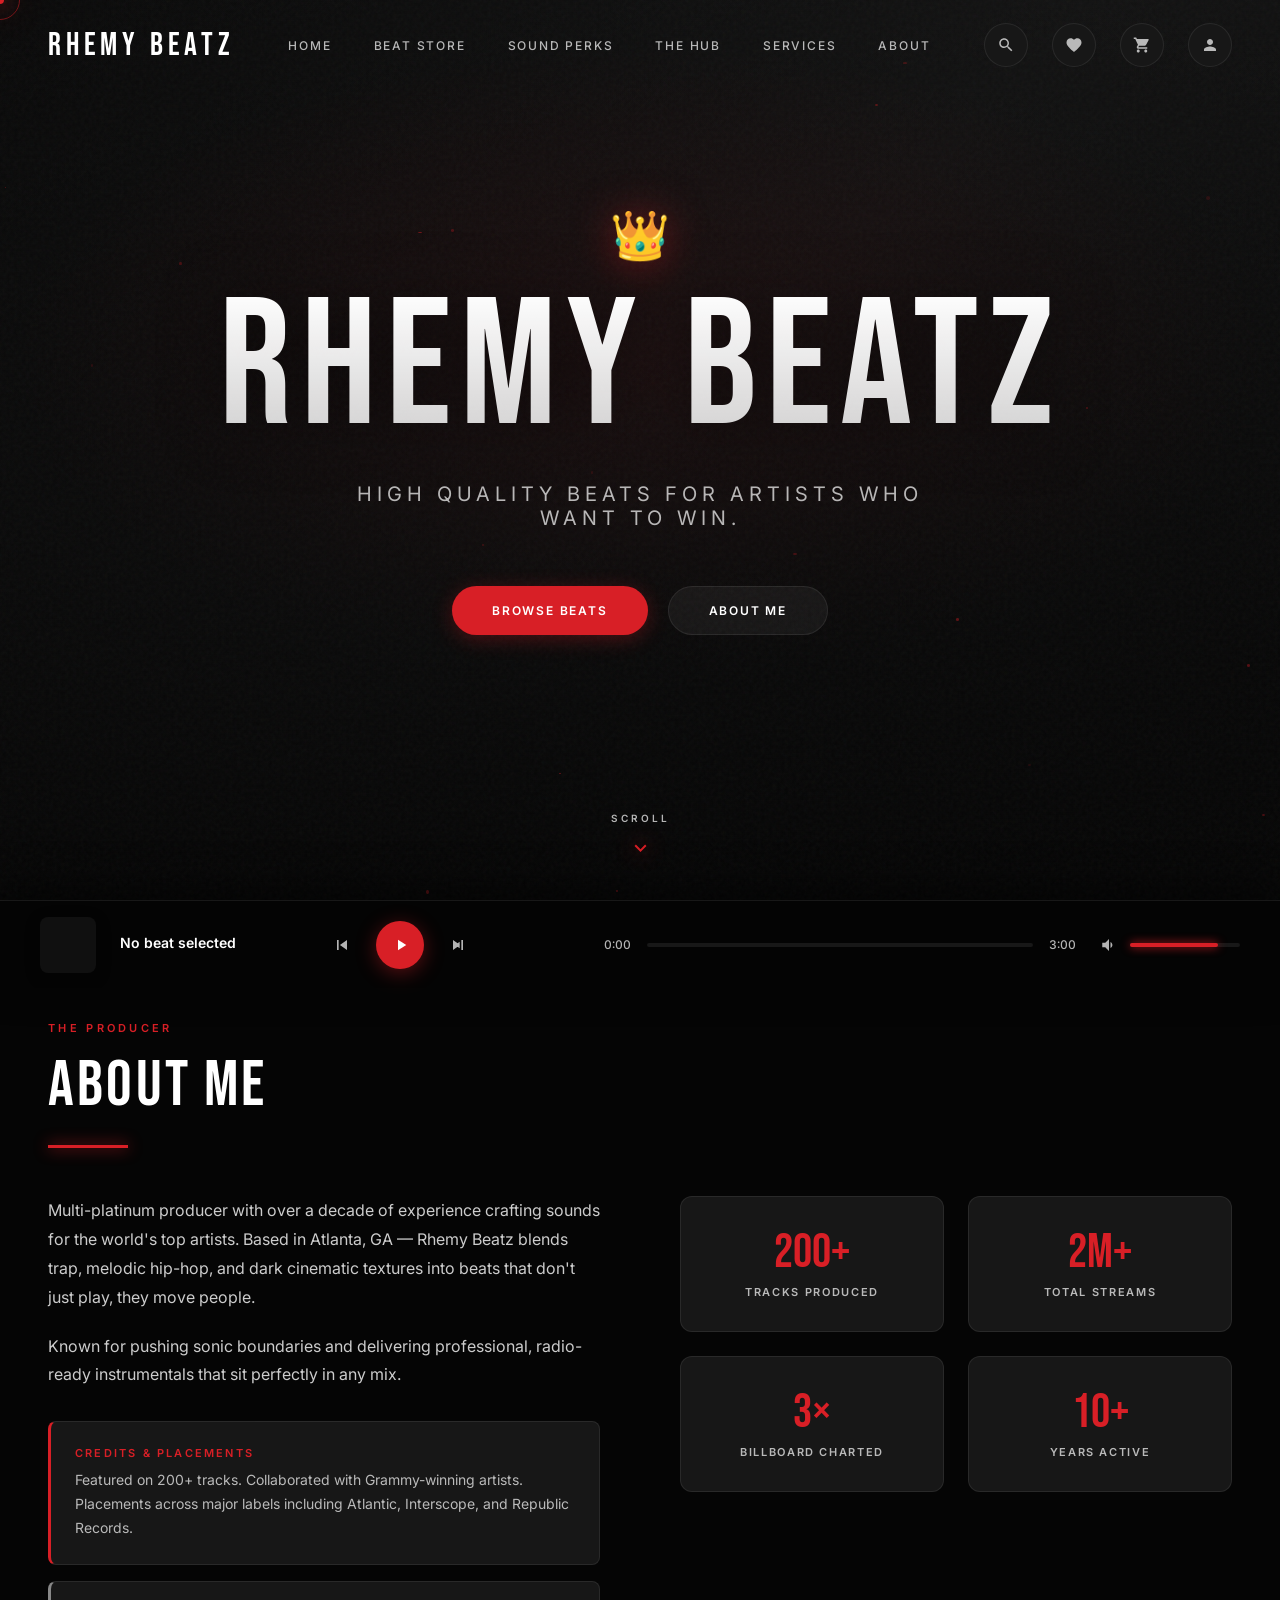
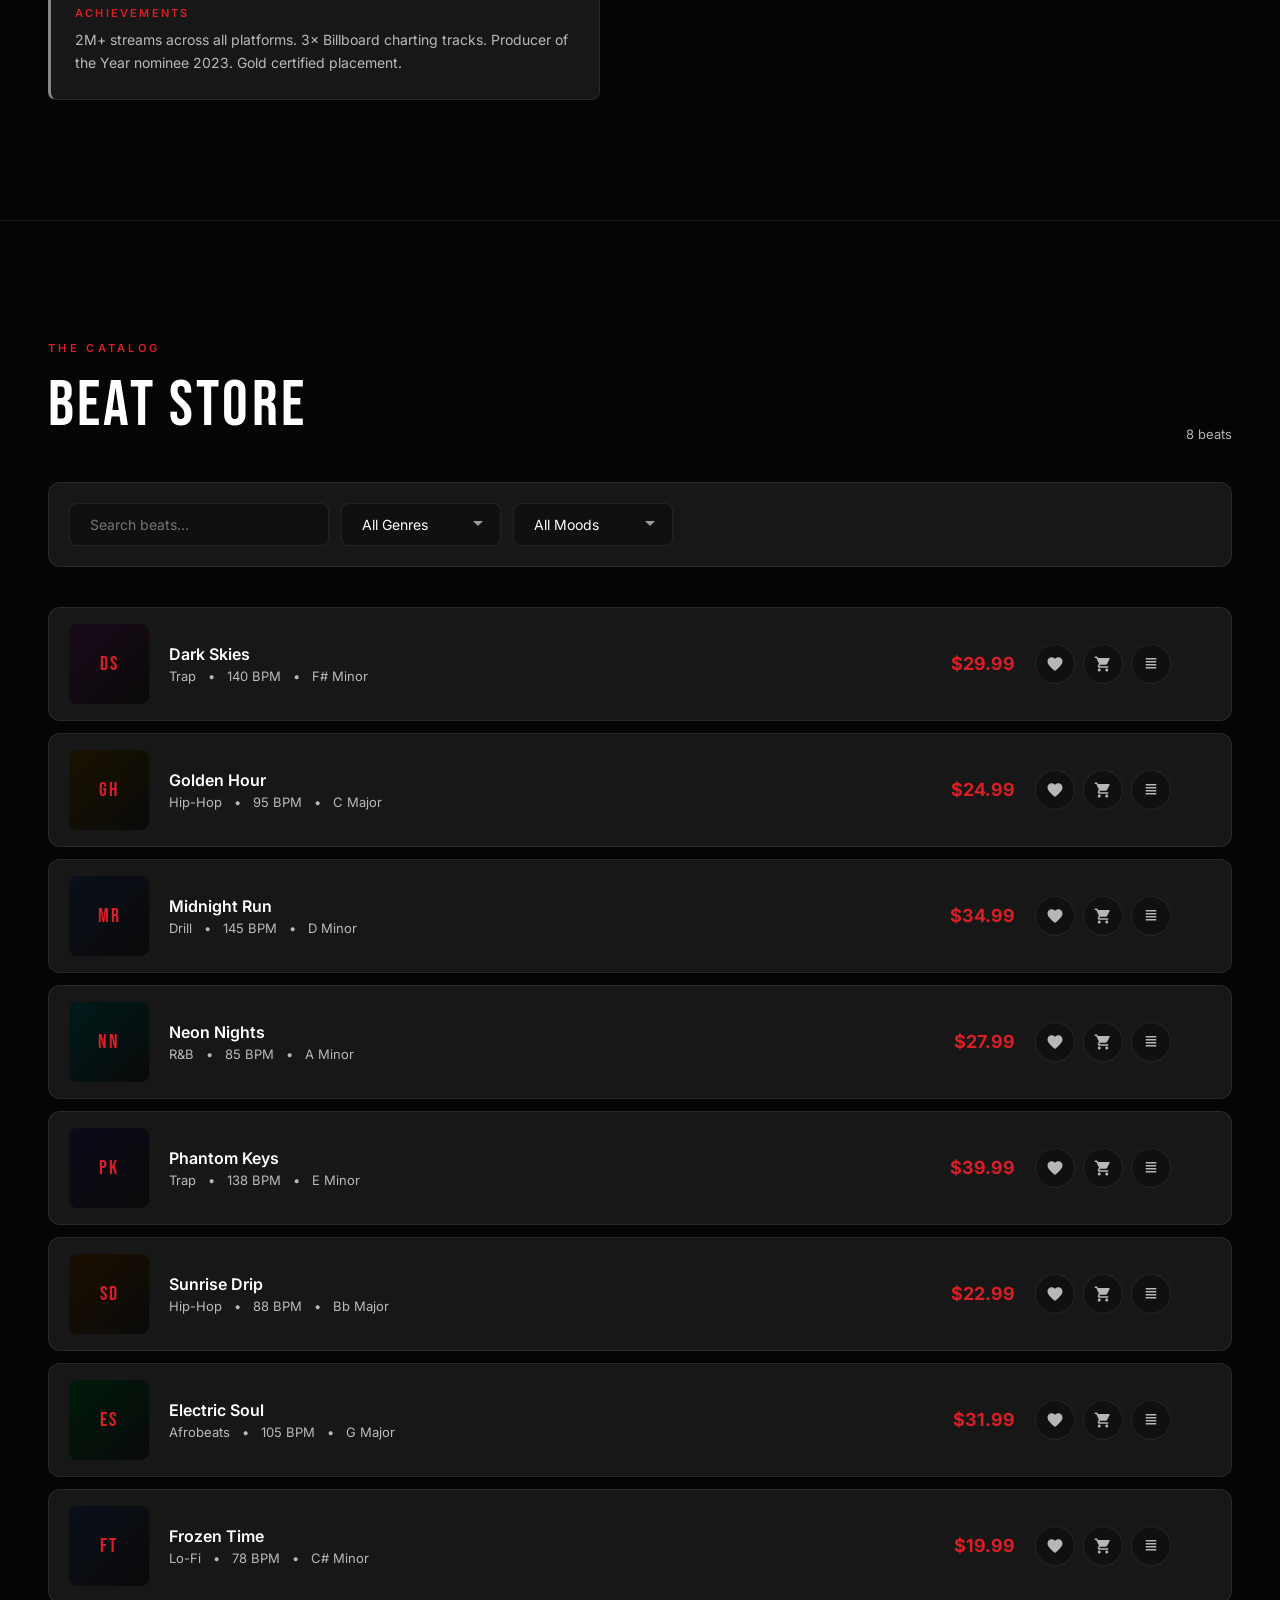
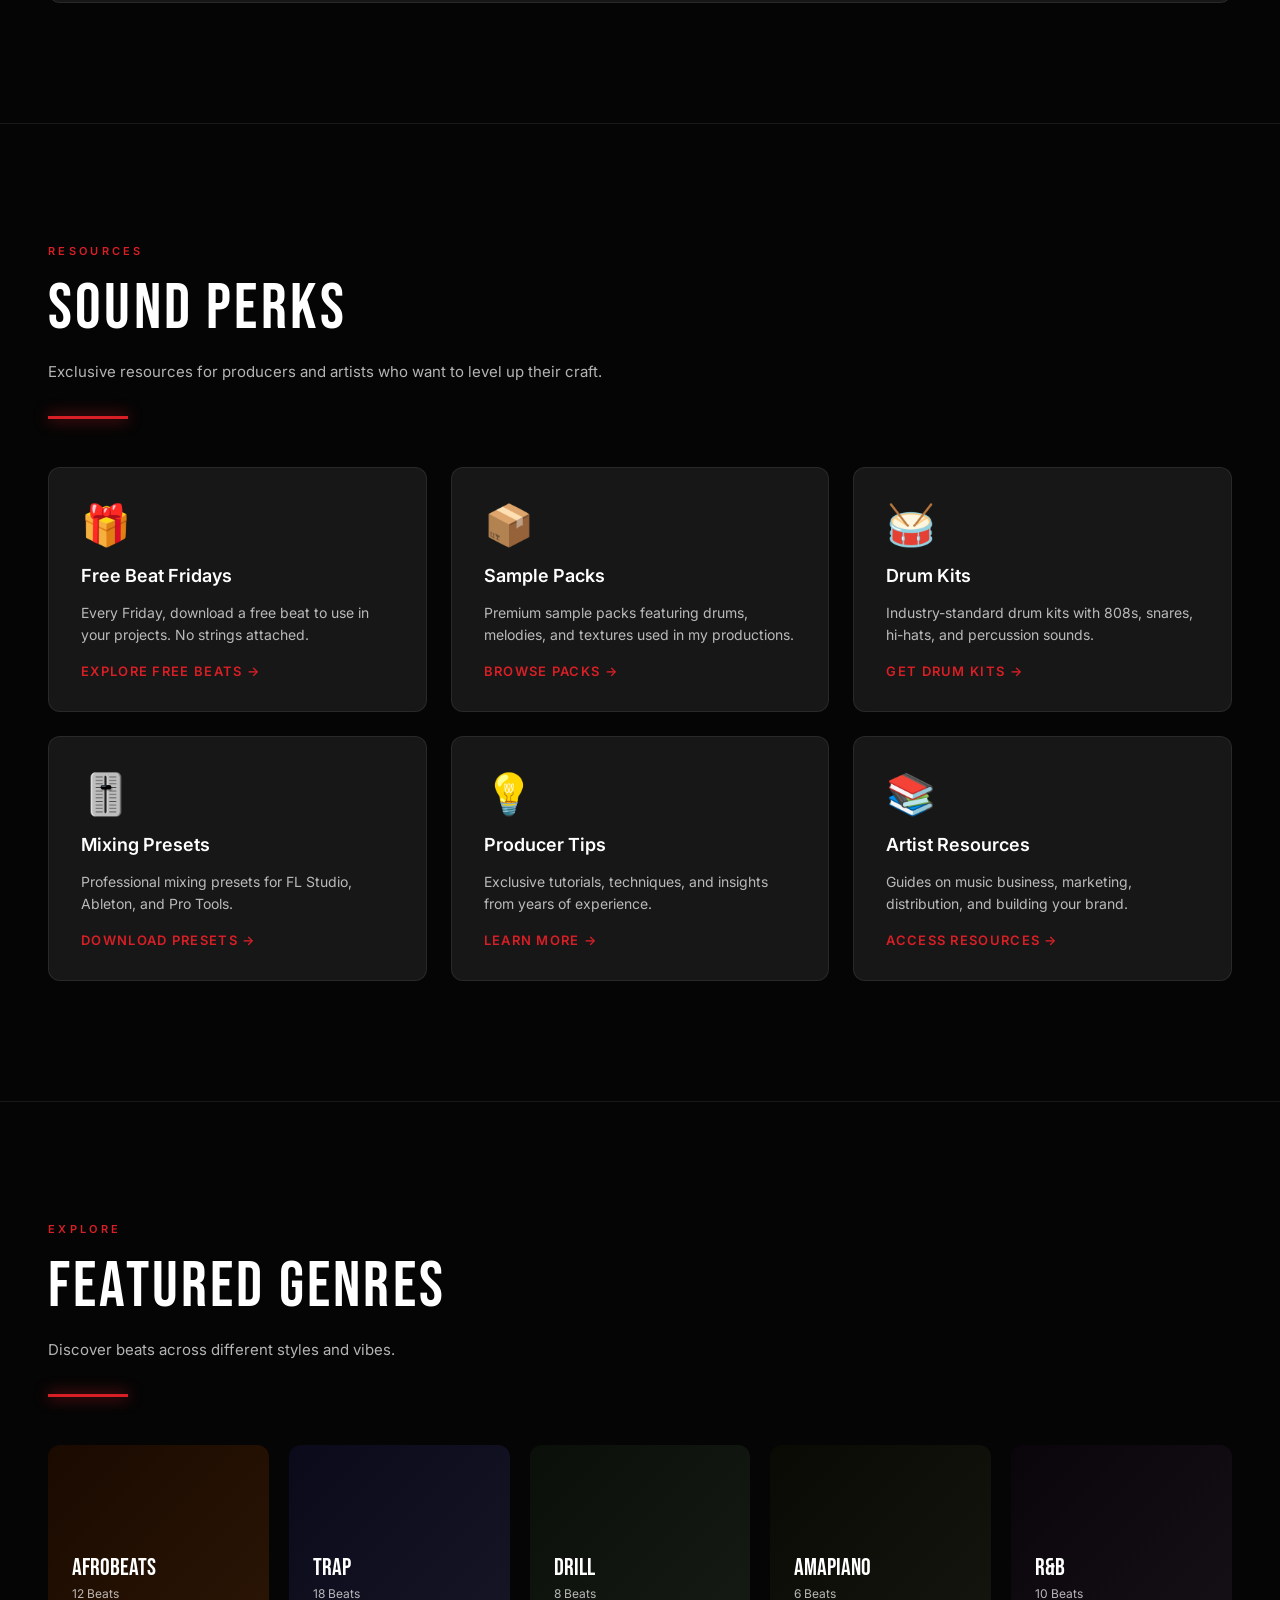
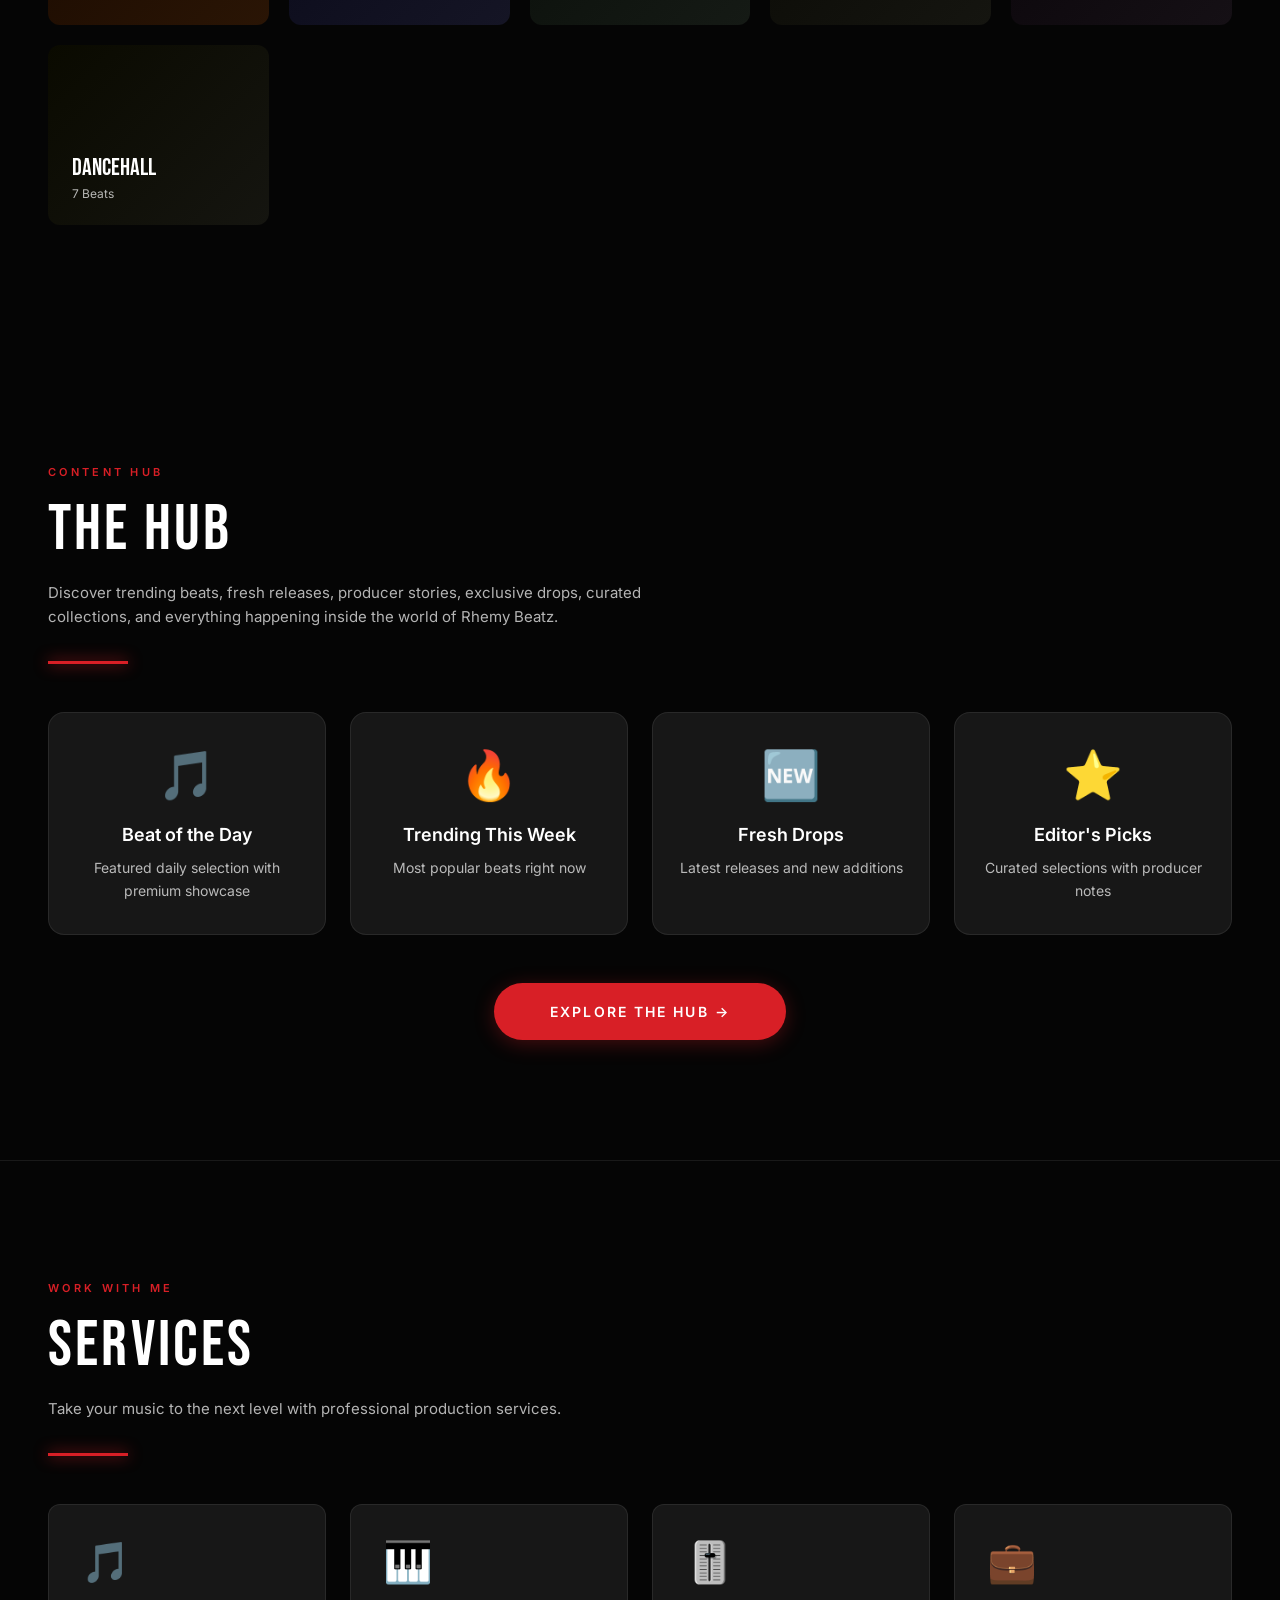
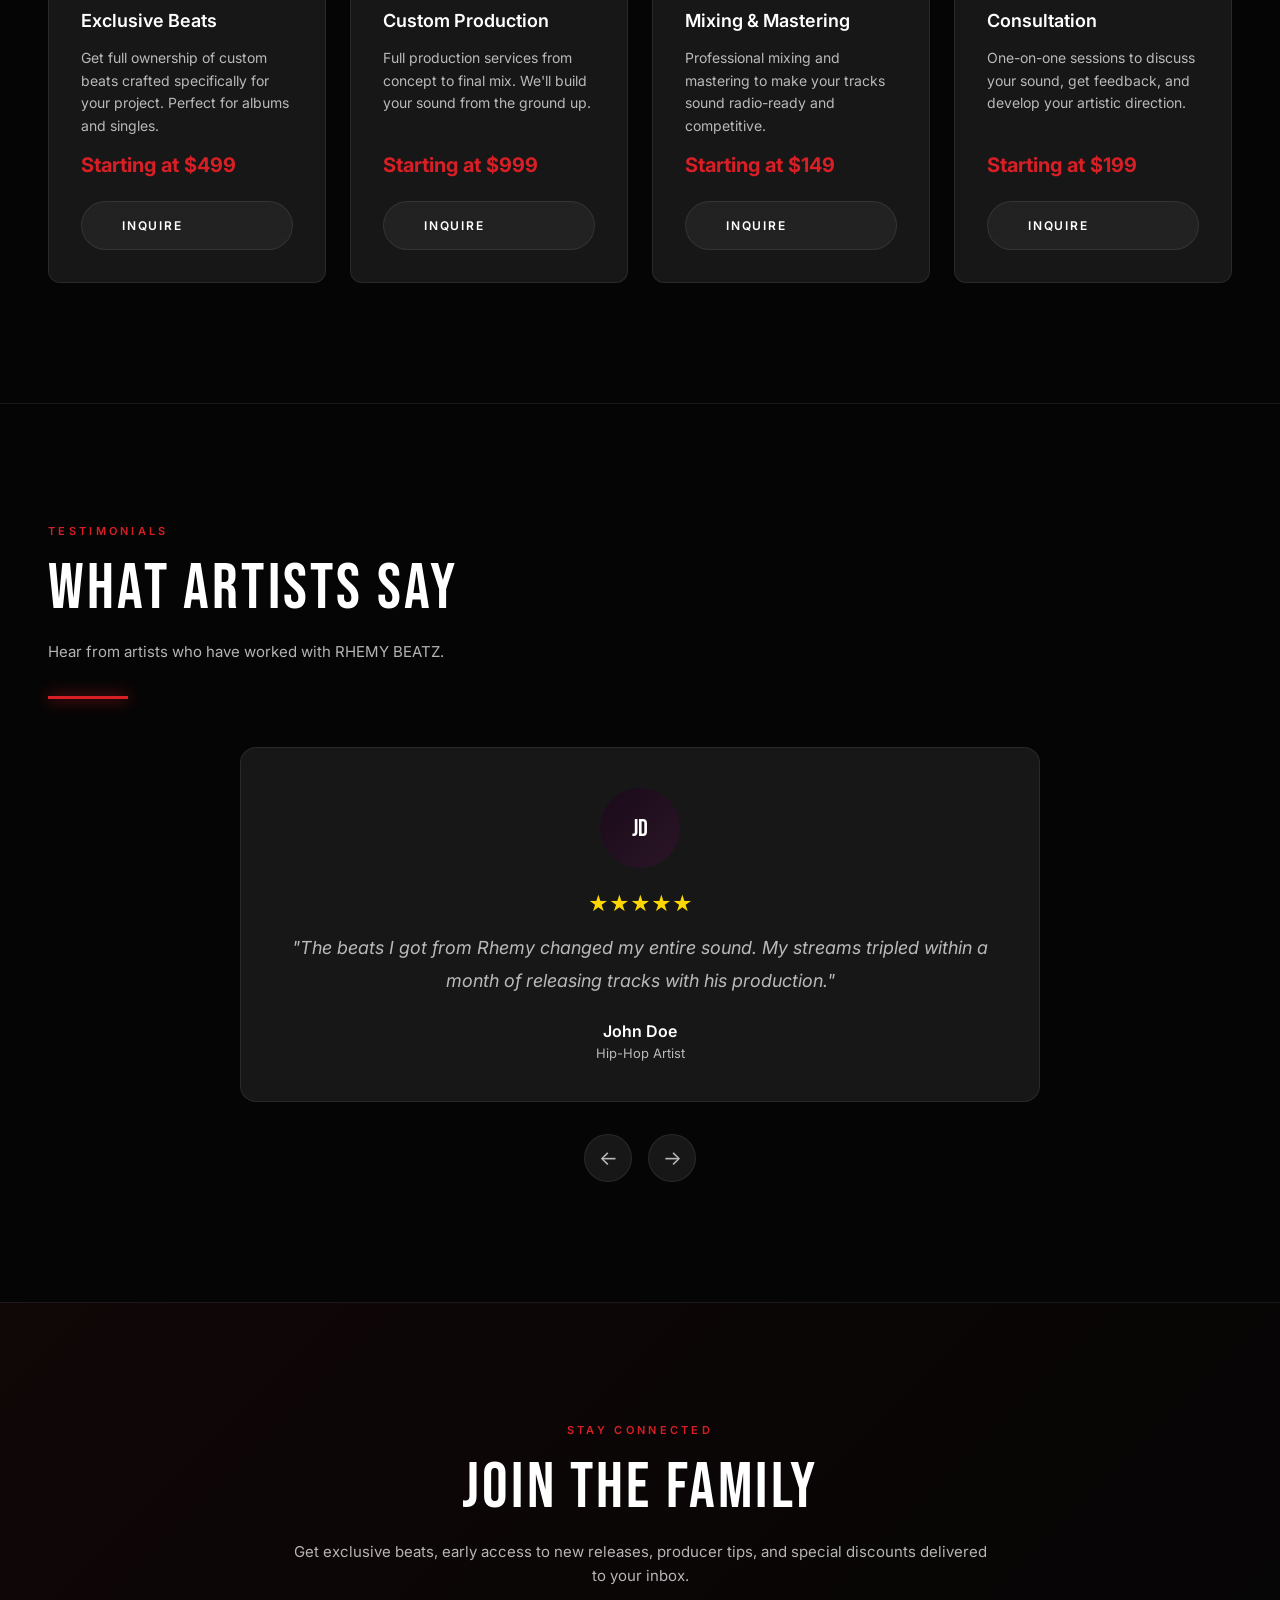
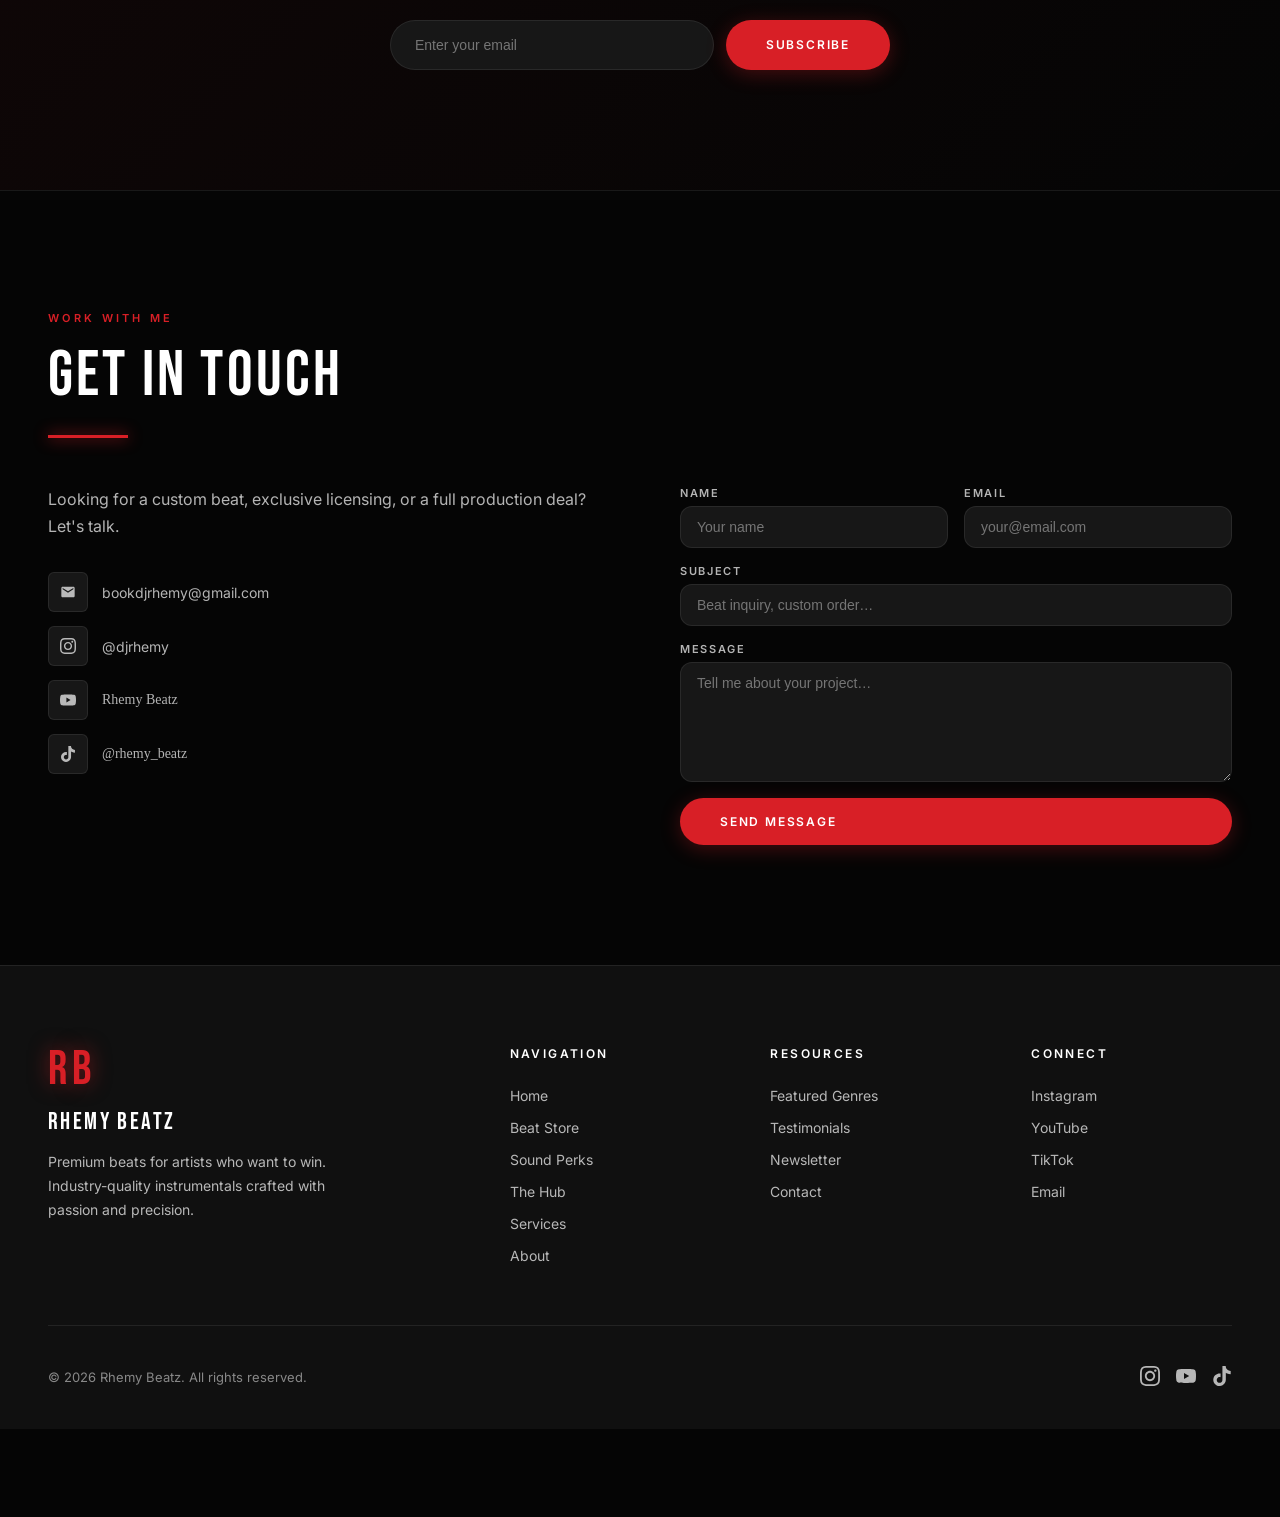
<file: index.html>
<!DOCTYPE html>
<html lang="en">
<head>
  <meta charset="UTF-8" />
  <meta name="viewport" content="width=device-width, initial-scale=1.0" />
  <title>Rhemy Beatz | Premium Beats</title>
  <meta name="description" content="High Quality Beats For Artists Who Want To Win. Premium instrumentals by Rhemy Beatz." />
  <link rel="stylesheet" href="styles.css" />
</head>
<body>

<!-- ═══════════════════════════════════════════ LOADING SCREEN ══ -->
<div class="loading-screen" id="loading-screen">
  <div class="loading-particles" id="loading-particles"></div>
  <div class="loading-noise"></div>
  <div class="loading-vignette"></div>
  <div class="loading-content">
    <div class="loading-wordmark">RHEMY BEATZ</div>
    <div class="loading-waveform" id="loading-waveform"></div>
  </div>
</div>

<!-- ═══════════════════════════════════════════ CUSTOM CURSOR ══ -->
<div class="cursor" id="cursor"></div>
<div class="cursor-ring" id="cursor-ring"></div>

<!-- ═══════════════════════════════════════════ NAV ══ -->
<nav id="nav">
  <a href="#hero" class="nav-logo">RHEMY BEATZ</a>
  <div class="nav-links">
    <a href="#hero">Home</a>
    <a href="#beats">Beat Store</a>
    <a href="#sound-perks">Sound Perks</a>
    <a href="hub.html">The Hub</a>
    <a href="#services">Services</a>
    <a href="#about">About</a>
  </div>
  <div class="nav-actions">
    <button class="nav-action-btn" title="Search">
      <svg viewBox="0 0 24 24"><path d="M15.5 14h-.79l-.28-.27C15.41 12.59 16 11.11 16 9.5 16 5.91 13.09 3 9.5 3S3 5.91 3 9.5 5.91 16 9.5 16c1.61 0 3.09-.59 4.23-1.57l.27.28v.79l5 4.99L20.49 19l-4.99-5zm-6 0C7.01 14 5 11.99 5 9.5S7.01 5 9.5 5 14 7.01 14 9.5 11.99 14 9.5 14z"/></svg>
    </button>
    <button class="nav-action-btn" title="Wishlist" onclick="window.location.href='wishlist.html'">
      <svg viewBox="0 0 24 24"><path d="M12 21.35l-1.45-1.32C5.4 15.36 2 12.28 2 8.5 2 5.42 4.42 3 7.5 3c1.74 0 3.41.81 4.5 2.09C13.09 3.81 14.76 3 16.5 3 19.58 3 22 5.42 22 8.5c0 3.78-3.4 6.86-8.55 11.54L12 21.35z"/></svg>
    </button>
    <button class="nav-action-btn" title="Cart">
      <svg viewBox="0 0 24 24"><path d="M7 18c-1.1 0-1.99.9-1.99 2S5.9 22 7 22s2-.9 2-2-.9-2-2-2zM1 2v2h2l3.6 7.59-1.35 2.45c-.16.28-.25.61-.25.96 0 1.1.9 2 2 2h12v-2H7.42c-.14 0-.25-.11-.25-.25l.03-.12.9-1.63h7.45c.75 0 1.41-.41 1.75-1.03l3.58-6.49c.08-.14.12-.31.12-.48 0-.55-.45-1-1-1H5.21l-.94-2H1zm16 16c-1.1 0-1.99.9-1.99 2s.89 2 1.99 2 2-.9 2-2-.9-2-2-2z"/></svg>
    </button>
    <a href="signup.html" class="nav-action-btn" title="Profile">
      <svg viewBox="0 0 24 24"><path d="M12 12c2.21 0 4-1.79 4-4s-1.79-4-4-4-4 1.79-4 4 1.79 4 4 4zm0 2c-2.67 0-8 1.34-8 4v2h16v-2c0-2.66-5.33-4-8-4z"/></svg>
    </a>
    <button class="mobile-menu-btn" id="mobile-menu-btn" aria-label="Open menu" aria-expanded="false">
      <span class="hamburger-line"></span>
      <span class="hamburger-line"></span>
      <span class="hamburger-line"></span>
    </button>
  </div>
</nav>

<!-- ═══════════════════════════════════════════ MOBILE MENU ══ -->
<div class="mobile-menu" id="mobile-menu" aria-hidden="true">
  <div class="mobile-menu-overlay" id="mobile-menu-overlay"></div>
  <div class="mobile-menu-panel">
    <div class="mobile-menu-header">
      <div class="mobile-menu-logo">RHEMY BEATZ</div>
      <button class="mobile-menu-close" id="mobile-menu-close" aria-label="Close menu">
        <span class="hamburger-line"></span>
        <span class="hamburger-line"></span>
      </button>
    </div>
    <div class="mobile-menu-content">
      <nav class="mobile-menu-nav">
        <a href="#hero" class="mobile-menu-link" data-delay="0">Home</a>
        <a href="#beats" class="mobile-menu-link" data-delay="50">Beat Store</a>
        <a href="#sound-perks" class="mobile-menu-link" data-delay="100">Sound Perks</a>
        <a href="hub.html" class="mobile-menu-link" data-delay="150">The Hub</a>
        <a href="#services" class="mobile-menu-link" data-delay="200">Services</a>
        <a href="#about" class="mobile-menu-link" data-delay="250">About</a>
      </nav>
      <div class="mobile-menu-divider"></div>
      <div class="mobile-menu-actions">
        <a href="#" class="mobile-menu-action" data-delay="350">
          <svg viewBox="0 0 24 24"><path d="M15.5 14h-.79l-.28-.27C15.41 12.59 16 11.11 16 9.5 16 5.91 13.09 3 9.5 3S3 5.91 3 9.5 5.91 16 9.5 16c1.61 0 3.09-.59 4.23-1.57l.27.28v.79l5 4.99L20.49 19l-4.99-5zm-6 0C7.01 14 5 11.99 5 9.5S7.01 5 9.5 5 14 7.01 14 9.5 11.99 14 9.5 14z"/></svg>
          Search
        </a>
        <a href="wishlist.html" class="mobile-menu-action" data-delay="400">
          <svg viewBox="0 0 24 24"><path d="M12 21.35l-1.45-1.32C5.4 15.36 2 12.28 2 8.5 2 5.42 4.42 3 7.5 3c1.74 0 3.41.81 4.5 2.09C13.09 3.81 14.76 3 16.5 3 19.58 3 22 5.42 22 8.5c0 3.78-3.4 6.86-8.55 11.54L12 21.35z"/></svg>
          Wishlist
        </a>
        <a href="#" class="mobile-menu-action" data-delay="450">
          <svg viewBox="0 0 24 24"><path d="M7 18c-1.1 0-1.99.9-1.99 2S5.9 22 7 22s2-.9 2-2-.9-2-2-2zM1 2v2h2l3.6 7.59-1.35 2.45c-.16.28-.25.61-.25.96 0 1.1.9 2 2 2h12v-2H7.42c-.14 0-.25-.11-.25-.25l.03-.12.9-1.63h7.45c.75 0 1.41-.41 1.75-1.03l3.58-6.49c.08-.14.12-.31.12-.48 0-.55-.45-1-1-1H5.21l-.94-2H1zm16 16c-1.1 0-1.99.9-1.99 2s.89 2 1.99 2 2-.9 2-2-.9-2-2-2z"/></svg>
          Cart
        </a>
        <a href="signup.html" class="mobile-menu-action" data-delay="500">
          <svg viewBox="0 0 24 24"><path d="M12 12c2.21 0 4-1.79 4-4s-1.79-4-4-4-4 1.79-4 4 1.79 4 4 4zm0 2c-2.67 0-8 1.34-8 4v2h16v-2c0-2.66-5.33-4-8-4z"/></svg>
          Profile
        </a>
      </div>
      <div class="mobile-menu-now-playing" id="mobile-menu-now-playing">
        <div class="mobile-menu-np-art" id="mobile-menu-np-art">
          <span id="mobile-menu-np-initials"></span>
        </div>
        <div class="mobile-menu-np-info">
          <div class="mobile-menu-np-title" id="mobile-menu-np-title">No beat playing</div>
          <div class="mobile-menu-np-genre" id="mobile-menu-np-genre"></div>
        </div>
        <button class="mobile-menu-np-play" id="mobile-menu-np-play">
          <svg class="icon-play" viewBox="0 0 24 24"><path d="M8 5v14l11-7z"/></svg>
          <svg class="icon-pause" viewBox="0 0 24 24"><path d="M6 19h4V5H6v14zm8-14v14h4V5h-4z"/></svg>
        </button>
      </div>
    </div>
  </div>
</div>

<!-- ═══════════════════════════════════════════ HERO ══ -->
<section id="hero">
  <div class="hero-bg" id="hero-bg"></div>
  <div class="hero-overlay"></div>
  <div class="hero-noise"></div>
  <div class="hero-particles" id="hero-particles"></div>
  <div class="hero-content">
    <div class="hero-crown">👑</div>
    <h1 class="hero-name" id="hero-name">RHEMY BEATZ</h1>
    <p class="hero-tagline" id="hero-tagline">High Quality Beats For Artists Who Want To Win.</p>
    <div class="hero-cta">
      <a href="#beats" class="btn btn-primary">Browse Beats</a>
      <a href="#about" class="btn btn-outline">About Me</a>
    </div>
  </div>
  <div class="scroll-indicator" id="scroll-indicator">
    <div class="scroll-text">SCROLL</div>
    <div class="scroll-arrow">
      <svg viewBox="0 0 24 24"><path d="M7.41 8.59L12 13.17l4.59-4.58L18 10l-6 6-6-6 1.41-1.41z"/></svg>
    </div>
  </div>
</section>

<!-- ═══════════════════════════════════════════ ABOUT ══ -->
<section id="about">
  <div class="section-label">The Producer</div>
  <h2 class="section-title">About Me</h2>
  <div class="section-divider"></div>
  <div class="about-grid">
    <div>
      <div class="about-bio">
        <p id="about-bio-1"></p>
        <p id="about-bio-2"></p>
      </div>
      <div class="credits-block" style="margin-top:32px">
        <h4>Credits &amp; Placements</h4>
        <p id="credits-text"></p>
      </div>
      <div class="credits-block" style="margin-top:16px; border-left-color: #888">
        <h4>Achievements</h4>
        <p id="achievements-text"></p>
      </div>
    </div>
    <div>
      <div id="about-stats" class="about-stats"></div>
    </div>
  </div>
</section>

<!-- ═══════════════════════════════════════════ BEATS ══ -->
<section id="beats">
  <div class="beats-header">
    <div>
      <div class="section-label">The Catalog</div>
      <h2 class="section-title">Beat Store</h2>
    </div>
    <span class="filter-count" id="beat-count"></span>
  </div>

  <div class="filters">
    <input type="search" class="filter-input" id="filter-search" placeholder="Search beats…" autocomplete="off" />
    <select class="filter-select" id="filter-genre">
      <option value="">All Genres</option>
    </select>
    <select class="filter-select" id="filter-mood">
      <option value="">All Moods</option>
    </select>
  </div>

  <div class="beats-list" id="beats-grid"></div>
</section>

<!-- ═══════════════════════════════════════════ SOUND PERKS ══ -->
<section id="sound-perks">
  <div class="section-label">Resources</div>
  <h2 class="section-title">Sound Perks</h2>
  <p class="section-subtitle">Exclusive resources for producers and artists who want to level up their craft.</p>
  <div class="section-divider"></div>
  <div class="perks-grid">
    <div class="perk-card">
      <div class="perk-icon">🎁</div>
      <h3 class="perk-title">Free Beat Fridays</h3>
      <p class="perk-desc">Every Friday, download a free beat to use in your projects. No strings attached.</p>
      <a href="#beats" class="perk-link">Explore Free Beats →</a>
    </div>
    <div class="perk-card">
      <div class="perk-icon">📦</div>
      <h3 class="perk-title">Sample Packs</h3>
      <p class="perk-desc">Premium sample packs featuring drums, melodies, and textures used in my productions.</p>
      <a href="#" class="perk-link">Browse Packs →</a>
    </div>
    <div class="perk-card">
      <div class="perk-icon">🥁</div>
      <h3 class="perk-title">Drum Kits</h3>
      <p class="perk-desc">Industry-standard drum kits with 808s, snares, hi-hats, and percussion sounds.</p>
      <a href="#" class="perk-link">Get Drum Kits →</a>
    </div>
    <div class="perk-card">
      <div class="perk-icon">🎚️</div>
      <h3 class="perk-title">Mixing Presets</h3>
      <p class="perk-desc">Professional mixing presets for FL Studio, Ableton, and Pro Tools.</p>
      <a href="#" class="perk-link">Download Presets →</a>
    </div>
    <div class="perk-card">
      <div class="perk-icon">💡</div>
      <h3 class="perk-title">Producer Tips</h3>
      <p class="perk-desc">Exclusive tutorials, techniques, and insights from years of experience.</p>
      <a href="#the-hub" class="perk-link">Learn More →</a>
    </div>
    <div class="perk-card">
      <div class="perk-icon">📚</div>
      <h3 class="perk-title">Artist Resources</h3>
      <p class="perk-desc">Guides on music business, marketing, distribution, and building your brand.</p>
      <a href="#the-hub" class="perk-link">Access Resources →</a>
    </div>
  </div>
</section>

<!-- ═══════════════════════════════════════════ FEATURED GENRES ══ -->
<section id="featured-genres">
  <div class="section-label">Explore</div>
  <h2 class="section-title">Featured Genres</h2>
  <p class="section-subtitle">Discover beats across different styles and vibes.</p>
  <div class="section-divider"></div>
  <div class="genres-grid">
    <a href="#beats" class="genre-card" data-genre="Afrobeats">
      <div class="genre-bg" style="background: linear-gradient(135deg, #1a0a00 0%, #2a1505 100%)"></div>
      <div class="genre-content">
        <h3 class="genre-name">Afrobeats</h3>
        <p class="genre-count">12 Beats</p>
      </div>
    </a>
    <a href="#beats" class="genre-card" data-genre="Trap">
      <div class="genre-bg" style="background: linear-gradient(135deg, #0a0a1a 0%, #151525 100%)"></div>
      <div class="genre-content">
        <h3 class="genre-name">Trap</h3>
        <p class="genre-count">18 Beats</p>
      </div>
    </a>
    <a href="#beats" class="genre-card" data-genre="Drill">
      <div class="genre-bg" style="background: linear-gradient(135deg, #0a0f0a 0%, #151a15 100%)"></div>
      <div class="genre-content">
        <h3 class="genre-name">Drill</h3>
        <p class="genre-count">8 Beats</p>
      </div>
    </a>
    <a href="#beats" class="genre-card" data-genre="Amapiano">
      <div class="genre-bg" style="background: linear-gradient(135deg, #0a0a05 0%, #151510 100%)"></div>
      <div class="genre-content">
        <h3 class="genre-name">Amapiano</h3>
        <p class="genre-count">6 Beats</p>
      </div>
    </a>
    <a href="#beats" class="genre-card" data-genre="R&B">
      <div class="genre-bg" style="background: linear-gradient(135deg, #0a050a 0%, #151015 100%)"></div>
      <div class="genre-content">
        <h3 class="genre-name">R&B</h3>
        <p class="genre-count">10 Beats</p>
      </div>
    </a>
    <a href="#beats" class="genre-card" data-genre="Dancehall">
      <div class="genre-bg" style="background: linear-gradient(135deg, #0a0a00 0%, #151510 100%)"></div>
      <div class="genre-content">
        <h3 class="genre-name">Dancehall</h3>
        <p class="genre-count">7 Beats</p>
      </div>
    </a>
  </div>
</section>

<!-- ═══════════════════════════════════════════ THE HUB PREVIEW ══ -->
<section id="the-hub-preview">
  <div class="section-label">Content Hub</div>
  <h2 class="section-title">THE HUB</h2>
  <p class="section-subtitle">Discover trending beats, fresh releases, producer stories, exclusive drops, curated collections, and everything happening inside the world of Rhemy Beatz.</p>
  <div class="section-divider"></div>
  <div class="hub-preview-content">
    <div class="hub-preview-card">
      <div class="hub-preview-icon">🎵</div>
      <h3 class="hub-preview-title">Beat of the Day</h3>
      <p class="hub-preview-desc">Featured daily selection with premium showcase</p>
    </div>
    <div class="hub-preview-card">
      <div class="hub-preview-icon">🔥</div>
      <h3 class="hub-preview-title">Trending This Week</h3>
      <p class="hub-preview-desc">Most popular beats right now</p>
    </div>
    <div class="hub-preview-card">
      <div class="hub-preview-icon">🆕</div>
      <h3 class="hub-preview-title">Fresh Drops</h3>
      <p class="hub-preview-desc">Latest releases and new additions</p>
    </div>
    <div class="hub-preview-card">
      <div class="hub-preview-icon">⭐</div>
      <h3 class="hub-preview-title">Editor's Picks</h3>
      <p class="hub-preview-desc">Curated selections with producer notes</p>
    </div>
  </div>
  <div class="hub-preview-cta">
    <a href="hub.html" class="btn btn-primary btn-large">Explore The Hub →</a>
  </div>
</section>

<!-- ═══════════════════════════════════════════ SERVICES ══ -->
<section id="services">
  <div class="section-label">Work With Me</div>
  <h2 class="section-title">Services</h2>
  <p class="section-subtitle">Take your music to the next level with professional production services.</p>
  <div class="section-divider"></div>
  <div class="services-grid">
    <div class="service-card">
      <div class="service-icon">🎵</div>
      <h3 class="service-title">Exclusive Beats</h3>
      <p class="service-desc">Get full ownership of custom beats crafted specifically for your project. Perfect for albums and singles.</p>
      <div class="service-price">Starting at $499</div>
      <a href="#contact" class="btn btn-outline">Inquire</a>
    </div>
    <div class="service-card">
      <div class="service-icon">🎹</div>
      <h3 class="service-title">Custom Production</h3>
      <p class="service-desc">Full production services from concept to final mix. We'll build your sound from the ground up.</p>
      <div class="service-price">Starting at $999</div>
      <a href="#contact" class="btn btn-outline">Inquire</a>
    </div>
    <div class="service-card">
      <div class="service-icon">🎚️</div>
      <h3 class="service-title">Mixing & Mastering</h3>
      <p class="service-desc">Professional mixing and mastering to make your tracks sound radio-ready and competitive.</p>
      <div class="service-price">Starting at $149</div>
      <a href="#contact" class="btn btn-outline">Inquire</a>
    </div>
    <div class="service-card">
      <div class="service-icon">💼</div>
      <h3 class="service-title">Consultation</h3>
      <p class="service-desc">One-on-one sessions to discuss your sound, get feedback, and develop your artistic direction.</p>
      <div class="service-price">Starting at $199</div>
      <a href="#contact" class="btn btn-outline">Inquire</a>
    </div>
  </div>
</section>

<!-- ═══════════════════════════════════════════ TESTIMONIALS ══ -->
<section id="testimonials">
  <div class="section-label">Testimonials</div>
  <h2 class="section-title">What Artists Say</h2>
  <p class="section-subtitle">Hear from artists who have worked with RHEMY BEATZ.</p>
  <div class="section-divider"></div>
  <div class="testimonials-carousel">
    <div class="testimonial-card active">
      <div class="testimonial-avatar" style="background: linear-gradient(135deg, #1a0a1a 0%, #2a1525 100%)">JD</div>
      <div class="testimonial-content">
        <div class="testimonial-rating">★★★★★</div>
        <p class="testimonial-quote">"The beats I got from Rhemy changed my entire sound. My streams tripled within a month of releasing tracks with his production."</p>
        <div class="testimonial-author">John Doe</div>
        <div class="testimonial-role">Hip-Hop Artist</div>
      </div>
    </div>
    <div class="testimonial-card">
      <div class="testimonial-avatar" style="background: linear-gradient(135deg, #0a1a0a 0%, #152515 100%)">SM</div>
      <div class="testimonial-content">
        <div class="testimonial-rating">★★★★★</div>
        <p class="testimonial-quote">"Professional, responsive, and incredibly talented. The exclusive beat I purchased became my breakout single."</p>
        <div class="testimonial-author">Sarah Mitchell</div>
        <div class="testimonial-role">R&B Artist</div>
      </div>
    </div>
    <div class="testimonial-card">
      <div class="testimonial-avatar" style="background: linear-gradient(135deg, #1a1a0a 0%, #252515 100%)">MK</div>
      <div class="testimonial-content">
        <div class="testimonial-rating">★★★★★</div>
        <p class="testimonial-quote">"Been working with Rhemy for 2 years now. Consistent quality, fair pricing, and always delivers on time."</p>
        <div class="testimonial-author">Mike King</div>
        <div class="testimonial-role">Trap Artist</div>
      </div>
    </div>
  </div>
  <div class="testimonial-nav">
    <button class="testimonial-nav-btn" onclick="prevTestimonial()">←</button>
    <button class="testimonial-nav-btn" onclick="nextTestimonial()">→</button>
  </div>
</section>

<!-- ═══════════════════════════════════════════ NEWSLETTER ══ -->
<section id="newsletter">
  <div class="newsletter-content">
    <div class="newsletter-text">
      <div class="section-label">Stay Connected</div>
      <h2 class="section-title">Join The Family</h2>
      <p class="newsletter-subtitle">Get exclusive beats, early access to new releases, producer tips, and special discounts delivered to your inbox.</p>
    </div>
    <form class="newsletter-form" id="newsletter-form">
      <input type="email" class="newsletter-input" placeholder="Enter your email" required />
      <button type="submit" class="btn btn-primary">Subscribe</button>
    </form>
    <div class="newsletter-success" id="newsletter-success">
      ✓ Welcome to the family! Check your inbox for a special welcome gift.
    </div>
  </div>
</section>

<!-- ═══════════════════════════════════════════ CONTACT ══ -->
<section id="contact">
  <div class="section-label">Work With Me</div>
  <h2 class="section-title">Get In Touch</h2>
  <div class="section-divider"></div>
  <div class="contact-grid">
    <div class="contact-info">
      <p class="contact-tagline">Looking for a custom beat, exclusive licensing, or a full production deal? Let's talk.</p>
      <div class="contact-links">
        <a href="mailto: bookdjrhemy@gmail.com" class="contact-link">
          <span class="contact-link-icon">
            <svg viewBox="0 0 24 24"><path d="M20 4H4c-1.1 0-1.99.9-1.99 2L2 18c0 1.1.9 2 2 2h16c1.1 0 2-.9 2-2V6c0-1.1-.9-2-2-2zm0 4l-8 5-8-5V6l8 5 8-5v2z"/></svg>
          </span>
          bookdjrhemy@gmail.com
        </a>
        <a href="https://djrhemy" target="_blank" class="contact-link">
          <span class="contact-link-icon">
            <svg viewBox="0 0 24 24"><path d="M12 2.163c3.204 0 3.584.012 4.85.07 3.252.148 4.771 1.691 4.919 4.919.058 1.265.069 1.645.069 4.849 0 3.205-.012 3.584-.069 4.849-.149 3.225-1.664 4.771-4.919 4.919-1.266.058-1.644.07-4.85.07-3.204 0-3.584-.012-4.849-.07-3.26-.149-4.771-1.699-4.919-4.92-.058-1.265-.07-1.644-.07-4.849 0-3.204.013-3.583.07-4.849.149-3.227 1.664-4.771 4.919-4.919 1.266-.057 1.645-.069 4.849-.069zm0-2.163c-3.259 0-3.667.014-4.947.072-4.358.2-6.78 2.618-6.98 6.98-.059 1.281-.073 1.689-.073 4.948 0 3.259.014 3.668.072 4.948.2 4.358 2.618 6.78 6.98 6.98 1.281.058 1.689.072 4.948.072 3.259 0 3.668-.014 4.948-.072 4.354-.2 6.782-2.618 6.979-6.98.059-1.28.073-1.689.073-4.948 0-3.259-.014-3.667-.072-4.947-.196-4.354-2.617-6.78-6.979-6.98-1.281-.059-1.69-.073-4.949-.073zm0 5.838c-3.403 0-6.162 2.759-6.162 6.162s2.759 6.163 6.162 6.163 6.162-2.759 6.162-6.163c0-3.403-2.759-6.162-6.162-6.162zm0 10.162c-2.209 0-4-1.79-4-4 0-2.209 1.791-4 4-4s4 1.791 4 4c0 2.21-1.791 4-4 4zm6.406-11.845c-.796 0-1.441.645-1.441 1.44s.645 1.44 1.441 1.44c.795 0 1.439-.645 1.439-1.44s-.644-1.44-1.439-1.44z"/></svg>
          </span>
          @djrhemy
        </a>
        <a href="https://youtube.com" target="_Rhemy Beatz" class="contact-link">
          <span class="contact-link-icon" style="font-family: 'Georgia', serif;">
            <svg viewBox="0 0 24 24"><path d="M23.495 6.205a3.007 3.007 0 0 0-2.088-2.088c-1.87-.501-9.396-.501-9.396-.501s-7.507-.01-9.396.501A3.007 3.007 0 0 0 .527 6.205a31.247 31.247 0 0 0-.522 5.805 31.247 31.247 0 0 0 .522 5.783 3.007 3.007 0 0 0 2.088 2.088c1.868.502 9.396.502 9.396.502s7.506 0 9.396-.502a3.007 3.007 0 0 0 2.088-2.088 31.247 31.247 0 0 0 .5-5.783 31.247 31.247 0 0 0-.5-5.805zM9.609 15.601V8.408l6.264 3.602z"/></svg>
          </span>
          <span style="font-family: 'Georgia', serif;">Rhemy Beatz</span>
        </a>
        <a href="https://tiktok.com" target="_rhemy_beatz" class="contact-link">
          <span class="contact-link-icon">
            <svg viewBox="0 0 24 24"><path d="M12.525.02c1.31-.02 2.61-.01 3.91-.02.08 1.53.63 3.09 1.75 4.17 1.12 1.11 2.7 1.62 4.24 1.79v4.03c-1.44-.05-2.89-.35-4.2-.97-.57-.26-1.1-.59-1.62-.93-.01 2.92.01 5.84-.02 8.75-.08 1.4-.54 2.79-1.35 3.94-1.31 1.92-3.58 3.17-5.91 3.21-1.43.08-2.86-.31-4.08-1.03-2.02-1.19-3.44-3.37-3.65-5.71-.02-.5-.03-1-.01-1.49.18-1.9 1.12-3.72 2.58-4.96 1.66-1.44 3.98-2.13 6.15-1.72.02 1.48-.04 2.96-.04 4.44-.99-.32-2.15-.23-3.02.37-.63.41-1.11 1.04-1.36 1.75-.21.51-.15 1.07-.14 1.61.24 1.64 1.82 3.02 3.5 2.87 1.12-.01 2.19-.66 2.77-1.61.19-.33.4-.67.41-1.06.1-1.79.06-3.57.07-5.36.01-4.03-.01-8.05.02-12.07z"/></svg>
          </span>
          <span style="font-family: 'Georgia', serif;">@rhemy_beatz</span>
        </a>
      </div>
    </div>

    <div>
      <form class="contact-form" id="contact-form">
        <div class="form-row">
          <div class="form-field">
            <label class="form-label" for="f-name">Name</label>
            <input class="form-input" type="text" id="f-name" placeholder="Your name" required />
          </div>
          <div class="form-field">
            <label class="form-label" for="f-email">Email</label>
            <input class="form-input" type="email" id="f-email" placeholder="your@email.com" required />
          </div>
        </div>
        <div class="form-field">
          <label class="form-label" for="f-subject">Subject</label>
          <input class="form-input" type="text" id="f-subject" placeholder="Beat inquiry, custom order…" required />
        </div>
        <div class="form-field">
          <label class="form-label" for="f-message">Message</label>
          <textarea class="form-textarea" id="f-message" placeholder="Tell me about your project…" required></textarea>
        </div>
        <button type="submit" class="btn btn-primary" id="submit-btn">Send Message</button>
      </form>
      <div class="form-success" id="form-success">
        Message sent — I'll get back to you within 24 hours.
      </div>
    </div>
  </div>
</section>

<!-- ═══════════════════════════════════════════ FOOTER ══ -->
<footer>
  <div class="footer-content">
    <div class="footer-brand">
      <div class="footer-monogram">RB</div>
      <div class="footer-name">RHEMY BEATZ</div>
      <p>Premium beats for artists who want to win. Industry-quality instrumentals crafted with passion and precision.</p>
    </div>
    <div class="footer-section">
      <h4>Navigation</h4>
      <ul>
        <li><a href="#hero">Home</a></li>
        <li><a href="#beats">Beat Store</a></li>
        <li><a href="#sound-perks">Sound Perks</a></li>
        <li><a href="hub.html">The Hub</a></li>
        <li><a href="#services">Services</a></li>
        <li><a href="#about">About</a></li>
      </ul>
    </div>
    <div class="footer-section">
      <h4>Resources</h4>
      <ul>
        <li><a href="#featured-genres">Featured Genres</a></li>
        <li><a href="#testimonials">Testimonials</a></li>
        <li><a href="#newsletter">Newsletter</a></li>
        <li><a href="#contact">Contact</a></li>
      </ul>
    </div>
    <div class="footer-section">
      <h4>Connect</h4>
      <ul>
        <li><a href="https://instagram.com" target="_blank">Instagram</a></li>
        <li><a href="https://youtube.com" target="_blank">YouTube</a></li>
        <li><a href="https://tiktok.com" target="_blank">TikTok</a></li>
        <li><a href="mailto:bookdjrhemy@gmail.com">Email</a></li>
      </ul>
    </div>
  </div>
  <div class="footer-bottom">
    <p>&copy; 2026 Rhemy Beatz. All rights reserved.</p>
    <div class="footer-social">
      <a href="https://instagram.com" target="_blank" title="Instagram">
        <svg viewBox="0 0 24 24"><path d="M12 2.163c3.204 0 3.584.012 4.85.07 3.252.148 4.771 1.691 4.919 4.919.058 1.265.069 1.645.069 4.849 0 3.205-.012 3.584-.069 4.849-.149 3.225-1.664 4.771-4.919 4.919-1.266.058-1.644.07-4.85.07-3.204 0-3.584-.012-4.849-.07-3.26-.149-4.771-1.699-4.919-4.92-.058-1.265-.07-1.644-.07-4.849 0-3.204.013-3.583.07-4.849.149-3.227 1.664-4.771 4.919-4.919 1.266-.057 1.645-.069 4.849-.069zm0-2.163c-3.259 0-3.667.014-4.947.072-4.358.2-6.78 2.618-6.98 6.98-.059 1.281-.073 1.689-.073 4.948 0 3.259.014 3.668.072 4.948.2 4.358 2.618 6.78 6.98 6.98 1.281.058 1.689.072 4.948.072 3.259 0 3.668-.014 4.948-.072 4.354-.2 6.782-2.618 6.979-6.98.059-1.28.073-1.689.073-4.948 0-3.259-.014-3.667-.072-4.947-.196-4.354-2.617-6.78-6.979-6.98-1.281-.059-1.69-.073-4.949-.073zm0 5.838c-3.403 0-6.162 2.759-6.162 6.162s2.759 6.163 6.162 6.163 6.162-2.759 6.162-6.163c0-3.403-2.759-6.162-6.162-6.162zm0 10.162c-2.209 0-4-1.79-4-4 0-2.209 1.791-4 4-4s4 1.791 4 4c0 2.21-1.791 4-4 4zm6.406-11.845c-.796 0-1.441.645-1.441 1.44s.645 1.44 1.441 1.44c.795 0 1.439-.645 1.439-1.44s-.644-1.44-1.439-1.44z"/></svg>
      </a>
      <a href="https://youtube.com" target="_blank" title="YouTube">
        <svg viewBox="0 0 24 24"><path d="M23.495 6.205a3.007 3.007 0 0 0-2.088-2.088c-1.87-.501-9.396-.501-9.396-.501s-7.507-.01-9.396.501A3.007 3.007 0 0 0 .527 6.205a31.247 31.247 0 0 0-.522 5.805 31.247 31.247 0 0 0 .522 5.783 3.007 3.007 0 0 0 2.088 2.088c1.868.502 9.396.502 9.396.502s7.506 0 9.396-.502a3.007 3.007 0 0 0 2.088-2.088 31.247 31.247 0 0 0 .5-5.783 31.247 31.247 0 0 0-.5-5.805zM9.609 15.601V8.408l6.264 3.602z"/></svg>
      </a>
      <a href="https://tiktok.com" target="_blank" title="TikTok">
        <svg viewBox="0 0 24 24"><path d="M12.525.02c1.31-.02 2.61-.01 3.91-.02.08 1.53.63 3.09 1.75 4.17 1.12 1.11 2.7 1.62 4.24 1.79v4.03c-1.44-.05-2.89-.35-4.2-.97-.57-.26-1.1-.59-1.62-.93-.01 2.92.01 5.84-.02 8.75-.08 1.4-.54 2.79-1.35 3.94-1.31 1.92-3.58 3.17-5.91 3.21-1.43.08-2.86-.31-4.08-1.03-2.02-1.19-3.44-3.37-3.65-5.71-.02-.5-.03-1-.01-1.49.18-1.9 1.12-3.72 2.58-4.96 1.66-1.44 3.98-2.13 6.15-1.72.02 1.48-.04 2.96-.04 4.44-.99-.32-2.15-.23-3.02.37-.63.41-1.11 1.04-1.36 1.75-.21.51-.15 1.07-.14 1.61.24 1.64 1.82 3.02 3.5 2.87 1.12-.01 2.19-.66 2.77-1.61.19-.33.4-.67.41-1.06.1-1.79.06-3.57.07-5.36.01-4.03-.01-8.05.02-12.07z"/></svg>
      </a>
    </div>
  </div>
</footer>

<!-- ═══════════════════════════════════════════ BEAT MODAL ══ -->
<div class="modal-overlay" id="modal-overlay">
  <div class="modal" role="dialog" aria-modal="true">
    <div class="modal-inner">
      <div class="modal-art" id="modal-art">
        <div class="modal-art-placeholder" id="modal-art-initials"></div>
      </div>
      <div class="modal-body">
        <button class="modal-close" id="modal-close" aria-label="Close">&times;</button>
        <h2 class="modal-title" id="modal-title"></h2>
        <div class="modal-tags" id="modal-tags"></div>
        <p class="modal-desc" id="modal-desc"></p>
        <div class="modal-specs">
          <div class="spec-item"><div class="spec-label">Genre</div><div class="spec-value" id="modal-spec-genre"></div></div>
          <div class="spec-item"><div class="spec-label">BPM</div><div class="spec-value" id="modal-spec-bpm"></div></div>
          <div class="spec-item"><div class="spec-label">Key</div><div class="spec-value" id="modal-spec-key"></div></div>
          <div class="spec-item"><div class="spec-label">Mood</div><div class="spec-value" id="modal-spec-mood"></div></div>
        </div>
        <div>
          <div class="section-label" style="margin-bottom:12px">License Pricing</div>
          <div class="license-grid">
            <div class="license-item">
              <div><span class="license-name">Basic License</span><br><small style="color:var(--text-muted);font-size:11px">MP3 · 500k streams · Non-exclusive</small></div>
              <div class="license-price" id="modal-license-basic"></div>
            </div>
            <div class="license-item popular">
              <div><span class="license-name">Premium License</span><span class="license-badge">Popular</span><br><small style="color:var(--text-muted);font-size:11px">WAV+MP3 · Unlimited · Non-exclusive</small></div>
              <div class="license-price" id="modal-license-premium"></div>
            </div>
            <div class="license-item">
              <div><span class="license-name">Exclusive License</span><br><small style="color:var(--text-muted);font-size:11px">Full rights · Removed from catalog</small></div>
              <div class="license-price" id="modal-license-exclusive"></div>
            </div>
          </div>
        </div>
        <button class="btn btn-primary" id="modal-play-btn" style="margin-top:8px">
          <svg width="14" height="14" viewBox="0 0 24 24" fill="currentColor"><path d="M8 5v14l11-7z"/></svg>
          Preview Beat
        </button>
      </div>
    </div>
  </div>
</div>

<!-- ═══════════════════════════════════════════ FLOATING PLAYER ══ -->
<div id="player">
  <div class="player-art" id="player-art">
    <span id="player-art-initials"></span>
  </div>
  <div class="player-info">
    <div class="player-title" id="player-title">No beat selected</div>
    <div class="player-genre" id="player-genre"></div>
  </div>
  <div class="player-controls">
    <button class="ctrl-btn" id="btn-prev" title="Previous">
      <svg viewBox="0 0 24 24"><path d="M6 6h2v12H6zm3.5 6 8.5 6V6z"/></svg>
    </button>
    <button class="play-pause-btn" title="Play / Pause">
      <svg class="icon-play" viewBox="0 0 24 24"><path d="M8 5v14l11-7z"/></svg>
      <svg class="icon-pause" viewBox="0 0 24 24"><path d="M6 19h4V5H6v14zm8-14v14h4V5h-4z"/></svg>
    </button>
    <button class="ctrl-btn" id="btn-next" title="Next">
      <svg viewBox="0 0 24 24"><path d="M6 18l8.5-6L6 6v12zm2.5-6 5.5 4V8z M16 6h2v12h-2z"/></svg>
    </button>
  </div>
  <div class="player-waveform" id="player-waveform"></div>
  <div class="player-progress">
    <span class="progress-time" id="time-current">0:00</span>
    <div class="progress-track" id="progress-track">
      <div class="progress-fill" id="progress-fill"></div>
      <div class="progress-thumb" id="progress-thumb"></div>
    </div>
    <span class="progress-time" id="time-total">3:00</span>
  </div>
  <div class="player-volume">
    <svg viewBox="0 0 24 24"><path d="M3 9v6h4l5 5V4L7 9H3zm13.5 3c0-1.77-1.02-3.29-2.5-4.03v8.05c1.48-.73 2.5-2.25 2.5-4.02z"/></svg>
    <div class="volume-track" id="volume-track">
      <div class="volume-fill" id="volume-fill"></div>
    </div>
  </div>
</div>

<audio id="audio"></audio>
<script src="script.js"></script>
</body>
</html>
</file>
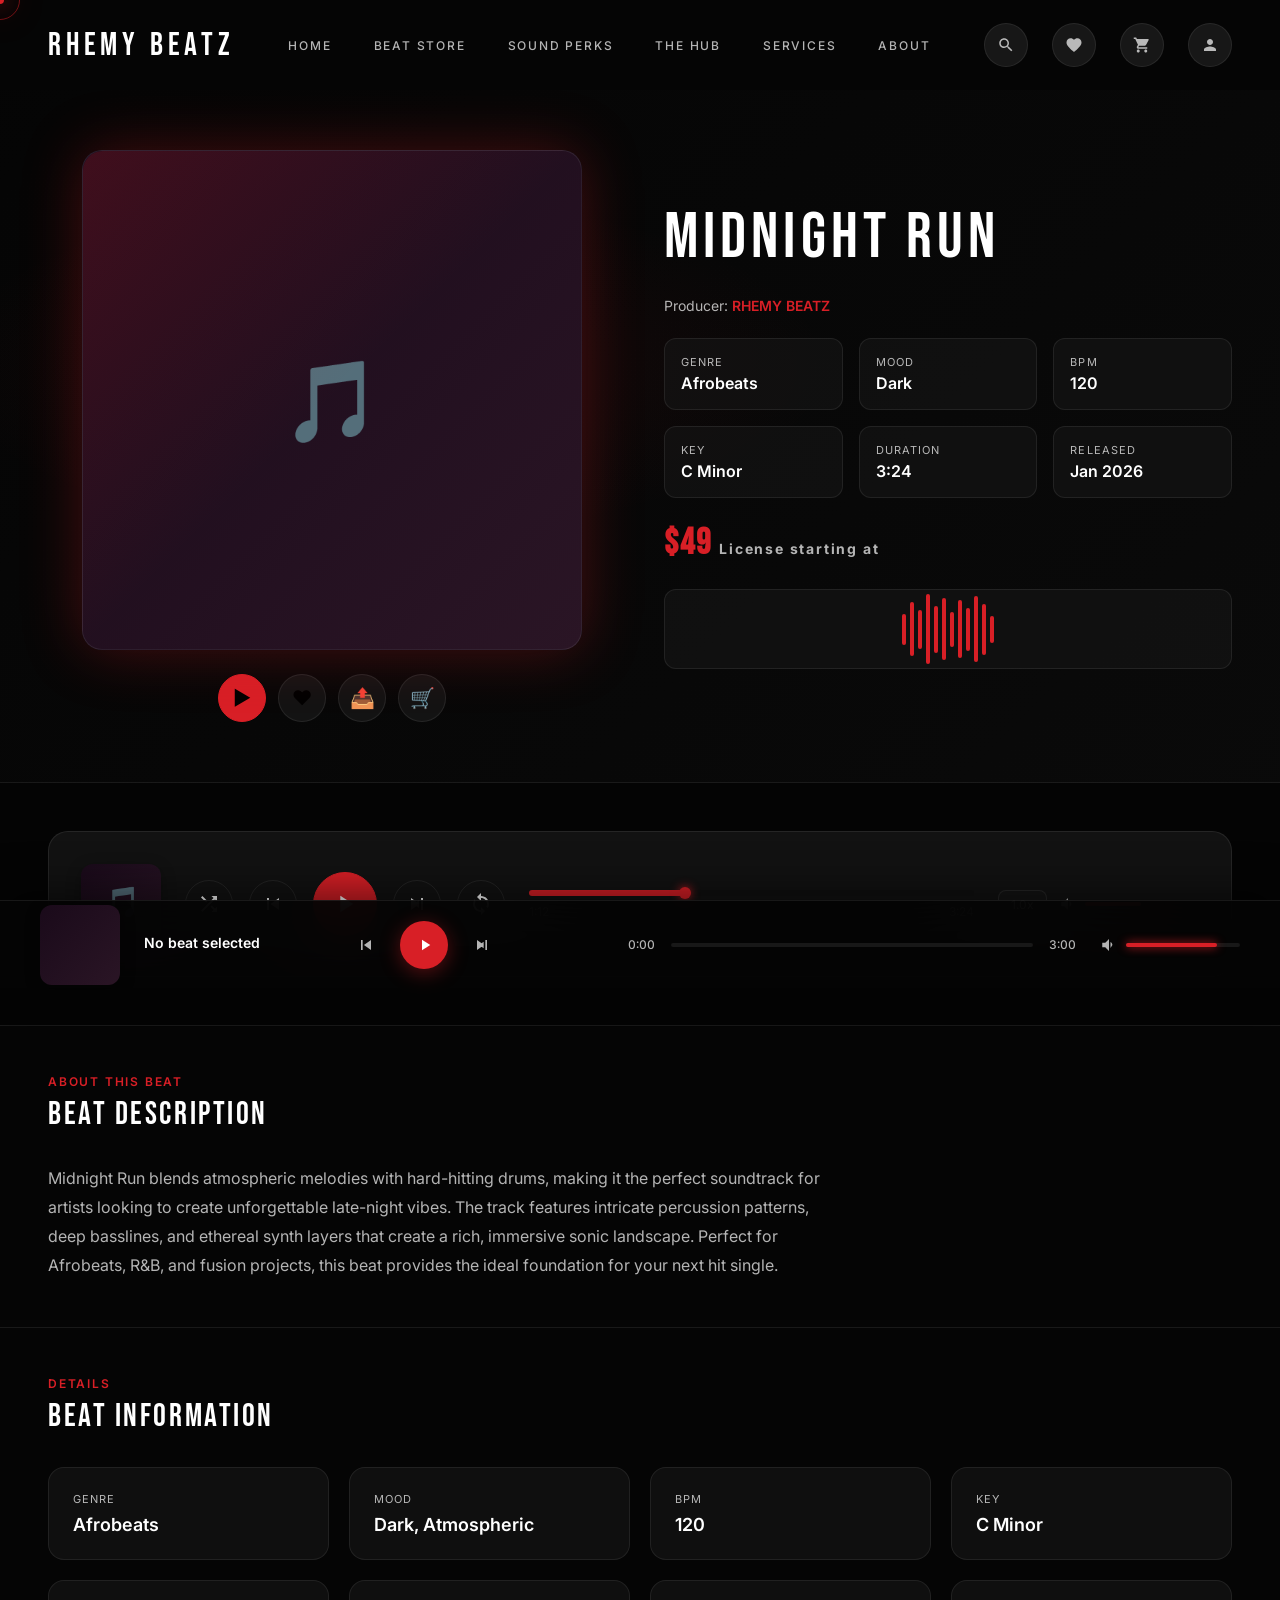
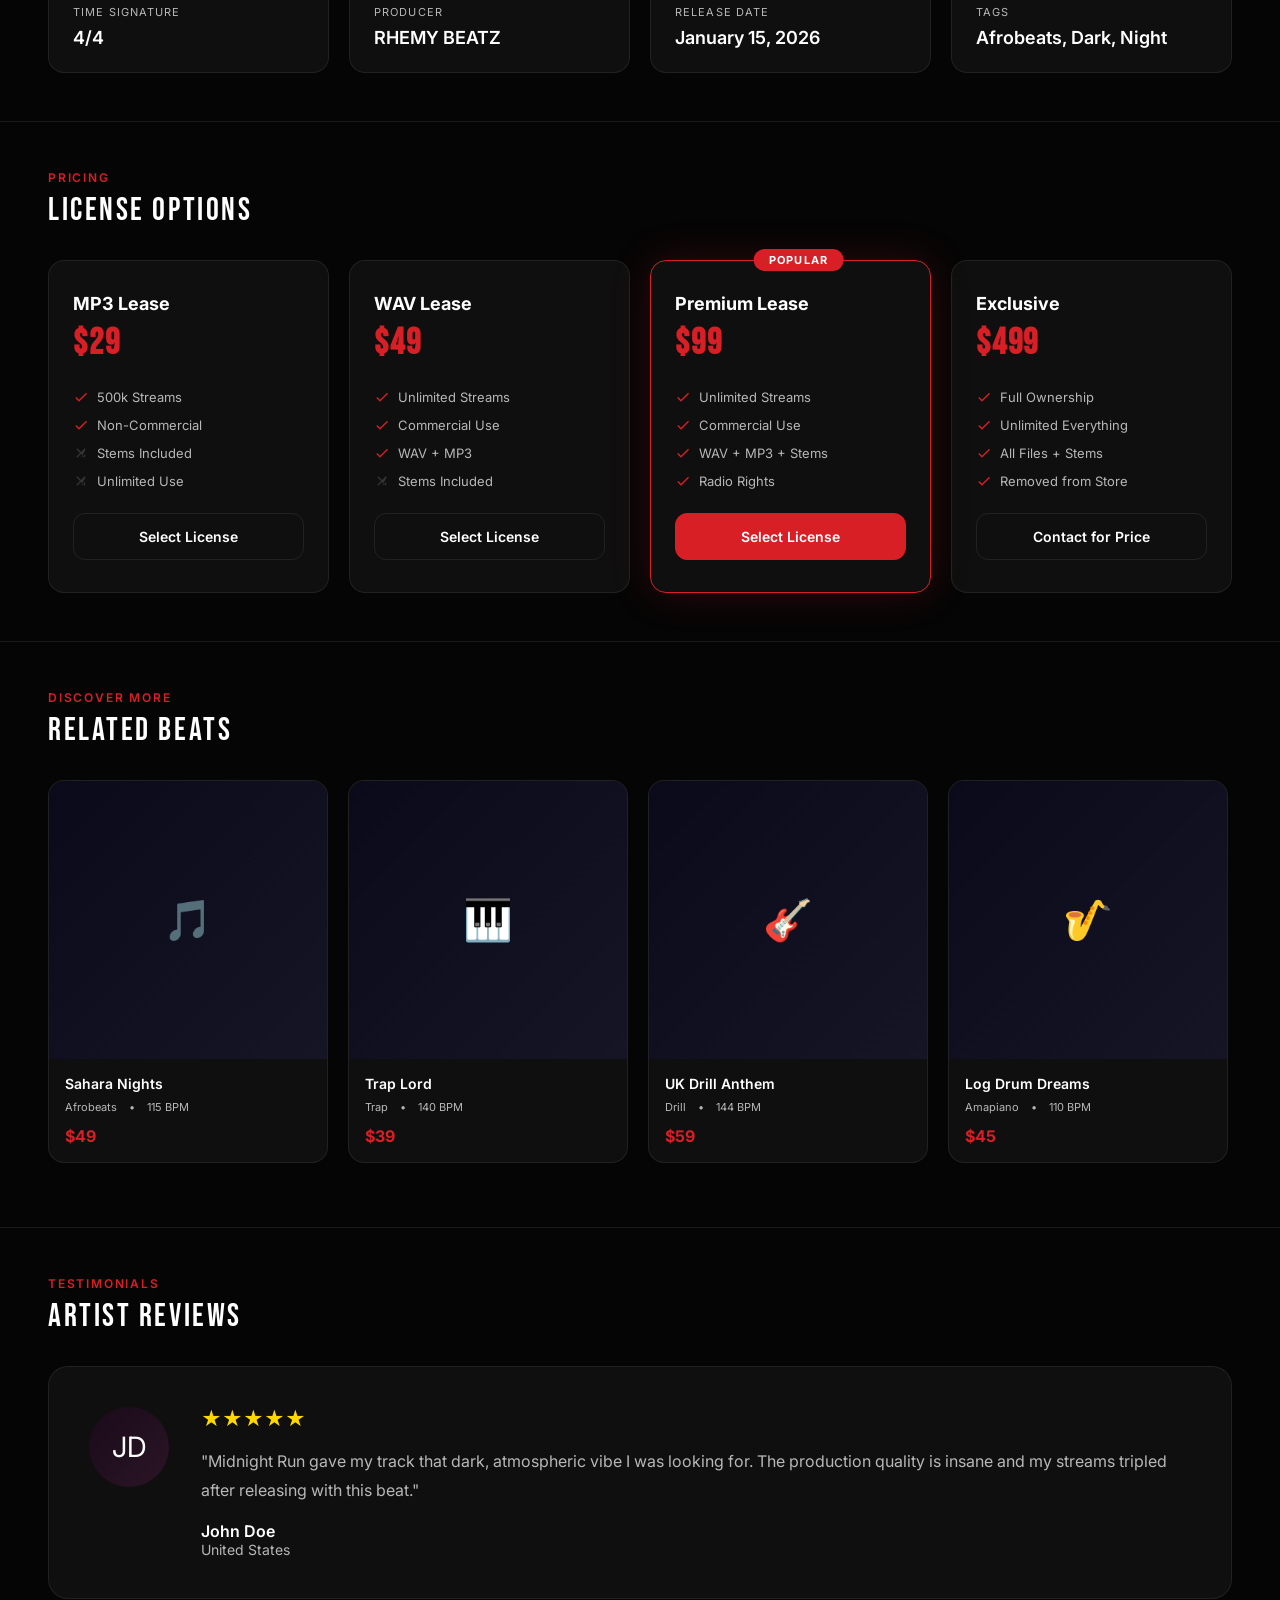
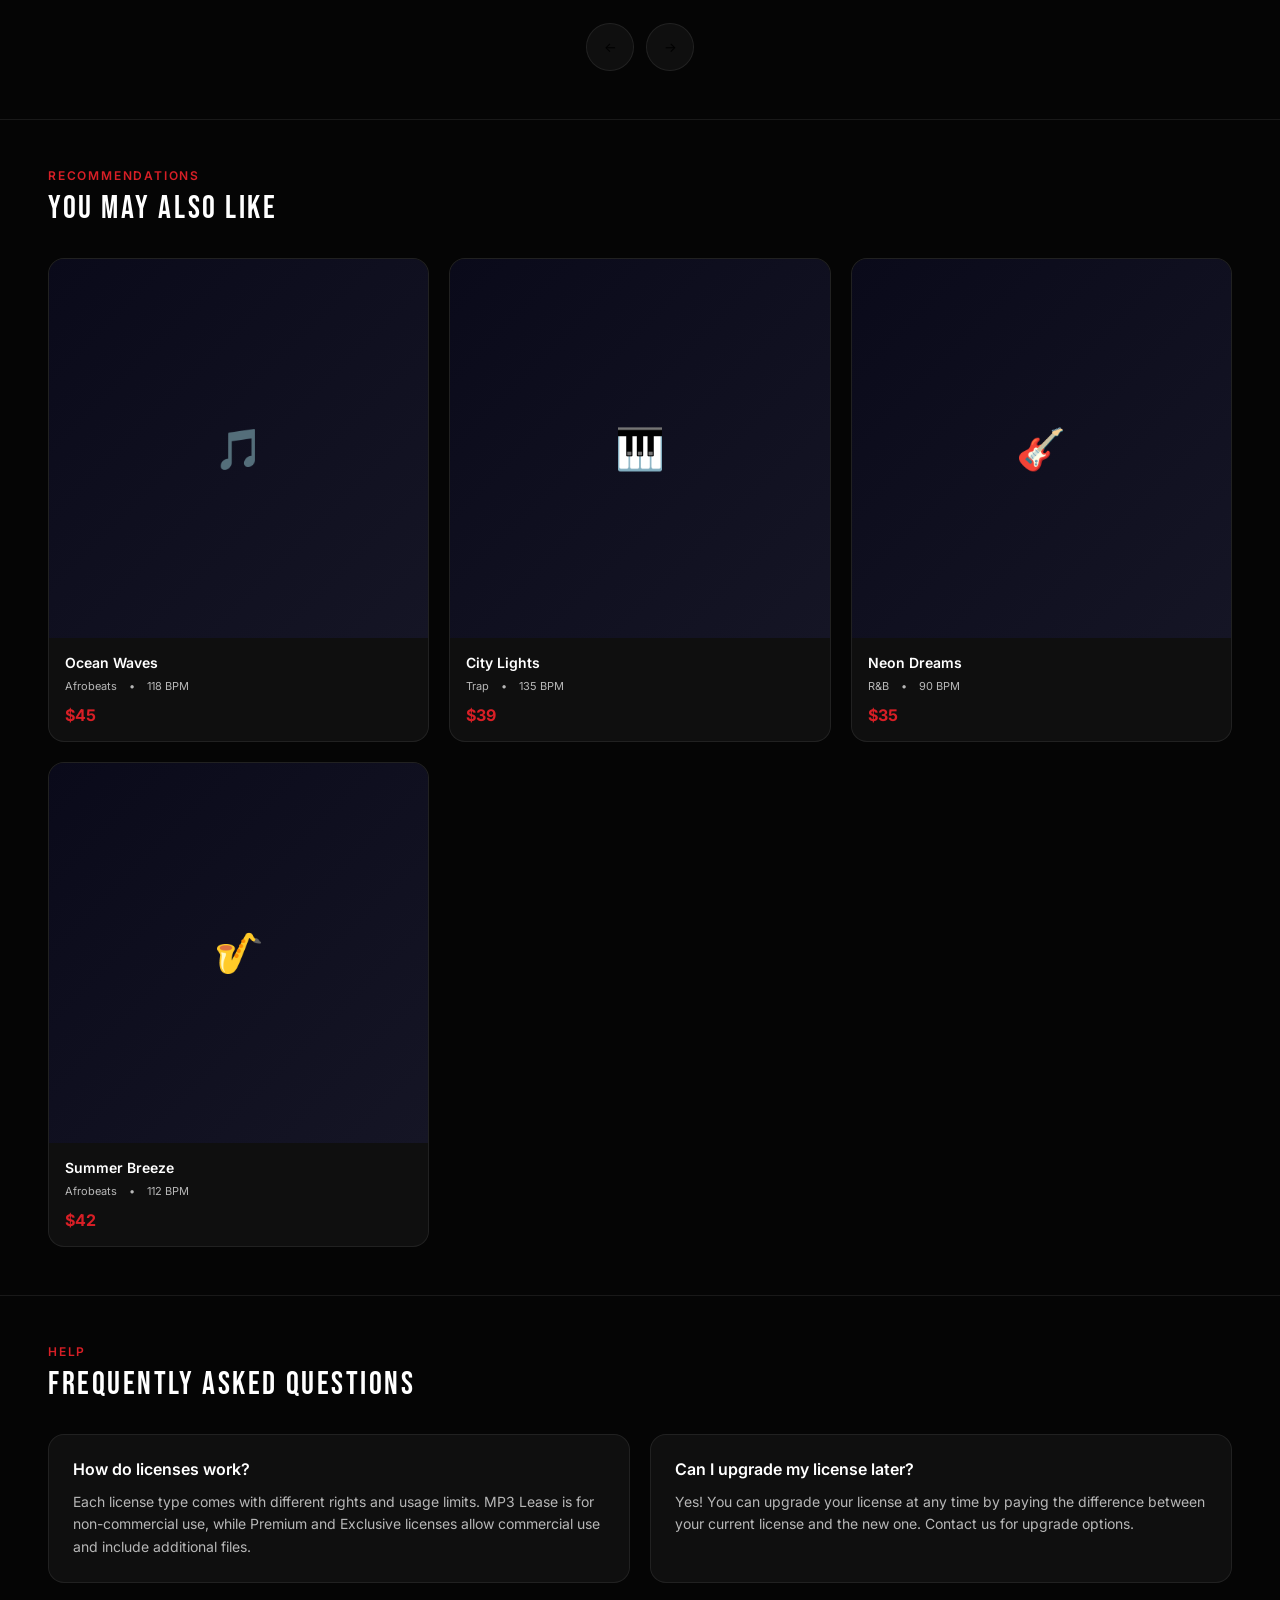
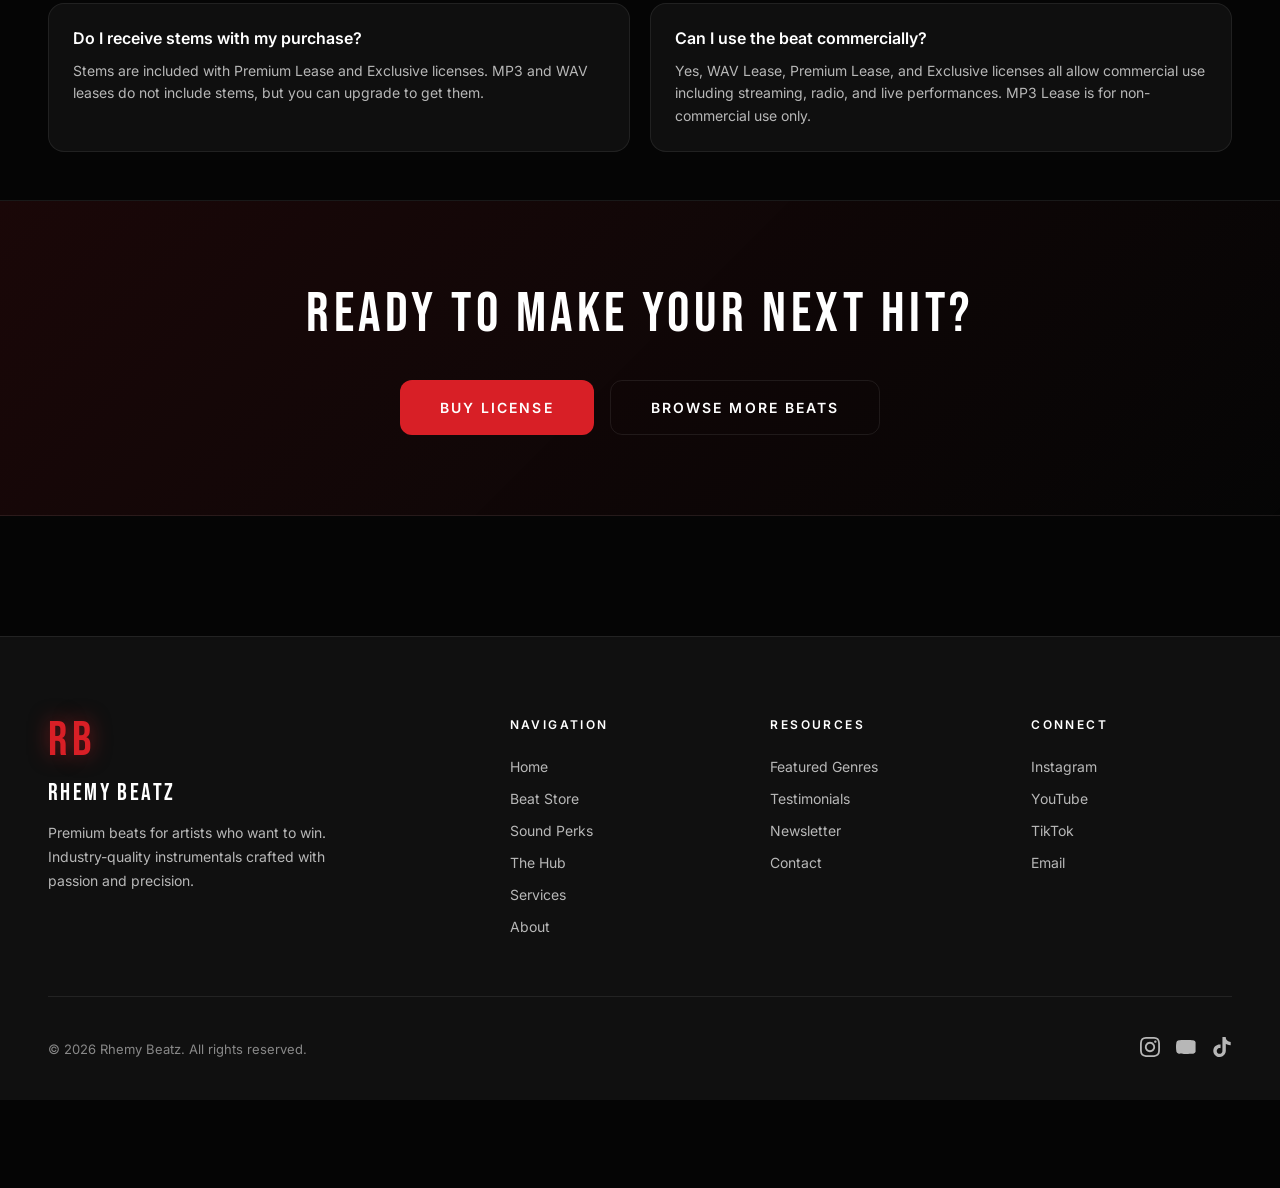
<file: beat-details.html>
<!DOCTYPE html>
<html lang="en">
<head>
  <meta charset="UTF-8" />
  <meta name="viewport" content="width=device-width, initial-scale=1.0" />
  <title>Midnight Run | RHEMY BEATZ</title>
  <meta name="description" content="Midnight Run by RHEMY BEATZ. Premium Afrobeats beat at 120 BPM in C Minor. License options available." />
  <link rel="stylesheet" href="styles.css" />
  <style>
    /* ─── BEAT DETAILS PAGE STYLES ───────────────────── */
    .beat-details-page {
      min-height: 100vh;
      background: var(--bg);
      padding-top: 90px;
      padding-bottom: 120px;
    }

    /* ─── HERO SECTION ─────────────────────────────── */
    .beat-hero {
      padding: 60px 48px;
      background: linear-gradient(135deg, rgba(5,5,5,0.95) 0%, rgba(10,10,10,0.98) 100%);
      border-bottom: 1px solid var(--border);
      position: relative;
      overflow: hidden;
    }

    .beat-hero::before {
      content: '';
      position: absolute;
      inset: 0;
      background: radial-gradient(ellipse 70% 50% at 30% 40%, rgba(216,31,38,0.08) 0%, transparent 50%);
      pointer-events: none;
    }

    .beat-hero-content {
      display: grid;
      grid-template-columns: 1fr 1fr;
      gap: 48px;
      align-items: center;
      position: relative;
      z-index: 2;
    }

    .beat-artwork {
      position: relative;
      width: 100%;
      max-width: 500px;
      aspect-ratio: 1;
      margin: 0 auto;
    }

    .beat-artwork-inner {
      width: 100%;
      height: 100%;
      background: linear-gradient(135deg, #1a0a1a 0%, #2a1525 100%);
      border-radius: 20px;
      display: flex;
      align-items: center;
      justify-content: center;
      font-size: 80px;
      position: relative;
      animation: floatArt 6s ease-in-out infinite;
      border: 1px solid var(--border);
      box-shadow: 0 0 60px rgba(216,31,38,0.3);
    }

    @keyframes floatArt {
      0%, 100% { transform: translateY(0); }
      50% { transform: translateY(-20px); }
    }

    .beat-artwork-inner::before {
      content: '';
      position: absolute;
      inset: 0;
      background: linear-gradient(135deg, rgba(216,31,38,0.2) 0%, transparent 50%);
      border-radius: 20px;
    }

    .beat-artwork-actions {
      display: flex;
      gap: 12px;
      margin-top: 24px;
      justify-content: center;
    }

    .beat-artwork-btn {
      width: 48px;
      height: 48px;
      border-radius: 50%;
      background: rgba(23, 23, 23, 0.8);
      border: 1px solid var(--border);
      display: flex;
      align-items: center;
      justify-content: center;
      cursor: pointer;
      transition: all 0.3s ease;
      font-size: 20px;
    }

    .beat-artwork-btn:hover {
      border-color: var(--accent);
      background: rgba(216,31,38,0.1);
      transform: scale(1.1);
    }

    .beat-artwork-btn.primary {
      background: var(--accent);
      border-color: var(--accent);
    }

    .beat-artwork-btn.primary:hover {
      background: var(--accent-hover);
    }

    .beat-info {
      display: flex;
      flex-direction: column;
      gap: 24px;
    }

    .beat-title {
      font-family: 'Bebas Neue', 'Anton', sans-serif;
      font-size: clamp(48px, 6vw, 64px);
      font-weight: 400;
      letter-spacing: 0.08em;
      text-transform: uppercase;
      color: var(--text);
      line-height: 1.1;
    }

    .beat-producer {
      font-size: 14px;
      color: var(--text-muted);
    }

    .beat-producer span {
      color: var(--accent);
      font-weight: 600;
    }

    .beat-meta-grid {
      display: grid;
      grid-template-columns: repeat(3, 1fr);
      gap: 16px;
    }

    .beat-meta-item {
      background: rgba(23, 23, 23, 0.6);
      border: 1px solid var(--border);
      border-radius: 12px;
      padding: 16px;
    }

    .beat-meta-label {
      font-size: 11px;
      color: var(--text-muted);
      text-transform: uppercase;
      letter-spacing: 0.1em;
      margin-bottom: 4px;
    }

    .beat-meta-value {
      font-size: 16px;
      font-weight: 600;
      color: var(--text);
    }

    .beat-price {
      font-size: 36px;
      font-weight: 700;
      color: var(--accent);
      font-family: 'Bebas Neue', 'Anton', sans-serif;
      letter-spacing: 0.05em;
    }

    .beat-price-label {
      font-size: 14px;
      color: var(--text-muted);
      font-family: 'Inter', 'Manrope', sans-serif;
    }

    .beat-waveform {
      height: 80px;
      background: rgba(23, 23, 23, 0.6);
      border: 1px solid var(--border);
      border-radius: 12px;
      display: flex;
      align-items: center;
      justify-content: center;
      gap: 4px;
      padding: 0 20px;
      overflow: hidden;
    }

    .waveform-bar {
      width: 4px;
      background: var(--accent);
      border-radius: 2px;
      animation: waveformAnim 1s ease-in-out infinite;
    }

    @keyframes waveformAnim {
      0%, 100% { transform: scaleY(0.3); }
      50% { transform: scaleY(1); }
    }

    /* ─── AUDIO PLAYER ─────────────────────────────── */
    .audio-player-section {
      padding: 48px;
      background: rgba(5,5,5,0.5);
      border-bottom: 1px solid var(--border);
    }

    .audio-player {
      background: rgba(23, 23, 23, 0.8);
      border: 1px solid var(--border);
      border-radius: 20px;
      padding: 32px;
      display: flex;
      align-items: center;
      gap: 24px;
    }

    .player-art {
      width: 80px;
      height: 80px;
      border-radius: 12px;
      background: linear-gradient(135deg, #1a0a1a 0%, #2a1525 100%);
      display: flex;
      align-items: center;
      justify-content: center;
      font-size: 32px;
      flex-shrink: 0;
    }

    .player-controls-main {
      display: flex;
      align-items: center;
      gap: 16px;
    }

    .player-btn {
      width: 48px;
      height: 48px;
      border-radius: 50%;
      background: transparent;
      border: 1px solid var(--border);
      display: flex;
      align-items: center;
      justify-content: center;
      cursor: pointer;
      transition: all 0.3s ease;
    }

    .player-btn:hover {
      border-color: var(--accent);
      background: rgba(216,31,38,0.1);
    }

    .player-btn.play {
      width: 64px;
      height: 64px;
      background: var(--accent);
      border-color: var(--accent);
    }

    .player-btn.play:hover {
      background: var(--accent-hover);
    }

    .player-btn svg {
      width: 24px;
      height: 24px;
      fill: var(--text);
    }

    .player-btn.play svg {
      width: 28px;
      height: 28px;
      fill: #fff;
    }

    .player-progress-section {
      flex: 1;
      display: flex;
      flex-direction: column;
      gap: 8px;
    }

    .player-progress-bar {
      height: 6px;
      background: var(--bg-secondary);
      border-radius: 3px;
      cursor: pointer;
      position: relative;
    }

    .player-progress-fill {
      height: 100%;
      width: 35%;
      background: var(--accent);
      border-radius: 3px;
      position: relative;
    }

    .player-progress-fill::after {
      content: '';
      position: absolute;
      right: -6px;
      top: 50%;
      transform: translateY(-50%);
      width: 12px;
      height: 12px;
      background: var(--accent);
      border-radius: 50%;
      box-shadow: 0 0 10px var(--accent);
    }

    .player-time {
      display: flex;
      justify-content: space-between;
      font-size: 12px;
      color: var(--text-muted);
    }

    .player-extra-controls {
      display: flex;
      align-items: center;
      gap: 12px;
    }

    .player-speed {
      padding: 6px 12px;
      background: rgba(23, 23, 23, 0.6);
      border: 1px solid var(--border);
      border-radius: 8px;
      color: var(--text);
      font-size: 12px;
      cursor: pointer;
      transition: all 0.3s ease;
    }

    .player-speed:hover {
      border-color: var(--accent);
    }

    .player-volume {
      display: flex;
      align-items: center;
      gap: 8px;
    }

    .player-volume-track {
      width: 80px;
      height: 4px;
      background: var(--bg-secondary);
      border-radius: 2px;
      cursor: pointer;
    }

    .player-volume-fill {
      height: 100%;
      width: 70%;
      background: var(--accent);
      border-radius: 2px;
    }

    /* ─── BEAT DESCRIPTION ──────────────────────────── */
    .beat-description-section {
      padding: 48px;
      border-bottom: 1px solid var(--border);
    }

    .section-header {
      margin-bottom: 32px;
    }

    .section-label {
      font-size: 12px;
      color: var(--accent);
      text-transform: uppercase;
      letter-spacing: 0.15em;
      margin-bottom: 8px;
    }

    .section-title {
      font-family: 'Bebas Neue', 'Anton', sans-serif;
      font-size: 32px;
      font-weight: 400;
      letter-spacing: 0.08em;
      text-transform: uppercase;
      color: var(--text);
    }

    .beat-description {
      font-size: 16px;
      line-height: 1.8;
      color: var(--text-muted);
      max-width: 800px;
    }

    /* ─── BEAT INFORMATION ─────────────────────────── */
    .beat-info-section {
      padding: 48px;
      border-bottom: 1px solid var(--border);
    }

    .beat-info-grid {
      display: grid;
      grid-template-columns: repeat(4, 1fr);
      gap: 20px;
    }

    .beat-info-card {
      background: rgba(23, 23, 23, 0.6);
      border: 1px solid var(--border);
      border-radius: 16px;
      padding: 24px;
      transition: all 0.3s ease;
    }

    .beat-info-card:hover {
      border-color: rgba(216,31,38,0.3);
      transform: translateY(-4px);
    }

    .beat-info-card-label {
      font-size: 11px;
      color: var(--text-muted);
      text-transform: uppercase;
      letter-spacing: 0.1em;
      margin-bottom: 8px;
    }

    .beat-info-card-value {
      font-size: 18px;
      font-weight: 600;
      color: var(--text);
    }

    /* ─── LICENSE COMPARISON ───────────────────────── */
    .license-section {
      padding: 48px;
      border-bottom: 1px solid var(--border);
    }

    .license-grid {
      display: grid;
      grid-template-columns: repeat(4, 1fr);
      gap: 20px;
    }

    .license-card {
      background: rgba(23, 23, 23, 0.6);
      border: 1px solid var(--border);
      border-radius: 16px;
      padding: 32px 24px;
      transition: all 0.3s ease;
      position: relative;
    }

    .license-card:hover {
      transform: translateY(-8px);
    }

    .license-card.popular {
      border-color: var(--accent);
      box-shadow: 0 0 40px rgba(216,31,38,0.2);
    }

    .license-badge {
      position: absolute;
      top: -12px;
      left: 50%;
      transform: translateX(-50%);
      padding: 4px 16px;
      background: var(--accent);
      border-radius: 20px;
      font-size: 11px;
      font-weight: 700;
      text-transform: uppercase;
      letter-spacing: 0.1em;
      color: #fff;
    }

    .license-name {
      font-size: 18px;
      font-weight: 700;
      color: var(--text);
      margin-bottom: 8px;
    }

    .license-price {
      font-size: 36px;
      font-weight: 700;
      color: var(--accent);
      font-family: 'Bebas Neue', 'Anton', sans-serif;
      letter-spacing: 0.05em;
      margin-bottom: 24px;
    }

    .license-features {
      display: flex;
      flex-direction: column;
      gap: 12px;
      margin-bottom: 24px;
    }

    .license-feature {
      display: flex;
      align-items: center;
      gap: 8px;
      font-size: 13px;
      color: var(--text-muted);
    }

    .license-feature svg {
      width: 16px;
      height: 16px;
      flex-shrink: 0;
    }

    .license-feature.included svg {
      fill: var(--accent);
    }

    .license-feature.excluded svg {
      fill: var(--text-dim);
      opacity: 0.3;
    }

    .license-btn {
      width: 100%;
      padding: 14px 24px;
      background: transparent;
      border: 1px solid var(--border);
      border-radius: 12px;
      color: var(--text);
      font-size: 14px;
      font-weight: 600;
      cursor: pointer;
      transition: all 0.3s ease;
    }

    .license-btn:hover {
      border-color: var(--accent);
      background: rgba(216,31,38,0.1);
    }

    .license-card.popular .license-btn {
      background: var(--accent);
      border-color: var(--accent);
      color: #fff;
    }

    .license-card.popular .license-btn:hover {
      background: var(--accent-hover);
    }

    /* ─── RELATED BEATS ───────────────────────────── */
    .related-section {
      padding: 48px;
      border-bottom: 1px solid var(--border);
    }

    .related-carousel {
      display: flex;
      gap: 20px;
      overflow-x: auto;
      padding-bottom: 16px;
      scroll-snap-type: x mandatory;
    }

    .related-carousel::-webkit-scrollbar {
      height: 6px;
    }

    .related-carousel::-webkit-scrollbar-track {
      background: var(--bg-secondary);
      border-radius: 3px;
    }

    .related-carousel::-webkit-scrollbar-thumb {
      background: var(--accent);
      border-radius: 3px;
    }

    .related-card {
      min-width: 280px;
      background: rgba(23, 23, 23, 0.6);
      border: 1px solid var(--border);
      border-radius: 16px;
      overflow: hidden;
      scroll-snap-align: start;
      transition: all 0.3s ease;
      cursor: pointer;
    }

    .related-card:hover {
      transform: translateY(-8px);
      border-color: rgba(216,31,38,0.3);
    }

    .related-card-art {
      width: 100%;
      aspect-ratio: 1;
      background: linear-gradient(135deg, #0a0a1a 0%, #151525 100%);
      display: flex;
      align-items: center;
      justify-content: center;
      font-size: 40px;
      position: relative;
    }

    .related-card-overlay {
      position: absolute;
      inset: 0;
      background: rgba(0,0,0,0.6);
      display: flex;
      align-items: center;
      justify-content: center;
      opacity: 0;
      transition: opacity 0.3s ease;
    }

    .related-card:hover .related-card-overlay {
      opacity: 1;
    }

    .related-card-body {
      padding: 16px;
    }

    .related-card-title {
      font-size: 14px;
      font-weight: 600;
      color: var(--text);
      margin-bottom: 8px;
    }

    .related-card-meta {
      display: flex;
      gap: 12px;
      font-size: 11px;
      color: var(--text-muted);
      margin-bottom: 12px;
    }

    .related-card-price {
      font-size: 16px;
      font-weight: 700;
      color: var(--accent);
    }

    /* ─── ARTIST REVIEWS ───────────────────────────── */
    .reviews-section {
      padding: 48px;
      border-bottom: 1px solid var(--border);
    }

    .reviews-carousel {
      position: relative;
      overflow: hidden;
    }

    .reviews-track {
      display: flex;
      transition: transform 0.5s ease;
    }

    .review-card {
      min-width: 100%;
      background: rgba(23, 23, 23, 0.6);
      border: 1px solid var(--border);
      border-radius: 20px;
      padding: 40px;
      display: flex;
      gap: 32px;
      align-items: flex-start;
    }

    .review-avatar {
      width: 80px;
      height: 80px;
      border-radius: 50%;
      background: linear-gradient(135deg, #1a0a1a 0%, #2a1525 100%);
      display: flex;
      align-items: center;
      justify-content: center;
      font-size: 28px;
      flex-shrink: 0;
    }

    .review-content {
      flex: 1;
    }

    .review-rating {
      font-size: 20px;
      color: #FFD700;
      margin-bottom: 16px;
    }

    .review-text {
      font-size: 16px;
      line-height: 1.8;
      color: var(--text-muted);
      margin-bottom: 16px;
    }

    .review-author {
      font-size: 16px;
      font-weight: 600;
      color: var(--text);
    }

    .review-country {
      font-size: 14px;
      color: var(--text-muted);
    }

    .reviews-nav {
      display: flex;
      justify-content: center;
      gap: 12px;
      margin-top: 24px;
    }

    .reviews-nav-btn {
      width: 48px;
      height: 48px;
      border-radius: 50%;
      background: rgba(23, 23, 23, 0.6);
      border: 1px solid var(--border);
      display: flex;
      align-items: center;
      justify-content: center;
      cursor: pointer;
      transition: all 0.3s ease;
    }

    .reviews-nav-btn:hover {
      border-color: var(--accent);
      background: rgba(216,31,38,0.1);
    }

    /* ─── YOU MAY ALSO LIKE ─────────────────────────── */
    .also-like-section {
      padding: 48px;
      border-bottom: 1px solid var(--border);
    }

    .also-like-grid {
      display: grid;
      grid-template-columns: repeat(4, 1fr);
      gap: 20px;
    }

    /* ─── FAQ SECTION ───────────────────────────────── */
    .faq-section {
      padding: 48px;
      border-bottom: 1px solid var(--border);
    }

    .faq-grid {
      display: grid;
      grid-template-columns: repeat(2, 1fr);
      gap: 20px;
    }

    .faq-item {
      background: rgba(23, 23, 23, 0.6);
      border: 1px solid var(--border);
      border-radius: 16px;
      padding: 24px;
      cursor: pointer;
      transition: all 0.3s ease;
    }

    .faq-item:hover {
      border-color: rgba(216,31,38,0.3);
    }

    .faq-question {
      font-size: 16px;
      font-weight: 600;
      color: var(--text);
      margin-bottom: 12px;
    }

    .faq-answer {
      font-size: 14px;
      line-height: 1.6;
      color: var(--text-muted);
    }

    /* ─── CTA SECTION ───────────────────────────────── */
    .cta-section {
      padding: 80px 48px;
      background: linear-gradient(135deg, rgba(216,31,38,0.1) 0%, rgba(5,5,5,0.5) 100%);
      border-bottom: 1px solid var(--border);
      text-align: center;
    }

    .cta-title {
      font-family: 'Bebas Neue', 'Anton', sans-serif;
      font-size: clamp(42px, 5vw, 56px);
      font-weight: 400;
      letter-spacing: 0.08em;
      text-transform: uppercase;
      color: var(--text);
      margin-bottom: 32px;
    }

    .cta-actions {
      display: flex;
      gap: 16px;
      justify-content: center;
    }

    .cta-btn {
      padding: 18px 40px;
      border-radius: 12px;
      font-size: 14px;
      font-weight: 600;
      letter-spacing: 0.15em;
      text-transform: uppercase;
      cursor: pointer;
      transition: all 0.3s ease;
    }

    .cta-btn.primary {
      background: var(--accent);
      border: none;
      color: #fff;
    }

    .cta-btn.primary:hover {
      background: var(--accent-hover);
      transform: translateY(-4px);
      box-shadow: 0 12px 40px rgba(216,31,38,0.5);
    }

    .cta-btn.secondary {
      background: transparent;
      border: 1px solid var(--border);
      color: var(--text);
    }

    .cta-btn.secondary:hover {
      border-color: var(--accent);
      background: rgba(216,31,38,0.1);
    }

    /* ─── RESPONSIVE DESIGN ───────────────────────── */
    @media (max-width: 1440px) {
      .also-like-grid {
        grid-template-columns: repeat(3, 1fr);
      }
    }

    @media (max-width: 1200px) {
      .beat-hero-content {
        grid-template-columns: 1fr;
        gap: 32px;
      }

      .beat-artwork {
        max-width: 400px;
      }

      .license-grid {
        grid-template-columns: repeat(2, 1fr);
      }

      .beat-info-grid {
        grid-template-columns: repeat(2, 1fr);
      }

      .also-like-grid {
        grid-template-columns: repeat(2, 1fr);
      }
    }

    @media (max-width: 1024px) {
      .beat-hero {
        padding: 40px 32px;
      }

      .audio-player {
        flex-direction: column;
        align-items: stretch;
      }

      .player-progress-section {
        order: -1;
      }

      .review-card {
        flex-direction: column;
        text-align: center;
      }

      .review-avatar {
        margin: 0 auto;
      }
    }

    @media (max-width: 768px) {
      .beat-hero {
        padding: 32px 24px;
      }

      .beat-description-section,
      .beat-info-section,
      .license-section,
      .related-section,
      .reviews-section,
      .also-like-section,
      .faq-section {
        padding: 32px 24px;
      }

      .beat-meta-grid {
        grid-template-columns: repeat(2, 1fr);
      }

      .license-grid {
        grid-template-columns: 1fr;
      }

      .beat-info-grid {
        grid-template-columns: 1fr;
      }

      .also-like-grid {
        grid-template-columns: 1fr;
      }

      .faq-grid {
        grid-template-columns: 1fr;
      }

      .audio-player {
        padding: 24px;
      }

      .cta-section {
        padding: 48px 24px;
      }

      .cta-actions {
        flex-direction: column;
      }
    }

    @media (max-width: 480px) {
      .beat-hero {
        padding: 24px 16px;
      }

      .beat-description-section,
      .beat-info-section,
      .license-section,
      .related-section,
      .reviews-section,
      .also-like-section,
      .faq-section {
        padding: 24px 16px;
      }

      .beat-artwork {
        max-width: 100%;
      }

      .beat-title {
        font-size: 36px;
      }

      .beat-price {
        font-size: 28px;
      }

      .section-title {
        font-size: 24px;
      }
    }

    /* ─── ACCESSIBILITY ───────────────────────────── */
    .beat-artwork-btn:focus-visible,
    .player-btn:focus-visible,
    .license-btn:focus-visible,
    .related-card:focus-visible,
    .reviews-nav-btn:focus-visible,
    .faq-item:focus-visible,
    .cta-btn:focus-visible {
      outline: 2px solid var(--accent);
      outline-offset: 2px;
    }
  </style>
</head>
<body>

<!-- ═══════════════════════════════════════════ CUSTOM CURSOR ══ -->
<div class="cursor" id="cursor"></div>
<div class="cursor-ring" id="cursor-ring"></div>

<!-- ═══════════════════════════════════════════ NAV ══ -->
<nav id="nav">
  <a href="index.html" class="nav-logo">RHEMY BEATZ</a>
  <div class="nav-links">
    <a href="index.html#hero">Home</a>
    <a href="index.html#beats">Beat Store</a>
    <a href="index.html#sound-perks">Sound Perks</a>
    <a href="hub.html">The Hub</a>
    <a href="index.html#services">Services</a>
    <a href="index.html#about">About</a>
  </div>
  <div class="nav-actions">
    <button class="nav-action-btn" title="Search">
      <svg viewBox="0 0 24 24"><path d="M15.5 14h-.79l-.28-.27C15.41 12.59 16 11.11 16 9.5 16 5.91 13.09 3 9.5 3S3 5.91 3 9.5 5.91 16 9.5 16c1.61 0 3.09-.59 4.23-1.57l.27.28v.79l5 4.99L20.49 19l-4.99-5zm-6 0C7.01 14 5 11.99 5 9.5S7.01 5 9.5 5 14 7.01 14 9.5 11.99 14 9.5 14z"/></svg>
    </button>
    <button class="nav-action-btn" title="Wishlist" onclick="window.location.href='wishlist.html'">
      <svg viewBox="0 0 24 24"><path d="M12 21.35l-1.45-1.32C5.4 15.36 2 12.28 2 8.5 2 5.42 4.42 3 7.5 3c1.74 0 3.41.81 4.5 2.09C13.09 3.81 14.76 3 16.5 3 19.58 3 22 5.42 22 8.5c0 3.78-3.4 6.86-8.55 11.54L12 21.35z"/></svg>
    </button>
    <button class="nav-action-btn" title="Cart">
      <svg viewBox="0 0 24 24"><path d="M7 18c-1.1 0-1.99.9-1.99 2S5.9 22 7 22s2-.9 2-2-.9-2-2-2zM1 2v2h2l3.6 7.59-1.35 2.45c-.16.28-.25.61-.25.96 0 1.1.9 2 2 2h12v-2H7.42c-.14 0-.25-.11-.25-.25l.03-.12.9-1.63h7.45c.75 0 1.41-.41 1.75-1.03l3.58-6.49c.08-.14.12-.31.12-.48 0-.55-.45-1-1-1H5.21l-.94-2H1zm16 16c-1.1 0-1.99.9-1.99 2s.89 2 1.99 2 2-.9 2-2-.9-2-2-2z"/></svg>
    </button>
    <a href="signup.html" class="nav-action-btn" title="Profile">
      <svg viewBox="0 0 24 24"><path d="M12 12c2.21 0 4-1.79 4-4s-1.79-4-4-4-4 1.79-4 4 1.79 4 4 4zm0 2c-2.67 0-8 1.34-8 4v2h16v-2c0-2.66-5.33-4-8-4z"/></svg>
    </a>
    <button class="mobile-menu-btn" id="mobile-menu-btn" aria-label="Open menu" aria-expanded="false">
      <span class="hamburger-line"></span>
      <span class="hamburger-line"></span>
      <span class="hamburger-line"></span>
    </button>
  </div>
</nav>

<!-- ═══════════════════════════════════════════ MOBILE MENU ══ -->
<div class="mobile-menu" id="mobile-menu" aria-hidden="true">
  <div class="mobile-menu-overlay" id="mobile-menu-overlay"></div>
  <div class="mobile-menu-panel">
    <div class="mobile-menu-header">
      <div class="mobile-menu-logo">RHEMY BEATZ</div>
      <button class="mobile-menu-close" id="mobile-menu-close" aria-label="Close menu">
        <span class="hamburger-line"></span>
        <span class="hamburger-line"></span>
      </button>
    </div>
    <div class="mobile-menu-content">
      <nav class="mobile-menu-nav">
        <a href="index.html#hero" class="mobile-menu-link" data-delay="0">Home</a>
        <a href="index.html#beats" class="mobile-menu-link" data-delay="50">Beat Store</a>
        <a href="index.html#sound-perks" class="mobile-menu-link" data-delay="100">Sound Perks</a>
        <a href="hub.html" class="mobile-menu-link" data-delay="150">The Hub</a>
        <a href="index.html#services" class="mobile-menu-link" data-delay="200">Services</a>
        <a href="index.html#about" class="mobile-menu-link" data-delay="250">About</a>
      </nav>
      <div class="mobile-menu-divider"></div>
      <div class="mobile-menu-actions">
        <a href="#" class="mobile-menu-action" data-delay="300">
          <svg viewBox="0 0 24 24"><path d="M15.5 14h-.79l-.28-.27C15.41 12.59 16 11.11 16 9.5 16 5.91 13.09 3 9.5 3S3 5.91 3 9.5 5.91 16 9.5 16c1.61 0 3.09-.59 4.23-1.57l.27.28v.79l5 4.99L20.49 19l-4.99-5zm-6 0C7.01 14 5 11.99 5 9.5S7.01 5 9.5 5 14 7.01 14 9.5 11.99 14 9.5 14z"/></svg>
          Search
        </a>
        <a href="wishlist.html" class="mobile-menu-action" data-delay="350">
          <svg viewBox="0 0 24 24"><path d="M12 21.35l-1.45-1.32C5.4 15.36 2 12.28 2 8.5 2 5.42 4.42 3 7.5 3c1.74 0 3.41.81 4.5 2.09C13.09 3.81 14.76 3 16.5 3 19.58 3 22 5.42 22 8.5c0 3.78-3.4 6.86-8.55 11.54L12 21.35z"/></svg>
          Wishlist
        </a>
        <a href="#" class="mobile-menu-action" data-delay="400">
          <svg viewBox="0 0 24 24"><path d="M7 18c-1.1 0-1.99.9-1.99 2S5.9 22 7 22s2-.9 2-2-.9-2-2-2zM1 2v2h2l3.6 7.59-1.35 2.45c-.16.28-.25.61-.25.96 0 1.1.9 2 2 2h12v-2H7.42c-.14 0-.25-.11-.25-.25l.03-.12.9-1.63h7.45c.75 0 1.41-.41 1.75-1.03l3.58-6.49c.08-.14.12-.31.12-.48 0-.55-.45-1-1-1H5.21l-.94-2H1zm16 16c-1.1 0-1.99.9-1.99 2s.89 2 1.99 2 2-.9 2-2-.9-2-2-2z"/></svg>
          Cart
        </a>
        <a href="signup.html" class="mobile-menu-action" data-delay="500">
          <svg viewBox="0 0 24 24"><path d="M12 12c2.21 0 4-1.79 4-4s-1.79-4-4-4-4 1.79-4 4 1.79 4 4 4zm0 2c-2.67 0-8 1.34-8 4v2h16v-2c0-2.66-5.33-4-8-4z"/></svg>
          Profile
        </a>
      </div>
    </div>
  </div>
</div>

<!-- ═══════════════════════════════════════════ BEAT DETAILS PAGE ══ -->
<div class="beat-details-page">
  
  <!-- HERO SECTION -->
  <div class="beat-hero">
    <div class="beat-hero-content">
      <div class="beat-artwork">
        <div class="beat-artwork-inner">🎵</div>
        <div class="beat-artwork-actions">
          <button class="beat-artwork-btn primary" title="Play Preview">▶</button>
          <button class="beat-artwork-btn" title="Favorite">❤️</button>
          <button class="beat-artwork-btn" title="Share">📤</button>
          <button class="beat-artwork-btn" title="Add to Cart">🛒</button>
        </div>
      </div>
      
      <div class="beat-info">
        <h1 class="beat-title">Midnight Run</h1>
        <div class="beat-producer">Producer: <span>RHEMY BEATZ</span></div>
        
        <div class="beat-meta-grid">
          <div class="beat-meta-item">
            <div class="beat-meta-label">Genre</div>
            <div class="beat-meta-value">Afrobeats</div>
          </div>
          <div class="beat-meta-item">
            <div class="beat-meta-label">Mood</div>
            <div class="beat-meta-value">Dark</div>
          </div>
          <div class="beat-meta-item">
            <div class="beat-meta-label">BPM</div>
            <div class="beat-meta-value">120</div>
          </div>
          <div class="beat-meta-item">
            <div class="beat-meta-label">Key</div>
            <div class="beat-meta-value">C Minor</div>
          </div>
          <div class="beat-meta-item">
            <div class="beat-meta-label">Duration</div>
            <div class="beat-meta-value">3:24</div>
          </div>
          <div class="beat-meta-item">
            <div class="beat-meta-label">Released</div>
            <div class="beat-meta-value">Jan 2026</div>
          </div>
        </div>
        
        <div class="beat-price">
          $49
          <span class="beat-price-label">License starting at</span>
        </div>
        
        <div class="beat-waveform">
          <div class="waveform-bar" style="height: 40%; animation-delay: 0s;"></div>
          <div class="waveform-bar" style="height: 70%; animation-delay: 0.1s;"></div>
          <div class="waveform-bar" style="height: 50%; animation-delay: 0.2s;"></div>
          <div class="waveform-bar" style="height: 90%; animation-delay: 0.3s;"></div>
          <div class="waveform-bar" style="height: 60%; animation-delay: 0.4s;"></div>
          <div class="waveform-bar" style="height: 80%; animation-delay: 0.5s;"></div>
          <div class="waveform-bar" style="height: 45%; animation-delay: 0.6s;"></div>
          <div class="waveform-bar" style="height: 75%; animation-delay: 0.7s;"></div>
          <div class="waveform-bar" style="height: 55%; animation-delay: 0.8s;"></div>
          <div class="waveform-bar" style="height: 85%; animation-delay: 0.9s;"></div>
          <div class="waveform-bar" style="height: 65%; animation-delay: 1s;"></div>
          <div class="waveform-bar" style="height: 35%; animation-delay: 1.1s;"></div>
        </div>
      </div>
    </div>
  </div>

  <!-- AUDIO PLAYER -->
  <div class="audio-player-section">
    <div class="audio-player">
      <div class="player-art">🎵</div>
      <div class="player-controls-main">
        <button class="player-btn" title="Shuffle">
          <svg viewBox="0 0 24 24"><path d="M10.59 9.17L5.41 4 4 5.41l5.17 5.17 1.42-1.41zM14.5 4l2.04 2.04L4 18.59 5.41 20 17.96 7.46 20 9.5V4h-5.5zm.33 9.41l-1.41 1.41 3.13 3.13L14.5 20H20v-5.5l-2.04 2.04-3.13-3.13z"/></svg>
        </button>
        <button class="player-btn" title="Previous">
          <svg viewBox="0 0 24 24"><path d="M6 6h2v12H6zm3.5 6l8.5 6V6z"/></svg>
        </button>
        <button class="player-btn play" title="Play/Pause">
          <svg viewBox="0 0 24 24"><path d="M8 5v14l11-7z"/></svg>
        </button>
        <button class="player-btn" title="Next">
          <svg viewBox="0 0 24 24"><path d="M6 18l8.5-6L6 6v12zm2.5-6 5.5 4V8z M16 6h2v12h-2z"/></svg>
        </button>
        <button class="player-btn" title="Loop">
          <svg viewBox="0 0 24 24"><path d="M12 4V1L8 5l4 4V6c3.31 0 6 2.69 6 6 0 1.01-.25 1.97-.7 2.8l1.46 1.46C19.54 15.03 20 13.57 20 12c0-4.42-3.58-8-8-8zm0 14c-3.31 0-6-2.69-6-6 0-1.01.25-1.97.7-2.8L5.24 7.74C4.46 8.97 4 10.43 4 12c0 4.42 3.58 8 8 8v3l4-4-4-4v3z"/></svg>
        </button>
      </div>
      <div class="player-progress-section">
        <div class="player-progress-bar">
          <div class="player-progress-fill"></div>
        </div>
        <div class="player-time">
          <span>1:12</span>
          <span>3:24</span>
        </div>
      </div>
      <div class="player-extra-controls">
        <button class="player-speed">1.0x</button>
        <div class="player-volume">
          <svg viewBox="0 0 24 24" width="20" height="20"><path d="M3 9v6h4l5 5V4L7 9H3zm13.5 3c0-1.77-1.02-3.29-2.5-4.03v8.05c1.48-.73 2.5-2.25 2.5-4.02z"/></svg>
          <div class="player-volume-track">
            <div class="player-volume-fill"></div>
          </div>
        </div>
      </div>
    </div>
  </div>

  <!-- BEAT DESCRIPTION -->
  <div class="beat-description-section">
    <div class="section-header">
      <div class="section-label">About This Beat</div>
      <h2 class="section-title">Beat Description</h2>
    </div>
    <p class="beat-description">
      Midnight Run blends atmospheric melodies with hard-hitting drums, making it the perfect soundtrack for artists looking to create unforgettable late-night vibes. The track features intricate percussion patterns, deep basslines, and ethereal synth layers that create a rich, immersive sonic landscape. Perfect for Afrobeats, R&B, and fusion projects, this beat provides the ideal foundation for your next hit single.
    </p>
  </div>

  <!-- BEAT INFORMATION -->
  <div class="beat-info-section">
    <div class="section-header">
      <div class="section-label">Details</div>
      <h2 class="section-title">Beat Information</h2>
    </div>
    <div class="beat-info-grid">
      <div class="beat-info-card">
        <div class="beat-info-card-label">Genre</div>
        <div class="beat-info-card-value">Afrobeats</div>
      </div>
      <div class="beat-info-card">
        <div class="beat-info-card-label">Mood</div>
        <div class="beat-info-card-value">Dark, Atmospheric</div>
      </div>
      <div class="beat-info-card">
        <div class="beat-info-card-label">BPM</div>
        <div class="beat-info-card-value">120</div>
      </div>
      <div class="beat-info-card">
        <div class="beat-info-card-label">Key</div>
        <div class="beat-info-card-value">C Minor</div>
      </div>
      <div class="beat-info-card">
        <div class="beat-info-card-label">Time Signature</div>
        <div class="beat-info-card-value">4/4</div>
      </div>
      <div class="beat-info-card">
        <div class="beat-info-card-label">Producer</div>
        <div class="beat-info-card-value">RHEMY BEATZ</div>
      </div>
      <div class="beat-info-card">
        <div class="beat-info-card-label">Release Date</div>
        <div class="beat-info-card-value">January 15, 2026</div>
      </div>
      <div class="beat-info-card">
        <div class="beat-info-card-label">Tags</div>
        <div class="beat-info-card-value">Afrobeats, Dark, Night</div>
      </div>
    </div>
  </div>

  <!-- LICENSE COMPARISON -->
  <div class="license-section">
    <div class="section-header">
      <div class="section-label">Pricing</div>
      <h2 class="section-title">License Options</h2>
    </div>
    <div class="license-grid">
      <div class="license-card">
        <div class="license-name">MP3 Lease</div>
        <div class="license-price">$29</div>
        <div class="license-features">
          <div class="license-feature included">
            <svg viewBox="0 0 24 24"><path d="M9 16.17L4.83 12l-1.42 1.41L9 19 21 7l-1.41-1.41z"/></svg>
            <span>500k Streams</span>
          </div>
          <div class="license-feature included">
            <svg viewBox="0 0 24 24"><path d="M9 16.17L4.83 12l-1.42 1.41L9 19 21 7l-1.41-1.41z"/></svg>
            <span>Non-Commercial</span>
          </div>
          <div class="license-feature excluded">
            <svg viewBox="0 0 24 24"><path d="M19 6.41L17.59 5 12 10.59 6.41 5 5 6.41 10.59 12 5 17.59 6.41 19 12 13.41 17.59 19 19 13.41 12 19 6.41z"/></svg>
            <span>Stems Included</span>
          </div>
          <div class="license-feature excluded">
            <svg viewBox="0 0 24 24"><path d="M19 6.41L17.59 5 12 10.59 6.41 5 5 6.41 10.59 12 5 17.59 6.41 19 12 13.41 17.59 19 19 13.41 12 19 6.41z"/></svg>
            <span>Unlimited Use</span>
          </div>
        </div>
        <button class="license-btn">Select License</button>
      </div>
      <div class="license-card">
        <div class="license-name">WAV Lease</div>
        <div class="license-price">$49</div>
        <div class="license-features">
          <div class="license-feature included">
            <svg viewBox="0 0 24 24"><path d="M9 16.17L4.83 12l-1.42 1.41L9 19 21 7l-1.41-1.41z"/></svg>
            <span>Unlimited Streams</span>
          </div>
          <div class="license-feature included">
            <svg viewBox="0 0 24 24"><path d="M9 16.17L4.83 12l-1.42 1.41L9 19 21 7l-1.41-1.41z"/></svg>
            <span>Commercial Use</span>
          </div>
          <div class="license-feature included">
            <svg viewBox="0 0 24 24"><path d="M9 16.17L4.83 12l-1.42 1.41L9 19 21 7l-1.41-1.41z"/></svg>
            <span>WAV + MP3</span>
          </div>
          <div class="license-feature excluded">
            <svg viewBox="0 0 24 24"><path d="M19 6.41L17.59 5 12 10.59 6.41 5 5 6.41 10.59 12 5 17.59 6.41 19 12 13.41 17.59 19 19 13.41 12 19 6.41z"/></svg>
            <span>Stems Included</span>
          </div>
        </div>
        <button class="license-btn">Select License</button>
      </div>
      <div class="license-card popular">
        <div class="license-badge">Popular</div>
        <div class="license-name">Premium Lease</div>
        <div class="license-price">$99</div>
        <div class="license-features">
          <div class="license-feature included">
            <svg viewBox="0 0 24 24"><path d="M9 16.17L4.83 12l-1.42 1.41L9 19 21 7l-1.41-1.41z"/></svg>
            <span>Unlimited Streams</span>
          </div>
          <div class="license-feature included">
            <svg viewBox="0 0 24 24"><path d="M9 16.17L4.83 12l-1.42 1.41L9 19 21 7l-1.41-1.41z"/></svg>
            <span>Commercial Use</span>
          </div>
          <div class="license-feature included">
            <svg viewBox="0 0 24 24"><path d="M9 16.17L4.83 12l-1.42 1.41L9 19 21 7l-1.41-1.41z"/></svg>
            <span>WAV + MP3 + Stems</span>
          </div>
          <div class="license-feature included">
            <svg viewBox="0 0 24 24"><path d="M9 16.17L4.83 12l-1.42 1.41L9 19 21 7l-1.41-1.41z"/></svg>
            <span>Radio Rights</span>
          </div>
        </div>
        <button class="license-btn">Select License</button>
      </div>
      <div class="license-card">
        <div class="license-name">Exclusive</div>
        <div class="license-price">$499</div>
        <div class="license-features">
          <div class="license-feature included">
            <svg viewBox="0 0 24 24"><path d="M9 16.17L4.83 12l-1.42 1.41L9 19 21 7l-1.41-1.41z"/></svg>
            <span>Full Ownership</span>
          </div>
          <div class="license-feature included">
            <svg viewBox="0 0 24 24"><path d="M9 16.17L4.83 12l-1.42 1.41L9 19 21 7l-1.41-1.41z"/></svg>
            <span>Unlimited Everything</span>
          </div>
          <div class="license-feature included">
            <svg viewBox="0 0 24 24"><path d="M9 16.17L4.83 12l-1.42 1.41L9 19 21 7l-1.41-1.41z"/></svg>
            <span>All Files + Stems</span>
          </div>
          <div class="license-feature included">
            <svg viewBox="0 0 24 24"><path d="M9 16.17L4.83 12l-1.42 1.41L9 19 21 7l-1.41-1.41z"/></svg>
            <span>Removed from Store</span>
          </div>
        </div>
        <button class="license-btn">Contact for Price</button>
      </div>
    </div>
  </div>

  <!-- RELATED BEATS -->
  <div class="related-section">
    <div class="section-header">
      <div class="section-label">Discover More</div>
      <h2 class="section-title">Related Beats</h2>
    </div>
    <div class="related-carousel">
      <div class="related-card">
        <div class="related-card-art">🎵</div>
        <div class="related-card-overlay">
          <button class="player-btn play" style="width: 48px; height: 48px;">
            <svg viewBox="0 0 24 24"><path d="M8 5v14l11-7z"/></svg>
          </button>
        </div>
        <div class="related-card-body">
          <div class="related-card-title">Sahara Nights</div>
          <div class="related-card-meta">
            <span>Afrobeats</span>
            <span>•</span>
            <span>115 BPM</span>
          </div>
          <div class="related-card-price">$49</div>
        </div>
      </div>
      <div class="related-card">
        <div class="related-card-art">🎹</div>
        <div class="related-card-overlay">
          <button class="player-btn play" style="width: 48px; height: 48px;">
            <svg viewBox="0 0 24 24"><path d="M8 5v14l11-7z"/></svg>
          </button>
        </div>
        <div class="related-card-body">
          <div class="related-card-title">Trap Lord</div>
          <div class="related-card-meta">
            <span>Trap</span>
            <span>•</span>
            <span>140 BPM</span>
          </div>
          <div class="related-card-price">$39</div>
        </div>
      </div>
      <div class="related-card">
        <div class="related-card-art">🎸</div>
        <div class="related-card-overlay">
          <button class="player-btn play" style="width: 48px; height: 48px;">
            <svg viewBox="0 0 24 24"><path d="M8 5v14l11-7z"/></svg>
          </button>
        </div>
        <div class="related-card-body">
          <div class="related-card-title">UK Drill Anthem</div>
          <div class="related-card-meta">
            <span>Drill</span>
            <span>•</span>
            <span>144 BPM</span>
          </div>
          <div class="related-card-price">$59</div>
        </div>
      </div>
      <div class="related-card">
        <div class="related-card-art">🎷</div>
        <div class="related-card-overlay">
          <button class="player-btn play" style="width: 48px; height: 48px;">
            <svg viewBox="0 0 24 24"><path d="M8 5v14l11-7z"/></svg>
          </button>
        </div>
        <div class="related-card-body">
          <div class="related-card-title">Log Drum Dreams</div>
          <div class="related-card-meta">
            <span>Amapiano</span>
            <span>•</span>
            <span>110 BPM</span>
          </div>
          <div class="related-card-price">$45</div>
        </div>
      </div>
      <div class="related-card">
        <div class="related-card-art">🎤</div>
        <div class="related-card-overlay">
          <button class="player-btn play" style="width: 48px; height: 48px;">
            <svg viewBox="0 0 24 24"><path d="M8 5v14l11-7z"/></svg>
          </button>
        </div>
        <div class="related-card-body">
          <div class="related-card-title">R&B Vibes</div>
          <div class="related-card-meta">
            <span>R&B</span>
            <span>•</span>
            <span>85 BPM</span>
          </div>
          <div class="related-card-price">$35</div>
        </div>
      </div>
      <div class="related-card">
        <div class="related-card-art">🥁</div>
        <div class="related-card-overlay">
          <button class="player-btn play" style="width: 48px; height: 48px;">
            <svg viewBox="0 0 24 24"><path d="M8 5v14l11-7z"/></svg>
          </button>
        </div>
        <div class="related-card-body">
          <div class="related-card-title">Dancehall Fire</div>
          <div class="related-card-meta">
            <span>Dancehall</span>
            <span>•</span>
            <span>100 BPM</span>
          </div>
          <div class="related-card-price">$42</div>
        </div>
      </div>
    </div>
  </div>

  <!-- ARTIST REVIEWS -->
  <div class="reviews-section">
    <div class="section-header">
      <div class="section-label">Testimonials</div>
      <h2 class="section-title">Artist Reviews</h2>
    </div>
    <div class="reviews-carousel">
      <div class="reviews-track" id="reviews-track">
        <div class="review-card">
          <div class="review-avatar">JD</div>
          <div class="review-content">
            <div class="review-rating">★★★★★</div>
            <p class="review-text">"Midnight Run gave my track that dark, atmospheric vibe I was looking for. The production quality is insane and my streams tripled after releasing with this beat."</p>
            <div class="review-author">John Doe</div>
            <div class="review-country">United States</div>
          </div>
        </div>
        <div class="review-card">
          <div class="review-avatar">SM</div>
          <div class="review-content">
            <div class="review-rating">★★★★★</div>
            <p class="review-text">"The perfect blend of Afrobeats and modern production. Rhemy knows exactly what artists need. This beat became my breakout single."</p>
            <div class="review-author">Sarah Mitchell</div>
            <div class="review-country">United Kingdom</div>
          </div>
        </div>
        <div class="review-card">
          <div class="review-avatar">MK</div>
          <div class="review-content">
            <div class="review-rating">★★★★★</div>
            <p class="review-text">"Been working with Rhemy for 2 years now. Every beat is fire. Midnight Run is one of his best works. Highly recommend!"</p>
            <div class="review-author">Mike King</div>
            <div class="review-country">Canada</div>
          </div>
        </div>
      </div>
      <div class="reviews-nav">
        <button class="reviews-nav-btn" id="review-prev">←</button>
        <button class="reviews-nav-btn" id="review-next">→</button>
      </div>
    </div>
  </div>

  <!-- YOU MAY ALSO LIKE -->
  <div class="also-like-section">
    <div class="section-header">
      <div class="section-label">Recommendations</div>
      <h2 class="section-title">You May Also Like</h2>
    </div>
    <div class="also-like-grid">
      <div class="related-card">
        <div class="related-card-art">🎵</div>
        <div class="related-card-body">
          <div class="related-card-title">Ocean Waves</div>
          <div class="related-card-meta">
            <span>Afrobeats</span>
            <span>•</span>
            <span>118 BPM</span>
          </div>
          <div class="related-card-price">$45</div>
        </div>
      </div>
      <div class="related-card">
        <div class="related-card-art">🎹</div>
        <div class="related-card-body">
          <div class="related-card-title">City Lights</div>
          <div class="related-card-meta">
            <span>Trap</span>
            <span>•</span>
            <span>135 BPM</span>
          </div>
          <div class="related-card-price">$39</div>
        </div>
      </div>
      <div class="related-card">
        <div class="related-card-art">🎸</div>
        <div class="related-card-body">
          <div class="related-card-title">Neon Dreams</div>
          <div class="related-card-meta">
            <span>R&B</span>
            <span>•</span>
            <span>90 BPM</span>
          </div>
          <div class="related-card-price">$35</div>
        </div>
      </div>
      <div class="related-card">
        <div class="related-card-art">🎷</div>
        <div class="related-card-body">
          <div class="related-card-title">Summer Breeze</div>
          <div class="related-card-meta">
            <span>Afrobeats</span>
            <span>•</span>
            <span>112 BPM</span>
          </div>
          <div class="related-card-price">$42</div>
        </div>
      </div>
    </div>
  </div>

  <!-- FAQ SECTION -->
  <div class="faq-section">
    <div class="section-header">
      <div class="section-label">Help</div>
      <h2 class="section-title">Frequently Asked Questions</h2>
    </div>
    <div class="faq-grid">
      <div class="faq-item">
        <div class="faq-question">How do licenses work?</div>
        <div class="faq-answer">Each license type comes with different rights and usage limits. MP3 Lease is for non-commercial use, while Premium and Exclusive licenses allow commercial use and include additional files.</div>
      </div>
      <div class="faq-item">
        <div class="faq-question">Can I upgrade my license later?</div>
        <div class="faq-answer">Yes! You can upgrade your license at any time by paying the difference between your current license and the new one. Contact us for upgrade options.</div>
      </div>
      <div class="faq-item">
        <div class="faq-question">Do I receive stems with my purchase?</div>
        <div class="faq-answer">Stems are included with Premium Lease and Exclusive licenses. MP3 and WAV leases do not include stems, but you can upgrade to get them.</div>
      </div>
      <div class="faq-item">
        <div class="faq-question">Can I use the beat commercially?</div>
        <div class="faq-answer">Yes, WAV Lease, Premium Lease, and Exclusive licenses all allow commercial use including streaming, radio, and live performances. MP3 Lease is for non-commercial use only.</div>
      </div>
    </div>
  </div>

  <!-- CTA SECTION -->
  <div class="cta-section">
    <h2 class="cta-title">Ready To Make Your Next Hit?</h2>
    <div class="cta-actions">
      <button class="cta-btn primary">Buy License</button>
      <button class="cta-btn secondary">Browse More Beats</button>
    </div>
  </div>
</div>

<!-- ═══════════════════════════════════════════ FOOTER ══ -->
<footer>
  <div class="footer-content">
    <div class="footer-brand">
      <div class="footer-monogram">RB</div>
      <div class="footer-name">RHEMY BEATZ</div>
      <p>Premium beats for artists who want to win. Industry-quality instrumentals crafted with passion and precision.</p>
    </div>
    <div class="footer-section">
      <h4>Navigation</h4>
      <ul>
        <li><a href="index.html#hero">Home</a></li>
        <li><a href="index.html#beats">Beat Store</a></li>
        <li><a href="index.html#sound-perks">Sound Perks</a></li>
        <li><a href="hub.html">The Hub</a></li>
        <li><a href="index.html#services">Services</a></li>
        <li><a href="index.html#about">About</a></li>
      </ul>
    </div>
    <div class="footer-section">
      <h4>Resources</h4>
      <ul>
        <li><a href="index.html#featured-genres">Featured Genres</a></li>
        <li><a href="index.html#testimonials">Testimonials</a></li>
        <li><a href="index.html#newsletter">Newsletter</a></li>
        <li><a href="index.html#contact">Contact</a></li>
      </ul>
    </div>
    <div class="footer-section">
      <h4>Connect</h4>
      <ul>
        <li><a href="https://instagram.com" target="_blank">Instagram</a></li>
        <li><a href="https://youtube.com" target="_blank">YouTube</a></li>
        <li><a href="https://tiktok.com" target="_blank">TikTok</a></li>
        <li><a href="mailto:bookdjrhemy@gmail.com">Email</a></li>
      </ul>
    </div>
  </div>
  <div class="footer-bottom">
    <p>&copy; 2026 Rhemy Beatz. All rights reserved.</p>
    <div class="footer-social">
      <a href="https://instagram.com" target="_blank" title="Instagram">
        <svg viewBox="0 0 24 24"><path d="M12 2.163c3.204 0 3.584.012 4.85.07 3.252.148 4.771 1.691 4.919 4.919.058 1.265.069 1.645.069 4.849 0 3.205-.012 3.584-.069 4.849-.149 3.225-1.664 4.771-4.919 4.919-1.266.058-1.644.07-4.85.07-3.204 0-3.584-.012-4.849-.07-3.26-.149-4.771-1.699-4.919-4.92-.058-1.265-.07-1.644-.07-4.849 0-3.204.013-3.583.07-4.849.149-3.227 1.664-4.771 4.919-4.919 1.266-.057 1.645-.069 4.849-.069zm0-2.163c-3.259 0-3.667.014-4.947.072-4.358.2-6.78 2.618-6.98 6.98-.059 1.281-.073 1.689-.073 4.948 0 3.259.014 3.668.072 4.948.2 4.358 2.618 6.78 6.98 6.98 1.281.058 1.689.072 4.948.072 3.259 0 3.668-.014 4.948-.072 4.354-.2 6.782-2.618 6.979-6.98.059-1.28.073-1.689.073-4.948 0-3.259-.014-3.667-.072-4.947-.196-4.354-2.617-6.78-6.979-6.98-1.281-.059-1.69-.073-4.949-.073zm0 5.838c-3.403 0-6.162 2.759-6.162 6.162s2.759 6.163 6.162 6.163 6.162-2.759 6.162-6.163c0-3.403-2.759-6.162-6.162-6.162zm0 10.162c-2.209 0-4-1.79-4-4 0-2.209 1.791-4 4-4s4 1.791 4 4c0 2.21-1.791 4-4 4zm6.406-11.845c-.796 0-1.441.645-1.441 1.44s.645 1.44 1.441 1.44c.795 0 1.439-.645 1.439-1.44s-.644-1.44-1.439-1.44z"/></svg>
      </a>
      <a href="https://youtube.com" target="_blank" title="YouTube">
        <svg viewBox="0 0 24 24"><path d="M23.495 6.205a3.007 3.007 0 0 0-2.088-2.088c-1.87-.501-9.396-.501-9.396-.501s-7.507-.01-9.396.501A3.007 3.007 0 0 0 .527 6.205a31.247 31.247 0 0 0-.522 5.805 31.247 31.247 0 0 0 .522 5.783 3.007 3.007 0 0 0 2.088 2.088c1.868.502 9.396.502 9.396.502s7.506 0 9.396-.502a3.007 3.007 0 0 0 2.088-2.088 31.247 31.247 31.247 0 0 0 .5-5.783 31.247 31.247 0 0 0-.5-5.805zM9.609 15.601V8.408l6.264 3.602z"/></svg>
      </a>
      <a href="https://tiktok.com" target="_blank" title="TikTok">
        <svg viewBox="0 0 24 24"><path d="M12.525.02c1.31-.02 2.61-.01 3.91-.02.08 1.53.63 3.09 1.75 4.17 1.12 1.11 2.7 1.62 4.24 1.79v4.03c-1.44-.05-2.89-.35-4.2-.97-.57-.26-1.1-.59-1.62-.93-.01 2.92.01 5.84-.02 8.75-.08 1.4-.54 2.79-1.35 3.94-1.31 1.92-3.58 3.17-5.91 3.21-1.43.08-2.86-.31-4.08-1.03-2.02-1.19-3.44-3.37-3.65-5.71-.02-.5-.03-1-.01-1.49.18-1.9 1.12-3.72 2.58-4.96 1.66-1.44 3.98-2.13 6.15-1.72.02 1.48-.04 2.96-.04 4.44-.99-.32-2.15-.23-3.02.37-.63.41-1.11 1.04-1.36 1.75-.21.51-.15 1.07-.14 1.61.24 1.64 1.82 3.02 3.5 2.87 1.12-.01 2.19-.66 2.77-1.61.19-.33.4-.67.41-1.06.1-1.79.06-3.57.07-5.36.01-4.03-.01-8.05.02-12.07z"/></svg>
      </a>
    </div>
  </div>
</footer>

<!-- ═══════════════════════════════════════════ FLOATING PLAYER ══ -->
<div id="player">
  <div class="player-art" id="player-art">
    <span id="player-art-initials"></span>
  </div>
  <div class="player-info">
    <div class="player-title" id="player-title">No beat selected</div>
    <div class="player-genre" id="player-genre"></div>
  </div>
  <div class="player-controls">
    <button class="ctrl-btn" id="btn-prev" title="Previous">
      <svg viewBox="0 0 24 24"><path d="M6 6h2v12H6zm3.5 6 8.5 6V6z"/></svg>
    </button>
    <button class="play-pause-btn" title="Play / Pause">
      <svg class="icon-play" viewBox="0 0 24 24"><path d="M8 5v14l11-7z"/></svg>
      <svg class="icon-pause" viewBox="0 0 24 24"><path d="M6 19h4V5H6v14zm8-14v14h4V5h-4z"/></svg>
    </button>
    <button class="ctrl-btn" id="btn-next" title="Next">
      <svg viewBox="0 0 24 24"><path d="M6 18l8.5-6L6 6v12zm2.5-6 5.5 4V8z M16 6h2v12h-2z"/></svg>
    </button>
  </div>
  <div class="player-waveform" id="player-waveform"></div>
  <div class="player-progress">
    <span class="progress-time" id="time-current">0:00</span>
    <div class="progress-track" id="progress-track">
      <div class="progress-fill" id="progress-fill"></div>
      <div class="progress-thumb" id="progress-thumb"></div>
    </div>
    <span class="progress-time" id="time-total">3:00</span>
  </div>
  <div class="player-volume">
    <svg viewBox="0 0 24 24"><path d="M3 9v6h4l5 5V4L7 9H3zm13.5 3c0-1.77-1.02-3.29-2.5-4.03v8.05c1.48-.73 2.5-2.25 2.5-c4.02z"/></svg>
    <div class="volume-track" id="volume-track">
      <div class="volume-fill" id="volume-fill"></div>
    </div>
  </div>
</div>

<audio id="audio"></audio>

<script src="script.js"></script>
<script>
// ─── REVIEWS CAROUSEL ───────────────────────────────
const reviewsTrack = document.getElementById('reviews-track');
const reviewPrev = document.getElementById('review-prev');
const reviewNext = document.getElementById('review-next');
let currentReview = 0;
const totalReviews = 3;

reviewPrev.addEventListener('click', () => {
  currentReview = (currentReview - 1 + totalReviews) % totalReviews;
  reviewsTrack.style.transform = `translateX(-${currentReview * 100}%)`;
});

reviewNext.addEventListener('click', () => {
  currentReview = (currentReview + 1) % totalReviews;
  reviewsTrack.style.transform = `translateX(-${currentReview * 100}%)`;
});

// ─── BEAT DETAILS INTERACTIONS (UI ONLY) ─────────────
document.querySelectorAll('.beat-artwork-btn').forEach(btn => {
  btn.addEventListener('click', function() {
    console.log('Artwork action clicked (UI only)');
  });
});

document.querySelectorAll('.player-btn').forEach(btn => {
  btn.addEventListener('click', function() {
    console.log('Player control clicked (UI only)');
  });
});

document.querySelectorAll('.license-btn').forEach(btn => {
  btn.addEventListener('click', function() {
    console.log('License selected (UI only)');
  });
});

document.querySelectorAll('.related-card').forEach(card => {
  card.addEventListener('click', function() {
    console.log('Related beat clicked (UI only)');
  });
});

document.querySelectorAll('.faq-item').forEach(item => {
  item.addEventListener('click', function() {
    console.log('FAQ item clicked (UI only)');
  });
});

document.querySelectorAll('.cta-btn').forEach(btn => {
  btn.addEventListener('click', function() {
    console.log('CTA button clicked (UI only)');
  });
});

// ─── PLAYBACK SPEED TOGGLE ─────────────────────────
const speedBtn = document.querySelector('.player-speed');
const speeds = ['0.5x', '0.75x', '1.0x', '1.25x', '1.5x', '2.0x'];
let currentSpeed = 2;

speedBtn.addEventListener('click', () => {
  currentSpeed = (currentSpeed + 1) % speeds.length;
  speedBtn.textContent = speeds[currentSpeed];
  console.log(`Playback speed: ${speeds[currentSpeed]} (UI only)`);
});
</script>

</body>
</html>
</file>
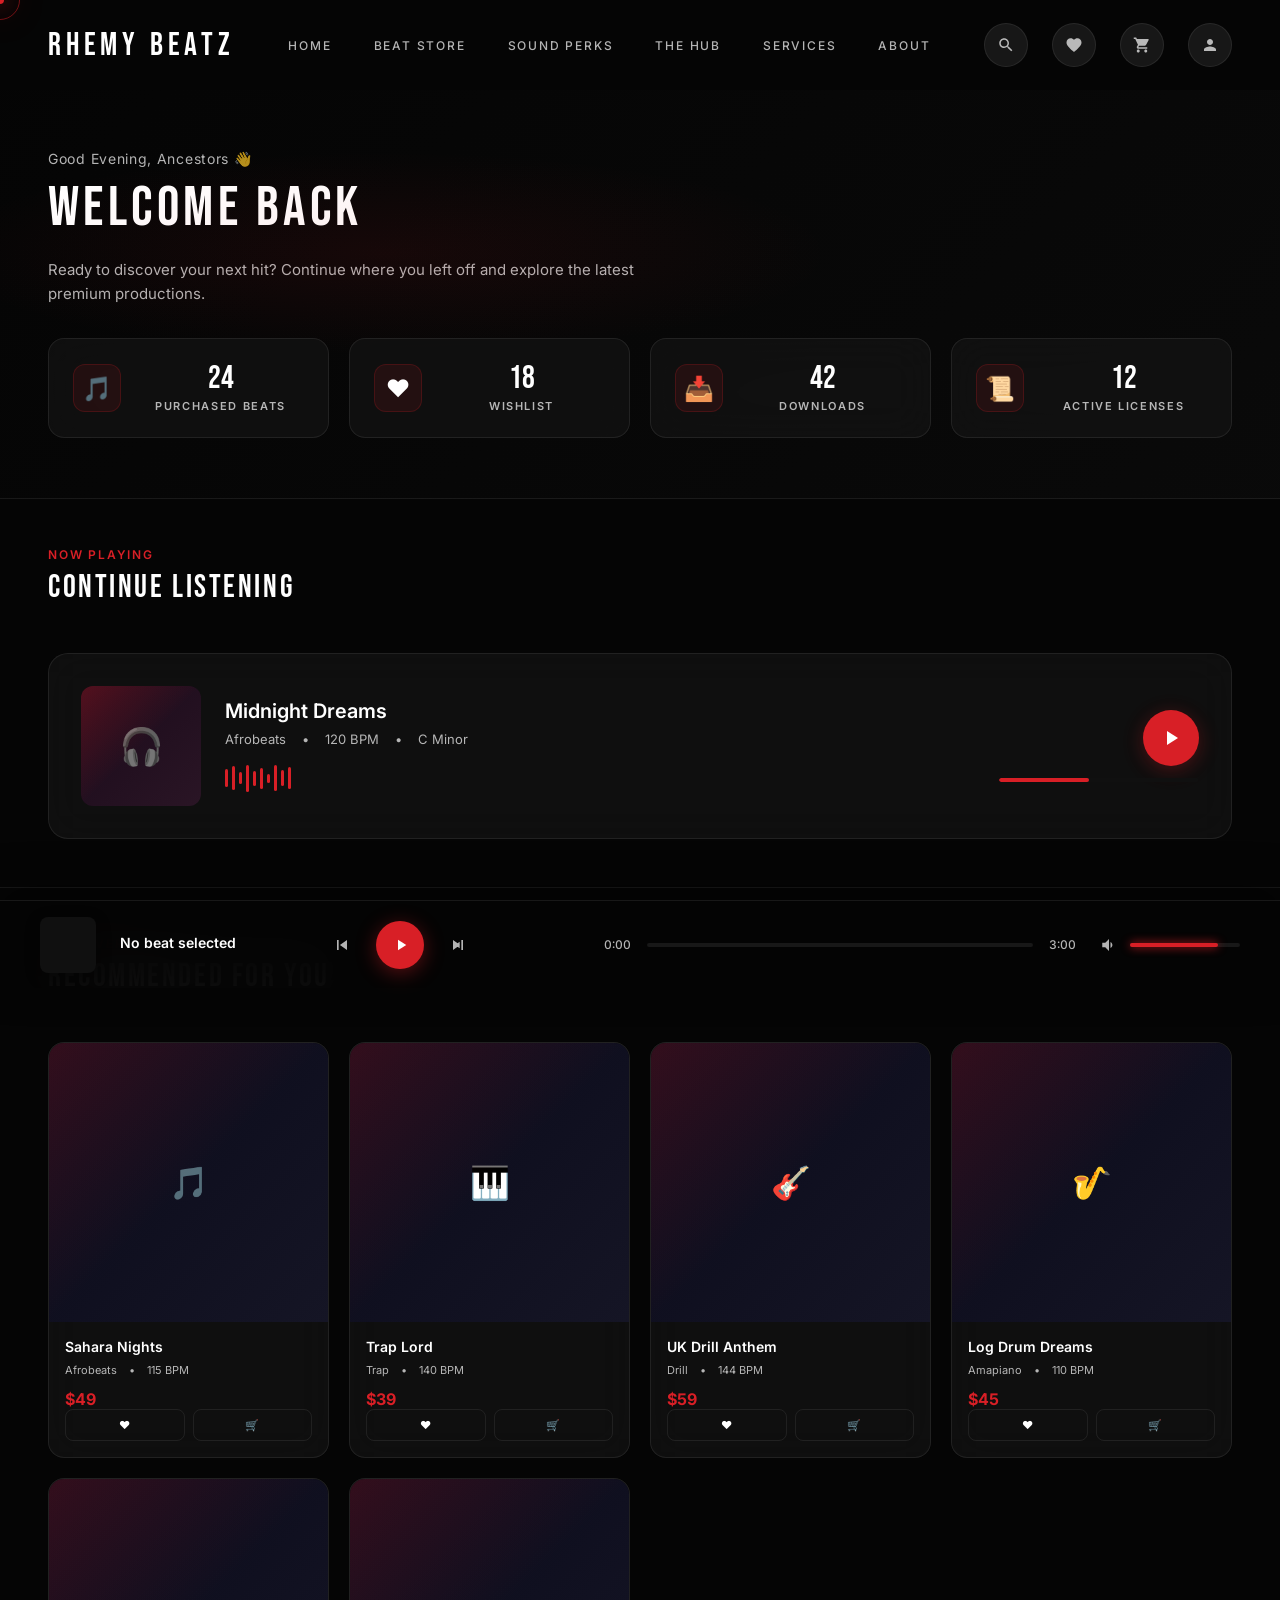
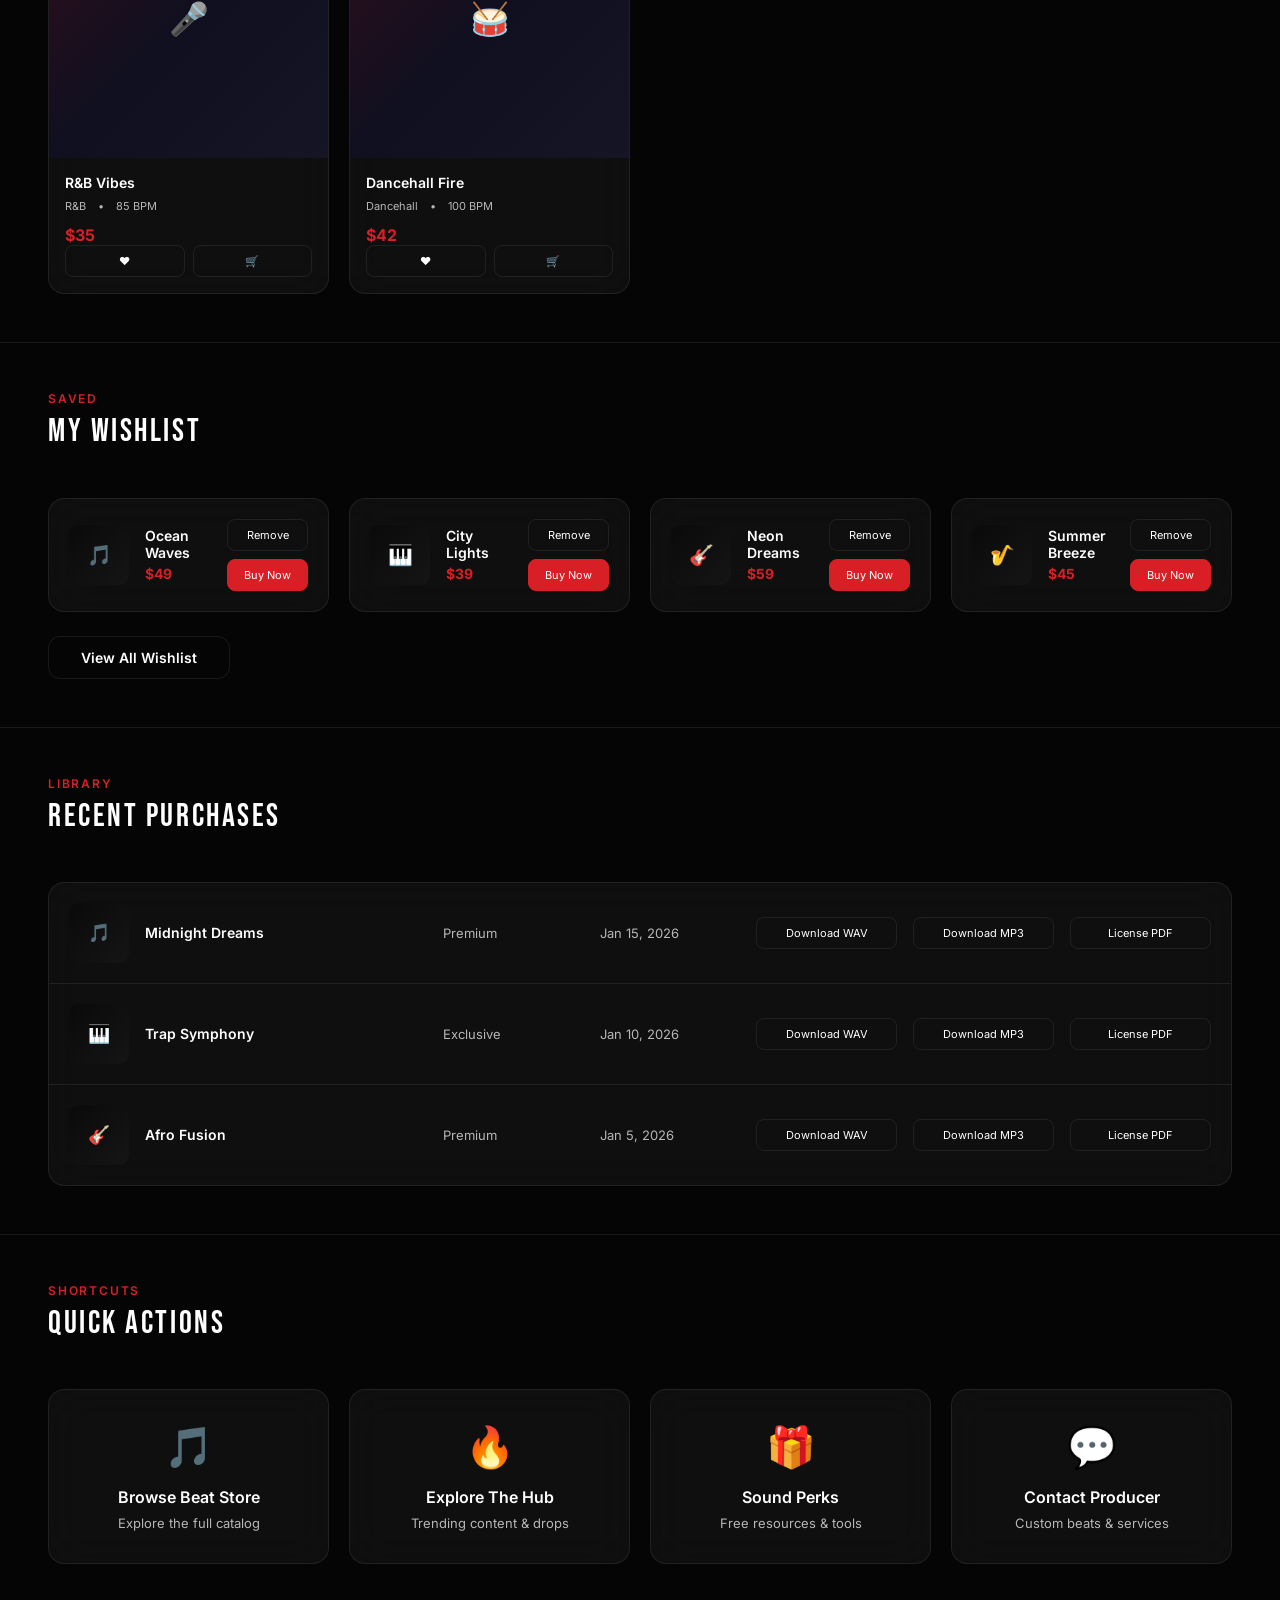
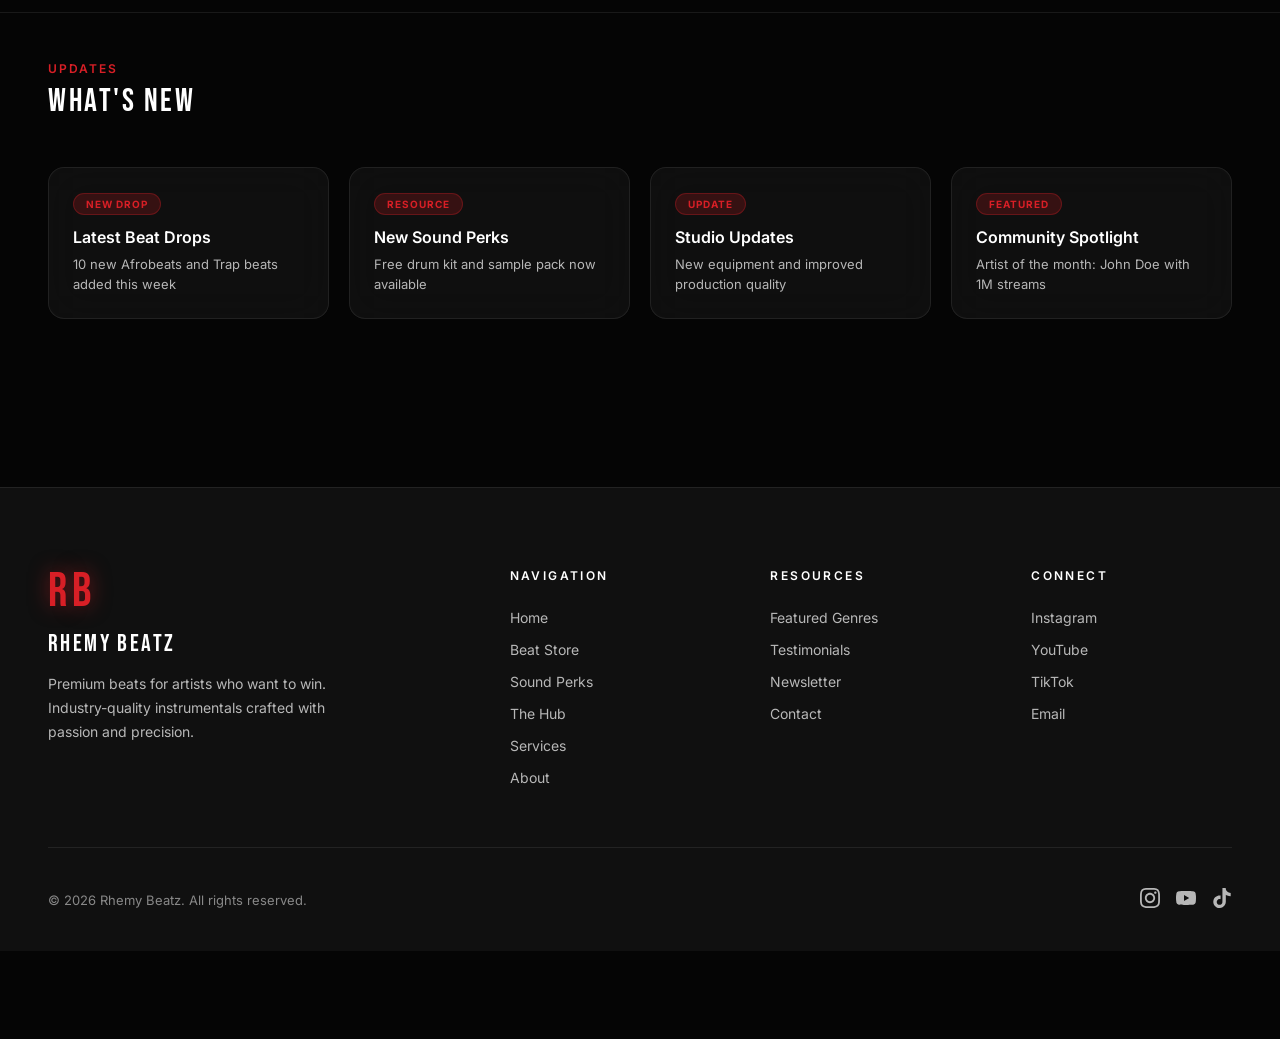
<file: dashboard.html>
<!DOCTYPE html>
<html lang="en">
<head>
  <meta charset="UTF-8" />
  <meta name="viewport" content="width=device-width, initial-scale=1.0" />
  <title>Dashboard | RHEMY BEATZ</title>
  <meta name="description" content="Your personal artist dashboard for RHEMY BEATZ. Manage your beats, wishlist, downloads, and explore premium productions." />
  <link rel="stylesheet" href="styles.css" />
  <style>
    /* ─── DASHBOARD PAGE STYLES ─────────────────────── */
    .dashboard-page {
      min-height: 100vh;
      background: var(--bg);
      padding-top: 90px;
      padding-bottom: 120px;
    }

    /* ─── HERO SECTION ─────────────────────────────── */
    .dashboard-hero {
      padding: 60px 48px;
      background: linear-gradient(135deg, rgba(5,5,5,0.9) 0%, rgba(10,10,10,0.95) 100%);
      border-bottom: 1px solid var(--border);
      position: relative;
      overflow: hidden;
    }

    .dashboard-hero::before {
      content: '';
      position: absolute;
      inset: 0;
      background: radial-gradient(ellipse 70% 50% at 30% 40%, rgba(216,31,38,0.08) 0%, transparent 50%);
      pointer-events: none;
    }

    .dashboard-greeting {
      font-size: 14px;
      color: var(--text-muted);
      margin-bottom: 8px;
      letter-spacing: 0.05em;
    }

    .dashboard-hero-title {
      font-family: 'Bebas Neue', 'Anton', sans-serif;
      font-size: clamp(42px, 5vw, 56px);
      font-weight: 400;
      letter-spacing: 0.08em;
      text-transform: uppercase;
      color: var(--text);
      margin-bottom: 16px;
    }

    .dashboard-hero-subtitle {
      font-size: 15px;
      color: var(--text-muted);
      line-height: 1.6;
      max-width: 600px;
    }

    /* ─── STATS CARDS ──────────────────────────────── */
    .dashboard-stats {
      display: grid;
      grid-template-columns: repeat(4, 1fr);
      gap: 20px;
      margin-top: 32px;
    }

    .stat-card {
      background: rgba(23, 23, 23, 0.6);
      backdrop-filter: blur(20px);
      border: 1px solid var(--border);
      border-radius: 16px;
      padding: 24px;
      display: flex;
      align-items: center;
      gap: 16px;
      transition: all 0.3s ease;
      cursor: pointer;
    }

    .stat-card:hover {
      transform: translateY(-4px);
      border-color: rgba(216,31,38,0.3);
      box-shadow: 0 8px 32px rgba(216,31,38,0.15);
    }

    .stat-icon {
      width: 48px;
      height: 48px;
      border-radius: 12px;
      background: rgba(216,31,38,0.1);
      border: 1px solid rgba(216,31,38,0.2);
      display: flex;
      align-items: center;
      justify-content: center;
      font-size: 24px;
      flex-shrink: 0;
    }

    .stat-info {
      flex: 1;
    }

    .stat-number {
      font-family: 'Bebas Neue', 'Anton', sans-serif;
      font-size: 32px;
      font-weight: 400;
      color: var(--text);
      line-height: 1;
      margin-bottom: 4px;
    }

    .stat-label {
      font-size: 12px;
      color: var(--text-muted);
      text-transform: uppercase;
      letter-spacing: 0.1em;
    }

    /* ─── CONTINUE LISTENING ───────────────────────── */
    .dashboard-section {
      padding: 48px;
      border-bottom: 1px solid var(--border);
    }

    .section-header {
      display: flex;
      justify-content: space-between;
      align-items: center;
      margin-bottom: 32px;
    }

    .section-label {
      font-size: 12px;
      color: var(--accent);
      text-transform: uppercase;
      letter-spacing: 0.15em;
      margin-bottom: 8px;
    }

    .section-title {
      font-family: 'Bebas Neue', 'Anton', sans-serif;
      font-size: 32px;
      font-weight: 400;
      letter-spacing: 0.08em;
      text-transform: uppercase;
      color: var(--text);
    }

    .continue-listening {
      background: rgba(23, 23, 23, 0.6);
      backdrop-filter: blur(20px);
      border: 1px solid var(--border);
      border-radius: 20px;
      padding: 32px;
      display: flex;
      align-items: center;
      gap: 24px;
    }

    .continue-art {
      width: 120px;
      height: 120px;
      border-radius: 12px;
      background: linear-gradient(135deg, #1a0a1a 0%, #2a1525 100%);
      display: flex;
      align-items: center;
      justify-content: center;
      font-size: 36px;
      flex-shrink: 0;
      position: relative;
      overflow: hidden;
    }

    .continue-art::before {
      content: '';
      position: absolute;
      inset: 0;
      background: linear-gradient(135deg, rgba(216,31,38,0.3) 0%, transparent 50%);
    }

    .continue-info {
      flex: 1;
    }

    .continue-title {
      font-size: 20px;
      font-weight: 600;
      color: var(--text);
      margin-bottom: 8px;
    }

    .continue-meta {
      display: flex;
      gap: 16px;
      font-size: 13px;
      color: var(--text-muted);
      margin-bottom: 16px;
    }

    .continue-waveform {
      display: flex;
      align-items: center;
      gap: 4px;
      height: 30px;
    }

    .waveform-bar {
      width: 3px;
      background: var(--accent);
      border-radius: 2px;
      animation: waveformAnim 1s ease-in-out infinite;
    }

    @keyframes waveformAnim {
      0%, 100% { transform: scaleY(0.3); }
      50% { transform: scaleY(1); }
    }

    .continue-controls {
      display: flex;
      flex-direction: column;
      gap: 12px;
      align-items: flex-end;
    }

    .continue-play {
      width: 56px;
      height: 56px;
      border-radius: 50%;
      background: var(--accent);
      border: none;
      display: flex;
      align-items: center;
      justify-content: center;
      cursor: pointer;
      transition: all 0.3s ease;
      box-shadow: 0 4px 20px rgba(216,31,38,0.3);
    }

    .continue-play:hover {
      transform: scale(1.1);
      box-shadow: 0 8px 30px rgba(216,31,38,0.5);
    }

    .continue-play svg {
      width: 24px;
      height: 24px;
      fill: #fff;
    }

    .continue-progress {
      width: 200px;
      height: 4px;
      background: var(--bg-secondary);
      border-radius: 2px;
      overflow: hidden;
    }

    .continue-progress-fill {
      height: 100%;
      width: 45%;
      background: var(--accent);
      border-radius: 2px;
    }

    /* ─── RECOMMENDED FOR YOU ──────────────────────── */
    .recommended-grid {
      display: grid;
      grid-template-columns: repeat(6, 1fr);
      gap: 20px;
    }

    .beat-card {
      background: rgba(23, 23, 23, 0.6);
      backdrop-filter: blur(20px);
      border: 1px solid var(--border);
      border-radius: 16px;
      overflow: hidden;
      transition: all 0.3s ease;
      cursor: pointer;
    }

    .beat-card:hover {
      transform: translateY(-8px);
      border-color: rgba(216,31,38,0.3);
      box-shadow: 0 12px 40px rgba(216,31,38,0.2);
    }

    .beat-card-art {
      width: 100%;
      aspect-ratio: 1;
      background: linear-gradient(135deg, #0a0a1a 0%, #151525 100%);
      display: flex;
      align-items: center;
      justify-content: center;
      font-size: 32px;
      position: relative;
    }

    .beat-card-art::before {
      content: '';
      position: absolute;
      inset: 0;
      background: linear-gradient(135deg, rgba(216,31,38,0.2) 0%, transparent 50%);
    }

    .beat-card-overlay {
      position: absolute;
      inset: 0;
      background: rgba(0,0,0,0.6);
      display: flex;
      align-items: center;
      justify-content: center;
      opacity: 0;
      transition: opacity 0.3s ease;
    }

    .beat-card:hover .beat-card-overlay {
      opacity: 1;
    }

    .beat-card-play {
      width: 48px;
      height: 48px;
      border-radius: 50%;
      background: var(--accent);
      border: none;
      display: flex;
      align-items: center;
      justify-content: center;
      cursor: pointer;
    }

    .beat-card-play svg {
      width: 20px;
      height: 20px;
      fill: #fff;
    }

    .beat-card-body {
      padding: 16px;
    }

    .beat-card-title {
      font-size: 14px;
      font-weight: 600;
      color: var(--text);
      margin-bottom: 8px;
      white-space: nowrap;
      overflow: hidden;
      text-overflow: ellipsis;
    }

    .beat-card-meta {
      display: flex;
      gap: 12px;
      font-size: 11px;
      color: var(--text-muted);
      margin-bottom: 12px;
    }

    .beat-card-price {
      font-size: 16px;
      font-weight: 700;
      color: var(--accent);
    }

    .beat-card-actions {
      display: flex;
      gap: 8px;
    }

    .beat-card-btn {
      flex: 1;
      padding: 8px;
      border: 1px solid var(--border);
      border-radius: 8px;
      background: transparent;
      color: var(--text);
      font-size: 11px;
      cursor: pointer;
      transition: all 0.3s ease;
    }

    .beat-card-btn:hover {
      border-color: var(--accent);
      background: rgba(216,31,38,0.1);
    }

    /* ─── MY WISHLIST ───────────────────────────────── */
    .wishlist-grid {
      display: grid;
      grid-template-columns: repeat(4, 1fr);
      gap: 20px;
    }

    .wishlist-item {
      background: rgba(23, 23, 23, 0.6);
      backdrop-filter: blur(20px);
      border: 1px solid var(--border);
      border-radius: 16px;
      padding: 20px;
      display: flex;
      align-items: center;
      gap: 16px;
      transition: all 0.3s ease;
    }

    .wishlist-item:hover {
      border-color: rgba(216,31,38,0.3);
      transform: translateX(4px);
    }

    .wishlist-art {
      width: 60px;
      height: 60px;
      border-radius: 10px;
      background: linear-gradient(135deg, #0a0a0a 0%, #151515 100%);
      display: flex;
      align-items: center;
      justify-content: center;
      font-size: 20px;
      flex-shrink: 0;
    }

    .wishlist-info {
      flex: 1;
    }

    .wishlist-title {
      font-size: 14px;
      font-weight: 600;
      color: var(--text);
      margin-bottom: 4px;
    }

    .wishlist-price {
      font-size: 14px;
      color: var(--accent);
      font-weight: 700;
    }

    .wishlist-actions {
      display: flex;
      flex-direction: column;
      gap: 8px;
    }

    .wishlist-btn {
      padding: 8px 16px;
      border: 1px solid var(--border);
      border-radius: 8px;
      background: transparent;
      color: var(--text);
      font-size: 11px;
      cursor: pointer;
      transition: all 0.3s ease;
    }

    .wishlist-btn:hover {
      border-color: var(--accent);
      background: rgba(216,31,38,0.1);
    }

    .wishlist-btn.primary {
      background: var(--accent);
      border-color: var(--accent);
      color: #fff;
    }

    .wishlist-btn.primary:hover {
      background: var(--accent-hover);
    }

    .view-all-btn {
      display: inline-block;
      padding: 12px 32px;
      background: transparent;
      border: 1px solid var(--border);
      border-radius: 12px;
      color: var(--text);
      font-size: 14px;
      font-weight: 600;
      cursor: pointer;
      transition: all 0.3s ease;
      margin-top: 24px;
    }

    .view-all-btn:hover {
      border-color: var(--accent);
      background: rgba(216,31,38,0.1);
    }

    /* ─── RECENT PURCHASES ──────────────────────────── */
    .purchases-table {
      background: rgba(23, 23, 23, 0.6);
      backdrop-filter: blur(20px);
      border: 1px solid var(--border);
      border-radius: 16px;
      overflow: hidden;
    }

    .purchase-row {
      display: grid;
      grid-template-columns: 60px 2fr 1fr 1fr 1fr 1fr 1fr;
      gap: 16px;
      padding: 20px;
      border-bottom: 1px solid var(--border);
      align-items: center;
      transition: background 0.3s ease;
    }

    .purchase-row:last-child {
      border-bottom: none;
    }

    .purchase-row:hover {
      background: rgba(216,31,38,0.05);
    }

    .purchase-art {
      width: 60px;
      height: 60px;
      border-radius: 10px;
      background: linear-gradient(135deg, #0a0a0a 0%, #151515 100%);
      display: flex;
      align-items: center;
      justify-content: center;
      font-size: 18px;
      flex-shrink: 0;
    }

    .purchase-title {
      font-size: 14px;
      font-weight: 600;
      color: var(--text);
    }

    .purchase-license {
      font-size: 13px;
      color: var(--text-muted);
    }

    .purchase-date {
      font-size: 13px;
      color: var(--text-muted);
    }

    .purchase-action {
      padding: 8px 16px;
      border: 1px solid var(--border);
      border-radius: 8px;
      background: transparent;
      color: var(--text);
      font-size: 11px;
      cursor: pointer;
      transition: all 0.3s ease;
      text-align: center;
    }

    .purchase-action:hover {
      border-color: var(--accent);
      background: rgba(216,31,38,0.1);
    }

    /* ─── QUICK ACTIONS ────────────────────────────── */
    .quick-actions-grid {
      display: grid;
      grid-template-columns: repeat(4, 1fr);
      gap: 20px;
    }

    .quick-action-card {
      background: rgba(23, 23, 23, 0.6);
      backdrop-filter: blur(20px);
      border: 1px solid var(--border);
      border-radius: 16px;
      padding: 32px;
      text-align: center;
      transition: all 0.3s ease;
      cursor: pointer;
    }

    .quick-action-card:hover {
      transform: translateY(-8px);
      border-color: rgba(216,31,38,0.3);
      box-shadow: 0 12px 40px rgba(216,31,38,0.2);
    }

    .quick-action-icon {
      font-size: 40px;
      margin-bottom: 16px;
    }

    .quick-action-title {
      font-size: 16px;
      font-weight: 600;
      color: var(--text);
      margin-bottom: 8px;
    }

    .quick-action-desc {
      font-size: 13px;
      color: var(--text-muted);
    }

    /* ─── WHAT'S NEW ───────────────────────────────── */
    .whats-new-grid {
      display: grid;
      grid-template-columns: repeat(4, 1fr);
      gap: 20px;
    }

    .news-card {
      background: rgba(23, 23, 23, 0.6);
      backdrop-filter: blur(20px);
      border: 1px solid var(--border);
      border-radius: 16px;
      padding: 24px;
      transition: all 0.3s ease;
      cursor: pointer;
    }

    .news-card:hover {
      transform: translateY(-4px);
      border-color: rgba(216,31,38,0.3);
      box-shadow: 0 12px 40px rgba(216,31,38,0.15);
    }

    .news-badge {
      display: inline-block;
      padding: 4px 12px;
      background: rgba(216,31,38,0.2);
      border: 1px solid rgba(216,31,38,0.3);
      border-radius: 20px;
      font-size: 10px;
      font-weight: 700;
      text-transform: uppercase;
      letter-spacing: 0.1em;
      color: var(--accent);
      margin-bottom: 12px;
    }

    .news-title {
      font-size: 16px;
      font-weight: 600;
      color: var(--text);
      margin-bottom: 8px;
    }

    .news-desc {
      font-size: 13px;
      color: var(--text-muted);
      line-height: 1.5;
    }

    /* ─── PROFILE DROPDOWN ─────────────────────────── */
    .profile-dropdown {
      position: absolute;
      top: 100%;
      right: 0;
      width: 200px;
      background: rgba(23, 23, 23, 0.95);
      backdrop-filter: blur(20px);
      border: 1px solid var(--border);
      border-radius: 12px;
      padding: 8px;
      margin-top: 8px;
      opacity: 0;
      visibility: hidden;
      transform: translateY(-10px);
      transition: all 0.3s ease;
      z-index: 1000;
    }

    .profile-dropdown.show {
      opacity: 1;
      visibility: visible;
      transform: translateY(0);
    }

    .profile-dropdown-item {
      display: flex;
      align-items: center;
      gap: 12px;
      padding: 12px;
      color: var(--text);
      text-decoration: none;
      border-radius: 8px;
      transition: all 0.3s ease;
      font-size: 14px;
    }

    .profile-dropdown-item:hover {
      background: rgba(216,31,38,0.1);
      color: var(--accent);
    }

    .profile-dropdown-item svg {
      width: 18px;
      height: 18px;
    }

    .profile-dropdown-divider {
      height: 1px;
      background: var(--border);
      margin: 8px 0;
    }

    /* ─── RESPONSIVE DESIGN ───────────────────────── */
    @media (max-width: 1440px) {
      .recommended-grid {
        grid-template-columns: repeat(4, 1fr);
      }
    }

    @media (max-width: 1200px) {
      .dashboard-stats {
        grid-template-columns: repeat(2, 1fr);
      }

      .recommended-grid {
        grid-template-columns: repeat(3, 1fr);
      }

      .wishlist-grid {
        grid-template-columns: repeat(2, 1fr);
      }

      .quick-actions-grid {
        grid-template-columns: repeat(2, 1fr);
      }

      .whats-new-grid {
        grid-template-columns: repeat(2, 1fr);
      }

      .purchase-row {
        grid-template-columns: 60px 1fr 1fr 1fr 1fr;
      }

      .purchase-row > :nth-child(6),
      .purchase-row > :nth-child(7) {
        display: none;
      }
    }

    @media (max-width: 1024px) {
      .dashboard-hero {
        padding: 40px 32px;
      }

      .dashboard-section {
        padding: 32px;
      }

      .recommended-grid {
        grid-template-columns: repeat(2, 1fr);
      }
    }

    @media (max-width: 768px) {
      .dashboard-hero {
        padding: 32px 24px;
      }

      .dashboard-section {
        padding: 24px;
      }

      .dashboard-stats {
        grid-template-columns: repeat(2, 1fr);
        gap: 12px;
      }

      .stat-card {
        padding: 16px;
      }

      .stat-icon {
        width: 40px;
        height: 40px;
        font-size: 20px;
      }

      .stat-number {
        font-size: 24px;
      }

      .continue-listening {
        flex-direction: column;
        align-items: flex-start;
      }

      .continue-controls {
        align-items: stretch;
        width: 100%;
      }

      .continue-progress {
        width: 100%;
      }

      .recommended-grid {
        grid-template-columns: 1fr;
      }

      .wishlist-grid {
        grid-template-columns: 1fr;
      }

      .quick-actions-grid {
        grid-template-columns: 1fr;
      }

      .whats-new-grid {
        grid-template-columns: 1fr;
      }

      .purchase-row {
        grid-template-columns: 60px 1fr;
        gap: 8px;
      }

      .purchase-row > :not(:nth-child(1)):not(:nth-child(2)) {
        display: none;
      }
    }

    @media (max-width: 480px) {
      .dashboard-hero {
        padding: 24px 16px;
      }

      .dashboard-section {
        padding: 20px 16px;
      }

      .dashboard-stats {
        grid-template-columns: 1fr;
      }

      .section-title {
        font-size: 24px;
      }

      .continue-art {
        width: 100px;
        height: 100px;
      }
    }

    /* ─── ACCESSIBILITY ───────────────────────────── */
    .stat-card:focus-visible,
    .beat-card:focus-visible,
    .wishlist-item:focus-visible,
    .quick-action-card:focus-visible,
    .news-card:focus-visible {
      outline: 2px solid var(--accent);
      outline-offset: 2px;
    }
  </style>
</head>
<body>

<!-- ═══════════════════════════════════════════ CUSTOM CURSOR ══ -->
<div class="cursor" id="cursor"></div>
<div class="cursor-ring" id="cursor-ring"></div>

<!-- ═══════════════════════════════════════════ NAV ══ -->
<nav id="nav">
  <a href="index.html" class="nav-logo">RHEMY BEATZ</a>
  <div class="nav-links">
    <a href="index.html#hero">Home</a>
    <a href="index.html#beats">Beat Store</a>
    <a href="index.html#sound-perks">Sound Perks</a>
    <a href="hub.html">The Hub</a>
    <a href="index.html#services">Services</a>
    <a href="index.html#about">About</a>
  </div>
  <div class="nav-actions">
    <button class="nav-action-btn" title="Search">
      <svg viewBox="0 0 24 24"><path d="M15.5 14h-.79l-.28-.27C15.41 12.59 16 11.11 16 9.5 16 5.91 13.09 3 9.5 3S3 5.91 3 9.5 5.91 16 9.5 16c1.61 0 3.09-.59 4.23-1.57l.27.28v.79l5 4.99L20.49 19l-4.99-5zm-6 0C7.01 14 5 11.99 5 9.5S7.01 5 9.5 5 14 7.01 14 9.5 11.99 14 9.5 14z"/></svg>
    </button>
    <button class="nav-action-btn" title="Wishlist" onclick="window.location.href='wishlist.html'">
      <svg viewBox="0 0 24 24"><path d="M12 21.35l-1.45-1.32C5.4 15.36 2 12.28 2 8.5 2 5.42 4.42 3 7.5 3c1.74 0 3.41.81 4.5 2.09C13.09 3.81 14.76 3 16.5 3 19.58 3 22 5.42 22 8.5c0 3.78-3.4 6.86-8.55 11.54L12 21.35z"/></svg>
    </button>
    <button class="nav-action-btn" title="Cart">
      <svg viewBox="0 0 24 24"><path d="M7 18c-1.1 0-1.99.9-1.99 2S5.9 22 7 22s2-.9 2-2-.9-2-2-2zM1 2v2h2l3.6 7.59-1.35 2.45c-.16.28-.25.61-.25.96 0 1.1.9 2 2 2h12v-2H7.42c-.14 0-.25-.11-.25-.25l.03-.12.9-1.63h7.45c.75 0 1.41-.41 1.75-1.03l3.58-6.49c.08-.14.12-.31.12-.48 0-.55-.45-1-1-1H5.21l-.94-2H1zm16 16c-1.1 0-1.99.9-1.99 2s.89 2 1.99 2 2-.9 2-2-.9-2-2-2z"/></svg>
    </button>
    <div style="position: relative;">
      <button class="nav-action-btn" id="profile-btn" title="Profile">
        <svg viewBox="0 0 24 24"><path d="M12 12c2.21 0 4-1.79 4-4s-1.79-4-4-4-4 1.79-4 4 1.79 4 4 4zm0 2c-2.67 0-8 1.34-8 4v2h16v-2c0-2.66-5.33-4-8-4z"/></svg>
      </button>
      <div class="profile-dropdown" id="profile-dropdown">
        <a href="dashboard.html" class="profile-dropdown-item">
          <svg viewBox="0 0 24 24"><path d="M3 13h8V3H3v10zm0 8h8v-6H3v6zm10 0h8V11h-8v10zm0-18v6h8V3h-8z"/></svg>
          Dashboard
        </a>
        <a href="wishlist.html" class="profile-dropdown-item">
          <svg viewBox="0 0 24 24"><path d="M12 21.35l-1.45-1.32C5.4 15.36 2 12.28 2 8.5 2 5.42 4.42 3 7.5 3c1.74 0 3.41.81 4.5 2.09C13.09 3.81 14.76 3 16.5 3 19.58 3 22 5.42 22 8.5c0 3.78-3.4 6.86-8.55 11.54L12 21.35z"/></svg>
          Wishlist
        </a>
        <a href="#" class="profile-dropdown-item">
          <svg viewBox="0 0 24 24"><path d="M19 9h-4V3H9v6H5l7 7 7-7zM5 18v2h14v-2H5z"/></svg>
          Downloads
        </a>
        <a href="#" class="profile-dropdown-item">
          <svg viewBox="0 0 24 24"><path d="M19.14 12.94c.04-.31.06-.63.06-.94 0-.31-.02-.63-.06-.94l2.03-1.58c.18-.14.23-.41.12-.61l-1.92-3.32c-.12-.22-.37-.29-.59-.22l-2.39.96c-.5-.38-1.03-.7-1.62-.94l-.36-2.54c-.04-.24-.24-.41-.48-.41h-3.84c-.24 0-.43.17-.47.41l-.36 2.54c-.59.24-1.13.57-1.62.94l-2.39-.96c-.22-.08-.47 0-.59.22L2.74 8.87c-.12.21-.08.47.12.61l2.03 1.58c-.04.31-.06.63-.06.94s.02.63.06.94l-2.03 1.58c-.18.14-.23.41-.12.61l1.92 3.32c.12.22.37.29.59.22l2.39-.96c.5.38 1.03.7 1.62.94l.36 2.54c.05.24.24.41.48.41h3.84c.24 0 .44-.17.47-.41l.36-2.54c.59-.24 1.13-.56 1.62-.94l2.39.96c.22.08.47 0 .59-.22l1.92-3.32c.12-.22.07-.47-.12-.61l-2.01-1.58zM12 15.6c-1.98 0-3.6-1.62-3.6-3.6s1.62-3.6 3.6-3.6 3.6 1.62 3.6 3.6-1.62 3.6-3.6 3.6z"/></svg>
          Settings
        </a>
        <div class="profile-dropdown-divider"></div>
        <a href="login.html" class="profile-dropdown-item">
          <svg viewBox="0 0 24 24"><path d="M10.09 15.59L11.5 17l5-5-5-5-1.41 1.41L12.67 11H3v2h9.67l-2.58 2.59zM19 3H5c-1.11 0-2 .9-2 2v4h2V5h14v14H5v-4H3v4c0 1.1.89 2 2 2h14c1.1 0 2-.9 2-2V5c0-1.1-.9-2-2-2z"/></svg>
          Logout
        </a>
      </div>
    </div>
    <button class="mobile-menu-btn" id="mobile-menu-btn" aria-label="Open menu" aria-expanded="false">
      <span class="hamburger-line"></span>
      <span class="hamburger-line"></span>
      <span class="hamburger-line"></span>
    </button>
  </div>
</nav>

<!-- ═══════════════════════════════════════════ MOBILE MENU ══ -->
<div class="mobile-menu" id="mobile-menu" aria-hidden="true">
  <div class="mobile-menu-overlay" id="mobile-menu-overlay"></div>
  <div class="mobile-menu-panel">
    <div class="mobile-menu-header">
      <div class="mobile-menu-logo">RHEMY BEATZ</div>
      <button class="mobile-menu-close" id="mobile-menu-close" aria-label="Close menu">
        <span class="hamburger-line"></span>
        <span class="hamburger-line"></span>
      </button>
    </div>
    <div class="mobile-menu-content">
      <nav class="mobile-menu-nav">
        <a href="index.html#hero" class="mobile-menu-link" data-delay="0">Home</a>
        <a href="index.html#beats" class="mobile-menu-link" data-delay="50">Beat Store</a>
        <a href="index.html#sound-perks" class="mobile-menu-link" data-delay="100">Sound Perks</a>
        <a href="hub.html" class="mobile-menu-link" data-delay="150">The Hub</a>
        <a href="index.html#services" class="mobile-menu-link" data-delay="200">Services</a>
        <a href="index.html#about" class="mobile-menu-link" data-delay="250">About</a>
      </nav>
      <div class="mobile-menu-divider"></div>
      <div class="mobile-menu-actions">
        <a href="#" class="mobile-menu-action" data-delay="300">
          <svg viewBox="0 0 24 24"><path d="M15.5 14h-.79l-.28-.27C15.41 12.59 16 11.11 16 9.5 16 5.91 13.09 3 9.5 3S3 5.91 3 9.5 5.91 16 9.5 16c1.61 0 3.09-.59 4.23-1.57l.27.28v.79l5 4.99L20.49 19l-4.99-5zm-6 0C7.01 14 5 11.99 5 9.5S7.01 5 9.5 5 14 7.01 14 9.5 11.99 14 9.5 14z"/></svg>
          Search
        </a>
        <a href="wishlist.html" class="mobile-menu-action" data-delay="350">
          <svg viewBox="0 0 24 24"><path d="M12 21.35l-1.45-1.32C5.4 15.36 2 12.28 2 8.5 2 5.42 4.42 3 7.5 3c1.74 0 3.41.81 4.5 2.09C13.09 3.81 14.76 3 16.5 3 19.58 3 22 5.42 22 8.5c0 3.78-3.4 6.86-8.55 11.54L12 21.35z"/></svg>
          Wishlist
        </a>
        <a href="#" class="mobile-menu-action" data-delay="400">
          <svg viewBox="0 0 24 24"><path d="M7 18c-1.1 0-1.99.9-1.99 2S5.9 22 7 22s2-.9 2-2-.9-2-2-2zM1 2v2h2l3.6 7.59-1.35 2.45c-.16.28-.25.61-.25.96 0 1.1.9 2 2 2h12v-2H7.42c-.14 0-.25-.11-.25-.25l.03-.12.9-1.63h7.45c.75 0 1.41-.41 1.75-1.03l3.58-6.49c.08-.14.12-.31.12-.48 0-.55-.45-1-1-1H5.21l-.94-2H1zm16 16c-1.1 0-1.99.9-1.99 2s.89 2 1.99 2 2-.9 2-2-.9-2-2-2z"/></svg>
          Cart
        </a>
        <a href="dashboard.html" class="mobile-menu-action" data-delay="500">
          <svg viewBox="0 0 24 24"><path d="M3 13h8V3H3v10zm0 8h8v-6H3v6zm10 0h8V11h-8v10zm0-18v6h8V3h-8z"/></svg>
          Dashboard
        </a>
      </div>
    </div>
  </div>
</div>

<!-- ═══════════════════════════════════════════ DASHBOARD PAGE ══ -->
<div class="dashboard-page">
  
  <!-- HERO SECTION -->
  <div class="dashboard-hero">
    <div class="dashboard-greeting">Good Evening, Ancestors 👋</div>
    <h1 class="dashboard-hero-title">Welcome Back</h1>
    <p class="dashboard-hero-subtitle">Ready to discover your next hit? Continue where you left off and explore the latest premium productions.</p>
    
    <!-- STATS CARDS -->
    <div class="dashboard-stats">
      <div class="stat-card">
        <div class="stat-icon">🎵</div>
        <div class="stat-info">
          <div class="stat-number">24</div>
          <div class="stat-label">Purchased Beats</div>
        </div>
      </div>
      <div class="stat-card">
        <div class="stat-icon">❤️</div>
        <div class="stat-info">
          <div class="stat-number">18</div>
          <div class="stat-label">Wishlist</div>
        </div>
      </div>
      <div class="stat-card">
        <div class="stat-icon">📥</div>
        <div class="stat-info">
          <div class="stat-number">42</div>
          <div class="stat-label">Downloads</div>
        </div>
      </div>
      <div class="stat-card">
        <div class="stat-icon">📜</div>
        <div class="stat-info">
          <div class="stat-number">12</div>
          <div class="stat-label">Active Licenses</div>
        </div>
      </div>
    </div>
  </div>

  <!-- CONTINUE LISTENING -->
  <div class="dashboard-section">
    <div class="section-header">
      <div>
        <div class="section-label">Now Playing</div>
        <h2 class="section-title">Continue Listening</h2>
      </div>
    </div>
    
    <div class="continue-listening">
      <div class="continue-art">🎧</div>
      <div class="continue-info">
        <div class="continue-title">Midnight Dreams</div>
        <div class="continue-meta">
          <span>Afrobeats</span>
          <span>•</span>
          <span>120 BPM</span>
          <span>•</span>
          <span>C Minor</span>
        </div>
        <div class="continue-waveform">
          <div class="waveform-bar" style="height: 60%; animation-delay: 0s;"></div>
          <div class="waveform-bar" style="height: 80%; animation-delay: 0.1s;"></div>
          <div class="waveform-bar" style="height: 40%; animation-delay: 0.2s;"></div>
          <div class="waveform-bar" style="height: 90%; animation-delay: 0.3s;"></div>
          <div class="waveform-bar" style="height: 50%; animation-delay: 0.4s;"></div>
          <div class="waveform-bar" style="height: 70%; animation-delay: 0.5s;"></div>
          <div class="waveform-bar" style="height: 30%; animation-delay: 0.6s;"></div>
          <div class="waveform-bar" style="height: 85%; animation-delay: 0.7s;"></div>
          <div class="waveform-bar" style="height: 55%; animation-delay: 0.8s;"></div>
          <div class="waveform-bar" style="height: 75%; animation-delay: 0.9s;"></div>
        </div>
      </div>
      <div class="continue-controls">
        <button class="continue-play">
          <svg viewBox="0 0 24 24"><path d="M8 5v14l11-7z"/></svg>
        </button>
        <div class="continue-progress">
          <div class="continue-progress-fill"></div>
        </div>
      </div>
    </div>
  </div>

  <!-- RECOMMENDED FOR YOU -->
  <div class="dashboard-section">
    <div class="section-header">
      <div>
        <div class="section-label">Discover</div>
        <h2 class="section-title">Recommended For You</h2>
      </div>
    </div>
    
    <div class="recommended-grid">
      <div class="beat-card">
        <div class="beat-card-art">🎵</div>
        <div class="beat-card-overlay">
          <button class="beat-card-play"><svg viewBox="0 0 24 24"><path d="M8 5v14l11-7z"/></svg></button>
        </div>
        <div class="beat-card-body">
          <div class="beat-card-title">Sahara Nights</div>
          <div class="beat-card-meta">
            <span>Afrobeats</span>
            <span>•</span>
            <span>115 BPM</span>
          </div>
          <div class="beat-card-price">$49</div>
          <div class="beat-card-actions">
            <button class="beat-card-btn">❤️</button>
            <button class="beat-card-btn">🛒</button>
          </div>
        </div>
      </div>
      <div class="beat-card">
        <div class="beat-card-art">🎹</div>
        <div class="beat-card-overlay">
          <button class="beat-card-play"><svg viewBox="0 0 24 24"><path d="M8 5v14l11-7z"/></svg></button>
        </div>
        <div class="beat-card-body">
          <div class="beat-card-title">Trap Lord</div>
          <div class="beat-card-meta">
            <span>Trap</span>
            <span>•</span>
            <span>140 BPM</span>
          </div>
          <div class="beat-card-price">$39</div>
          <div class="beat-card-actions">
            <button class="beat-card-btn">❤️</button>
            <button class="beat-card-btn">🛒</button>
          </div>
        </div>
      </div>
      <div class="beat-card">
        <div class="beat-card-art">🎸</div>
        <div class="beat-card-overlay">
          <button class="beat-card-play"><svg viewBox="0 0 24 24"><path d="M8 5v14l11-7z"/></svg></button>
        </div>
        <div class="beat-card-body">
          <div class="beat-card-title">UK Drill Anthem</div>
          <div class="beat-card-meta">
            <span>Drill</span>
            <span>•</span>
            <span>144 BPM</span>
          </div>
          <div class="beat-card-price">$59</div>
          <div class="beat-card-actions">
            <button class="beat-card-btn">❤️</button>
            <button class="beat-card-btn">🛒</button>
          </div>
        </div>
      </div>
      <div class="beat-card">
        <div class="beat-card-art">🎷</div>
        <div class="beat-card-overlay">
          <button class="beat-card-play"><svg viewBox="0 0 24 24"><path d="M8 5v14l11-7z"/></svg></button>
        </div>
        <div class="beat-card-body">
          <div class="beat-card-title">Log Drum Dreams</div>
          <div class="beat-card-meta">
            <span>Amapiano</span>
            <span>•</span>
            <span>110 BPM</span>
          </div>
          <div class="beat-card-price">$45</div>
          <div class="beat-card-actions">
            <button class="beat-card-btn">❤️</button>
            <button class="beat-card-btn">🛒</button>
          </div>
        </div>
      </div>
      <div class="beat-card">
        <div class="beat-card-art">🎤</div>
        <div class="beat-card-overlay">
          <button class="beat-card-play"><svg viewBox="0 0 24 24"><path d="M8 5v14l11-7z"/></svg></button>
        </div>
        <div class="beat-card-body">
          <div class="beat-card-title">R&B Vibes</div>
          <div class="beat-card-meta">
            <span>R&B</span>
            <span>•</span>
            <span>85 BPM</span>
          </div>
          <div class="beat-card-price">$35</div>
          <div class="beat-card-actions">
            <button class="beat-card-btn">❤️</button>
            <button class="beat-card-btn">🛒</button>
          </div>
        </div>
      </div>
      <div class="beat-card">
        <div class="beat-card-art">🥁</div>
        <div class="beat-card-overlay">
          <button class="beat-card-play"><svg viewBox="0 0 24 24"><path d="M8 5v14l11-7z"/></svg></button>
        </div>
        <div class="beat-card-body">
          <div class="beat-card-title">Dancehall Fire</div>
          <div class="beat-card-meta">
            <span>Dancehall</span>
            <span>•</span>
            <span>100 BPM</span>
          </div>
          <div class="beat-card-price">$42</div>
          <div class="beat-card-actions">
            <button class="beat-card-btn">❤️</button>
            <button class="beat-card-btn">🛒</button>
          </div>
        </div>
      </div>
    </div>
  </div>

  <!-- MY WISHLIST -->
  <div class="dashboard-section">
    <div class="section-header">
      <div>
        <div class="section-label">Saved</div>
        <h2 class="section-title">My Wishlist</h2>
      </div>
    </div>
    
    <div class="wishlist-grid">
      <div class="wishlist-item">
        <div class="wishlist-art">🎵</div>
        <div class="wishlist-info">
          <div class="wishlist-title">Ocean Waves</div>
          <div class="wishlist-price">$49</div>
        </div>
        <div class="wishlist-actions">
          <button class="wishlist-btn">Remove</button>
          <button class="wishlist-btn primary">Buy Now</button>
        </div>
      </div>
      <div class="wishlist-item">
        <div class="wishlist-art">🎹</div>
        <div class="wishlist-info">
          <div class="wishlist-title">City Lights</div>
          <div class="wishlist-price">$39</div>
        </div>
        <div class="wishlist-actions">
          <button class="wishlist-btn">Remove</button>
          <button class="wishlist-btn primary">Buy Now</button>
        </div>
      </div>
      <div class="wishlist-item">
        <div class="wishlist-art">🎸</div>
        <div class="wishlist-info">
          <div class="wishlist-title">Neon Dreams</div>
          <div class="wishlist-price">$59</div>
        </div>
        <div class="wishlist-actions">
          <button class="wishlist-btn">Remove</button>
          <button class="wishlist-btn primary">Buy Now</button>
        </div>
      </div>
      <div class="wishlist-item">
        <div class="wishlist-art">🎷</div>
        <div class="wishlist-info">
          <div class="wishlist-title">Summer Breeze</div>
          <div class="wishlist-price">$45</div>
        </div>
        <div class="wishlist-actions">
          <button class="wishlist-btn">Remove</button>
          <button class="wishlist-btn primary">Buy Now</button>
        </div>
      </div>
    </div>
    
    <button class="view-all-btn">View All Wishlist</button>
  </div>

  <!-- RECENT PURCHASES -->
  <div class="dashboard-section">
    <div class="section-header">
      <div>
        <div class="section-label">Library</div>
        <h2 class="section-title">Recent Purchases</h2>
      </div>
    </div>
    
    <div class="purchases-table">
      <div class="purchase-row">
        <div class="purchase-art">🎵</div>
        <div class="purchase-title">Midnight Dreams</div>
        <div class="purchase-license">Premium</div>
        <div class="purchase-date">Jan 15, 2026</div>
        <button class="purchase-action">Download WAV</button>
        <button class="purchase-action">Download MP3</button>
        <button class="purchase-action">License PDF</button>
      </div>
      <div class="purchase-row">
        <div class="purchase-art">🎹</div>
        <div class="purchase-title">Trap Symphony</div>
        <div class="purchase-license">Exclusive</div>
        <div class="purchase-date">Jan 10, 2026</div>
        <button class="purchase-action">Download WAV</button>
        <button class="purchase-action">Download MP3</button>
        <button class="purchase-action">License PDF</button>
      </div>
      <div class="purchase-row">
        <div class="purchase-art">🎸</div>
        <div class="purchase-title">Afro Fusion</div>
        <div class="purchase-license">Premium</div>
        <div class="purchase-date">Jan 5, 2026</div>
        <button class="purchase-action">Download WAV</button>
        <button class="purchase-action">Download MP3</button>
        <button class="purchase-action">License PDF</button>
      </div>
    </div>
  </div>

  <!-- QUICK ACTIONS -->
  <div class="dashboard-section">
    <div class="section-header">
      <div>
        <div class="section-label">Shortcuts</div>
        <h2 class="section-title">Quick Actions</h2>
      </div>
    </div>
    
    <div class="quick-actions-grid">
      <div class="quick-action-card">
        <div class="quick-action-icon">🎵</div>
        <div class="quick-action-title">Browse Beat Store</div>
        <div class="quick-action-desc">Explore the full catalog</div>
      </div>
      <div class="quick-action-card">
        <div class="quick-action-icon">🔥</div>
        <div class="quick-action-title">Explore The Hub</div>
        <div class="quick-action-desc">Trending content & drops</div>
      </div>
      <div class="quick-action-card">
        <div class="quick-action-icon">🎁</div>
        <div class="quick-action-title">Sound Perks</div>
        <div class="quick-action-desc">Free resources & tools</div>
      </div>
      <div class="quick-action-card">
        <div class="quick-action-icon">💬</div>
        <div class="quick-action-title">Contact Producer</div>
        <div class="quick-action-desc">Custom beats & services</div>
      </div>
    </div>
  </div>

  <!-- WHAT'S NEW -->
  <div class="dashboard-section" style="border-bottom: none;">
    <div class="section-header">
      <div>
        <div class="section-label">Updates</div>
        <h2 class="section-title">What's New</h2>
      </div>
    </div>
    
    <div class="whats-new-grid">
      <div class="news-card">
        <div class="news-badge">New Drop</div>
        <div class="news-title">Latest Beat Drops</div>
        <div class="news-desc">10 new Afrobeats and Trap beats added this week</div>
      </div>
      <div class="news-card">
        <div class="news-badge">Resource</div>
        <div class="news-title">New Sound Perks</div>
        <div class="news-desc">Free drum kit and sample pack now available</div>
      </div>
      <div class="news-card">
        <div class="news-badge">Update</div>
        <div class="news-title">Studio Updates</div>
        <div class="news-desc">New equipment and improved production quality</div>
      </div>
      <div class="news-card">
        <div class="news-badge">Featured</div>
        <div class="news-title">Community Spotlight</div>
        <div class="news-desc">Artist of the month: John Doe with 1M streams</div>
      </div>
    </div>
  </div>
</div>

<!-- ═══════════════════════════════════════════ FOOTER ══ -->
<footer>
  <div class="footer-content">
    <div class="footer-brand">
      <div class="footer-monogram">RB</div>
      <div class="footer-name">RHEMY BEATZ</div>
      <p>Premium beats for artists who want to win. Industry-quality instrumentals crafted with passion and precision.</p>
    </div>
    <div class="footer-section">
      <h4>Navigation</h4>
      <ul>
        <li><a href="index.html#hero">Home</a></li>
        <li><a href="index.html#beats">Beat Store</a></li>
        <li><a href="index.html#sound-perks">Sound Perks</a></li>
        <li><a href="hub.html">The Hub</a></li>
        <li><a href="index.html#services">Services</a></li>
        <li><a href="index.html#about">About</a></li>
      </ul>
    </div>
    <div class="footer-section">
      <h4>Resources</h4>
      <ul>
        <li><a href="index.html#featured-genres">Featured Genres</a></li>
        <li><a href="index.html#testimonials">Testimonials</a></li>
        <li><a href="index.html#newsletter">Newsletter</a></li>
        <li><a href="index.html#contact">Contact</a></li>
      </ul>
    </div>
    <div class="footer-section">
      <h4>Connect</h4>
      <ul>
        <li><a href="https://instagram.com" target="_blank">Instagram</a></li>
        <li><a href="https://youtube.com" target="_blank">YouTube</a></li>
        <li><a href="https://tiktok.com" target="_blank">TikTok</a></li>
        <li><a href="mailto:bookdjrhemy@gmail.com">Email</a></li>
      </ul>
    </div>
  </div>
  <div class="footer-bottom">
    <p>&copy; 2026 Rhemy Beatz. All rights reserved.</p>
    <div class="footer-social">
      <a href="https://instagram.com" target="_blank" title="Instagram">
        <svg viewBox="0 0 24 24"><path d="M12 2.163c3.204 0 3.584.012 4.85.07 3.252.148 4.771 1.691 4.919 4.919.058 1.265.069 1.645.069 4.849 0 3.205-.012 3.584-.069 4.849-.149 3.225-1.664 4.771-4.919 4.919-1.266.058-1.644.07-4.85.07-3.204 0-3.584-.012-4.849-.07-3.26-.149-4.771-1.699-4.919-4.92-.058-1.265-.07-1.644-.07-4.849 0-3.204.013-3.583.07-4.849.149-3.227 1.664-4.771 4.919-4.919 1.266-.057 1.645-.069 4.849-.069zm0-2.163c-3.259 0-3.667.014-4.947.072-4.358.2-6.78 2.618-6.98 6.98-.059 1.281-.073 1.689-.073 4.948 0 3.259.014 3.668.072 4.948.2 4.358 2.618 6.78 6.98 6.98 1.281.058 1.689.072 4.948.072 3.259 0 3.668-.014 4.948-.072 4.354-.2 6.782-2.618 6.979-6.98.059-1.28.073-1.689.073-4.948 0-3.259-.014-3.667-.072-4.947-.196-4.354-2.617-6.78-6.979-6.98-1.281-.059-1.69-.073-4.949-.073zm0 5.838c-3.403 0-6.162 2.759-6.162 6.162s2.759 6.163 6.162 6.163 6.162-2.759 6.162-6.163c0-3.403-2.759-6.162-6.162-6.162zm0 10.162c-2.209 0-4-1.79-4-4 0-2.209 1.791-4 4-4s4 1.791 4 4c0 2.21-1.791 4-4 4zm6.406-11.845c-.796 0-1.441.645-1.441 1.44s.645 1.44 1.441 1.44c.795 0 1.439-.645 1.439-1.44s-.644-1.44-1.439-1.44z"/></svg>
      </a>
      <a href="https://youtube.com" target="_blank" title="YouTube">
        <svg viewBox="0 0 24 24"><path d="M23.495 6.205a3.007 3.007 0 0 0-2.088-2.088c-1.87-.501-9.396-.501-9.396-.501s-7.507-.01-9.396.501A3.007 3.007 0 0 0 .527 6.205a31.247 31.247 0 0 0-.522 5.805 31.247 31.247 0 0 0 .522 5.783 3.007 3.007 0 0 0 2.088 2.088c1.868.502 9.396.502 9.396.502s7.506 0 9.396-.502a3.007 3.007 0 0 0 2.088-2.088 31.247 31.247 0 0 0 .5-5.783 31.247 31.247 0 0 0-.5-5.805zM9.609 15.601V8.408l6.264 3.602z"/></svg>
      </a>
      <a href="https://tiktok.com" target="_blank" title="TikTok">
        <svg viewBox="0 0 24 24"><path d="M12.525.02c1.31-.02 2.61-.01 3.91-.02.08 1.53.63 3.09 1.75 4.17 1.12 1.11 2.7 1.62 4.24 1.79v4.03c-1.44-.05-2.89-.35-4.2-.97-.57-.26-1.1-.59-1.62-.93-.01 2.92.01 5.84-.02 8.75-.08 1.4-.54 2.79-1.35 3.94-1.31 1.92-3.58 3.17-5.91 3.21-1.43.08-2.86-.31-4.08-1.03-2.02-1.19-3.44-3.37-3.65-5.71-.02-.5-.03-1-.01-1.49.18-1.9 1.12-3.72 2.58-4.96 1.66-1.44 3.98-2.13 6.15-1.72.02 1.48-.04 2.96-.04 4.44-.99-.32-2.15-.23-3.02.37-.63.41-1.11 1.04-1.36 1.75-.21.51-.15 1.07-.14 1.61.24 1.64 1.82 3.02 3.5 2.87 1.12-.01 2.19-.66 2.77-1.61.19-.33.4-.67.41-1.06.1-1.79.06-3.57.07-5.36.01-4.03-.01-8.05.02-12.07z"/></svg>
      </a>
    </div>
  </div>
</footer>

<!-- ═══════════════════════════════════════════ FLOATING PLAYER ══ -->
<div id="player">
  <div class="player-art" id="player-art">
    <span id="player-art-initials"></span>
  </div>
  <div class="player-info">
    <div class="player-title" id="player-title">No beat selected</div>
    <div class="player-genre" id="player-genre"></div>
  </div>
  <div class="player-controls">
    <button class="ctrl-btn" id="btn-prev" title="Previous">
      <svg viewBox="0 0 24 24"><path d="M6 6h2v12H6zm3.5 6 8.5 6V6z"/></svg>
    </button>
    <button class="play-pause-btn" title="Play / Pause">
      <svg class="icon-play" viewBox="0 0 24 24"><path d="M8 5v14l11-7z"/></svg>
      <svg class="icon-pause" viewBox="0 0 24 24"><path d="M6 19h4V5H6v14zm8-14v14h4V5h-4z"/></svg>
    </button>
    <button class="ctrl-btn" id="btn-next" title="Next">
      <svg viewBox="0 0 24 24"><path d="M6 18l8.5-6L6 6v12zm2.5-6 5.5 4V8z M16 6h2v12h-2z"/></svg>
    </button>
  </div>
  <div class="player-waveform" id="player-waveform"></div>
  <div class="player-progress">
    <span class="progress-time" id="time-current">0:00</span>
    <div class="progress-track" id="progress-track">
      <div class="progress-fill" id="progress-fill"></div>
      <div class="progress-thumb" id="progress-thumb"></div>
    </div>
    <span class="progress-time" id="time-total">3:00</span>
  </div>
  <div class="player-volume">
    <svg viewBox="0 0 24 24"><path d="M3 9v6h4l5 5V4L7 9H3zm13.5 3c0-1.77-1.02-3.29-2.5-4.03v8.05c1.48-.73 2.5-2.25 2.5-4.02z"/></svg>
    <div class="volume-track" id="volume-track">
      <div class="volume-fill" id="volume-fill"></div>
    </div>
  </div>
</div>

<audio id="audio"></audio>

<script src="script.js"></script>
<script>
// ─── PROFILE DROPDOWN TOGGLE ───────────────────────
const profileBtn = document.getElementById('profile-btn');
const profileDropdown = document.getElementById('profile-dropdown');

profileBtn.addEventListener('click', function(e) {
  e.stopPropagation();
  profileDropdown.classList.toggle('show');
});

document.addEventListener('click', function() {
  profileDropdown.classList.remove('show');
});

// ─── DASHBOARD INTERACTIONS (UI ONLY) ────────────────
document.querySelectorAll('.stat-card').forEach(card => {
  card.addEventListener('click', function() {
    console.log('Stat card clicked (UI only)');
  });
});

document.querySelectorAll('.beat-card').forEach(card => {
  card.addEventListener('click', function() {
    console.log('Beat card clicked (UI only)');
  });
});

document.querySelectorAll('.wishlist-btn').forEach(btn => {
  btn.addEventListener('click', function(e) {
    e.stopPropagation();
    console.log('Wishlist action clicked (UI only)');
  });
});

document.querySelectorAll('.purchase-action').forEach(btn => {
  btn.addEventListener('click', function() {
    console.log('Download action clicked (UI only)');
  });
});

document.querySelectorAll('.quick-action-card').forEach(card => {
  card.addEventListener('click', function() {
    console.log('Quick action clicked (UI only)');
  });
});

document.querySelectorAll('.news-card').forEach(card => {
  card.addEventListener('click', function() {
    console.log('News card clicked (UI only)');
  });
});

document.querySelector('.continue-play').addEventListener('click', function() {
  console.log('Continue play clicked (UI only)');
});

document.querySelector('.view-all-btn').addEventListener('click', function() {
  console.log('View all wishlist clicked (UI only)');
});
</script>

</body>
</html>
</file>
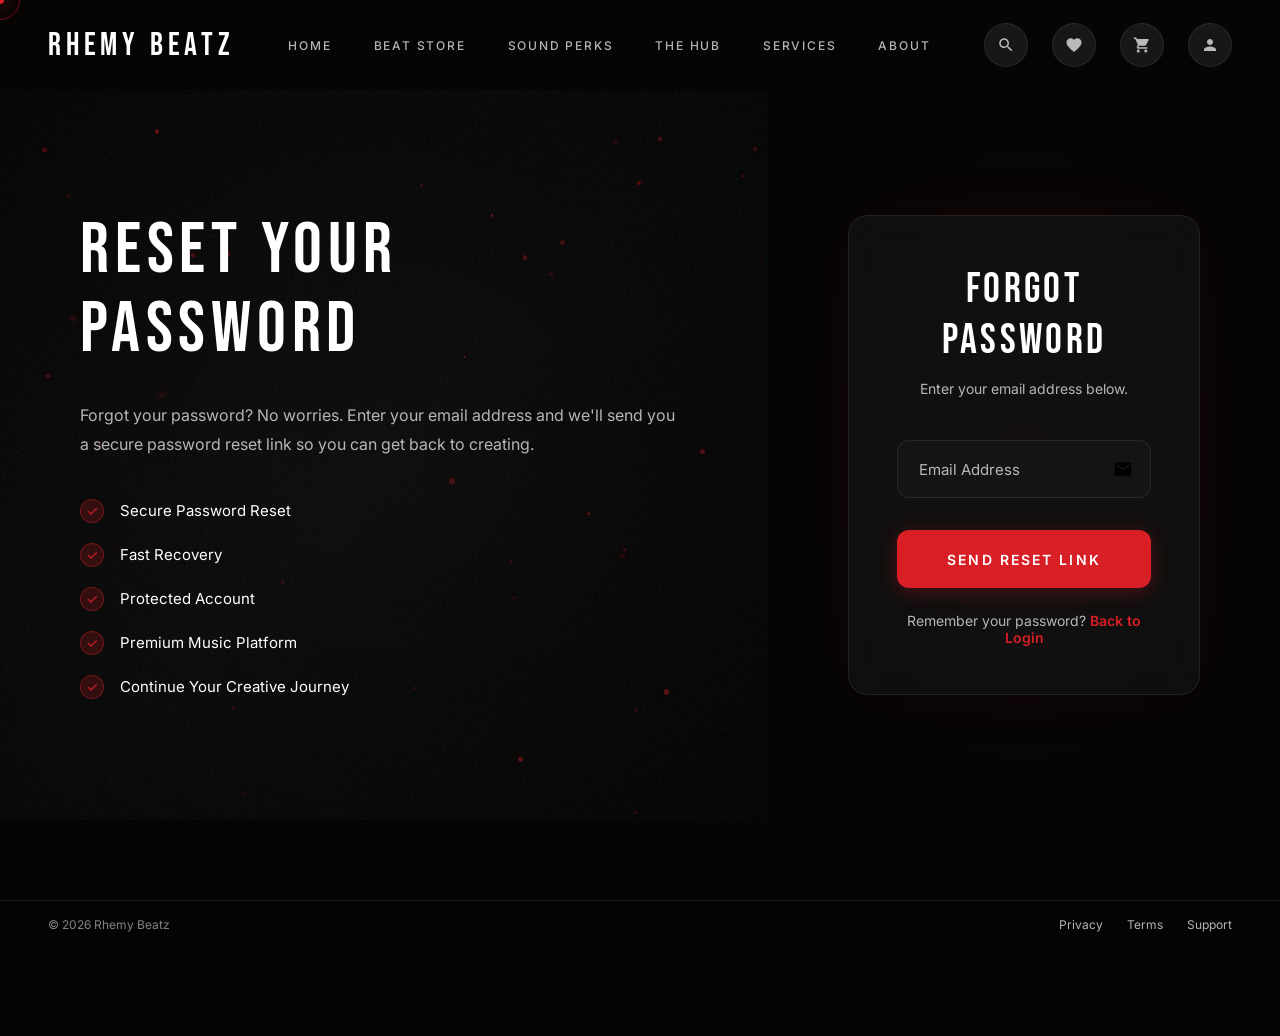
<file: forgot-password.html>
<!DOCTYPE html>
<html lang="en">
<head>
  <meta charset="UTF-8" />
  <meta name="viewport" content="width=device-width, initial-scale=1.0" />
  <title>Forgot Password | RHEMY BEATZ</title>
  <meta name="description" content="Reset your RHEMY BEATZ password. Enter your email address to receive a secure password reset link." />
  <link rel="stylesheet" href="styles.css" />
  <style>
    /* ─── FORGOT PASSWORD PAGE STYLES ───────────────── */
    .forgot-page {
      min-height: 100vh;
      display: flex;
      background: var(--bg);
      position: relative;
      padding-top: 90px;
      padding-bottom: 80px;
    }

    /* ─── LEFT PANEL - CINEMATIC BRANDING (60%) ───── */
    .forgot-brand {
      flex: 0 0 60%;
      position: relative;
      display: flex;
      flex-direction: column;
      justify-content: center;
      padding: 80px 80px;
      background: linear-gradient(135deg, #0a0a0a 0%, #151515 50%, #0a0a0a 100%);
    }

    .forgot-brand-bg {
      position: absolute;
      inset: 0;
      background: 
        linear-gradient(135deg, #0a0a0a 0%, #151515 50%, #0a0a0a 100%),
        radial-gradient(ellipse 70% 50% at 30% 40%, rgba(216,31,38,0.15) 0%, transparent 50%),
        radial-gradient(ellipse 60% 40% at 70% 60%, rgba(216,31,38,0.08) 0%, transparent 50%);
      animation: ambientGlow 8s ease-in-out infinite alternate;
    }

    @keyframes ambientGlow {
      0% { opacity: 0.6; transform: scale(1); }
      100% { opacity: 1; transform: scale(1.1); }
    }

    .forgot-brand-overlay {
      position: absolute;
      inset: 0;
      background: linear-gradient(to right, rgba(5,5,5,0.4) 0%, rgba(5,5,5,0.7) 100%);
    }

    .forgot-brand-vignette {
      position: absolute;
      inset: 0;
      background: radial-gradient(ellipse 70% 70% at 50% 50%, transparent 0%, rgba(0,0,0,0.6) 100%);
      pointer-events: none;
    }

    .forgot-brand-noise {
      position: absolute;
      inset: 0;
      opacity: 0.04;
      background-image: url("data:image/svg+xml,%3Csvg viewBox='0 0 256 256' xmlns='http://www.w3.org/2000/svg'%3E%3Cfilter id='noise'%3E%3CfeTurbulence type='fractalNoise' baseFrequency='0.9' numOctaves='4' stitchTiles='stitch'/%3E%3C/filter%3E%3Crect width='100%25' height='100%25' filter='url(%23noise)'/%3E%3C/svg%3E");
      pointer-events: none;
    }

    .forgot-brand-particles {
      position: absolute;
      inset: 0;
      pointer-events: none;
    }

    .forgot-brand-content {
      position: relative;
      z-index: 2;
      max-width: 600px;
    }

    .forgot-brand-headline {
      font-family: 'Bebas Neue', 'Anton', sans-serif;
      font-size: clamp(48px, 6vw, 72px);
      font-weight: 400;
      letter-spacing: 0.08em;
      text-transform: uppercase;
      color: var(--text);
      line-height: 1.1;
      margin-bottom: 32px;
      animation: fadeInLeft 1s ease both;
    }

    @keyframes fadeInLeft {
      from { opacity: 0; transform: translateX(-40px); }
      to { opacity: 1; transform: translateX(0); }
    }

    .forgot-brand-subheading {
      font-size: 16px;
      line-height: 1.8;
      color: var(--text-muted);
      margin-bottom: 40px;
      animation: fadeInLeft 1s ease 0.15s both;
    }

    .forgot-features {
      display: flex;
      flex-direction: column;
      gap: 20px;
      animation: fadeInLeft 1s ease 0.3s both;
    }

    .forgot-feature {
      display: flex;
      align-items: center;
      gap: 16px;
      font-size: 15px;
      color: var(--text);
    }

    .forgot-feature-check {
      width: 24px;
      height: 24px;
      border-radius: 50%;
      background: rgba(216,31,38,0.2);
      border: 1px solid rgba(216,31,38,0.4);
      display: flex;
      align-items: center;
      justify-content: center;
      font-size: 14px;
      flex-shrink: 0;
      color: var(--accent);
    }

    /* ─── RIGHT PANEL - FORM (40%) ─────────────────── */
    .forgot-form-side {
      flex: 0 0 40%;
      display: flex;
      align-items: center;
      justify-content: center;
      padding: 60px 80px;
      position: relative;
      background: var(--bg);
    }

    .forgot-form-side::before {
      content: '';
      position: absolute;
      inset: 0;
      background: radial-gradient(ellipse 70% 70% at 50% 50%, rgba(216,31,38,0.05) 0%, transparent 70%);
      pointer-events: none;
    }

    .forgot-card {
      width: 100%;
      max-width: 540px;
      background: rgba(23, 23, 23, 0.6);
      backdrop-filter: blur(20px);
      border: 1px solid var(--border);
      border-radius: 20px;
      padding: 48px;
      position: relative;
      overflow: hidden;
      animation: slideUp 0.8s ease 0.2s both;
      box-shadow: 
        0 8px 32px rgba(0, 0, 0, 0.3),
        0 0 60px rgba(216, 31, 38, 0.08);
    }

    @keyframes slideUp {
      from { opacity: 0; transform: translateY(40px); }
      to { opacity: 1; transform: translateY(0); }
    }

    .forgot-card-header {
      text-align: center;
      margin-bottom: 40px;
      position: relative;
      z-index: 2;
    }

    .forgot-card-title {
      font-family: 'Bebas Neue', 'Anton', sans-serif;
      font-size: 42px;
      font-weight: 400;
      letter-spacing: 0.08em;
      text-transform: uppercase;
      color: var(--text);
      margin-bottom: 12px;
    }

    .forgot-card-subtitle {
      font-size: 14px;
      color: var(--text-muted);
      line-height: 1.6;
    }

    /* ─── FORM FIELDS ─────────────────────────────── */
    .forgot-form {
      display: flex;
      flex-direction: column;
      gap: 24px;
      position: relative;
      z-index: 2;
    }

    .forgot-form-group {
      position: relative;
    }

    .forgot-form-label {
      position: absolute;
      left: 18px;
      top: 50%;
      transform: translateY(-50%);
      font-size: 15px;
      color: var(--text-muted);
      transition: all 0.3s ease;
      pointer-events: none;
      background: transparent;
      padding: 0 4px;
    }

    .forgot-form-input {
      width: 100%;
      height: 58px;
      background: rgba(23, 23, 23, 0.8);
      border: 1px solid var(--border);
      border-radius: 12px;
      padding: 0 48px 0 18px;
      font-size: 15px;
      color: var(--text);
      font-family: 'Inter', 'Manrope', sans-serif;
      outline: none;
      transition: all 0.3s ease;
    }

    .forgot-form-input:focus {
      border-color: var(--accent);
      box-shadow: 0 0 20px rgba(216,31,38,0.2);
      background: rgba(23, 23, 23, 0.9);
    }

    .forgot-form-input:focus + .forgot-form-label,
    .forgot-form-input:not(:placeholder-shown) + .forgot-form-label {
      top: 0;
      transform: translateY(-50%) scale(0.85);
      background: var(--bg);
      color: var(--accent);
      left: 14px;
    }

    .forgot-form-icon {
      position: absolute;
      right: 18px;
      top: 50%;
      transform: translateY(-50%);
      width: 20px;
      height: 20px;
      color: var(--text-dim);
      pointer-events: none;
      transition: color 0.3s ease;
    }

    .forgot-form-input:focus ~ .forgot-form-icon {
      color: var(--accent);
    }

    /* ─── SUBMIT BUTTON ──────────────────────────── */
    .forgot-submit {
      width: 100%;
      padding: 18px 32px;
      height: 58px;
      background: var(--accent);
      color: #fff;
      border: none;
      border-radius: 12px;
      font-size: 14px;
      font-weight: 600;
      letter-spacing: 0.15em;
      text-transform: uppercase;
      cursor: pointer;
      transition: all 0.3s cubic-bezier(0.4, 0, 0.2, 1);
      position: relative;
      overflow: hidden;
      font-family: 'Inter', 'Manrope', sans-serif;
      box-shadow: 0 4px 20px rgba(216,31,38,0.3);
      margin-top: 8px;
    }

    .forgot-submit::before {
      content: '';
      position: absolute;
      inset: 0;
      background: linear-gradient(180deg, transparent 0%, rgba(0,0,0,0.2) 100%);
      opacity: 0;
      transition: opacity 0.3s ease;
    }

    .forgot-submit:hover {
      background: var(--accent-hover);
      transform: translateY(-4px) scale(1.02);
      box-shadow: 0 12px 40px rgba(216,31,38,0.5);
    }

    .forgot-submit:hover::before {
      opacity: 1;
    }

    .forgot-submit:active {
      transform: translateY(-2px) scale(0.98);
      box-shadow: 0 6px 20px rgba(216,31,38,0.4);
    }

    /* ─── SUCCESS MESSAGE ───────────────────────── */
    .forgot-success {
      display: none;
      padding: 20px;
      background: rgba(216,31,38,0.1);
      border: 1px solid var(--accent);
      border-radius: 12px;
      text-align: center;
      margin-top: 16px;
      animation: fadeIn 0.5s ease;
    }

    .forgot-success.show {
      display: block;
    }

    @keyframes fadeIn {
      from { opacity: 0; transform: translateY(-10px); }
      to { opacity: 1; transform: translateY(0); }
    }

    .forgot-success-icon {
      font-size: 32px;
      margin-bottom: 12px;
      color: var(--accent);
    }

    .forgot-success-text {
      font-size: 14px;
      color: var(--text);
      line-height: 1.6;
    }

    /* ─── BACK TO LOGIN LINK ──────────────────────── */
    .forgot-back-link {
      text-align: center;
      margin-top: 24px;
      font-size: 14px;
      color: var(--text-muted);
      position: relative;
      z-index: 2;
    }

    .forgot-back-link a {
      color: var(--accent);
      font-weight: 600;
      transition: all 0.3s ease;
    }

    .forgot-back-link a:hover {
      color: var(--accent-hover);
      text-decoration: underline;
    }

    /* ─── NAVIGATION OVERRIDES ─────────────────────── */
    .forgot-page #nav {
      background: rgba(5,5,5,0.85);
      backdrop-filter: blur(24px);
      border-bottom: 1px solid var(--border);
      box-shadow: 0 4px 30px rgba(0,0,0,0.3);
    }

    /* ─── SMALL FOOTER ────────────────────────────── */
    .forgot-footer {
      background: rgba(5,5,5,0.9);
      backdrop-filter: blur(20px);
      border-top: 1px solid var(--border);
      padding: 16px 48px;
      display: flex;
      align-items: center;
      justify-content: space-between;
      font-size: 12px;
      color: var(--text-dim);
    }

    .forgot-footer-links {
      display: flex;
      gap: 24px;
    }

    .forgot-footer-links a {
      color: var(--text-muted);
      transition: color 0.3s ease;
    }

    .forgot-footer-links a:hover {
      color: var(--accent);
    }

    /* ─── RESPONSIVE DESIGN ───────────────────────── */
    @media (max-width: 1200px) {
      .forgot-brand {
        flex: 0 0 55%;
        padding: 60px 60px;
      }

      .forgot-form-side {
        flex: 0 0 45%;
        padding: 50px 60px;
      }
    }

    @media (max-width: 1024px) {
      .forgot-brand {
        flex: 0 0 55%;
        padding: 50px 40px;
      }

      .forgot-form-side {
        flex: 0 0 45%;
        padding: 40px 40px;
      }

      .forgot-card {
        padding: 40px;
      }
    }

    @media (max-width: 768px) {
      .forgot-page {
        flex-direction: column;
        padding-top: 90px;
        padding-bottom: 60px;
      }

      .forgot-brand {
        flex: 1;
        min-height: 350px;
        padding: 40px 24px;
        order: 1;
      }

      .forgot-brand-content {
        max-width: 100%;
      }

      .forgot-brand-headline {
        font-size: 36px;
        margin-bottom: 24px;
      }

      .forgot-brand-subheading {
        font-size: 14px;
        margin-bottom: 32px;
      }

      .forgot-features {
        gap: 12px;
      }

      .forgot-feature {
        font-size: 13px;
      }

      .forgot-form-side {
        flex: 1;
        padding: 32px 24px;
        order: 2;
      }

      .forgot-card {
        padding: 32px 24px;
        border-radius: 16px;
      }

      .forgot-card-title {
        font-size: 32px;
      }

      .forgot-footer {
        padding: 12px 24px;
        flex-direction: column;
        gap: 8px;
        text-align: center;
      }

      .forgot-footer-links {
        justify-content: center;
      }
    }

    @media (max-width: 480px) {
      .forgot-brand {
        min-height: 280px;
        padding: 32px 20px;
      }

      .forgot-brand-headline {
        font-size: 28px;
        margin-bottom: 16px;
      }

      .forgot-brand-subheading {
        font-size: 13px;
        margin-bottom: 24px;
      }

      .forgot-form-side {
        padding: 24px 20px;
      }

      .forgot-card {
        padding: 28px 20px;
      }

      .forgot-card-title {
        font-size: 28px;
      }

      .forgot-form-input {
        height: 54px;
        font-size: 14px;
      }

      .forgot-submit {
        height: 54px;
        font-size: 13px;
      }

      .forgot-footer {
        padding: 10px 20px;
      }
    }

    /* ─── PAGE FADE IN ─────────────────────────────── */
    .forgot-page {
      animation: pageFadeIn 0.6s ease both;
    }

    @keyframes pageFadeIn {
      from { opacity: 0; }
      to { opacity: 1; }
    }

    /* ─── HIDE PLAYER ON FORGOT PASSWORD PAGE ───────── */
    .forgot-page #player {
      display: none;
    }

    .forgot-page body {
      padding-bottom: 0;
    }

    /* ─── ACCESSIBILITY ───────────────────────────── */
    .forgot-form-input:focus-visible {
      outline: 2px solid var(--accent);
      outline-offset: 2px;
    }

    .forgot-submit:focus-visible {
      outline: 2px solid var(--accent);
      outline-offset: 2px;
    }
  </style>
</head>
<body>

<!-- ═══════════════════════════════════════════ CUSTOM CURSOR ══ -->
<div class="cursor" id="cursor"></div>
<div class="cursor-ring" id="cursor-ring"></div>

<!-- ═══════════════════════════════════════════ NAV ══ -->
<nav id="nav">
  <a href="index.html" class="nav-logo">RHEMY BEATZ</a>
  <div class="nav-links">
    <a href="index.html#hero">Home</a>
    <a href="index.html#beats">Beat Store</a>
    <a href="index.html#sound-perks">Sound Perks</a>
    <a href="hub.html">The Hub</a>
    <a href="index.html#services">Services</a>
    <a href="index.html#about">About</a>
  </div>
  <div class="nav-actions">
    <button class="nav-action-btn" title="Search">
      <svg viewBox="0 0 24 24"><path d="M15.5 14h-.79l-.28-.27C15.41 12.59 16 11.11 16 9.5 16 5.91 13.09 3 9.5 3S3 5.91 3 9.5 5.91 16 9.5 16c1.61 0 3.09-.59 4.23-1.57l.27.28v.79l5 4.99L20.49 19l-4.99-5zm-6 0C7.01 14 5 11.99 5 9.5S7.01 5 9.5 5 14 7.01 14 9.5 11.99 14 9.5 14z"/></svg>
    </button>
    <button class="nav-action-btn" title="Wishlist">
      <svg viewBox="0 0 24 24"><path d="M12 21.35l-1.45-1.32C5.4 15.36 2 12.28 2 8.5 2 5.42 4.42 3 7.5 3c1.74 0 3.41.81 4.5 2.09C13.09 3.81 14.76 3 16.5 3 19.58 3 22 5.42 22 8.5c0 3.78-3.4 6.86-8.55 11.54L12 21.35z"/></svg>
    </button>
    <button class="nav-action-btn" title="Cart">
      <svg viewBox="0 0 24 24"><path d="M7 18c-1.1 0-1.99.9-1.99 2S5.9 22 7 22s2-.9 2-2-.9-2-2-2zM1 2v2h2l3.6 7.59-1.35 2.45c-.16.28-.25.61-.25.96 0 1.1.9 2 2 2h12v-2H7.42c-.14 0-.25-.11-.25-.25l.03-.12.9-1.63h7.45c.75 0 1.41-.41 1.75-1.03l3.58-6.49c.08-.14.12-.31.12-.48 0-.55-.45-1-1-1H5.21l-.94-2H1zm16 16c-1.1 0-1.99.9-1.99 2s.89 2 1.99 2 2-.9 2-2-.9-2-2-2z"/></svg>
    </button>
    <a href="signup.html" class="nav-action-btn" title="Profile">
      <svg viewBox="0 0 24 24"><path d="M12 12c2.21 0 4-1.79 4-4s-1.79-4-4-4-4 1.79-4 4 1.79 4 4 4zm0 2c-2.67 0-8 1.34-8 4v2h16v-2c0-2.66-5.33-4-8-4z"/></svg>
    </a>
    <button class="mobile-menu-btn" id="mobile-menu-btn" aria-label="Open menu" aria-expanded="false">
      <span class="hamburger-line"></span>
      <span class="hamburger-line"></span>
      <span class="hamburger-line"></span>
    </button>
  </div>
</nav>

<!-- ═══════════════════════════════════════════ MOBILE MENU ══ -->
<div class="mobile-menu" id="mobile-menu" aria-hidden="true">
  <div class="mobile-menu-overlay" id="mobile-menu-overlay"></div>
  <div class="mobile-menu-panel">
    <div class="mobile-menu-header">
      <div class="mobile-menu-logo">RHEMY BEATZ</div>
      <button class="mobile-menu-close" id="mobile-menu-close" aria-label="Close menu">
        <span class="hamburger-line"></span>
        <span class="hamburger-line"></span>
      </button>
    </div>
    <div class="mobile-menu-content">
      <nav class="mobile-menu-nav">
        <a href="index.html#hero" class="mobile-menu-link" data-delay="0">Home</a>
        <a href="index.html#beats" class="mobile-menu-link" data-delay="50">Beat Store</a>
        <a href="index.html#sound-perks" class="mobile-menu-link" data-delay="100">Sound Perks</a>
        <a href="hub.html" class="mobile-menu-link" data-delay="150">The Hub</a>
        <a href="index.html#services" class="mobile-menu-link" data-delay="200">Services</a>
        <a href="index.html#about" class="mobile-menu-link" data-delay="250">About</a>
      </nav>
      <div class="mobile-menu-divider"></div>
      <div class="mobile-menu-actions">
        <a href="#" class="mobile-menu-action" data-delay="300">
          <svg viewBox="0 0 24 24"><path d="M15.5 14h-.79l-.28-.27C15.41 12.59 16 11.11 16 9.5 16 5.91 13.09 3 9.5 3S3 5.91 3 9.5 5.91 16 9.5 16c1.61 0 3.09-.59 4.23-1.57l.27.28v.79l5 4.99L20.49 19l-4.99-5zm-6 0C7.01 14 5 11.99 5 9.5S7.01 5 9.5 5 14 7.01 14 9.5 11.99 14 9.5 14z"/></svg>
          Search
        </a>
        <a href="#" class="mobile-menu-action" data-delay="350">
          <svg viewBox="0 0 24 24"><path d="M12 21.35l-1.45-1.32C5.4 15.36 2 12.28 2 8.5 2 5.42 4.42 3 7.5 3c1.74 0 3.41.81 4.5 2.09C13.09 3.81 14.76 3 16.5 3 19.58 3 22 5.42 22 8.5c0 3.78-3.4 6.86-8.55 11.54L12 21.35z"/></svg>
          Wishlist
        </a>
        <a href="#" class="mobile-menu-action" data-delay="400">
          <svg viewBox="0 0 24 24"><path d="M7 18c-1.1 0-1.99.9-1.99 2S5.9 22 7 22s2-.9 2-2-.9-2-2-2zM1 2v2h2l3.6 7.59-1.35 2.45c-.16.28-.25.61-.25.96 0 1.1.9 2 2 2h12v-2H7.42c-.14 0-.25-.11-.25-.25l.03-.12.9-1.63h7.45c.75 0 1.41-.41 1.75-1.03l3.58-6.49c.08-.14.12-.31.12-.48 0-.55-.45-1-1-1H5.21l-.94-2H1zm16 16c-1.1 0-1.99.9-1.99 2s.89 2 1.99 2 2-.9 2-2-.9-2-2-2z"/></svg>
          Cart
        </a>
        <a href="signup.html" class="mobile-menu-action" data-delay="500">
          <svg viewBox="0 0 24 24"><path d="M12 12c2.21 0 4-1.79 4-4s-1.79-4-4-4-4 1.79-4 4 1.79 4 4 4zm0 2c-2.67 0-8 1.34-8 4v2h16v-2c0-2.66-5.33-4-8-4z"/></svg>
          Profile
        </a>
      </div>
    </div>
  </div>
</div>

<!-- ═══════════════════════════════════════════ FORGOT PASSWORD PAGE ══ -->
<div class="forgot-page">
  
  <!-- LEFT PANEL - CINEMATIC BRANDING (60%) -->
  <div class="forgot-brand">
    <div class="forgot-brand-bg"></div>
    <div class="forgot-brand-overlay"></div>
    <div class="forgot-brand-vignette"></div>
    <div class="forgot-brand-noise"></div>
    <div class="forgot-brand-particles" id="forgot-brand-particles"></div>
    
    <div class="forgot-brand-content">
      <h1 class="forgot-brand-headline">RESET YOUR<br>PASSWORD</h1>
      <p class="forgot-brand-subheading">Forgot your password? No worries. Enter your email address and we'll send you a secure password reset link so you can get back to creating.</p>
      
      <div class="forgot-features">
        <div class="forgot-feature">
          <div class="forgot-feature-check">✓</div>
          <span>Secure Password Reset</span>
        </div>
        <div class="forgot-feature">
          <div class="forgot-feature-check">✓</div>
          <span>Fast Recovery</span>
        </div>
        <div class="forgot-feature">
          <div class="forgot-feature-check">✓</div>
          <span>Protected Account</span>
        </div>
        <div class="forgot-feature">
          <div class="forgot-feature-check">✓</div>
          <span>Premium Music Platform</span>
        </div>
        <div class="forgot-feature">
          <div class="forgot-feature-check">✓</div>
          <span>Continue Your Creative Journey</span>
        </div>
      </div>
    </div>
  </div>

  <!-- RIGHT PANEL - FORM (40%) -->
  <div class="forgot-form-side">
    <div class="forgot-card">
      <div class="forgot-card-header">
        <h2 class="forgot-card-title">Forgot Password</h2>
        <p class="forgot-card-subtitle">Enter your email address below.</p>
      </div>

      <form class="forgot-form" id="forgot-form" novalidate>
        <!-- Email -->
        <div class="forgot-form-group">
          <input type="email" class="forgot-form-input" id="email" placeholder=" " required aria-label="Email Address" autocomplete="email" />
          <label class="forgot-form-label" for="email">Email Address</label>
          <svg class="forgot-form-icon" viewBox="0 0 24 24"><path d="M20 4H4c-1.1 0-1.99.9-1.99 2L2 18c0 1.1.9 2 2 2h16c1.1 0 2-.9 2-2V6c0-1.1-.9-2-2-2zm0 4l-8 5-8-5V6l8 5 8-5v2z"/></svg>
        </div>

        <!-- Submit Button -->
        <button type="submit" class="forgot-submit">Send Reset Link</button>
      </form>

      <!-- Success Message -->
      <div class="forgot-success" id="forgot-success">
        <div class="forgot-success-icon">✔</div>
        <p class="forgot-success-text">If an account exists with this email, a password reset link has been sent.</p>
      </div>

      <!-- Back to Login Link -->
      <div class="forgot-back-link">
        Remember your password? <a href="login.html">Back to Login</a>
      </div>
    </div>
  </div>
</div>

<!-- ═══════════════════════════════════════════ SMALL FOOTER ══ -->
<footer class="forgot-footer">
  <p>&copy; 2026 Rhemy Beatz</p>
  <div class="forgot-footer-links">
    <a href="#">Privacy</a>
    <a href="#">Terms</a>
    <a href="#">Support</a>
  </div>
</footer>

<script src="script.js"></script>
<script>
// ─── FORM SUBMISSION (UI ONLY) ─────────────────────
document.getElementById('forgot-form').addEventListener('submit', function(e) {
  e.preventDefault();
  
  const email = document.getElementById('email').value;

  // Basic validation
  if (!email) {
    alert('Please enter your email address');
    return;
  }

  // UI only - no backend logic
  console.log('Password reset requested (UI only):', { email });
  
  // Hide form and show success message
  this.style.display = 'none';
  document.getElementById('forgot-success').classList.add('show');
});

// ─── PARTICLE EFFECT FOR BRAND SIDE ─────────────────
function createForgotParticles() {
  const container = document.getElementById('forgot-brand-particles');
  if (!container) return;

  for (let i = 0; i < 40; i++) {
    const particle = document.createElement('div');
    const size = Math.random() * 4 + 2;
    const duration = Math.random() * 15 + 10;
    const delay = Math.random() * 5;
    
    particle.style.cssText = `
      position: absolute;
      width: ${size}px;
      height: ${size}px;
      background: rgba(216, 31, 38, ${Math.random() * 0.3 + 0.1});
      border-radius: 50%;
      left: ${Math.random() * 100}%;
      top: ${Math.random() * 100}%;
      animation: particleFloat ${duration}s ease-in-out infinite;
      animation-delay: ${delay}s;
      box-shadow: 0 0 ${size * 2}px rgba(216, 31, 38, ${Math.random() * 0.2 + 0.1});
    `;
    container.appendChild(particle);
  }
}

// Add particle animation keyframes
const style = document.createElement('style');
style.textContent = `
  @keyframes particleFloat {
    0% { transform: translate(0, 0); opacity: 0.3; }
    25% { transform: translate(${Math.random() * 100 - 50}px, ${Math.random() * -100}px); opacity: 0.6; }
    50% { transform: translate(${Math.random() * 100 - 50}px, ${Math.random() * -200}px); opacity: 0.3; }
    75% { transform: translate(${Math.random() * 100 - 50}px, ${Math.random() * -300}px); opacity: 0.5; }
    100% { transform: translate(${Math.random() * 100 - 50}px, ${Math.random() * -400}px); opacity: 0; }
  }
`;
document.head.appendChild(style);

createForgotParticles();
</script>

</body>
</html>
</file>
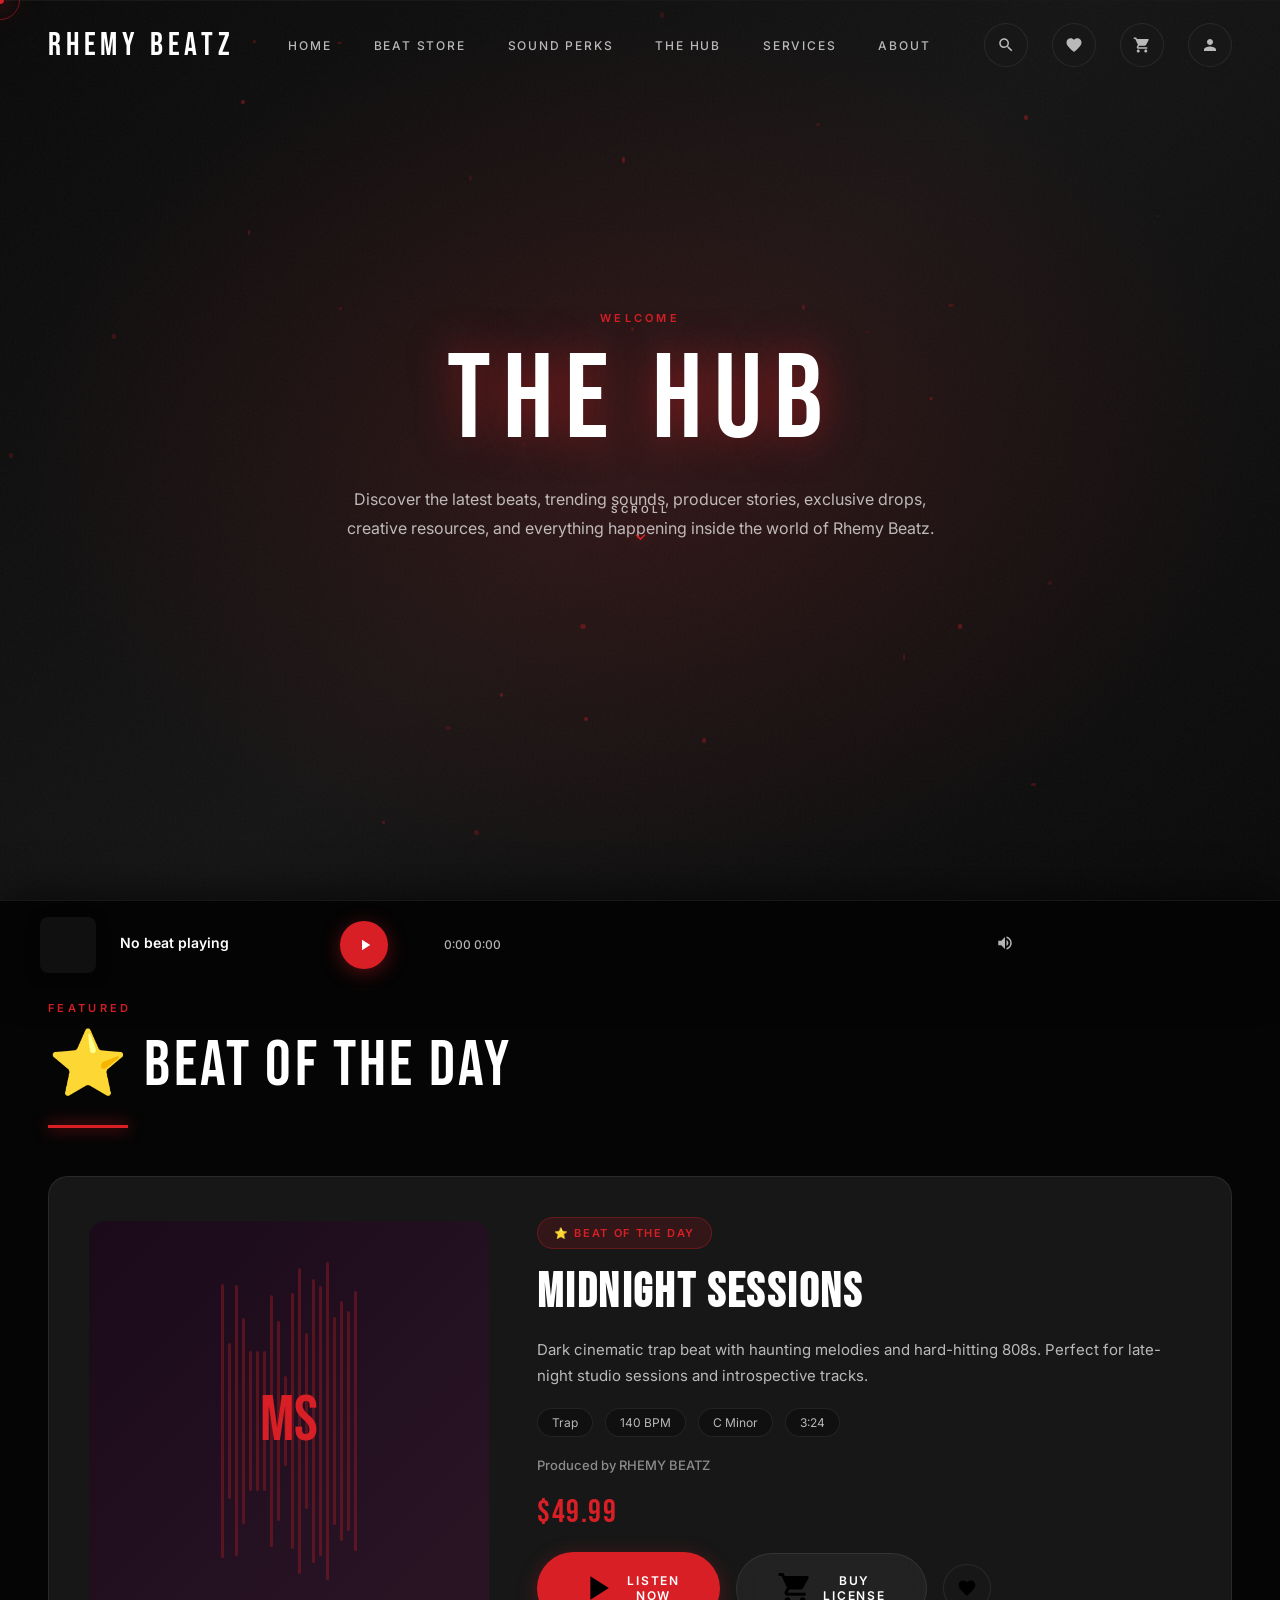
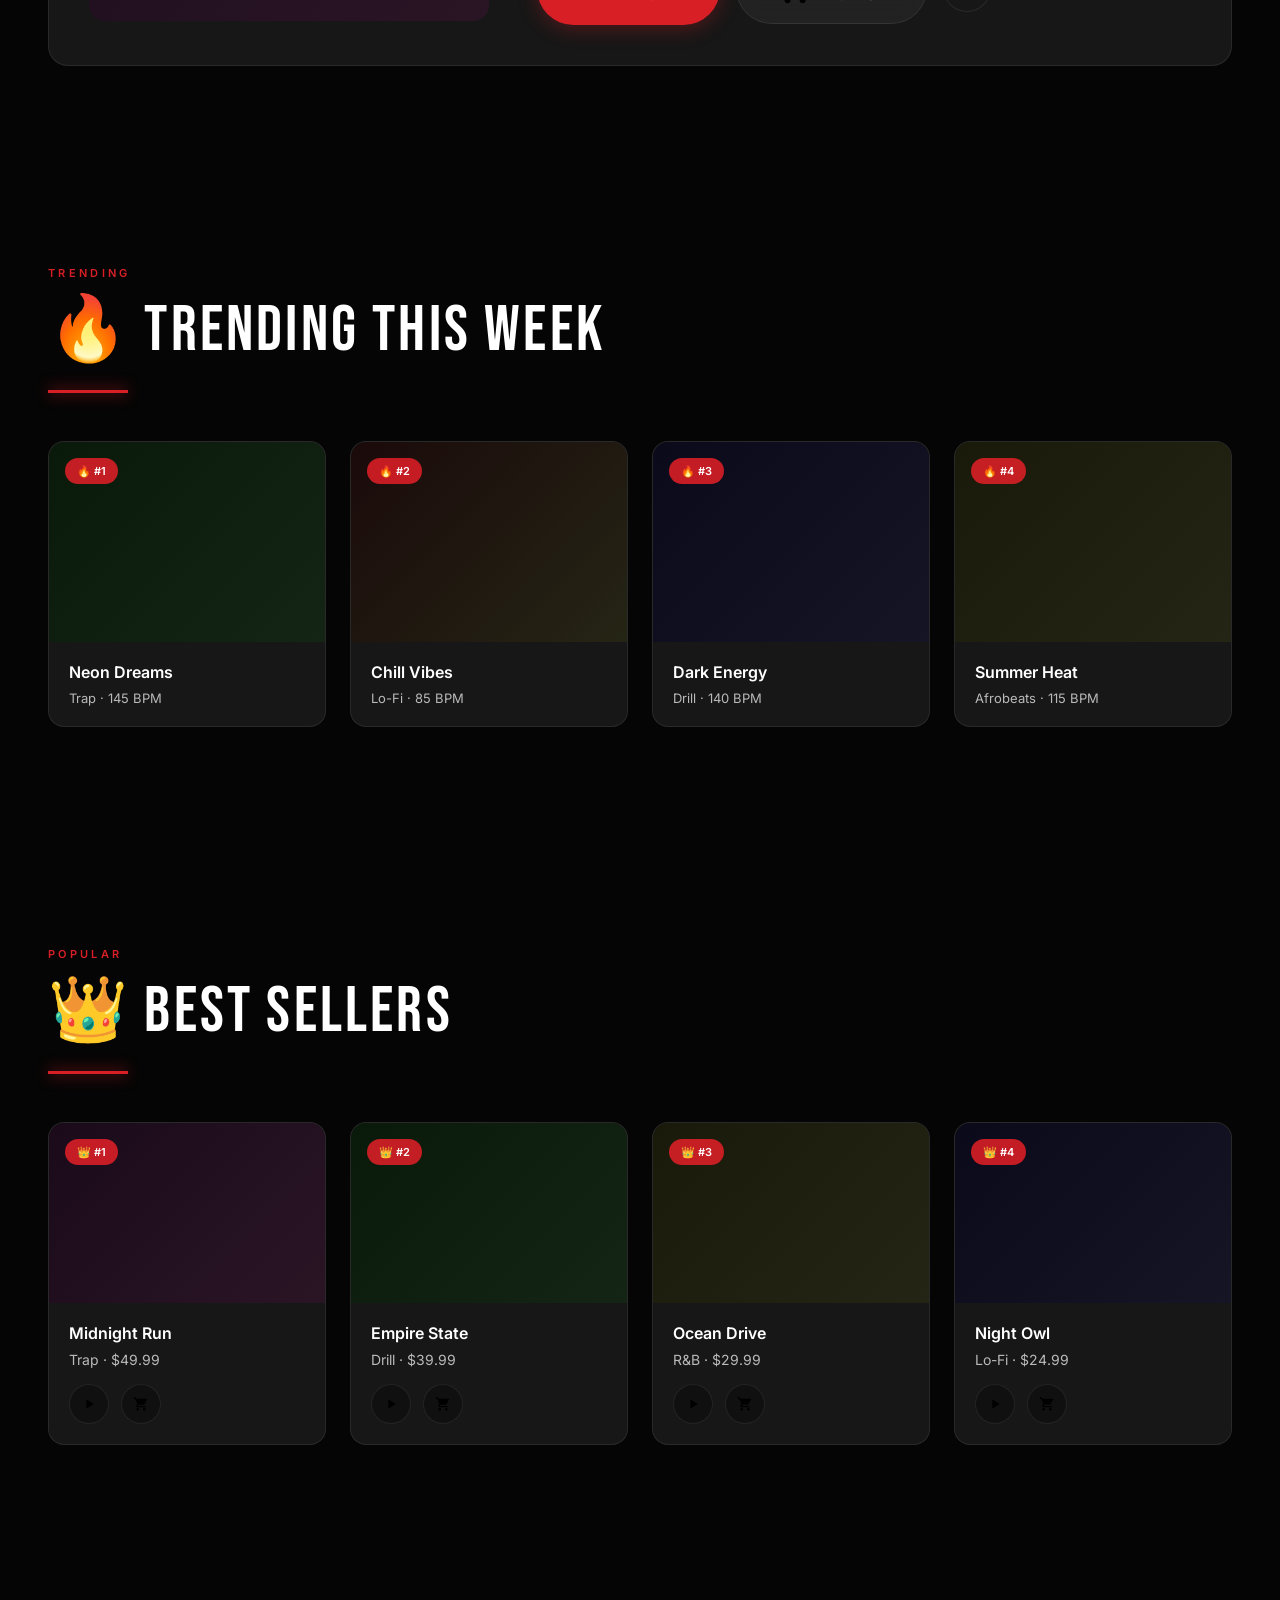
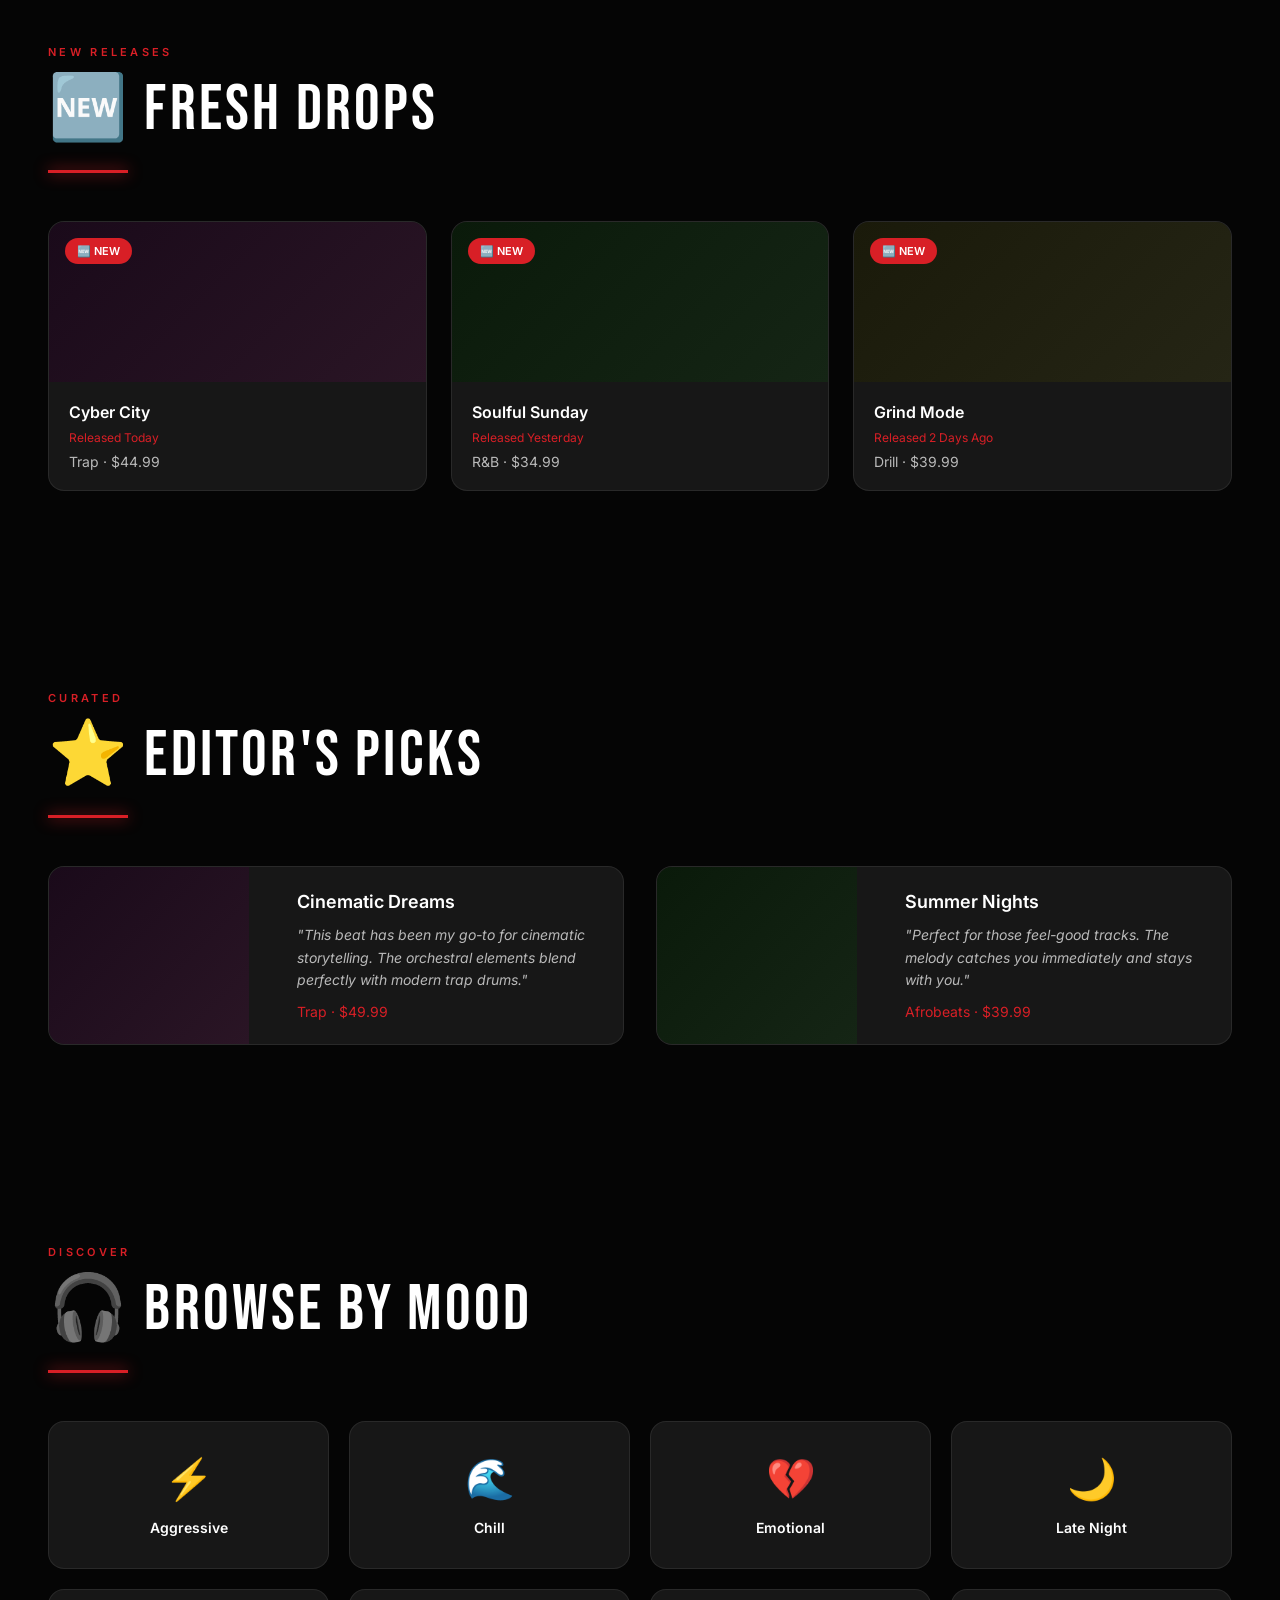
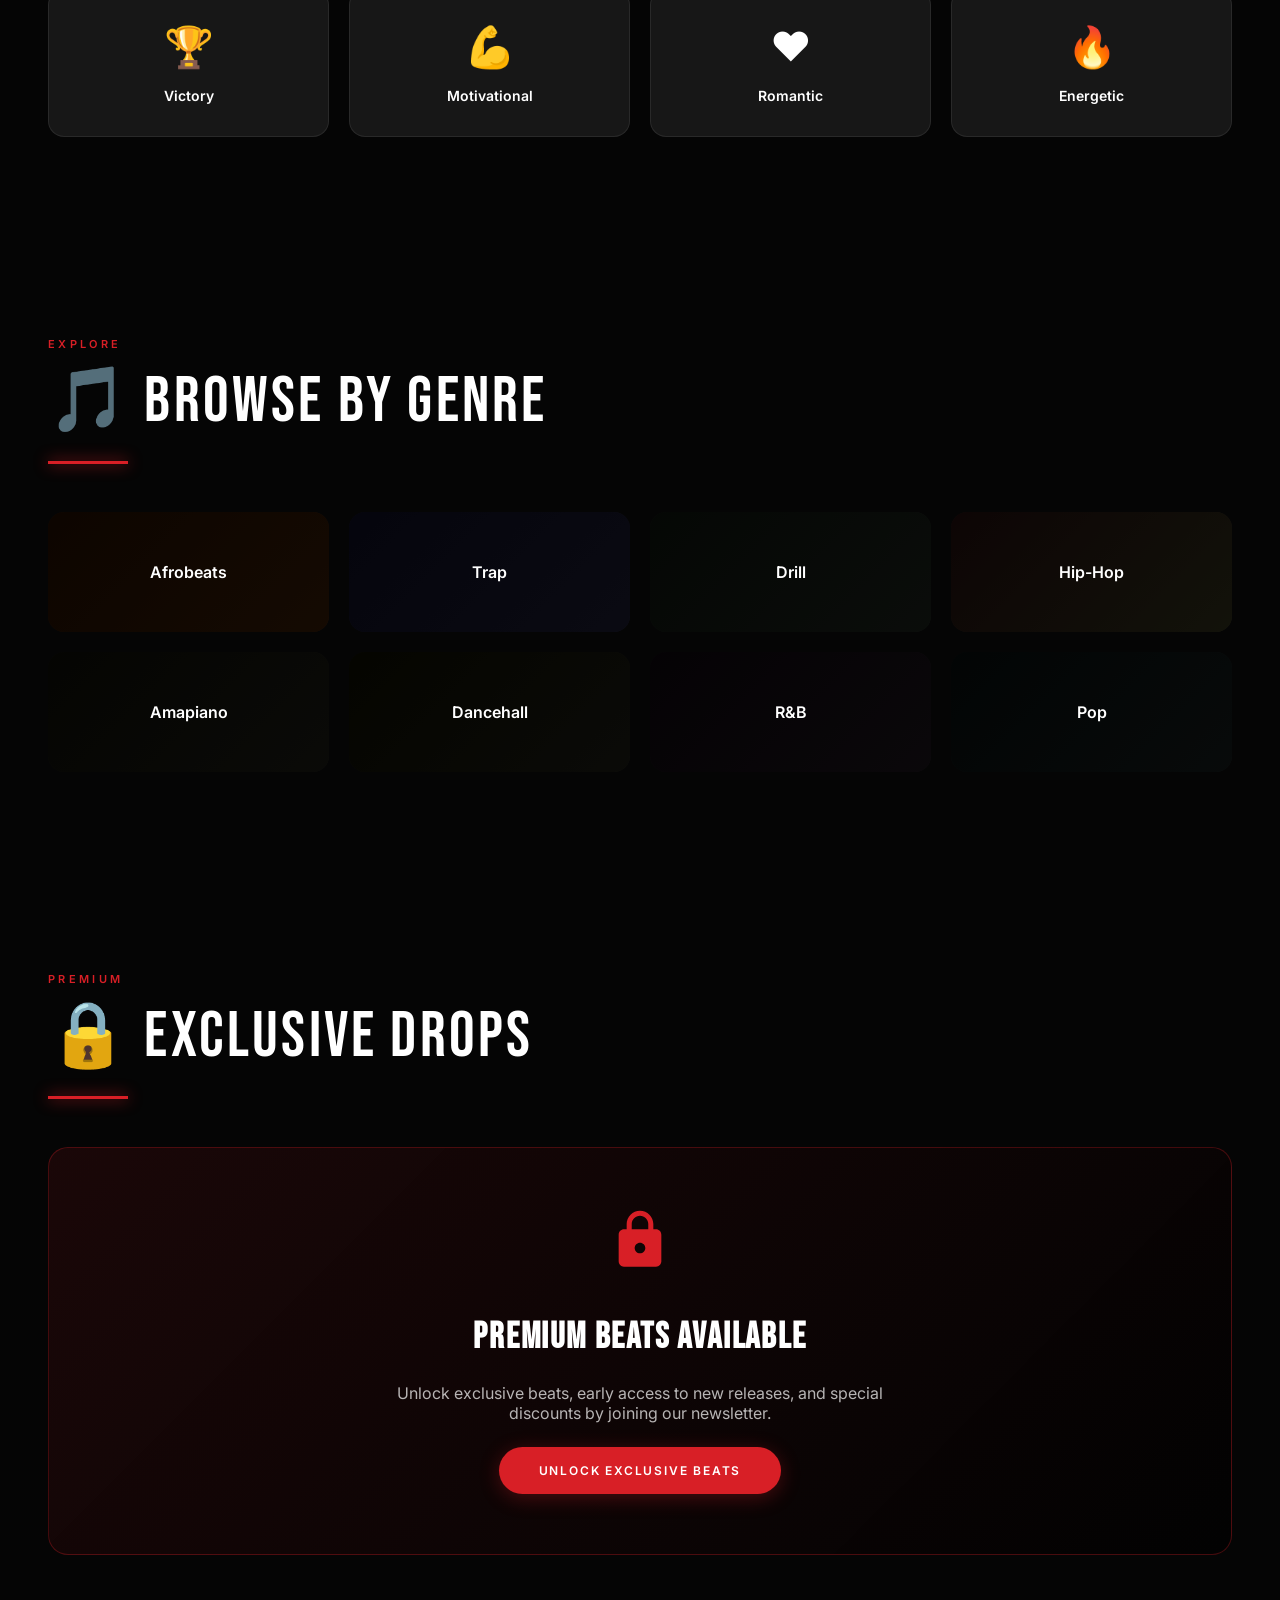
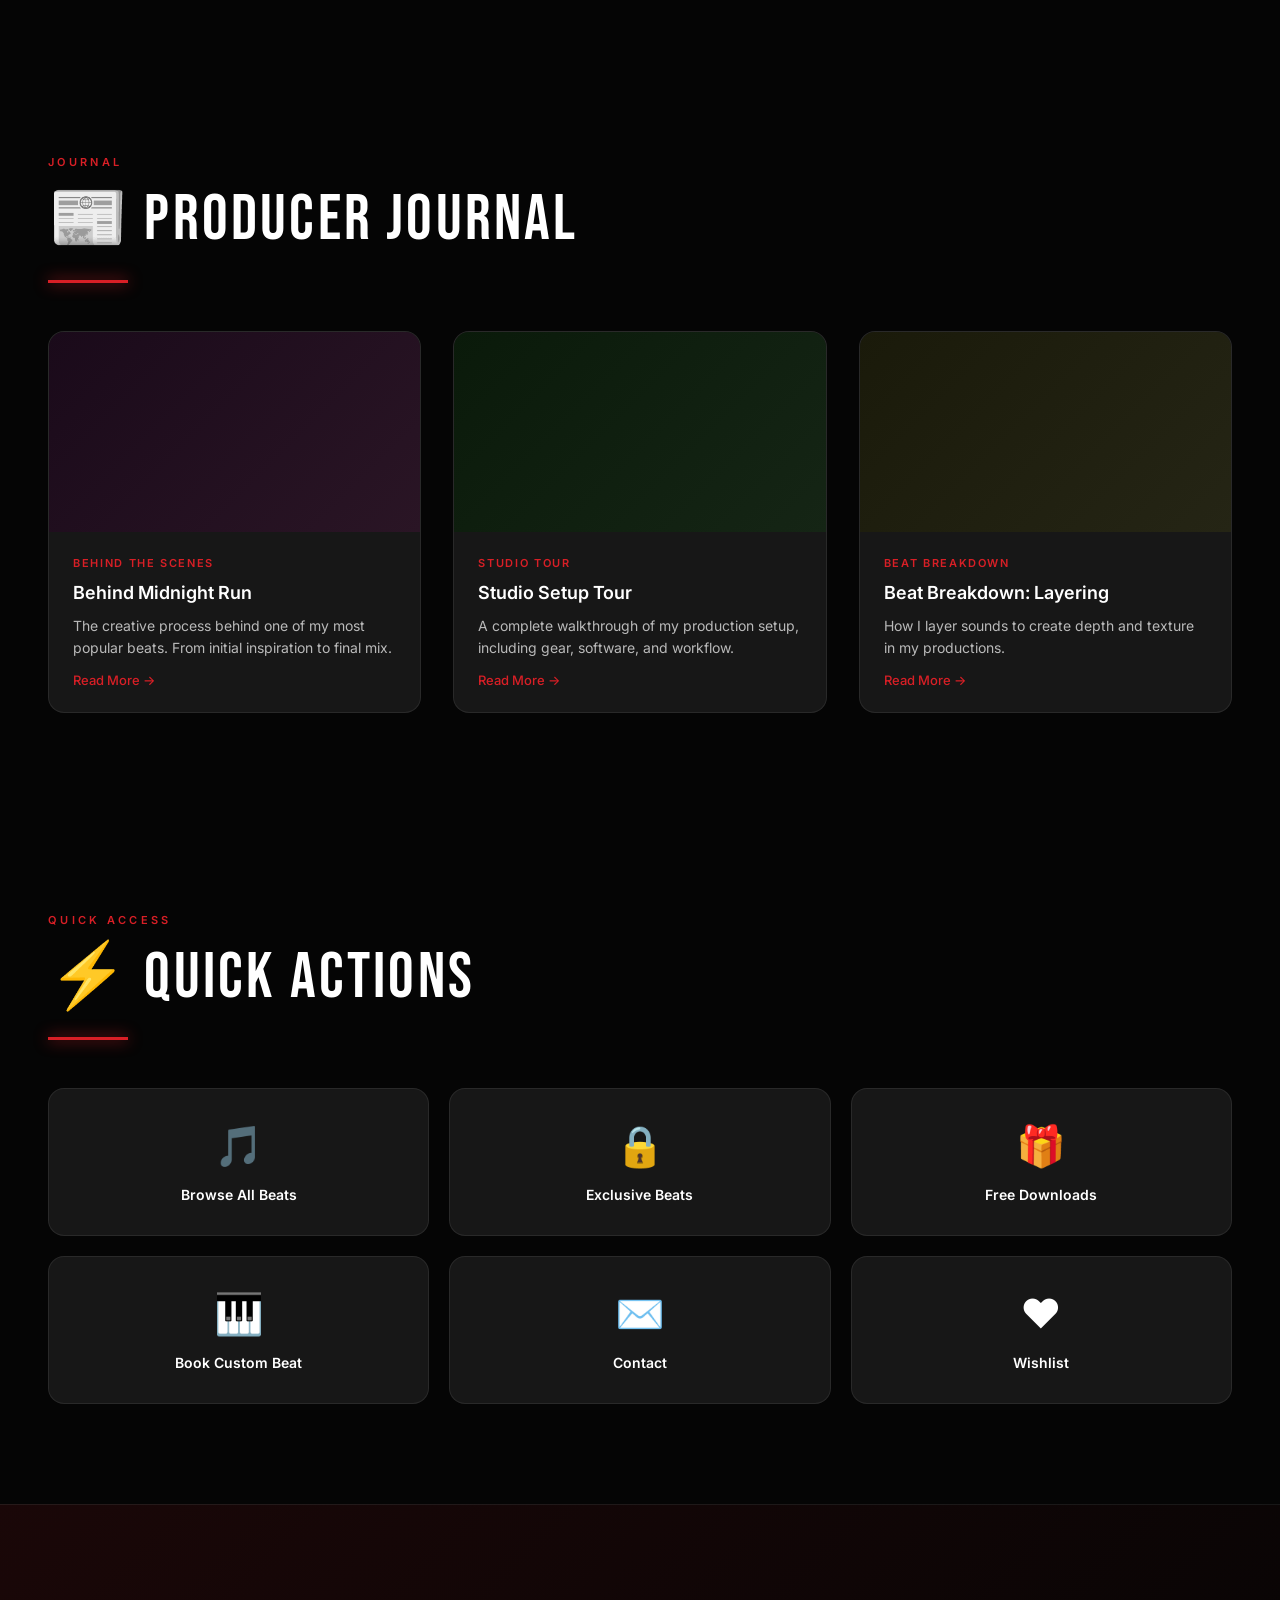
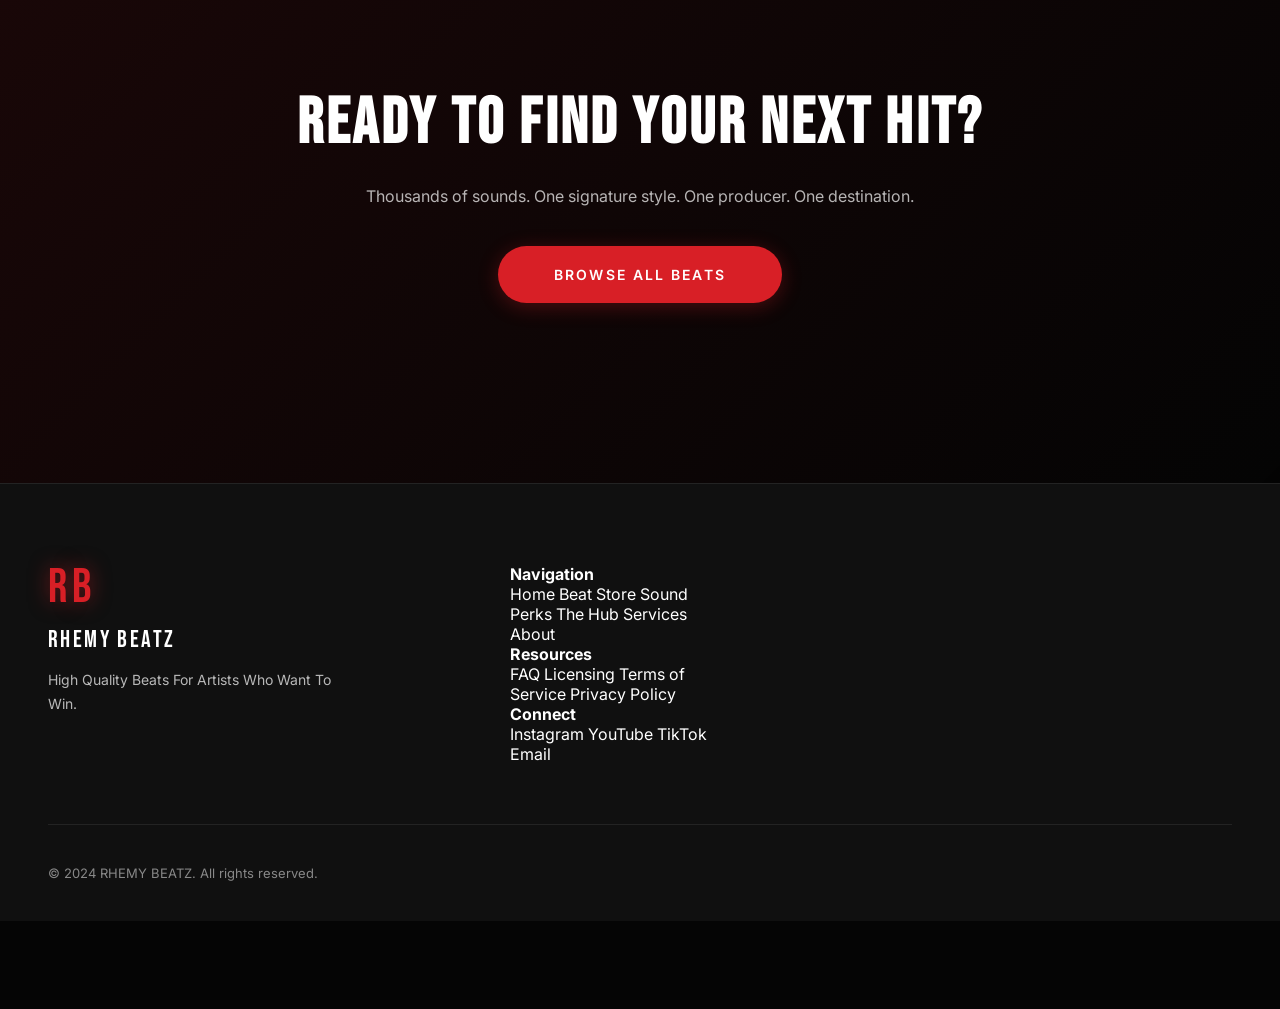
<file: hub.html>
<!DOCTYPE html>
<html lang="en">
<head>
  <meta charset="UTF-8" />
  <meta name="viewport" content="width=device-width, initial-scale=1.0" />
  <title>The Hub | Rhemy Beatz</title>
  <meta name="description" content="Discover trending beats, fresh releases, producer stories, exclusive drops, curated collections, and everything happening inside the world of Rhemy Beatz." />
  <link rel="stylesheet" href="styles.css" />
</head>
<body>

<!-- ═══════════════════════════════════════════ LOADING SCREEN ══ -->
<div class="loading-screen" id="loading-screen">
  <div class="loading-particles" id="loading-particles"></div>
  <div class="loading-noise"></div>
  <div class="loading-vignette"></div>
  <div class="loading-content">
    <div class="loading-wordmark">RHEMY BEATZ</div>
    <div class="loading-waveform" id="loading-waveform"></div>
  </div>
</div>

<!-- ═══════════════════════════════════════════ CUSTOM CURSOR ══ -->
<div class="cursor" id="cursor"></div>
<div class="cursor-ring" id="cursor-ring"></div>

<!-- ═══════════════════════════════════════════ NAV ══ -->
<nav id="nav">
  <a href="index.html" class="nav-logo">RHEMY BEATZ</a>
  <div class="nav-links">
    <a href="index.html">Home</a>
    <a href="index.html#beats">Beat Store</a>
    <a href="index.html#sound-perks">Sound Perks</a>
    <a href="hub.html" class="active">The Hub</a>
    <a href="index.html#services">Services</a>
    <a href="index.html#about">About</a>
  </div>
  <div class="nav-actions">
    <button class="nav-action-btn" title="Search">
      <svg viewBox="0 0 24 24"><path d="M15.5 14h-.79l-.28-.27C15.41 12.59 16 11.11 16 9.5 16 5.91 13.09 3 9.5 3S3 5.91 3 9.5 5.91 16 9.5 16c1.61 0 3.09-.59 4.23-1.57l.27.28v.79l5 4.99L20.49 19l-4.99-5zm-6 0C7.01 14 5 11.99 5 9.5S7.01 5 9.5 5 14 7.01 14 9.5 11.99 14 9.5 14z"/></svg>
    </button>
    <button class="nav-action-btn" title="Wishlist" onclick="window.location.href='wishlist.html'">
      <svg viewBox="0 0 24 24"><path d="M12 21.35l-1.45-1.32C5.4 15.36 2 12.28 2 8.5 2 5.42 4.42 3 7.5 3c1.74 0 3.41.81 4.5 2.09C13.09 3.81 14.76 3 16.5 3 19.58 3 22 5.42 22 8.5c0 3.78-3.4 6.86-8.55 11.54L12 21.35z"/></svg>
    </button>
    <button class="nav-action-btn" title="Cart">
      <svg viewBox="0 0 24 24"><path d="M7 18c-1.1 0-1.99.9-1.99 2S5.9 22 7 22s2-.9 2-2-.9-2-2-2zM1 2v2h2l3.6 7.59-1.35 2.45c-.16.28-.25.61-.25.96 0 1.1.9 2 2 2h12v-2H7.42c-.14 0-.25-.11-.25-.25l.03-.12.9-1.63h7.45c.75 0 1.41-.41 1.75-1.03l3.58-6.49c.08-.14.12-.31.12-.48 0-.55-.45-1-1-1H5.21l-.94-2H1zm16 16c-1.1 0-1.99.9-1.99 2s.89 2 1.99 2 2-.9 2-2-.9-2-2-2z"/></svg>
    </button>
    <button class="nav-action-btn" title="Login">
      <svg viewBox="0 0 24 24"><path d="M12 12c2.21 0 4-1.79 4-4s-1.79-4-4-4-4 1.79-4 4 1.79 4 4 4zm0 2c-2.67 0-8 1.34-8 4v2h16v-2c0-2.66-5.33-4-8-4z"/></svg>
    </button>
    <button class="mobile-menu-btn" id="mobile-menu-btn" aria-label="Open menu" aria-expanded="false">
      <span class="hamburger-line"></span>
      <span class="hamburger-line"></span>
      <span class="hamburger-line"></span>
    </button>
  </div>
</nav>

<!-- ═══════════════════════════════════════════ MOBILE MENU ══ -->
<div class="mobile-menu" id="mobile-menu" aria-hidden="true">
  <div class="mobile-menu-overlay" id="mobile-menu-overlay"></div>
  <div class="mobile-menu-panel">
    <div class="mobile-menu-header">
      <div class="mobile-menu-logo">RHEMY BEATZ</div>
      <button class="mobile-menu-close" id="mobile-menu-close" aria-label="Close menu">
        <span class="hamburger-line"></span>
        <span class="hamburger-line"></span>
      </button>
    </div>
    <div class="mobile-menu-content">
      <nav class="mobile-menu-nav">
        <a href="index.html" class="mobile-menu-link" data-delay="0">Home</a>
        <a href="index.html#beats" class="mobile-menu-link" data-delay="50">Beat Store</a>
        <a href="index.html#sound-perks" class="mobile-menu-link" data-delay="100">Sound Perks</a>
        <a href="hub.html" class="mobile-menu-link active" data-delay="150">The Hub</a>
        <a href="index.html#services" class="mobile-menu-link" data-delay="200">Services</a>
        <a href="index.html#about" class="mobile-menu-link" data-delay="250">About</a>
      </nav>
      <div class="mobile-menu-divider"></div>
      <div class="mobile-menu-actions">
        <a href="#" class="mobile-menu-action" data-delay="300">
          <svg viewBox="0 0 24 24"><path d="M15.5 14h-.79l-.28-.27C15.41 12.59 16 11.11 16 9.5 16 5.91 13.09 3 9.5 3S3 5.91 3 9.5 5.91 16 9.5 16c1.61 0 3.09-.59 4.23-1.57l.27.28v.79l5 4.99L20.49 19l-4.99-5zm-6 0C7.01 14 5 11.99 5 9.5S7.01 5 9.5 5 14 7.01 14 9.5 11.99 14 9.5 14z"/></svg>
          Search
        </a>
        <a href="wishlist.html" class="mobile-menu-action" data-delay="350">
          <svg viewBox="0 0 24 24"><path d="M12 21.35l-1.45-1.32C5.4 15.36 2 12.28 2 8.5 2 5.42 4.42 3 7.5 3c1.74 0 3.41.81 4.5 2.09C13.09 3.81 14.76 3 16.5 3 19.58 3 22 5.42 22 8.5c0 3.78-3.4 6.86-8.55 11.54L12 21.35z"/></svg>
          Wishlist
        </a>
        <a href="#" class="mobile-menu-action" data-delay="400">
          <svg viewBox="0 0 24 24"><path d="M7 18c-1.1 0-1.99.9-1.99 2S5.9 22 7 22s2-.9 2-2-.9-2-2-2zM1 2v2h2l3.6 7.59-1.35 2.45c-.16.28-.25.61-.25.96 0 1.1.9 2 2 2h12v-2H7.42c-.14 0-.25-.11-.25-.25l.03-.12.9-1.63h7.45c.75 0 1.41-.41 1.75-1.03l3.58-6.49c.08-.14.12-.31.12-.48 0-.55-.45-1-1-1H5.21l-.94-2H1zm16 16c-1.1 0-1.99.9-1.99 2s.89 2 1.99 2 2-.9 2-2-.9-2-2-2z"/></svg>
          Cart
        </a>
        <a href="#" class="mobile-menu-action" data-delay="450">
          <svg viewBox="0 0 24 24"><path d="M12 12c2.21 0 4-1.79 4-4s-1.79-4-4-4-4 1.79-4 4 1.79 4 4 4zm0 2c-2.67 0-8 1.34-8 4v2h16v-2c0-2.66-5.33-4-8-4z"/></svg>
          Login
        </a>
      </div>
      <div class="mobile-menu-now-playing" id="mobile-menu-now-playing">
        <div class="mobile-menu-np-art" id="mobile-menu-np-art">
          <span id="mobile-menu-np-initials"></span>
        </div>
        <div class="mobile-menu-np-info">
          <div class="mobile-menu-np-title" id="mobile-menu-np-title">No beat playing</div>
          <div class="mobile-menu-np-genre" id="mobile-menu-np-genre"></div>
        </div>
        <button class="mobile-menu-np-play" id="mobile-menu-np-play">
          <svg class="icon-play" viewBox="0 0 24 24"><path d="M8 5v14l11-7z"/></svg>
          <svg class="icon-pause" viewBox="0 0 24 24"><path d="M6 19h4V5H6v14zm8-14v14h4V5h-4z"/></svg>
        </button>
      </div>
    </div>
  </div>
</div>

<!-- ═══════════════════════════════════════════ THE HUB ══ -->
<section id="the-hub">
  <!-- Hero -->
  <div class="hub-hero">
    <div class="hub-hero-bg"></div>
    <div class="hub-hero-overlay"></div>
    <div class="hub-hero-noise"></div>
    <div class="hub-hero-particles" id="hub-hero-particles"></div>
    <div class="hub-hero-content">
      <div class="section-label">Welcome</div>
      <h1 class="hub-hero-title">THE HUB</h1>
      <p class="hub-hero-subtitle">Discover the latest beats, trending sounds, producer stories, exclusive drops, creative resources, and everything happening inside the world of Rhemy Beatz.</p>
      <div class="hub-hero-scroll">
        <div class="scroll-text">SCROLL</div>
        <div class="scroll-arrow">
          <svg viewBox="0 0 24 24"><path d="M7.41 8.59L12 13.17l4.59-4.58L18 10l-6 6-6-6 1.41-1.41z"/></svg>
        </div>
      </div>
    </div>
  </div>

  <!-- Beat of the Day -->
  <div class="hub-section">
    <div class="section-label">Featured</div>
    <h2 class="section-title">⭐ Beat of the Day</h2>
    <div class="section-divider"></div>
    <div class="beat-of-day">
      <div class="bod-artwork" style="background: linear-gradient(135deg, #1a0a1a 0%, #2a1525 100%)">
        <span class="bod-initials">MS</span>
        <div class="bod-waveform" id="bod-waveform"></div>
      </div>
      <div class="bod-content">
        <div class="bod-badge">⭐ Beat of the Day</div>
        <h3 class="bod-title">Midnight Sessions</h3>
        <p class="bod-desc">Dark cinematic trap beat with haunting melodies and hard-hitting 808s. Perfect for late-night studio sessions and introspective tracks.</p>
        <div class="bod-meta">
          <span class="bod-tag">Trap</span>
          <span class="bod-tag">140 BPM</span>
          <span class="bod-tag">C Minor</span>
          <span class="bod-tag">3:24</span>
        </div>
        <div class="bod-producer">Produced by RHEMY BEATZ</div>
        <div class="bod-price">$49.99</div>
        <div class="bod-actions">
          <button class="btn btn-primary" onclick="playBeat(1)">
            <svg viewBox="0 0 24 24"><path d="M8 5v14l11-7z"/></svg>
            Listen Now
          </button>
          <button class="btn btn-outline">
            <svg viewBox="0 0 24 24"><path d="M7 18c-1.1 0-1.99.9-1.99 2S5.9 22 7 22s2-.9 2-2-.9-2-2-2zM1 2v2h2l3.6 7.59-1.35 2.45c-.16.28-.25.61-.25.96 0 1.1.9 2 2 2h12v-2H7.42c-.14 0-.25-.11-.25-.25l.03-.12.9-1.63h7.45c.75 0 1.41-.41 1.75-1.03l3.58-6.49c.08-.14.12-.31.12-.48 0-.55-.45-1-1-1H5.21l-.94-2H1zm16 16c-1.1 0-1.99.9-1.99 2s.89 2 1.99 2 2-.9 2-2-.9-2-2-2z"/></svg>
            Buy License
          </button>
          <button class="bod-wishlist" title="Add to Wishlist">
            <svg viewBox="0 0 24 24"><path d="M12 21.35l-1.45-1.32C5.4 15.36 2 12.28 2 8.5 2 5.42 4.42 3 7.5 3c1.74 0 3.41.81 4.5 2.09C13.09 3.81 14.76 3 16.5 3 19.58 3 22 5.42 22 8.5c0 3.78-3.4 6.86-8.55 11.54L12 21.35z"/></svg>
          </button>
        </div>
      </div>
    </div>
  </div>

  <!-- Trending This Week -->
  <div class="hub-section">
    <div class="section-label">Trending</div>
    <h2 class="section-title">🔥 Trending This Week</h2>
    <div class="section-divider"></div>
    <div class="trending-carousel">
      <div class="trending-card">
        <div class="trending-artwork" style="background: linear-gradient(135deg, #0a1a0a 0%, #152515 100%)">
          <span class="trending-badge">🔥 #1</span>
          <div class="trending-waveform"></div>
        </div>
        <div class="trending-info">
          <h3 class="trending-title">Neon Dreams</h3>
          <div class="trending-meta">Trap · 145 BPM</div>
        </div>
      </div>
      <div class="trending-card">
        <div class="trending-artwork" style="background: linear-gradient(135deg, #1a0a0a 0%, #252515 100%)">
          <span class="trending-badge">🔥 #2</span>
          <div class="trending-waveform"></div>
        </div>
        <div class="trending-info">
          <h3 class="trending-title">Chill Vibes</h3>
          <div class="trending-meta">Lo-Fi · 85 BPM</div>
        </div>
      </div>
      <div class="trending-card">
        <div class="trending-artwork" style="background: linear-gradient(135deg, #0a0a1a 0%, #151525 100%)">
          <span class="trending-badge">🔥 #3</span>
          <div class="trending-waveform"></div>
        </div>
        <div class="trending-info">
          <h3 class="trending-title">Dark Energy</h3>
          <div class="trending-meta">Drill · 140 BPM</div>
        </div>
      </div>
      <div class="trending-card">
        <div class="trending-artwork" style="background: linear-gradient(135deg, #1a1a0a 0%, #252515 100%)">
          <span class="trending-badge">🔥 #4</span>
          <div class="trending-waveform"></div>
        </div>
        <div class="trending-info">
          <h3 class="trending-title">Summer Heat</h3>
          <div class="trending-meta">Afrobeats · 115 BPM</div>
        </div>
      </div>
    </div>
  </div>

  <!-- Best Sellers -->
  <div class="hub-section">
    <div class="section-label">Popular</div>
    <h2 class="section-title">👑 Best Sellers</h2>
    <div class="section-divider"></div>
    <div class="bestsellers-grid">
      <div class="bestseller-card">
        <div class="bestseller-artwork" style="background: linear-gradient(135deg, #1a0a1a 0%, #2a1525 100%)">
          <span class="bestseller-badge">👑 #1</span>
        </div>
        <div class="bestseller-info">
          <h3 class="bestseller-title">Midnight Run</h3>
          <div class="bestseller-meta">Trap · $49.99</div>
          <div class="bestseller-actions">
            <button class="bestseller-play" title="Quick Play">
              <svg viewBox="0 0 24 24"><path d="M8 5v14l11-7z"/></svg>
            </button>
            <button class="bestseller-buy" title="Quick Buy">
              <svg viewBox="0 0 24 24"><path d="M7 18c-1.1 0-1.99.9-1.99 2S5.9 22 7 22s2-.9 2-2-.9-2-2-2zM1 2v2h2l3.6 7.59-1.35 2.45c-.16.28-.25.61-.25.96 0 1.1.9 2 2 2h12v-2H7.42c-.14 0-.25-.11-.25-.25l.03-.12.9-1.63h7.45c.75 0 1.41-.41 1.75-1.03l3.58-6.49c.08-.14.12-.31.12-.48 0-.55-.45-1-1-1H5.21l-.94-2H1zm16 16c-1.1 0-1.99.9-1.99 2s.89 2 1.99 2 2-.9 2-2-.9-2-2-2z"/></svg>
            </button>
          </div>
        </div>
      </div>
      <div class="bestseller-card">
        <div class="bestseller-artwork" style="background: linear-gradient(135deg, #0a1a0a 0%, #152515 100%)">
          <span class="bestseller-badge">👑 #2</span>
        </div>
        <div class="bestseller-info">
          <h3 class="bestseller-title">Empire State</h3>
          <div class="bestseller-meta">Drill · $39.99</div>
          <div class="bestseller-actions">
            <button class="bestseller-play" title="Quick Play">
              <svg viewBox="0 0 24 24"><path d="M8 5v14l11-7z"/></svg>
            </button>
            <button class="bestseller-buy" title="Quick Buy">
              <svg viewBox="0 0 24 24"><path d="M7 18c-1.1 0-1.99.9-1.99 2S5.9 22 7 22s2-.9 2-2-.9-2-2-2zM1 2v2h2l3.6 7.59-1.35 2.45c-.16.28-.25.61-.25.96 0 1.1.9 2 2 2h12v-2H7.42c-.14 0-.25-.11-.25-.25l.03-.12.9-1.63h7.45c.75 0 1.41-.41 1.75-1.03l3.58-6.49c.08-.14.12-.31.12-.48 0-.55-.45-1-1-1H5.21l-.94-2H1zm16 16c-1.1 0-1.99.9-1.99 2s.89 2 1.99 2 2-.9 2-2-.9-2-2-2z"/></svg>
            </button>
          </div>
        </div>
      </div>
      <div class="bestseller-card">
        <div class="bestseller-artwork" style="background: linear-gradient(135deg, #1a1a0a 0%, #252515 100%)">
          <span class="bestseller-badge">👑 #3</span>
        </div>
        <div class="bestseller-info">
          <h3 class="bestseller-title">Ocean Drive</h3>
          <div class="bestseller-meta">R&B · $29.99</div>
          <div class="bestseller-actions">
            <button class="bestseller-play" title="Quick Play">
              <svg viewBox="0 0 24 24"><path d="M8 5v14l11-7z"/></svg>
            </button>
            <button class="bestseller-buy" title="Quick Buy">
              <svg viewBox="0 0 24 24"><path d="M7 18c-1.1 0-1.99.9-1.99 2S5.9 22 7 22s2-.9 2-2-.9-2-2-2zM1 2v2h2l3.6 7.59-1.35 2.45c-.16.28-.25.61-.25.96 0 1.1.9 2 2 2h12v-2H7.42c-.14 0-.25-.11-.25-.25l.03-.12.9-1.63h7.45c.75 0 1.41-.41 1.75-1.03l3.58-6.49c.08-.14.12-.31.12-.48 0-.55-.45-1-1-1H5.21l-.94-2H1zm16 16c-1.1 0-1.99.9-1.99 2s.89 2 1.99 2 2-.9 2-2-.9-2-2-2z"/></svg>
            </button>
          </div>
        </div>
      </div>
      <div class="bestseller-card">
        <div class="bestseller-artwork" style="background: linear-gradient(135deg, #0a0a1a 0%, #151525 100%)">
          <span class="bestseller-badge">👑 #4</span>
        </div>
        <div class="bestseller-info">
          <h3 class="bestseller-title">Night Owl</h3>
          <div class="bestseller-meta">Lo-Fi · $24.99</div>
          <div class="bestseller-actions">
            <button class="bestseller-play" title="Quick Play">
              <svg viewBox="0 0 24 24"><path d="M8 5v14l11-7z"/></svg>
            </button>
            <button class="bestseller-buy" title="Quick Buy">
              <svg viewBox="0 0 24 24"><path d="M7 18c-1.1 0-1.99.9-1.99 2S5.9 22 7 22s2-.9 2-2-.9-2-2-2zM1 2v2h2l3.6 7.59-1.35 2.45c-.16.28-.25.61-.25.96 0 1.1.9 2 2 2h12v-2H7.42c-.14 0-.25-.11-.25-.25l.03-.12.9-1.63h7.45c.75 0 1.41-.41 1.75-1.03l3.58-6.49c.08-.14.12-.31.12-.48 0-.55-.45-1-1-1H5.21l-.94-2H1zm16 16c-1.1 0-1.99.9-1.99 2s.89 2 1.99 2 2-.9 2-2-.9-2-2-2z"/></svg>
            </button>
          </div>
        </div>
      </div>
    </div>
  </div>

  <!-- Fresh Drops -->
  <div class="hub-section">
    <div class="section-label">New Releases</div>
    <h2 class="section-title">🆕 Fresh Drops</h2>
    <div class="section-divider"></div>
    <div class="fresh-drops-grid">
      <div class="fresh-drop-card">
        <div class="fresh-drop-artwork" style="background: linear-gradient(135deg, #1a0a1a 0%, #2a1525 100%)">
          <span class="fresh-badge">🆕 NEW</span>
        </div>
        <div class="fresh-drop-info">
          <h3 class="fresh-drop-title">Cyber City</h3>
          <div class="fresh-drop-date">Released Today</div>
          <div class="fresh-drop-meta">Trap · $44.99</div>
        </div>
      </div>
      <div class="fresh-drop-card">
        <div class="fresh-drop-artwork" style="background: linear-gradient(135deg, #0a1a0a 0%, #152515 100%)">
          <span class="fresh-badge">🆕 NEW</span>
        </div>
        <div class="fresh-drop-info">
          <h3 class="fresh-drop-title">Soulful Sunday</h3>
          <div class="fresh-drop-date">Released Yesterday</div>
          <div class="fresh-drop-meta">R&B · $34.99</div>
        </div>
      </div>
      <div class="fresh-drop-card">
        <div class="fresh-drop-artwork" style="background: linear-gradient(135deg, #1a1a0a 0%, #252515 100%)">
          <span class="fresh-badge">🆕 NEW</span>
        </div>
        <div class="fresh-drop-info">
          <h3 class="fresh-drop-title">Grind Mode</h3>
          <div class="fresh-drop-date">Released 2 Days Ago</div>
          <div class="fresh-drop-meta">Drill · $39.99</div>
        </div>
      </div>
    </div>
  </div>

  <!-- Editor's Picks -->
  <div class="hub-section">
    <div class="section-label">Curated</div>
    <h2 class="section-title">⭐ Editor's Picks</h2>
    <div class="section-divider"></div>
    <div class="editors-picks">
      <div class="editors-pick-card">
        <div class="editors-pick-artwork" style="background: linear-gradient(135deg, #1a0a1a 0%, #2a1525 100%)"></div>
        <div class="editors-pick-content">
          <h3 class="editors-pick-title">Cinematic Dreams</h3>
          <p class="editors-pick-note">"This beat has been my go-to for cinematic storytelling. The orchestral elements blend perfectly with modern trap drums."</p>
          <div class="editors-pick-meta">Trap · $49.99</div>
        </div>
      </div>
      <div class="editors-pick-card">
        <div class="editors-pick-artwork" style="background: linear-gradient(135deg, #0a1a0a 0%, #152515 100%)"></div>
        <div class="editors-pick-content">
          <h3 class="editors-pick-title">Summer Nights</h3>
          <p class="editors-pick-note">"Perfect for those feel-good tracks. The melody catches you immediately and stays with you."</p>
          <div class="editors-pick-meta">Afrobeats · $39.99</div>
        </div>
      </div>
    </div>
  </div>

  <!-- Browse by Mood -->
  <div class="hub-section">
    <div class="section-label">Discover</div>
    <h2 class="section-title">🎧 Browse by Mood</h2>
    <div class="section-divider"></div>
    <div class="mood-grid">
      <a href="index.html#beats" class="mood-card" data-mood="aggressive">
        <div class="mood-icon">⚡</div>
        <h3 class="mood-name">Aggressive</h3>
      </a>
      <a href="index.html#beats" class="mood-card" data-mood="chill">
        <div class="mood-icon">🌊</div>
        <h3 class="mood-name">Chill</h3>
      </a>
      <a href="index.html#beats" class="mood-card" data-mood="emotional">
        <div class="mood-icon">💔</div>
        <h3 class="mood-name">Emotional</h3>
      </a>
      <a href="index.html#beats" class="mood-card" data-mood="late-night">
        <div class="mood-icon">🌙</div>
        <h3 class="mood-name">Late Night</h3>
      </a>
      <a href="index.html#beats" class="mood-card" data-mood="victory">
        <div class="mood-icon">🏆</div>
        <h3 class="mood-name">Victory</h3>
      </a>
      <a href="index.html#beats" class="mood-card" data-mood="motivational">
        <div class="mood-icon">💪</div>
        <h3 class="mood-name">Motivational</h3>
      </a>
      <a href="index.html#beats" class="mood-card" data-mood="romantic">
        <div class="mood-icon">❤️</div>
        <h3 class="mood-name">Romantic</h3>
      </a>
      <a href="index.html#beats" class="mood-card" data-mood="energetic">
        <div class="mood-icon">🔥</div>
        <h3 class="mood-name">Energetic</h3>
      </a>
    </div>
  </div>

  <!-- Browse by Genre -->
  <div class="hub-section">
    <div class="section-label">Explore</div>
    <h2 class="section-title">🎵 Browse by Genre</h2>
    <div class="section-divider"></div>
    <div class="hub-genres-grid">
      <a href="index.html#beats" class="hub-genre-card" data-genre="Afrobeats">
        <div class="hub-genre-bg" style="background: linear-gradient(135deg, #1a0a00 0%, #2a1505 100%)"></div>
        <div class="hub-genre-content">
          <h3 class="hub-genre-name">Afrobeats</h3>
        </div>
      </a>
      <a href="index.html#beats" class="hub-genre-card" data-genre="Trap">
        <div class="hub-genre-bg" style="background: linear-gradient(135deg, #0a0a1a 0%, #151525 100%)"></div>
        <div class="hub-genre-content">
          <h3 class="hub-genre-name">Trap</h3>
        </div>
      </a>
      <a href="index.html#beats" class="hub-genre-card" data-genre="Drill">
        <div class="hub-genre-bg" style="background: linear-gradient(135deg, #0a0f0a 0%, #151a15 100%)"></div>
        <div class="hub-genre-content">
          <h3 class="hub-genre-name">Drill</h3>
        </div>
      </a>
      <a href="index.html#beats" class="hub-genre-card" data-genre="Hip-Hop">
        <div class="hub-genre-bg" style="background: linear-gradient(135deg, #1a0a0a 0%, #252515 100%)"></div>
        <div class="hub-genre-content">
          <h3 class="hub-genre-name">Hip-Hop</h3>
        </div>
      </a>
      <a href="index.html#beats" class="hub-genre-card" data-genre="Amapiano">
        <div class="hub-genre-bg" style="background: linear-gradient(135deg, #0a0a05 0%, #151510 100%)"></div>
        <div class="hub-genre-content">
          <h3 class="hub-genre-name">Amapiano</h3>
        </div>
      </a>
      <a href="index.html#beats" class="hub-genre-card" data-genre="Dancehall">
        <div class="hub-genre-bg" style="background: linear-gradient(135deg, #0a0a00 0%, #151510 100%)"></div>
        <div class="hub-genre-content">
          <h3 class="hub-genre-name">Dancehall</h3>
        </div>
      </a>
      <a href="index.html#beats" class="hub-genre-card" data-genre="R&B">
        <div class="hub-genre-bg" style="background: linear-gradient(135deg, #0a050a 0%, #151015 100%)"></div>
        <div class="hub-genre-content">
          <h3 class="hub-genre-name">R&B</h3>
        </div>
      </a>
      <a href="index.html#beats" class="hub-genre-card" data-genre="Pop">
        <div class="hub-genre-bg" style="background: linear-gradient(135deg, #050a0a 0%, #101515 100%)"></div>
        <div class="hub-genre-content">
          <h3 class="hub-genre-name">Pop</h3>
        </div>
      </a>
    </div>
  </div>

  <!-- Exclusive Drops -->
  <div class="hub-section">
    <div class="section-label">Premium</div>
    <h2 class="section-title">🔒 Exclusive Drops</h2>
    <div class="section-divider"></div>
    <div class="exclusive-section">
      <div class="exclusive-card">
        <div class="exclusive-lock">
          <svg viewBox="0 0 24 24"><path d="M18 8h-1V6c0-2.76-2.24-5-5-5S7 3.24 7 6v2H6c-1.1 0-2 .9-2 2v10c0 1.1.9 2 2 2h12c1.1 0 2-.9 2-2V10c0-1.1-.9-2-2-2zm-6 9c-1.1 0-2-.9-2-2s.9-2 2-2 2 .9 2 2-.9 2-2 2zm3.1-9H8.9V6c0-1.71 1.39-3.1 3.1-3.1 1.71 0 3.1 1.39 3.1 3.1v2z"/></svg>
        </div>
        <h3 class="exclusive-title">Premium Beats Available</h3>
        <p class="exclusive-desc">Unlock exclusive beats, early access to new releases, and special discounts by joining our newsletter.</p>
        <button class="btn btn-primary">Unlock Exclusive Beats</button>
      </div>
    </div>
  </div>

  <!-- Producer Journal -->
  <div class="hub-section">
    <div class="section-label">Journal</div>
    <h2 class="section-title">📰 Producer Journal</h2>
    <div class="section-divider"></div>
    <div class="journal-grid">
      <article class="journal-card">
        <div class="journal-image" style="background: linear-gradient(135deg, #1a0a1a 0%, #2a1525 100%)"></div>
        <div class="journal-content">
          <div class="journal-category">Behind the Scenes</div>
          <h3 class="journal-title">Behind Midnight Run</h3>
          <p class="journal-excerpt">The creative process behind one of my most popular beats. From initial inspiration to final mix.</p>
          <a href="#" class="journal-link">Read More →</a>
        </div>
      </article>
      <article class="journal-card">
        <div class="journal-image" style="background: linear-gradient(135deg, #0a1a0a 0%, #152515 100%)"></div>
        <div class="journal-content">
          <div class="journal-category">Studio Tour</div>
          <h3 class="journal-title">Studio Setup Tour</h3>
          <p class="journal-excerpt">A complete walkthrough of my production setup, including gear, software, and workflow.</p>
          <a href="#" class="journal-link">Read More →</a>
        </div>
      </article>
      <article class="journal-card">
        <div class="journal-image" style="background: linear-gradient(135deg, #1a1a0a 0%, #252515 100%)"></div>
        <div class="journal-content">
          <div class="journal-category">Beat Breakdown</div>
          <h3 class="journal-title">Beat Breakdown: Layering</h3>
          <p class="journal-excerpt">How I layer sounds to create depth and texture in my productions.</p>
          <a href="#" class="journal-link">Read More →</a>
        </div>
      </article>
    </div>
  </div>

  <!-- Quick Actions -->
  <div class="hub-section">
    <div class="section-label">Quick Access</div>
    <h2 class="section-title">⚡ Quick Actions</h2>
    <div class="section-divider"></div>
    <div class="quick-actions-grid">
      <a href="index.html#beats" class="quick-action-card">
        <div class="quick-action-icon">🎵</div>
        <h3 class="quick-action-title">Browse All Beats</h3>
      </a>
      <a href="index.html#beats" class="quick-action-card">
        <div class="quick-action-icon">🔒</div>
        <h3 class="quick-action-title">Exclusive Beats</h3>
      </a>
      <a href="index.html#sound-perks" class="quick-action-card">
        <div class="quick-action-icon">🎁</div>
        <h3 class="quick-action-title">Free Downloads</h3>
      </a>
      <a href="index.html#services" class="quick-action-card">
        <div class="quick-action-icon">🎹</div>
        <h3 class="quick-action-title">Book Custom Beat</h3>
      </a>
      <a href="index.html#contact" class="quick-action-card">
        <div class="quick-action-icon">✉️</div>
        <h3 class="quick-action-title">Contact</h3>
      </a>
      <a href="wishlist.html" class="quick-action-card">
        <div class="quick-action-icon">❤️</div>
        <h3 class="quick-action-title">Wishlist</h3>
      </a>
    </div>
  </div>

  <!-- Final CTA -->
  <div class="hub-section hub-cta-section">
    <div class="hub-cta">
      <h2 class="hub-cta-title">READY TO FIND YOUR NEXT HIT?</h2>
      <p class="hub-cta-subtitle">Thousands of sounds. One signature style. One producer. One destination.</p>
      <a href="index.html#beats" class="btn btn-primary btn-large">BROWSE ALL BEATS</a>
    </div>
  </div>
</section>

<!-- ═══════════════════════════════════════════ FOOTER ══ -->
<footer id="footer">
  <div class="footer-content">
    <div class="footer-brand">
      <div class="footer-monogram">RB</div>
      <div class="footer-name">RHEMY BEATZ</div>
      <p class="footer-tagline">High Quality Beats For Artists Who Want To Win.</p>
    </div>
    <div class="footer-nav">
      <div class="footer-column">
        <h4 class="footer-title">Navigation</h4>
        <a href="index.html">Home</a>
        <a href="index.html#beats">Beat Store</a>
        <a href="index.html#sound-perks">Sound Perks</a>
        <a href="hub.html">The Hub</a>
        <a href="index.html#services">Services</a>
        <a href="index.html#about">About</a>
      </div>
      <div class="footer-column">
        <h4 class="footer-title">Resources</h4>
        <a href="#">FAQ</a>
        <a href="#">Licensing</a>
        <a href="#">Terms of Service</a>
        <a href="#">Privacy Policy</a>
      </div>
      <div class="footer-column">
        <h4 class="footer-title">Connect</h4>
        <a href="https://instagram.com" target="_blank">Instagram</a>
        <a href="https://youtube.com" target="_blank">YouTube</a>
        <a href="https://tiktok.com" target="_blank">TikTok</a>
        <a href="mailto:bookdjrhemy@gmail.com">Email</a>
      </div>
    </div>
  </div>
  <div class="footer-bottom">
    <p class="footer-copyright">© 2024 RHEMY BEATZ. All rights reserved.</p>
  </div>
</footer>

<!-- ═══════════════════════════════════════════ PLAYER ══ -->
<div id="player">
  <div class="player-art" id="player-art">
    <span id="player-art-initials"></span>
  </div>
  <div class="player-info">
    <div class="player-title" id="player-title">No beat playing</div>
    <div class="player-genre" id="player-genre"></div>
  </div>
  <div class="player-controls">
    <button class="player-btn" id="prev-btn" title="Previous">
      <svg viewBox="0 0 24 24"><path d="M6 6h2v12H6zm3.5 6l8.5 6V6z"/></svg>
    </button>
    <button class="player-btn play-pause-btn" id="play-pause-btn" title="Play/Pause">
      <svg class="icon-play" viewBox="0 0 24 24"><path d="M8 5v14l11-7z"/></svg>
      <svg class="icon-pause" viewBox="0 0 24 24"><path d="M6 19h4V5H6v14zm8-14v14h4V5h-4z"/></svg>
    </button>
    <button class="player-btn" id="next-btn" title="Next">
      <svg viewBox="0 0 24 24"><path d="M6 18l8.5-6L6 6v12zM16 6v12h2V6h-2z"/></svg>
    </button>
  </div>
  <div class="player-progress">
    <div class="progress-bar" id="progress-bar">
      <div class="progress-fill" id="progress-fill"></div>
    </div>
    <div class="progress-time">
      <span id="current-time">0:00</span>
      <span id="total-time">0:00</span>
    </div>
  </div>
  <div class="player-volume">
    <button class="volume-btn" id="volume-btn" title="Volume">
      <svg viewBox="0 0 24 24"><path d="M3 9v6h4l5 5V4L7 9H3zm13.5 3c0-1.77-1.02-3.29-2.5-4.03v8.05c1.48-.73 2.5-2.25 2.5-4.02zM14 3.23v2.06c2.89.86 5 3.54 5 6.71s-2.11 5.85-5 6.71v2.06c4.01-.91 7-4.49 7-8.77s-2.99-7.86-7-8.77z"/></svg>
    </button>
    <div class="volume-slider" id="volume-slider">
      <div class="volume-fill" id="volume-fill"></div>
    </div>
  </div>
  <div class="player-waveform" id="player-waveform"></div>
</div>

<!-- ═══════════════════════════════════════════ SCRIPT ══ -->
<script src="script.js"></script>

</body>
</html>
</file>
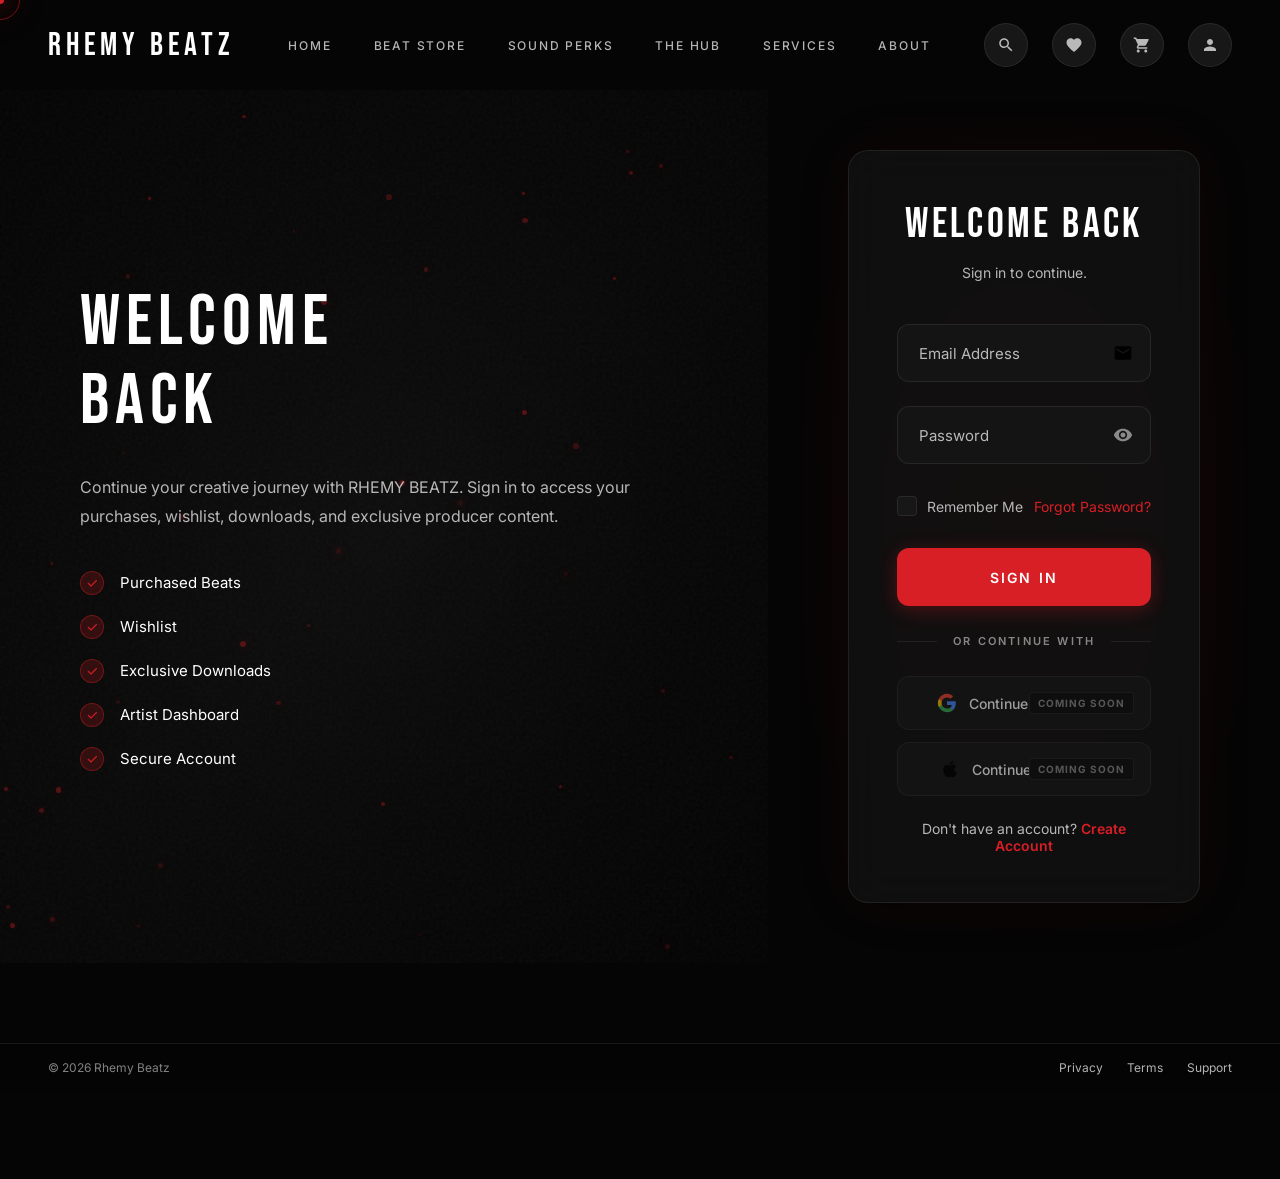
<file: login.html>
<!DOCTYPE html>
<html lang="en">
<head>
  <meta charset="UTF-8" />
  <meta name="viewport" content="width=device-width, initial-scale=1.0" />
  <title>Login | RHEMY BEATZ</title>
  <meta name="description" content="Sign in to your RHEMY BEATZ account to access your purchases, wishlist, downloads, and exclusive producer content." />
  <link rel="stylesheet" href="styles.css" />
  <style>
    /* ─── LOGIN PAGE STYLES ───────────────────────── */
    .login-page {
      min-height: 100vh;
      display: flex;
      background: var(--bg);
      position: relative;
      padding-top: 90px;
      padding-bottom: 80px;
    }

    /* ─── LEFT PANEL - CINEMATIC BRANDING (60%) ───── */
    .login-brand {
      flex: 0 0 60%;
      position: relative;
      display: flex;
      flex-direction: column;
      justify-content: center;
      padding: 80px 80px;
      background: linear-gradient(135deg, #0a0a0a 0%, #151515 50%, #0a0a0a 100%);
    }

    .login-brand-bg {
      position: absolute;
      inset: 0;
      background: 
        linear-gradient(135deg, #0a0a0a 0%, #151515 50%, #0a0a0a 100%),
        radial-gradient(ellipse 70% 50% at 30% 40%, rgba(216,31,38,0.15) 0%, transparent 50%),
        radial-gradient(ellipse 60% 40% at 70% 60%, rgba(216,31,38,0.08) 0%, transparent 50%);
      animation: ambientGlow 8s ease-in-out infinite alternate;
    }

    @keyframes ambientGlow {
      0% { opacity: 0.6; transform: scale(1); }
      100% { opacity: 1; transform: scale(1.1); }
    }

    .login-brand-overlay {
      position: absolute;
      inset: 0;
      background: linear-gradient(to right, rgba(5,5,5,0.4) 0%, rgba(5,5,5,0.7) 100%);
    }

    .login-brand-vignette {
      position: absolute;
      inset: 0;
      background: radial-gradient(ellipse 70% 70% at 50% 50%, transparent 0%, rgba(0,0,0,0.6) 100%);
      pointer-events: none;
    }

    .login-brand-noise {
      position: absolute;
      inset: 0;
      opacity: 0.04;
      background-image: url("data:image/svg+xml,%3Csvg viewBox='0 0 256 256' xmlns='http://www.w3.org/2000/svg'%3E%3Cfilter id='noise'%3E%3CfeTurbulence type='fractalNoise' baseFrequency='0.9' numOctaves='4' stitchTiles='stitch'/%3E%3C/filter%3E%3Crect width='100%25' height='100%25' filter='url(%23noise)'/%3E%3C/svg%3E");
      pointer-events: none;
    }

    .login-brand-particles {
      position: absolute;
      inset: 0;
      pointer-events: none;
    }

    .login-brand-content {
      position: relative;
      z-index: 2;
      max-width: 600px;
    }

    .login-brand-headline {
      font-family: 'Bebas Neue', 'Anton', sans-serif;
      font-size: clamp(48px, 6vw, 72px);
      font-weight: 400;
      letter-spacing: 0.08em;
      text-transform: uppercase;
      color: var(--text);
      line-height: 1.1;
      margin-bottom: 32px;
      animation: fadeInLeft 1s ease both;
    }

    @keyframes fadeInLeft {
      from { opacity: 0; transform: translateX(-40px); }
      to { opacity: 1; transform: translateX(0); }
    }

    .login-brand-subheading {
      font-size: 16px;
      line-height: 1.8;
      color: var(--text-muted);
      margin-bottom: 40px;
      animation: fadeInLeft 1s ease 0.15s both;
    }

    .login-features {
      display: flex;
      flex-direction: column;
      gap: 20px;
      animation: fadeInLeft 1s ease 0.3s both;
    }

    .login-feature {
      display: flex;
      align-items: center;
      gap: 16px;
      font-size: 15px;
      color: var(--text);
    }

    .login-feature-check {
      width: 24px;
      height: 24px;
      border-radius: 50%;
      background: rgba(216,31,38,0.2);
      border: 1px solid rgba(216,31,38,0.4);
      display: flex;
      align-items: center;
      justify-content: center;
      font-size: 14px;
      flex-shrink: 0;
      color: var(--accent);
    }

    /* ─── RIGHT PANEL - FORM (40%) ─────────────────── */
    .login-form-side {
      flex: 0 0 40%;
      display: flex;
      align-items: center;
      justify-content: center;
      padding: 60px 80px;
      position: relative;
      background: var(--bg);
    }

    .login-form-side::before {
      content: '';
      position: absolute;
      inset: 0;
      background: radial-gradient(ellipse 70% 70% at 50% 50%, rgba(216,31,38,0.05) 0%, transparent 70%);
      pointer-events: none;
    }

    .login-card {
      width: 100%;
      max-width: 540px;
      background: rgba(23, 23, 23, 0.6);
      backdrop-filter: blur(20px);
      border: 1px solid var(--border);
      border-radius: 20px;
      padding: 48px;
      position: relative;
      overflow: hidden;
      animation: slideUp 0.8s ease 0.2s both;
      box-shadow: 
        0 8px 32px rgba(0, 0, 0, 0.3),
        0 0 60px rgba(216, 31, 38, 0.08);
    }

    @keyframes slideUp {
      from { opacity: 0; transform: translateY(40px); }
      to { opacity: 1; transform: translateY(0); }
    }

    .login-card-header {
      text-align: center;
      margin-bottom: 40px;
      position: relative;
      z-index: 2;
    }

    .login-card-title {
      font-family: 'Bebas Neue', 'Anton', sans-serif;
      font-size: 42px;
      font-weight: 400;
      letter-spacing: 0.08em;
      text-transform: uppercase;
      color: var(--text);
      margin-bottom: 12px;
    }

    .login-card-subtitle {
      font-size: 14px;
      color: var(--text-muted);
      line-height: 1.6;
    }

    /* ─── FORM FIELDS ─────────────────────────────── */
    .login-form {
      display: flex;
      flex-direction: column;
      gap: 24px;
      position: relative;
      z-index: 2;
    }

    .login-form-group {
      position: relative;
    }

    .login-form-label {
      position: absolute;
      left: 18px;
      top: 50%;
      transform: translateY(-50%);
      font-size: 15px;
      color: var(--text-muted);
      transition: all 0.3s ease;
      pointer-events: none;
      background: transparent;
      padding: 0 4px;
    }

    .login-form-input {
      width: 100%;
      height: 58px;
      background: rgba(23, 23, 23, 0.8);
      border: 1px solid var(--border);
      border-radius: 12px;
      padding: 0 48px 0 18px;
      font-size: 15px;
      color: var(--text);
      font-family: 'Inter', 'Manrope', sans-serif;
      outline: none;
      transition: all 0.3s ease;
    }

    .login-form-input:focus {
      border-color: var(--accent);
      box-shadow: 0 0 20px rgba(216,31,38,0.2);
      background: rgba(23, 23, 23, 0.9);
    }

    .login-form-input:focus + .login-form-label,
    .login-form-input:not(:placeholder-shown) + .login-form-label {
      top: 0;
      transform: translateY(-50%) scale(0.85);
      background: var(--bg);
      color: var(--accent);
      left: 14px;
    }

    .login-form-icon {
      position: absolute;
      right: 18px;
      top: 50%;
      transform: translateY(-50%);
      width: 20px;
      height: 20px;
      color: var(--text-dim);
      pointer-events: none;
      transition: color 0.3s ease;
    }

    .login-form-input:focus ~ .login-form-icon {
      color: var(--accent);
    }

    /* ─── PASSWORD FIELD ──────────────────────────── */
    .password-toggle {
      position: absolute;
      right: 18px;
      top: 50%;
      transform: translateY(-50%);
      width: 20px;
      height: 20px;
      color: var(--text-dim);
      cursor: pointer;
      pointer-events: auto;
      transition: all 0.3s ease;
      background: none;
      border: none;
      padding: 0;
    }

    .password-toggle:hover {
      color: var(--accent);
    }

    .password-toggle svg {
      width: 100%;
      height: 100%;
      fill: currentColor;
    }

    /* ─── REMEMBER ME & FORGOT PASSWORD ───────────── */
    .login-form-actions {
      display: flex;
      align-items: center;
      justify-content: space-between;
      margin-top: 8px;
    }

    .remember-me {
      display: flex;
      align-items: center;
      gap: 10px;
    }

    .remember-checkbox {
      width: 20px;
      height: 20px;
      border: 1px solid var(--border);
      border-radius: 4px;
      background: var(--bg-card);
      cursor: pointer;
      position: relative;
      flex-shrink: 0;
      transition: all 0.3s ease;
      appearance: none;
      -webkit-appearance: none;
    }

    .remember-checkbox:checked {
      background: var(--accent);
      border-color: var(--accent);
      box-shadow: 0 0 15px rgba(216,31,38,0.4);
    }

    .remember-checkbox::after {
      content: '';
      position: absolute;
      top: 50%;
      left: 50%;
      width: 5px;
      height: 10px;
      border: solid white;
      border-width: 0 2px 2px 0;
      transform: translate(-50%, -60%) rotate(45deg) scale(0);
      transition: transform 0.2s ease;
    }

    .remember-checkbox:checked::after {
      transform: translate(-50%, -60%) rotate(45deg) scale(1);
    }

    .remember-label {
      font-size: 14px;
      color: var(--text-muted);
      cursor: pointer;
      transition: color 0.3s ease;
    }

    .remember-label:hover {
      color: var(--text);
    }

    .forgot-password {
      font-size: 14px;
      color: var(--accent);
      transition: all 0.3s ease;
    }

    .forgot-password:hover {
      color: var(--accent-hover);
      text-decoration: underline;
    }

    /* ─── SUBMIT BUTTON ──────────────────────────── */
    .login-submit {
      width: 100%;
      padding: 18px 32px;
      height: 58px;
      background: var(--accent);
      color: #fff;
      border: none;
      border-radius: 12px;
      font-size: 14px;
      font-weight: 600;
      letter-spacing: 0.15em;
      text-transform: uppercase;
      cursor: pointer;
      transition: all 0.3s cubic-bezier(0.4, 0, 0.2, 1);
      position: relative;
      overflow: hidden;
      font-family: 'Inter', 'Manrope', sans-serif;
      box-shadow: 0 4px 20px rgba(216,31,38,0.3);
      margin-top: 8px;
    }

    .login-submit::before {
      content: '';
      position: absolute;
      inset: 0;
      background: linear-gradient(180deg, transparent 0%, rgba(0,0,0,0.2) 100%);
      opacity: 0;
      transition: opacity 0.3s ease;
    }

    .login-submit:hover {
      background: var(--accent-hover);
      transform: translateY(-4px) scale(1.02);
      box-shadow: 0 12px 40px rgba(216,31,38,0.5);
    }

    .login-submit:hover::before {
      opacity: 1;
    }

    .login-submit:active {
      transform: translateY(-2px) scale(0.98);
      box-shadow: 0 6px 20px rgba(216,31,38,0.4);
    }

    /* ─── DIVIDER ─────────────────────────────────── */
    .login-divider {
      display: flex;
      align-items: center;
      gap: 16px;
      margin: 28px 0;
      position: relative;
      z-index: 2;
    }

    .login-divider::before,
    .login-divider::after {
      content: '';
      flex: 1;
      height: 1px;
      background: var(--border);
    }

    .login-divider-text {
      font-size: 11px;
      font-weight: 600;
      letter-spacing: 0.2em;
      text-transform: uppercase;
      color: var(--text-dim);
    }

    /* ─── SOCIAL BUTTONS ─────────────────────────── */
    .login-social {
      display: flex;
      flex-direction: column;
      gap: 12px;
      position: relative;
      z-index: 2;
    }

    .social-btn {
      display: flex;
      align-items: center;
      justify-content: center;
      gap: 12px;
      padding: 16px 24px;
      height: 54px;
      background: var(--bg-card);
      border: 1px solid var(--border);
      border-radius: 12px;
      font-size: 14px;
      font-weight: 500;
      color: var(--text);
      cursor: pointer;
      transition: all 0.3s ease;
      position: relative;
      font-family: 'Inter', 'Manrope', sans-serif;
      opacity: 0.6;
    }

    .social-btn:hover {
      border-color: rgba(216,31,38,0.3);
      background: rgba(216,31,38,0.05);
      transform: translateY(-2px);
      box-shadow: 0 8px 24px rgba(0,0,0,0.2);
    }

    .social-btn svg {
      width: 20px;
      height: 20px;
    }

    .social-btn .coming-soon {
      position: absolute;
      right: 16px;
      top: 50%;
      transform: translateY(-50%);
      font-size: 10px;
      font-weight: 700;
      letter-spacing: 0.1em;
      text-transform: uppercase;
      color: var(--text-dim);
      background: var(--bg-secondary);
      padding: 4px 8px;
      border-radius: 4px;
      border: 1px solid var(--border);
    }

    /* ─── SIGNUP LINK ─────────────────────────────── */
    .login-signup-link {
      text-align: center;
      margin-top: 24px;
      font-size: 14px;
      color: var(--text-muted);
      position: relative;
      z-index: 2;
    }

    .login-signup-link a {
      color: var(--accent);
      font-weight: 600;
      transition: all 0.3s ease;
    }

    .login-signup-link a:hover {
      color: var(--accent-hover);
      text-decoration: underline;
    }

    /* ─── NAVIGATION OVERRIDES ─────────────────────── */
    .login-page #nav {
      background: rgba(5,5,5,0.85);
      backdrop-filter: blur(24px);
      border-bottom: 1px solid var(--border);
      box-shadow: 0 4px 30px rgba(0,0,0,0.3);
    }

    /* ─── SMALL FOOTER ────────────────────────────── */
    .login-footer {
      background: rgba(5,5,5,0.9);
      backdrop-filter: blur(20px);
      border-top: 1px solid var(--border);
      padding: 16px 48px;
      display: flex;
      align-items: center;
      justify-content: space-between;
      font-size: 12px;
      color: var(--text-dim);
    }

    .login-footer-links {
      display: flex;
      gap: 24px;
    }

    .login-footer-links a {
      color: var(--text-muted);
      transition: color 0.3s ease;
    }

    .login-footer-links a:hover {
      color: var(--accent);
    }

    /* ─── RESPONSIVE DESIGN ───────────────────────── */
    @media (max-width: 1200px) {
      .login-brand {
        flex: 0 0 55%;
        padding: 60px 60px;
      }

      .login-form-side {
        flex: 0 0 45%;
        padding: 50px 60px;
      }
    }

    @media (max-width: 1024px) {
      .login-brand {
        flex: 0 0 55%;
        padding: 50px 40px;
      }

      .login-form-side {
        flex: 0 0 45%;
        padding: 40px 40px;
      }

      .login-card {
        padding: 40px;
      }
    }

    @media (max-width: 768px) {
      .login-page {
        flex-direction: column;
        padding-top: 90px;
        padding-bottom: 60px;
      }

      .login-brand {
        flex: 1;
        min-height: 350px;
        padding: 40px 24px;
        order: 1;
      }

      .login-brand-content {
        max-width: 100%;
      }

      .login-brand-headline {
        font-size: 36px;
        margin-bottom: 24px;
      }

      .login-brand-subheading {
        font-size: 14px;
        margin-bottom: 32px;
      }

      .login-features {
        gap: 12px;
      }

      .login-feature {
        font-size: 13px;
      }

      .login-form-side {
        flex: 1;
        padding: 32px 24px;
        order: 2;
      }

      .login-card {
        padding: 32px 24px;
        border-radius: 16px;
      }

      .login-card-title {
        font-size: 32px;
      }

      .login-footer {
        padding: 12px 24px;
        flex-direction: column;
        gap: 8px;
        text-align: center;
      }

      .login-footer-links {
        justify-content: center;
      }
    }

    @media (max-width: 480px) {
      .login-brand {
        min-height: 280px;
        padding: 32px 20px;
      }

      .login-brand-headline {
        font-size: 28px;
        margin-bottom: 16px;
      }

      .login-brand-subheading {
        font-size: 13px;
        margin-bottom: 24px;
      }

      .login-form-side {
        padding: 24px 20px;
      }

      .login-card {
        padding: 28px 20px;
      }

      .login-card-title {
        font-size: 28px;
      }

      .login-form-input {
        height: 54px;
        font-size: 14px;
      }

      .login-submit {
        height: 54px;
        font-size: 13px;
      }

      .login-footer {
        padding: 10px 20px;
      }
    }

    /* ─── PAGE FADE IN ─────────────────────────────── */
    .login-page {
      animation: pageFadeIn 0.6s ease both;
    }

    @keyframes pageFadeIn {
      from { opacity: 0; }
      to { opacity: 1; }
    }

    /* ─── HIDE PLAYER ON LOGIN PAGE ───────────────── */
    .login-page #player {
      display: none;
    }

    .login-page body {
      padding-bottom: 0;
    }

    /* ─── ACCESSIBILITY ───────────────────────────── */
    .login-form-input:focus-visible {
      outline: 2px solid var(--accent);
      outline-offset: 2px;
    }

    .login-submit:focus-visible {
      outline: 2px solid var(--accent);
      outline-offset: 2px;
    }

    .remember-checkbox:focus-visible {
      outline: 2px solid var(--accent);
      outline-offset: 2px;
    }
  </style>
</head>
<body>

<!-- ═══════════════════════════════════════════ CUSTOM CURSOR ══ -->
<div class="cursor" id="cursor"></div>
<div class="cursor-ring" id="cursor-ring"></div>

<!-- ═══════════════════════════════════════════ NAV ══ -->
<nav id="nav">
  <a href="index.html" class="nav-logo">RHEMY BEATZ</a>
  <div class="nav-links">
    <a href="index.html#hero">Home</a>
    <a href="index.html#beats">Beat Store</a>
    <a href="index.html#sound-perks">Sound Perks</a>
    <a href="hub.html">The Hub</a>
    <a href="index.html#services">Services</a>
    <a href="index.html#about">About</a>
  </div>
  <div class="nav-actions">
    <button class="nav-action-btn" title="Search">
      <svg viewBox="0 0 24 24"><path d="M15.5 14h-.79l-.28-.27C15.41 12.59 16 11.11 16 9.5 16 5.91 13.09 3 9.5 3S3 5.91 3 9.5 5.91 16 9.5 16c1.61 0 3.09-.59 4.23-1.57l.27.28v.79l5 4.99L20.49 19l-4.99-5zm-6 0C7.01 14 5 11.99 5 9.5S7.01 5 9.5 5 14 7.01 14 9.5 11.99 14 9.5 14z"/></svg>
    </button>
    <button class="nav-action-btn" title="Wishlist">
      <svg viewBox="0 0 24 24"><path d="M12 21.35l-1.45-1.32C5.4 15.36 2 12.28 2 8.5 2 5.42 4.42 3 7.5 3c1.74 0 3.41.81 4.5 2.09C13.09 3.81 14.76 3 16.5 3 19.58 3 22 5.42 22 8.5c0 3.78-3.4 6.86-8.55 11.54L12 21.35z"/></svg>
    </button>
    <button class="nav-action-btn" title="Cart">
      <svg viewBox="0 0 24 24"><path d="M7 18c-1.1 0-1.99.9-1.99 2S5.9 22 7 22s2-.9 2-2-.9-2-2-2zM1 2v2h2l3.6 7.59-1.35 2.45c-.16.28-.25.61-.25.96 0 1.1.9 2 2 2h12v-2H7.42c-.14 0-.25-.11-.25-.25l.03-.12.9-1.63h7.45c.75 0 1.41-.41 1.75-1.03l3.58-6.49c.08-.14.12-.31.12-.48 0-.55-.45-1-1-1H5.21l-.94-2H1zm16 16c-1.1 0-1.99.9-1.99 2s.89 2 1.99 2 2-.9 2-2-.9-2-2-2z"/></svg>
    </button>
    <a href="signup.html" class="nav-action-btn" title="Profile">
      <svg viewBox="0 0 24 24"><path d="M12 12c2.21 0 4-1.79 4-4s-1.79-4-4-4-4 1.79-4 4 1.79 4 4 4zm0 2c-2.67 0-8 1.34-8 4v2h16v-2c0-2.66-5.33-4-8-4z"/></svg>
    </a>
    <button class="mobile-menu-btn" id="mobile-menu-btn" aria-label="Open menu" aria-expanded="false">
      <span class="hamburger-line"></span>
      <span class="hamburger-line"></span>
      <span class="hamburger-line"></span>
    </button>
  </div>
</nav>

<!-- ═══════════════════════════════════════════ MOBILE MENU ══ -->
<div class="mobile-menu" id="mobile-menu" aria-hidden="true">
  <div class="mobile-menu-overlay" id="mobile-menu-overlay"></div>
  <div class="mobile-menu-panel">
    <div class="mobile-menu-header">
      <div class="mobile-menu-logo">RHEMY BEATZ</div>
      <button class="mobile-menu-close" id="mobile-menu-close" aria-label="Close menu">
        <span class="hamburger-line"></span>
        <span class="hamburger-line"></span>
      </button>
    </div>
    <div class="mobile-menu-content">
      <nav class="mobile-menu-nav">
        <a href="index.html#hero" class="mobile-menu-link" data-delay="0">Home</a>
        <a href="index.html#beats" class="mobile-menu-link" data-delay="50">Beat Store</a>
        <a href="index.html#sound-perks" class="mobile-menu-link" data-delay="100">Sound Perks</a>
        <a href="hub.html" class="mobile-menu-link" data-delay="150">The Hub</a>
        <a href="index.html#services" class="mobile-menu-link" data-delay="200">Services</a>
        <a href="index.html#about" class="mobile-menu-link" data-delay="250">About</a>
      </nav>
      <div class="mobile-menu-divider"></div>
      <div class="mobile-menu-actions">
        <a href="#" class="mobile-menu-action" data-delay="300">
          <svg viewBox="0 0 24 24"><path d="M15.5 14h-.79l-.28-.27C15.41 12.59 16 11.11 16 9.5 16 5.91 13.09 3 9.5 3S3 5.91 3 9.5 5.91 16 9.5 16c1.61 0 3.09-.59 4.23-1.57l.27.28v.79l5 4.99L20.49 19l-4.99-5zm-6 0C7.01 14 5 11.99 5 9.5S7.01 5 9.5 5 14 7.01 14 9.5 11.99 14 9.5 14z"/></svg>
          Search
        </a>
        <a href="#" class="mobile-menu-action" data-delay="350">
          <svg viewBox="0 0 24 24"><path d="M12 21.35l-1.45-1.32C5.4 15.36 2 12.28 2 8.5 2 5.42 4.42 3 7.5 3c1.74 0 3.41.81 4.5 2.09C13.09 3.81 14.76 3 16.5 3 19.58 3 22 5.42 22 8.5c0 3.78-3.4 6.86-8.55 11.54L12 21.35z"/></svg>
          Wishlist
        </a>
        <a href="#" class="mobile-menu-action" data-delay="400">
          <svg viewBox="0 0 24 24"><path d="M7 18c-1.1 0-1.99.9-1.99 2S5.9 22 7 22s2-.9 2-2-.9-2-2-2zM1 2v2h2l3.6 7.59-1.35 2.45c-.16.28-.25.61-.25.96 0 1.1.9 2 2 2h12v-2H7.42c-.14 0-.25-.11-.25-.25l.03-.12.9-1.63h7.45c.75 0 1.41-.41 1.75-1.03l3.58-6.49c.08-.14.12-.31.12-.48 0-.55-.45-1-1-1H5.21l-.94-2H1zm16 16c-1.1 0-1.99.9-1.99 2s.89 2 1.99 2 2-.9 2-2-.9-2-2-2z"/></svg>
          Cart
        </a>
        <a href="signup.html" class="mobile-menu-action" data-delay="500">
          <svg viewBox="0 0 24 24"><path d="M12 12c2.21 0 4-1.79 4-4s-1.79-4-4-4-4 1.79-4 4 1.79 4 4 4zm0 2c-2.67 0-8 1.34-8 4v2h16v-2c0-2.66-5.33-4-8-4z"/></svg>
          Profile
        </a>
      </div>
    </div>
  </div>
</div>

<!-- ═══════════════════════════════════════════ LOGIN PAGE ══ -->
<div class="login-page">
  
  <!-- LEFT PANEL - CINEMATIC BRANDING (60%) -->
  <div class="login-brand">
    <div class="login-brand-bg"></div>
    <div class="login-brand-overlay"></div>
    <div class="login-brand-vignette"></div>
    <div class="login-brand-noise"></div>
    <div class="login-brand-particles" id="login-brand-particles"></div>
    
    <div class="login-brand-content">
      <h1 class="login-brand-headline">WELCOME<br>BACK</h1>
      <p class="login-brand-subheading">Continue your creative journey with RHEMY BEATZ. Sign in to access your purchases, wishlist, downloads, and exclusive producer content.</p>
      
      <div class="login-features">
        <div class="login-feature">
          <div class="login-feature-check">✓</div>
          <span>Purchased Beats</span>
        </div>
        <div class="login-feature">
          <div class="login-feature-check">✓</div>
          <span>Wishlist</span>
        </div>
        <div class="login-feature">
          <div class="login-feature-check">✓</div>
          <span>Exclusive Downloads</span>
        </div>
        <div class="login-feature">
          <div class="login-feature-check">✓</div>
          <span>Artist Dashboard</span>
        </div>
        <div class="login-feature">
          <div class="login-feature-check">✓</div>
          <span>Secure Account</span>
        </div>
      </div>
    </div>
  </div>

  <!-- RIGHT PANEL - FORM (40%) -->
  <div class="login-form-side">
    <div class="login-card">
      <div class="login-card-header">
        <h2 class="login-card-title">Welcome Back</h2>
        <p class="login-card-subtitle">Sign in to continue.</p>
      </div>

      <form class="login-form" id="login-form" novalidate>
        <!-- Email -->
        <div class="login-form-group">
          <input type="email" class="login-form-input" id="email" placeholder=" " required aria-label="Email Address" autocomplete="email" />
          <label class="login-form-label" for="email">Email Address</label>
          <svg class="login-form-icon" viewBox="0 0 24 24"><path d="M20 4H4c-1.1 0-1.99.9-1.99 2L2 18c0 1.1.9 2 2 2h16c1.1 0 2-.9 2-2V6c0-1.1-.9-2-2-2zm0 4l-8 5-8-5V6l8 5 8-5v2z"/></svg>
        </div>

        <!-- Password -->
        <div class="login-form-group">
          <input type="password" class="login-form-input" id="password" placeholder=" " required aria-label="Password" autocomplete="current-password" />
          <label class="login-form-label" for="password">Password</label>
          <button type="button" class="password-toggle" id="password-toggle" aria-label="Show password">
            <svg class="eye-open" viewBox="0 0 24 24"><path d="M12 4.5C7 4.5 2.73 7.61 1 12c1.73 4.39 6 7.5 11 7.5s9.27-3.11 11-7.5c-1.73-4.39-6-7.5-11-7.5zM12 17c-2.76 0-5-2.24-5-5s2.24-5 5-5 5 2.24 5 5-2.24 5-5 5zm0-8c-1.66 0-3 1.34-3 3s1.34 3 3 3 3-1.34 3-3-1.34-3-3-3z"/></svg>
            <svg class="eye-closed" style="display:none" viewBox="0 0 24 24"><path d="M12 7c2.76 0 5 2.24 5 5 0 .65-.13 1.26-.36 1.83l2.92 2.92c1.51-1.26 2.7-2.89 3.43-4.75-1.73-4.39-6-7.5-11-7.5-1.4 0-2.74.25-3.98.7l2.16 2.16C10.74 7.13 11.35 7 12 7zM2 4.27l2.28 2.28.46.46C3.08 8.3 1.78 10.02 1 12c1.73 4.39 6 7.5 11 7.5 1.55 0 3.03-.3 4.38-.84l.42.42L19.73 22 21 20.73 3.27 3 2 4.27zM7.53 9.8l1.55 1.55c-.05.21-.08.43-.08.65 0 1.66 1.34 3 3 3 .22 0 .44-.03.65-.08l1.55 1.55c-.67.33-1.41.53-2.2.53-2.76 0-5-2.24-5-5 0-.79.2-1.53.53-2.2zm4.31-.78l3.15 3.15.02-.16c0-1.66-1.34-3-3-3l-.17.01z"/></svg>
          </button>
        </div>

        <!-- Remember Me & Forgot Password -->
        <div class="login-form-actions">
          <div class="remember-me">
            <input type="checkbox" class="remember-checkbox" id="remember" aria-label="Remember me" />
            <label class="remember-label" for="remember">Remember Me</label>
          </div>
          <a href="forgot-password.html" class="forgot-password">Forgot Password?</a>
        </div>

        <!-- Submit Button -->
        <button type="submit" class="login-submit">Sign In</button>
      </form>

      <!-- Divider -->
      <div class="login-divider">
        <span class="login-divider-text">OR CONTINUE WITH</span>
      </div>

      <!-- Social Buttons -->
      <div class="login-social">
        <button type="button" class="social-btn" disabled>
          <svg viewBox="0 0 24 24"><path d="M22.56 12.25c0-.78-.07-1.53-.2-2.25H12v4.26h5.92c-.26 1.37-1.04 2.53-2.21 3.31v2.77h3.57c2.08-1.92 3.28-4.74 3.28-8.09z" fill="#4285F4"/><path d="M12 23c2.97 0 5.46-.98 7.28-2.66l-3.57-2.77c-.98.66-2.23 1.06-3.71 1.06-2.86 0-5.29-1.93-6.16-4.53H2.18v2.84C3.99 20.53 7.7 23 12 23z" fill="#34A853"/><path d="M5.84 14.09c-.22-.66-.35-1.36-.35-2.09s.13-1.43.35-2.09V7.07H2.18C1.43 8.55 1 10.22 1 12s.43 3.45 1.18 4.93l2.85-2.22.81-.62z" fill="#FBBC05"/><path d="M12 5.38c1.62 0 3.06.56 4.21 1.64l3.15-3.15C17.45 2.09 14.97 1 12 1 7.7 1 3.99 3.47 2.18 7.07l3.66 2.84c.87-2.6 3.3-4.53 6.16-4.53z" fill="#EA4335"/></svg>
          Continue with Google
          <span class="coming-soon">Coming Soon</span>
        </button>
        <button type="button" class="social-btn" disabled>
          <svg viewBox="0 0 24 24"><path d="M18.71 19.5c-.83 1.24-1.71 2.45-3.05 2.47-1.34.03-1.77-.79-3.29-.79-1.53 0-2 .77-3.27.82-1.31.05-2.3-1.32-3.14-2.53C4.25 17 2.94 12.45 4.7 9.39c.87-1.52 2.43-2.48 4.12-2.51 1.28-.02 2.5.87 3.29.87.78 0 2.26-1.07 3.81-.91.65.03 2.47.26 3.64 1.98-.09.06-2.17 1.28-2.15 3.81.03 3.02 2.65 4.03 2.68 4.04-.03.07-.42 1.44-1.38 2.83M13 3.5c.73-.83 1.94-1.46 2.94-1.5.13 1.17-.34 2.35-1.04 3.19-.69.85-1.83 1.51-2.95 1.42-.15-1.15.41-2.35 1.05-3.11z"/></svg>
          Continue with Apple
          <span class="coming-soon">Coming Soon</span>
        </button>
      </div>

      <!-- Signup Link -->
      <div class="login-signup-link">
        Don't have an account? <a href="signup.html">Create Account</a>
      </div>
    </div>
  </div>
</div>

<!-- ═══════════════════════════════════════════ SMALL FOOTER ══ -->
<footer class="login-footer">
  <p>&copy; 2026 Rhemy Beatz</p>
  <div class="login-footer-links">
    <a href="#">Privacy</a>
    <a href="#">Terms</a>
    <a href="#">Support</a>
  </div>
</footer>

<script src="script.js"></script>
<script>
// ─── PASSWORD TOGGLE FUNCTIONALITY ───────────────────
document.getElementById('password-toggle').addEventListener('click', function() {
  const passwordInput = document.getElementById('password');
  const eyeOpen = this.querySelector('.eye-open');
  const eyeClosed = this.querySelector('.eye-closed');
  
  if (passwordInput.type === 'password') {
    passwordInput.type = 'text';
    eyeOpen.style.display = 'none';
    eyeClosed.style.display = 'block';
    this.setAttribute('aria-label', 'Hide password');
  } else {
    passwordInput.type = 'password';
    eyeOpen.style.display = 'block';
    eyeClosed.style.display = 'none';
    this.setAttribute('aria-label', 'Show password');
  }
});

// ─── FORM SUBMISSION (UI ONLY) ─────────────────────
document.getElementById('login-form').addEventListener('submit', function(e) {
  e.preventDefault();
  
  const email = document.getElementById('email').value;
  const password = document.getElementById('password').value;
  const remember = document.getElementById('remember').checked;

  // Basic validation
  if (!email || !password) {
    alert('Please fill in all fields');
    return;
  }

  // UI only - no backend logic
  console.log('Login form submitted (UI only):', { email, remember });
  alert('Login interface ready for Phase 2 authentication logic.');
});

// ─── PARTICLE EFFECT FOR BRAND SIDE ─────────────────
function createLoginParticles() {
  const container = document.getElementById('login-brand-particles');
  if (!container) return;

  for (let i = 0; i < 40; i++) {
    const particle = document.createElement('div');
    const size = Math.random() * 4 + 2;
    const duration = Math.random() * 15 + 10;
    const delay = Math.random() * 5;
    
    particle.style.cssText = `
      position: absolute;
      width: ${size}px;
      height: ${size}px;
      background: rgba(216, 31, 38, ${Math.random() * 0.3 + 0.1});
      border-radius: 50%;
      left: ${Math.random() * 100}%;
      top: ${Math.random() * 100}%;
      animation: particleFloat ${duration}s ease-in-out infinite;
      animation-delay: ${delay}s;
      box-shadow: 0 0 ${size * 2}px rgba(216, 31, 38, ${Math.random() * 0.2 + 0.1});
    `;
    container.appendChild(particle);
  }
}

// Add particle animation keyframes
const style = document.createElement('style');
style.textContent = `
  @keyframes particleFloat {
    0% { transform: translate(0, 0); opacity: 0.3; }
    25% { transform: translate(${Math.random() * 100 - 50}px, ${Math.random() * -100}px); opacity: 0.6; }
    50% { transform: translate(${Math.random() * 100 - 50}px, ${Math.random() * -200}px); opacity: 0.3; }
    75% { transform: translate(${Math.random() * 100 - 50}px, ${Math.random() * -300}px); opacity: 0.5; }
    100% { transform: translate(${Math.random() * 100 - 50}px, ${Math.random() * -400}px); opacity: 0; }
  }
`;
document.head.appendChild(style);

createLoginParticles();
</script>

</body>
</html>
</file>
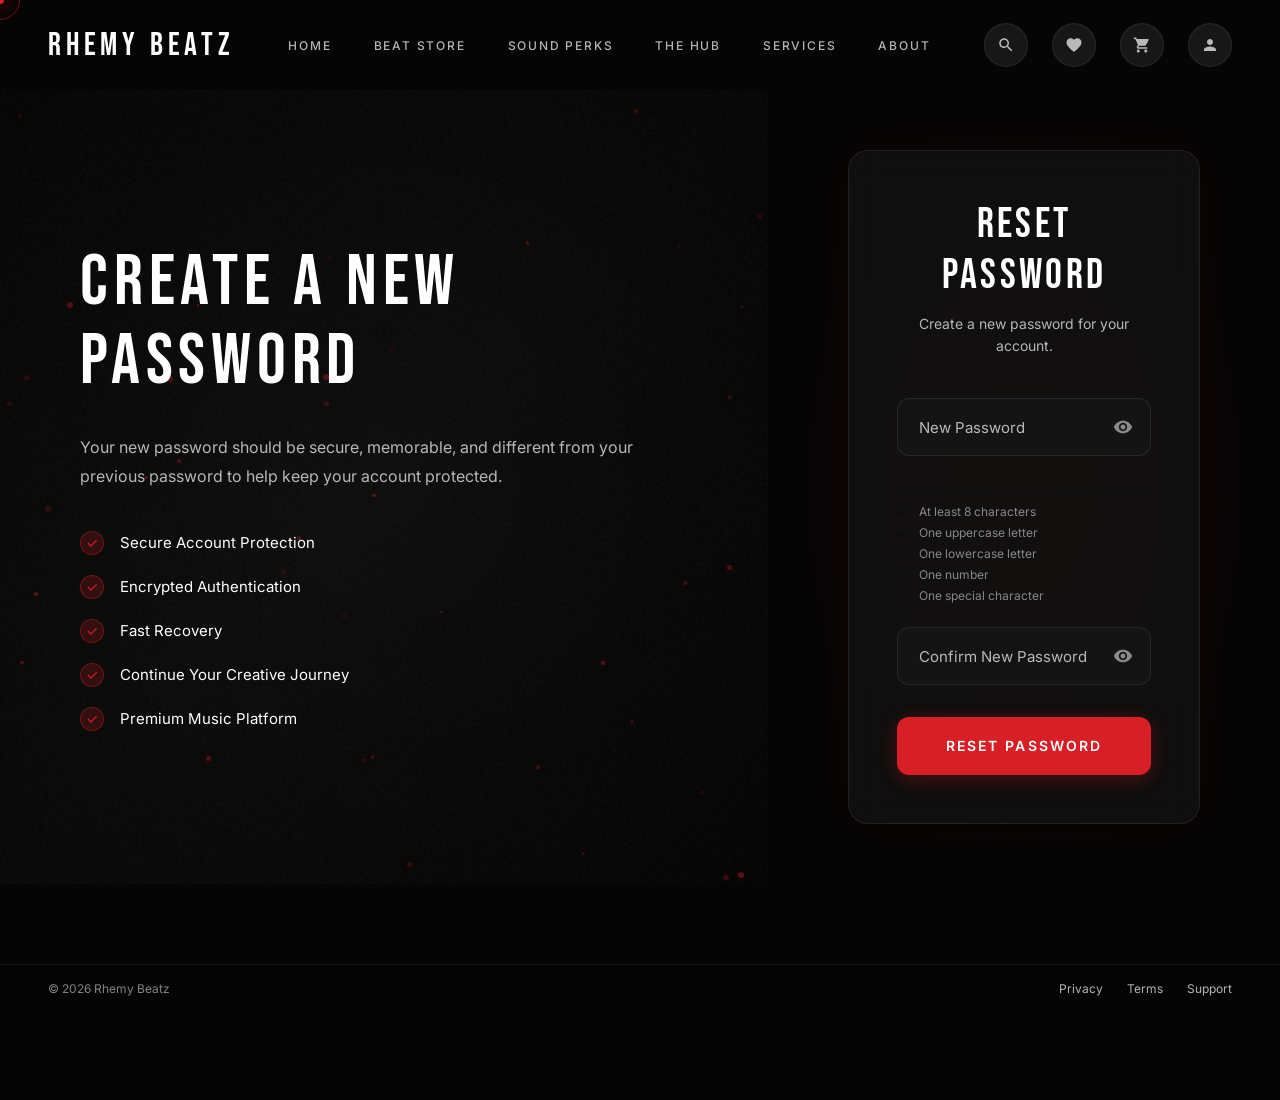
<file: reset-password.html>
<!DOCTYPE html>
<html lang="en">
<head>
  <meta charset="UTF-8" />
  <meta name="viewport" content="width=device-width, initial-scale=1.0" />
  <title>Reset Password | RHEMY BEATZ</title>
  <meta name="description" content="Create a new password for your RHEMY BEATZ account. Secure password reset with strength requirements." />
  <link rel="stylesheet" href="styles.css" />
  <style>
    /* ─── RESET PASSWORD PAGE STYLES ───────────────── */
    .reset-page {
      min-height: 100vh;
      display: flex;
      background: var(--bg);
      position: relative;
      padding-top: 90px;
      padding-bottom: 80px;
    }

    /* ─── LEFT PANEL - CINEMATIC BRANDING (60%) ───── */
    .reset-brand {
      flex: 0 0 60%;
      position: relative;
      display: flex;
      flex-direction: column;
      justify-content: center;
      padding: 80px 80px;
      background: linear-gradient(135deg, #0a0a0a 0%, #151515 50%, #0a0a0a 100%);
    }

    .reset-brand-bg {
      position: absolute;
      inset: 0;
      background: 
        linear-gradient(135deg, #0a0a0a 0%, #151515 50%, #0a0a0a 100%),
        radial-gradient(ellipse 70% 50% at 30% 40%, rgba(216,31,38,0.15) 0%, transparent 50%),
        radial-gradient(ellipse 60% 40% at 70% 60%, rgba(216,31,38,0.08) 0%, transparent 50%);
      animation: ambientGlow 8s ease-in-out infinite alternate;
    }

    @keyframes ambientGlow {
      0% { opacity: 0.6; transform: scale(1); }
      100% { opacity: 1; transform: scale(1.1); }
    }

    .reset-brand-overlay {
      position: absolute;
      inset: 0;
      background: linear-gradient(to right, rgba(5,5,5,0.4) 0%, rgba(5,5,5,0.7) 100%);
    }

    .reset-brand-vignette {
      position: absolute;
      inset: 0;
      background: radial-gradient(ellipse 70% 70% at 50% 50%, transparent 0%, rgba(0,0,0,0.6) 100%);
      pointer-events: none;
    }

    .reset-brand-noise {
      position: absolute;
      inset: 0;
      opacity: 0.04;
      background-image: url("data:image/svg+xml,%3Csvg viewBox='0 0 256 256' xmlns='http://www.w3.org/2000/svg'%3E%3Cfilter id='noise'%3E%3CfeTurbulence type='fractalNoise' baseFrequency='0.9' numOctaves='4' stitchTiles='stitch'/%3E%3C/filter%3E%3Crect width='100%25' height='100%25' filter='url(%23noise)'/%3E%3C/svg%3E");
      pointer-events: none;
    }

    .reset-brand-particles {
      position: absolute;
      inset: 0;
      pointer-events: none;
    }

    .reset-brand-content {
      position: relative;
      z-index: 2;
      max-width: 600px;
    }

    .reset-brand-headline {
      font-family: 'Bebas Neue', 'Anton', sans-serif;
      font-size: clamp(48px, 6vw, 72px);
      font-weight: 400;
      letter-spacing: 0.08em;
      text-transform: uppercase;
      color: var(--text);
      line-height: 1.1;
      margin-bottom: 32px;
      animation: fadeInLeft 1s ease both;
    }

    @keyframes fadeInLeft {
      from { opacity: 0; transform: translateX(-40px); }
      to { opacity: 1; transform: translateX(0); }
    }

    .reset-brand-subheading {
      font-size: 16px;
      line-height: 1.8;
      color: var(--text-muted);
      margin-bottom: 40px;
      animation: fadeInLeft 1s ease 0.15s both;
    }

    .reset-features {
      display: flex;
      flex-direction: column;
      gap: 20px;
      animation: fadeInLeft 1s ease 0.3s both;
    }

    .reset-feature {
      display: flex;
      align-items: center;
      gap: 16px;
      font-size: 15px;
      color: var(--text);
    }

    .reset-feature-check {
      width: 24px;
      height: 24px;
      border-radius: 50%;
      background: rgba(216,31,38,0.2);
      border: 1px solid rgba(216,31,38,0.4);
      display: flex;
      align-items: center;
      justify-content: center;
      font-size: 14px;
      flex-shrink: 0;
      color: var(--accent);
    }

    /* ─── RIGHT PANEL - FORM (40%) ─────────────────── */
    .reset-form-side {
      flex: 0 0 40%;
      display: flex;
      align-items: center;
      justify-content: center;
      padding: 60px 80px;
      position: relative;
      background: var(--bg);
    }

    .reset-form-side::before {
      content: '';
      position: absolute;
      inset: 0;
      background: radial-gradient(ellipse 70% 70% at 50% 50%, rgba(216,31,38,0.05) 0%, transparent 70%);
      pointer-events: none;
    }

    .reset-card {
      width: 100%;
      max-width: 540px;
      background: rgba(23, 23, 23, 0.6);
      backdrop-filter: blur(20px);
      border: 1px solid var(--border);
      border-radius: 20px;
      padding: 48px;
      position: relative;
      overflow: hidden;
      animation: slideUp 0.8s ease 0.2s both;
      box-shadow: 
        0 8px 32px rgba(0, 0, 0, 0.3),
        0 0 60px rgba(216, 31, 38, 0.08);
    }

    @keyframes slideUp {
      from { opacity: 0; transform: translateY(40px); }
      to { opacity: 1; transform: translateY(0); }
    }

    .reset-card-header {
      text-align: center;
      margin-bottom: 40px;
      position: relative;
      z-index: 2;
    }

    .reset-card-title {
      font-family: 'Bebas Neue', 'Anton', sans-serif;
      font-size: 42px;
      font-weight: 400;
      letter-spacing: 0.08em;
      text-transform: uppercase;
      color: var(--text);
      margin-bottom: 12px;
    }

    .reset-card-subtitle {
      font-size: 14px;
      color: var(--text-muted);
      line-height: 1.6;
    }

    /* ─── FORM FIELDS ─────────────────────────────── */
    .reset-form {
      display: flex;
      flex-direction: column;
      gap: 24px;
      position: relative;
      z-index: 2;
    }

    .reset-form-group {
      position: relative;
    }

    .reset-form-label {
      position: absolute;
      left: 18px;
      top: 50%;
      transform: translateY(-50%);
      font-size: 15px;
      color: var(--text-muted);
      transition: all 0.3s ease;
      pointer-events: none;
      background: transparent;
      padding: 0 4px;
    }

    .reset-form-input {
      width: 100%;
      height: 58px;
      background: rgba(23, 23, 23, 0.8);
      border: 1px solid var(--border);
      border-radius: 12px;
      padding: 0 48px 0 18px;
      font-size: 15px;
      color: var(--text);
      font-family: 'Inter', 'Manrope', sans-serif;
      outline: none;
      transition: all 0.3s ease;
    }

    .reset-form-input:focus {
      border-color: var(--accent);
      box-shadow: 0 0 20px rgba(216,31,38,0.2);
      background: rgba(23, 23, 23, 0.9);
    }

    .reset-form-input:focus + .reset-form-label,
    .reset-form-input:not(:placeholder-shown) + .reset-form-label {
      top: 0;
      transform: translateY(-50%) scale(0.85);
      background: var(--bg);
      color: var(--accent);
      left: 14px;
    }

    .reset-form-icon {
      position: absolute;
      right: 18px;
      top: 50%;
      transform: translateY(-50%);
      width: 20px;
      height: 20px;
      color: var(--text-dim);
      pointer-events: none;
      transition: color 0.3s ease;
    }

    .reset-form-input:focus ~ .reset-form-icon {
      color: var(--accent);
    }

    /* ─── PASSWORD FIELD ──────────────────────────── */
    .password-toggle {
      position: absolute;
      right: 18px;
      top: 50%;
      transform: translateY(-50%);
      width: 20px;
      height: 20px;
      color: var(--text-dim);
      cursor: pointer;
      pointer-events: auto;
      transition: all 0.3s ease;
      background: none;
      border: none;
      padding: 0;
    }

    .password-toggle:hover {
      color: var(--accent);
    }

    .password-toggle svg {
      width: 100%;
      height: 100%;
      fill: currentColor;
    }

    /* ─── PASSWORD STRENGTH METER ─────────────────── */
    .password-strength {
      margin-top: 8px;
    }

    .strength-meter {
      height: 4px;
      background: var(--bg-secondary);
      border-radius: 2px;
      overflow: hidden;
      margin-bottom: 12px;
    }

    .strength-fill {
      height: 100%;
      width: 0%;
      background: var(--accent);
      border-radius: 2px;
      transition: all 0.3s ease;
      box-shadow: 0 0 10px var(--accent);
    }

    .strength-fill.weak { width: 25%; background: #ff4444; box-shadow: 0 0 10px #ff4444; }
    .strength-fill.fair { width: 50%; background: #ffaa00; box-shadow: 0 0 10px #ffaa00; }
    .strength-fill.good { width: 75%; background: #44ff44; box-shadow: 0 0 10px #44ff44; }
    .strength-fill.strong { width: 100%; background: var(--accent); box-shadow: 0 0 10px var(--accent); }

    .strength-requirements {
      display: flex;
      flex-direction: column;
      gap: 6px;
    }

    .strength-requirement {
      display: flex;
      align-items: center;
      gap: 8px;
      font-size: 12px;
      color: var(--text-dim);
      transition: all 0.3s ease;
    }

    .strength-requirement svg {
      width: 14px;
      height: 14px;
      flex-shrink: 0;
      opacity: 0.3;
      transition: all 0.3s ease;
    }

    .strength-requirement.met {
      color: var(--text);
    }

    .strength-requirement.met svg {
      opacity: 1;
      fill: var(--accent);
      filter: drop-shadow(0 0 4px var(--accent));
    }

    /* ─── SUBMIT BUTTON ──────────────────────────── */
    .reset-submit {
      width: 100%;
      padding: 18px 32px;
      height: 58px;
      background: var(--accent);
      color: #fff;
      border: none;
      border-radius: 12px;
      font-size: 14px;
      font-weight: 600;
      letter-spacing: 0.15em;
      text-transform: uppercase;
      cursor: pointer;
      transition: all 0.3s cubic-bezier(0.4, 0, 0.2, 1);
      position: relative;
      overflow: hidden;
      font-family: 'Inter', 'Manrope', sans-serif;
      box-shadow: 0 4px 20px rgba(216,31,38,0.3);
      margin-top: 8px;
    }

    .reset-submit::before {
      content: '';
      position: absolute;
      inset: 0;
      background: linear-gradient(180deg, transparent 0%, rgba(0,0,0,0.2) 100%);
      opacity: 0;
      transition: opacity 0.3s ease;
    }

    .reset-submit:hover {
      background: var(--accent-hover);
      transform: translateY(-4px) scale(1.02);
      box-shadow: 0 12px 40px rgba(216,31,38,0.5);
    }

    .reset-submit:hover::before {
      opacity: 1;
    }

    .reset-submit:active {
      transform: translateY(-2px) scale(0.98);
      box-shadow: 0 6px 20px rgba(216,31,38,0.4);
    }

    /* ─── SUCCESS STATE ──────────────────────────── */
    .reset-success {
      display: none;
      text-align: center;
      padding: 40px 20px;
      animation: fadeIn 0.5s ease;
    }

    .reset-success.show {
      display: block;
    }

    @keyframes fadeIn {
      from { opacity: 0; transform: translateY(-10px); }
      to { opacity: 1; transform: translateY(0); }
    }

    .reset-success-icon {
      font-size: 64px;
      margin-bottom: 24px;
      color: var(--accent);
      filter: drop-shadow(0 0 20px rgba(216,31,38,0.5));
    }

    .reset-success-title {
      font-family: 'Bebas Neue', 'Anton', sans-serif;
      font-size: 36px;
      font-weight: 400;
      letter-spacing: 0.08em;
      text-transform: uppercase;
      color: var(--text);
      margin-bottom: 12px;
    }

    .reset-success-text {
      font-size: 14px;
      color: var(--text-muted);
      line-height: 1.6;
      margin-bottom: 32px;
    }

    .reset-success-btn {
      display: inline-block;
      padding: 16px 40px;
      background: var(--accent);
      color: #fff;
      border: none;
      border-radius: 12px;
      font-size: 14px;
      font-weight: 600;
      letter-spacing: 0.15em;
      text-transform: uppercase;
      cursor: pointer;
      transition: all 0.3s cubic-bezier(0.4, 0, 0.2, 1);
      text-decoration: none;
      box-shadow: 0 4px 20px rgba(216,31,38,0.3);
    }

    .reset-success-btn:hover {
      background: var(--accent-hover);
      transform: translateY(-4px) scale(1.02);
      box-shadow: 0 12px 40px rgba(216,31,38,0.5);
    }

    /* ─── NAVIGATION OVERRIDES ─────────────────────── */
    .reset-page #nav {
      background: rgba(5,5,5,0.85);
      backdrop-filter: blur(24px);
      border-bottom: 1px solid var(--border);
      box-shadow: 0 4px 30px rgba(0,0,0,0.3);
    }

    /* ─── SMALL FOOTER ────────────────────────────── */
    .reset-footer {
      background: rgba(5,5,5,0.9);
      backdrop-filter: blur(20px);
      border-top: 1px solid var(--border);
      padding: 16px 48px;
      display: flex;
      align-items: center;
      justify-content: space-between;
      font-size: 12px;
      color: var(--text-dim);
    }

    .reset-footer-links {
      display: flex;
      gap: 24px;
    }

    .reset-footer-links a {
      color: var(--text-muted);
      transition: color 0.3s ease;
    }

    .reset-footer-links a:hover {
      color: var(--accent);
    }

    /* ─── RESPONSIVE DESIGN ───────────────────────── */
    @media (max-width: 1200px) {
      .reset-brand {
        flex: 0 0 55%;
        padding: 60px 60px;
      }

      .reset-form-side {
        flex: 0 0 45%;
        padding: 50px 60px;
      }
    }

    @media (max-width: 1024px) {
      .reset-brand {
        flex: 0 0 55%;
        padding: 50px 40px;
      }

      .reset-form-side {
        flex: 0 0 45%;
        padding: 40px 40px;
      }

      .reset-card {
        padding: 40px;
      }
    }

    @media (max-width: 768px) {
      .reset-page {
        flex-direction: column;
        padding-top: 90px;
        padding-bottom: 60px;
      }

      .reset-brand {
        flex: 1;
        min-height: 350px;
        padding: 40px 24px;
        order: 1;
      }

      .reset-brand-content {
        max-width: 100%;
      }

      .reset-brand-headline {
        font-size: 36px;
        margin-bottom: 24px;
      }

      .reset-brand-subheading {
        font-size: 14px;
        margin-bottom: 32px;
      }

      .reset-features {
        gap: 12px;
      }

      .reset-feature {
        font-size: 13px;
      }

      .reset-form-side {
        flex: 1;
        padding: 32px 24px;
        order: 2;
      }

      .reset-card {
        padding: 32px 24px;
        border-radius: 16px;
      }

      .reset-card-title {
        font-size: 32px;
      }

      .reset-footer {
        padding: 12px 24px;
        flex-direction: column;
        gap: 8px;
        text-align: center;
      }

      .reset-footer-links {
        justify-content: center;
      }
    }

    @media (max-width: 480px) {
      .reset-brand {
        min-height: 280px;
        padding: 32px 20px;
      }

      .reset-brand-headline {
        font-size: 28px;
        margin-bottom: 16px;
      }

      .reset-brand-subheading {
        font-size: 13px;
        margin-bottom: 24px;
      }

      .reset-form-side {
        padding: 24px 20px;
      }

      .reset-card {
        padding: 28px 20px;
      }

      .reset-card-title {
        font-size: 28px;
      }

      .reset-form-input {
        height: 54px;
        font-size: 14px;
      }

      .reset-submit {
        height: 54px;
        font-size: 13px;
      }

      .reset-footer {
        padding: 10px 20px;
      }
    }

    /* ─── PAGE FADE IN ─────────────────────────────── */
    .reset-page {
      animation: pageFadeIn 0.6s ease both;
    }

    @keyframes pageFadeIn {
      from { opacity: 0; }
      to { opacity: 1; }
    }

    /* ─── HIDE PLAYER ON RESET PASSWORD PAGE ───────── */
    .reset-page #player {
      display: none;
    }

    .reset-page body {
      padding-bottom: 0;
    }

    /* ─── ACCESSIBILITY ───────────────────────────── */
    .reset-form-input:focus-visible {
      outline: 2px solid var(--accent);
      outline-offset: 2px;
    }

    .reset-submit:focus-visible {
      outline: 2px solid var(--accent);
      outline-offset: 2px;
    }
  </style>
</head>
<body>

<!-- ═══════════════════════════════════════════ CUSTOM CURSOR ══ -->
<div class="cursor" id="cursor"></div>
<div class="cursor-ring" id="cursor-ring"></div>

<!-- ═══════════════════════════════════════════ NAV ══ -->
<nav id="nav">
  <a href="index.html" class="nav-logo">RHEMY BEATZ</a>
  <div class="nav-links">
    <a href="index.html#hero">Home</a>
    <a href="index.html#beats">Beat Store</a>
    <a href="index.html#sound-perks">Sound Perks</a>
    <a href="hub.html">The Hub</a>
    <a href="index.html#services">Services</a>
    <a href="index.html#about">About</a>
  </div>
  <div class="nav-actions">
    <button class="nav-action-btn" title="Search">
      <svg viewBox="0 0 24 24"><path d="M15.5 14h-.79l-.28-.27C15.41 12.59 16 11.11 16 9.5 16 5.91 13.09 3 9.5 3S3 5.91 3 9.5 5.91 16 9.5 16c1.61 0 3.09-.59 4.23-1.57l.27.28v.79l5 4.99L20.49 19l-4.99-5zm-6 0C7.01 14 5 11.99 5 9.5S7.01 5 9.5 5 14 7.01 14 9.5 11.99 14 9.5 14z"/></svg>
    </button>
    <button class="nav-action-btn" title="Wishlist">
      <svg viewBox="0 0 24 24"><path d="M12 21.35l-1.45-1.32C5.4 15.36 2 12.28 2 8.5 2 5.42 4.42 3 7.5 3c1.74 0 3.41.81 4.5 2.09C13.09 3.81 14.76 3 16.5 3 19.58 3 22 5.42 22 8.5c0 3.78-3.4 6.86-8.55 11.54L12 21.35z"/></svg>
    </button>
    <button class="nav-action-btn" title="Cart">
      <svg viewBox="0 0 24 24"><path d="M7 18c-1.1 0-1.99.9-1.99 2S5.9 22 7 22s2-.9 2-2-.9-2-2-2zM1 2v2h2l3.6 7.59-1.35 2.45c-.16.28-.25.61-.25.96 0 1.1.9 2 2 2h12v-2H7.42c-.14 0-.25-.11-.25-.25l.03-.12.9-1.63h7.45c.75 0 1.41-.41 1.75-1.03l3.58-6.49c.08-.14.12-.31.12-.48 0-.55-.45-1-1-1H5.21l-.94-2H1zm16 16c-1.1 0-1.99.9-1.99 2s.89 2 1.99 2 2-.9 2-2-.9-2-2-2z"/></svg>
    </button>
    <a href="signup.html" class="nav-action-btn" title="Profile">
      <svg viewBox="0 0 24 24"><path d="M12 12c2.21 0 4-1.79 4-4s-1.79-4-4-4-4 1.79-4 4 1.79 4 4 4zm0 2c-2.67 0-8 1.34-8 4v2h16v-2c0-2.66-5.33-4-8-4z"/></svg>
    </a>
    <button class="mobile-menu-btn" id="mobile-menu-btn" aria-label="Open menu" aria-expanded="false">
      <span class="hamburger-line"></span>
      <span class="hamburger-line"></span>
      <span class="hamburger-line"></span>
    </button>
  </div>
</nav>

<!-- ═══════════════════════════════════════════ MOBILE MENU ══ -->
<div class="mobile-menu" id="mobile-menu" aria-hidden="true">
  <div class="mobile-menu-overlay" id="mobile-menu-overlay"></div>
  <div class="mobile-menu-panel">
    <div class="mobile-menu-header">
      <div class="mobile-menu-logo">RHEMY BEATZ</div>
      <button class="mobile-menu-close" id="mobile-menu-close" aria-label="Close menu">
        <span class="hamburger-line"></span>
        <span class="hamburger-line"></span>
      </button>
    </div>
    <div class="mobile-menu-content">
      <nav class="mobile-menu-nav">
        <a href="index.html#hero" class="mobile-menu-link" data-delay="0">Home</a>
        <a href="index.html#beats" class="mobile-menu-link" data-delay="50">Beat Store</a>
        <a href="index.html#sound-perks" class="mobile-menu-link" data-delay="100">Sound Perks</a>
        <a href="hub.html" class="mobile-menu-link" data-delay="150">The Hub</a>
        <a href="index.html#services" class="mobile-menu-link" data-delay="200">Services</a>
        <a href="index.html#about" class="mobile-menu-link" data-delay="250">About</a>
      </nav>
      <div class="mobile-menu-divider"></div>
      <div class="mobile-menu-actions">
        <a href="#" class="mobile-menu-action" data-delay="300">
          <svg viewBox="0 0 24 24"><path d="M15.5 14h-.79l-.28-.27C15.41 12.59 16 11.11 16 9.5 16 5.91 13.09 3 9.5 3S3 5.91 3 9.5 5.91 16 9.5 16c1.61 0 3.09-.59 4.23-1.57l.27.28v.79l5 4.99L20.49 19l-4.99-5zm-6 0C7.01 14 5 11.99 5 9.5S7.01 5 9.5 5 14 7.01 14 9.5 11.99 14 9.5 14z"/></svg>
          Search
        </a>
        <a href="#" class="mobile-menu-action" data-delay="350">
          <svg viewBox="0 0 24 24"><path d="M12 21.35l-1.45-1.32C5.4 15.36 2 12.28 2 8.5 2 5.42 4.42 3 7.5 3c1.74 0 3.41.81 4.5 2.09C13.09 3.81 14.76 3 16.5 3 19.58 3 22 5.42 22 8.5c0 3.78-3.4 6.86-8.55 11.54L12 21.35z"/></svg>
          Wishlist
        </a>
        <a href="#" class="mobile-menu-action" data-delay="400">
          <svg viewBox="0 0 24 24"><path d="M7 18c-1.1 0-1.99.9-1.99 2S5.9 22 7 22s2-.9 2-2-.9-2-2-2zM1 2v2h2l3.6 7.59-1.35 2.45c-.16.28-.25.61-.25.96 0 1.1.9 2 2 2h12v-2H7.42c-.14 0-.25-.11-.25-.25l.03-.12.9-1.63h7.45c.75 0 1.41-.41 1.75-1.03l3.58-6.49c.08-.14.12-.31.12-.48 0-.55-.45-1-1-1H5.21l-.94-2H1zm16 16c-1.1 0-1.99.9-1.99 2s.89 2 1.99 2 2-.9 2-2-.9-2-2-2z"/></svg>
          Cart
        </a>
        <a href="signup.html" class="mobile-menu-action" data-delay="500">
          <svg viewBox="0 0 24 24"><path d="M12 12c2.21 0 4-1.79 4-4s-1.79-4-4-4-4 1.79-4 4 1.79 4 4 4zm0 2c-2.67 0-8 1.34-8 4v2h16v-2c0-2.66-5.33-4-8-4z"/></svg>
          Profile
        </a>
      </div>
    </div>
  </div>
</div>

<!-- ═══════════════════════════════════════════ RESET PASSWORD PAGE ══ -->
<div class="reset-page">
  
  <!-- LEFT PANEL - CINEMATIC BRANDING (60%) -->
  <div class="reset-brand">
    <div class="reset-brand-bg"></div>
    <div class="reset-brand-overlay"></div>
    <div class="reset-brand-vignette"></div>
    <div class="reset-brand-noise"></div>
    <div class="reset-brand-particles" id="reset-brand-particles"></div>
    
    <div class="reset-brand-content">
      <h1 class="reset-brand-headline">CREATE A NEW<br>PASSWORD</h1>
      <p class="reset-brand-subheading">Your new password should be secure, memorable, and different from your previous password to help keep your account protected.</p>
      
      <div class="reset-features">
        <div class="reset-feature">
          <div class="reset-feature-check">✓</div>
          <span>Secure Account Protection</span>
        </div>
        <div class="reset-feature">
          <div class="reset-feature-check">✓</div>
          <span>Encrypted Authentication</span>
        </div>
        <div class="reset-feature">
          <div class="reset-feature-check">✓</div>
          <span>Fast Recovery</span>
        </div>
        <div class="reset-feature">
          <div class="reset-feature-check">✓</div>
          <span>Continue Your Creative Journey</span>
        </div>
        <div class="reset-feature">
          <div class="reset-feature-check">✓</div>
          <span>Premium Music Platform</span>
        </div>
      </div>
    </div>
  </div>

  <!-- RIGHT PANEL - FORM (40%) -->
  <div class="reset-form-side">
    <div class="reset-card">
      <div class="reset-card-header">
        <h2 class="reset-card-title">Reset Password</h2>
        <p class="reset-card-subtitle">Create a new password for your account.</p>
      </div>

      <form class="reset-form" id="reset-form" novalidate>
        <!-- New Password -->
        <div class="reset-form-group">
          <input type="password" class="reset-form-input" id="password" placeholder=" " required aria-label="New Password" autocomplete="new-password" />
          <label class="reset-form-label" for="password">New Password</label>
          <button type="button" class="password-toggle" id="password-toggle" aria-label="Show password">
            <svg class="eye-open" viewBox="0 0 24 24"><path d="M12 4.5C7 4.5 2.73 7.61 1 12c1.73 4.39 6 7.5 11 7.5s9.27-3.11 11-7.5c-1.73-4.39-6-7.5-11-7.5zM12 17c-2.76 0-5-2.24-5-5s2.24-5 5-5 5 2.24 5 5-2.24 5-5 5zm0-8c-1.66 0-3 1.34-3 3s1.34 3 3 3 3-1.34 3-3-1.34-3-3-3z"/></svg>
            <svg class="eye-closed" style="display:none" viewBox="0 0 24 24"><path d="M12 7c2.76 0 5 2.24 5 5 0 .65-.13 1.26-.36 1.83l2.92 2.92c1.51-1.26 2.7-2.89 3.43-4.75-1.73-4.39-6-7.5-11-7.5-1.4 0-2.74.25-3.98.7l2.16 2.16C10.74 7.13 11.35 7 12 7zM2 4.27l2.28 2.28.46.46C3.08 8.3 1.78 10.02 1 12c1.73 4.39 6 7.5 11 7.5 1.55 0 3.03-.3 4.38-.84l.42.42L19.73 22 21 20.73 3.27 3 2 4.27zM7.53 9.8l1.55 1.55c-.05.21-.08.43-.08.65 0 1.66 1.34 3 3 3 .22 0 .44-.03.65-.08l1.55 1.55c-.67.33-1.41.53-2.2.53-2.76 0-5-2.24-5-5 0-.79.2-1.53.53-2.2zm4.31-.78l3.15 3.15.02-.16c0-1.66-1.34-3-3-3l-.17.01z"/></svg>
          </button>
        </div>

        <!-- Password Strength -->
        <div class="password-strength">
          <div class="strength-meter">
            <div class="strength-fill" id="strength-fill"></div>
          </div>
          <div class="strength-requirements">
            <div class="strength-requirement" id="req-length">
              <svg viewBox="0 0 24 24"><path d="M9 16.17L4.83 12l-1.42 1.41L9 19 21 7l-1.41-1.41z"/></svg>
              <span>At least 8 characters</span>
            </div>
            <div class="strength-requirement" id="req-uppercase">
              <svg viewBox="0 0 24 24"><path d="M9 16.17L4.83 12l-1.42 1.41L9 19 21 7l-1.41-1.41z"/></svg>
              <span>One uppercase letter</span>
            </div>
            <div class="strength-requirement" id="req-lowercase">
              <svg viewBox="0 0 24 24"><path d="M9 16.17L4.83 12l-1.42 1.41L9 19 21 7l-1.41-1.41z"/></svg>
              <span>One lowercase letter</span>
            </div>
            <div class="strength-requirement" id="req-number">
              <svg viewBox="0 0 24 24"><path d="M9 16.17L4.83 12l-1.42 1.41L9 19 21 7l-1.41-1.41z"/></svg>
              <span>One number</span>
            </div>
            <div class="strength-requirement" id="req-special">
              <svg viewBox="0 0 24 24"><path d="M9 16.17L4.83 12l-1.42 1.41L9 19 21 7l-1.41-1.41z"/></svg>
              <span>One special character</span>
            </div>
          </div>
        </div>

        <!-- Confirm Password -->
        <div class="reset-form-group">
          <input type="password" class="reset-form-input" id="confirm-password" placeholder=" " required aria-label="Confirm New Password" autocomplete="new-password" />
          <label class="reset-form-label" for="confirm-password">Confirm New Password</label>
          <button type="button" class="password-toggle" id="confirm-password-toggle" aria-label="Show confirm password">
            <svg class="eye-open" viewBox="0 0 24 24"><path d="M12 4.5C7 4.5 2.73 7.61 1 12c1.73 4.39 6 7.5 11 7.5s9.27-3.11 11-7.5c-1.73-4.39-6-7.5-11-7.5zM12 17c-2.76 0-5-2.24-5-5s2.24-5 5-5 5 2.24 5 5-2.24 5-5 5zm0-8c-1.66 0-3 1.34-3 3s1.34 3 3 3 3-1.34 3-3-1.34-3-3-3z"/></svg>
            <svg class="eye-closed" style="display:none" viewBox="0 0 24 24"><path d="M12 7c2.76 0 5 2.24 5 5 0 .65-.13 1.26-.36 1.83l2.92 2.92c1.51-1.26 2.7-2.89 3.43-4.75-1.73-4.39-6-7.5-11-7.5-1.4 0-2.74.25-3.98.7l2.16 2.16C10.74 7.13 11.35 7 12 7zM2 4.27l2.28 2.28.46.46C3.08 8.3 1.78 10.02 1 12c1.73 4.39 6 7.5 11 7.5 1.55 0 3.03-.3 4.38-.84l.42.42L19.73 22 21 20.73 3.27 3 2 4.27zM7.53 9.8l1.55 1.55c-.05.21-.08.43-.08.65 0 1.66 1.34 3 3 3 .22 0 .44-.03.65-.08l1.55 1.55c-.67.33-1.41.53-2.2.53-2.76 0-5-2.24-5-5 0-.79.2-1.53.53-2.2zm4.31-.78l3.15 3.15.02-.16c0-1.66-1.34-3-3-3l-.17.01z"/></svg>
          </button>
        </div>

        <!-- Submit Button -->
        <button type="submit" class="reset-submit">Reset Password</button>
      </form>

      <!-- Success State -->
      <div class="reset-success" id="reset-success">
        <div class="reset-success-icon">✓</div>
        <h3 class="reset-success-title">Password Updated</h3>
        <p class="reset-success-text">Your password has been updated successfully. You can now sign in using your new password.</p>
        <a href="login.html" class="reset-success-btn">Continue to Login</a>
      </div>
    </div>
  </div>
</div>

<!-- ═══════════════════════════════════════════ SMALL FOOTER ══ -->
<footer class="reset-footer">
  <p>&copy; 2026 Rhemy Beatz</p>
  <div class="reset-footer-links">
    <a href="#">Privacy</a>
    <a href="#">Terms</a>
    <a href="#">Support</a>
  </div>
</footer>

<script src="script.js"></script>
<script>
// ─── PASSWORD TOGGLE FUNCTIONALITY ───────────────────
document.getElementById('password-toggle').addEventListener('click', function() {
  const passwordInput = document.getElementById('password');
  const eyeOpen = this.querySelector('.eye-open');
  const eyeClosed = this.querySelector('.eye-closed');
  
  if (passwordInput.type === 'password') {
    passwordInput.type = 'text';
    eyeOpen.style.display = 'none';
    eyeClosed.style.display = 'block';
    this.setAttribute('aria-label', 'Hide password');
  } else {
    passwordInput.type = 'password';
    eyeOpen.style.display = 'block';
    eyeClosed.style.display = 'none';
    this.setAttribute('aria-label', 'Show password');
  }
});

document.getElementById('confirm-password-toggle').addEventListener('click', function() {
  const passwordInput = document.getElementById('confirm-password');
  const eyeOpen = this.querySelector('.eye-open');
  const eyeClosed = this.querySelector('.eye-closed');
  
  if (passwordInput.type === 'password') {
    passwordInput.type = 'text';
    eyeOpen.style.display = 'none';
    eyeClosed.style.display = 'block';
    this.setAttribute('aria-label', 'Hide confirm password');
  } else {
    passwordInput.type = 'password';
    eyeOpen.style.display = 'block';
    eyeClosed.style.display = 'none';
    this.setAttribute('aria-label', 'Show confirm password');
  }
});

// ─── PASSWORD STRENGTH METER ────────────────────────
const passwordInput = document.getElementById('password');
const strengthFill = document.getElementById('strength-fill');

const requirements = {
  length: { regex: /.{8,}/, element: document.getElementById('req-length') },
  uppercase: { regex: /[A-Z]/, element: document.getElementById('req-uppercase') },
  lowercase: { regex: /[a-z]/, element: document.getElementById('req-lowercase') },
  number: { regex: /[0-9]/, element: document.getElementById('req-number') },
  special: { regex: /[!@#$%^&*(),.?":{}|<>]/, element: document.getElementById('req-special') }
};

passwordInput.addEventListener('input', function() {
  const password = this.value;
  let metCount = 0;

  for (const key in requirements) {
    const req = requirements[key];
    if (req.regex.test(password)) {
      req.element.classList.add('met');
      metCount++;
    } else {
      req.element.classList.remove('met');
    }
  }

  // Update strength meter
  strengthFill.className = 'strength-fill';
  if (metCount === 0) {
    strengthFill.style.width = '0%';
  } else if (metCount <= 2) {
    strengthFill.classList.add('weak');
  } else if (metCount <= 3) {
    strengthFill.classList.add('fair');
  } else if (metCount <= 4) {
    strengthFill.classList.add('good');
  } else {
    strengthFill.classList.add('strong');
  }
});

// ─── FORM SUBMISSION (UI ONLY) ─────────────────────
document.getElementById('reset-form').addEventListener('submit', function(e) {
  e.preventDefault();
  
  const password = document.getElementById('password').value;
  const confirmPassword = document.getElementById('confirm-password').value;

  // Basic validation
  if (!password || !confirmPassword) {
    alert('Please fill in all fields');
    return;
  }

  if (password !== confirmPassword) {
    alert('Passwords do not match');
    return;
  }

  // Check password strength
  let metCount = 0;
  for (const key in requirements) {
    if (requirements[key].regex.test(password)) {
      metCount++;
    }
  }

  if (metCount < 5) {
    alert('Please ensure your password meets all requirements');
    return;
  }

  // UI only - no backend logic
  console.log('Password reset submitted (UI only):', { password });
  
  // Hide form and show success state
  this.style.display = 'none';
  document.getElementById('reset-success').classList.add('show');
});

// ─── PARTICLE EFFECT FOR BRAND SIDE ─────────────────
function createResetParticles() {
  const container = document.getElementById('reset-brand-particles');
  if (!container) return;

  for (let i = 0; i < 40; i++) {
    const particle = document.createElement('div');
    const size = Math.random() * 4 + 2;
    const duration = Math.random() * 15 + 10;
    const delay = Math.random() * 5;
    
    particle.style.cssText = `
      position: absolute;
      width: ${size}px;
      height: ${size}px;
      background: rgba(216, 31, 38, ${Math.random() * 0.3 + 0.1});
      border-radius: 50%;
      left: ${Math.random() * 100}%;
      top: ${Math.random() * 100}%;
      animation: particleFloat ${duration}s ease-in-out infinite;
      animation-delay: ${delay}s;
      box-shadow: 0 0 ${size * 2}px rgba(216, 31, 38, ${Math.random() * 0.2 + 0.1});
    `;
    container.appendChild(particle);
  }
}

// Add particle animation keyframes
const style = document.createElement('style');
style.textContent = `
  @keyframes particleFloat {
    0% { transform: translate(0, 0); opacity: 0.3; }
    25% { transform: translate(${Math.random() * 100 - 50}px, ${Math.random() * -100}px); opacity: 0.6; }
    50% { transform: translate(${Math.random() * 100 - 50}px, ${Math.random() * -200}px); opacity: 0.3; }
    75% { transform: translate(${Math.random() * 100 - 50}px, ${Math.random() * -300}px); opacity: 0.5; }
    100% { transform: translate(${Math.random() * 100 - 50}px, ${Math.random() * -400}px); opacity: 0; }
  }
`;
document.head.appendChild(style);

createResetParticles();
</script>

</body>
</html>
</file>
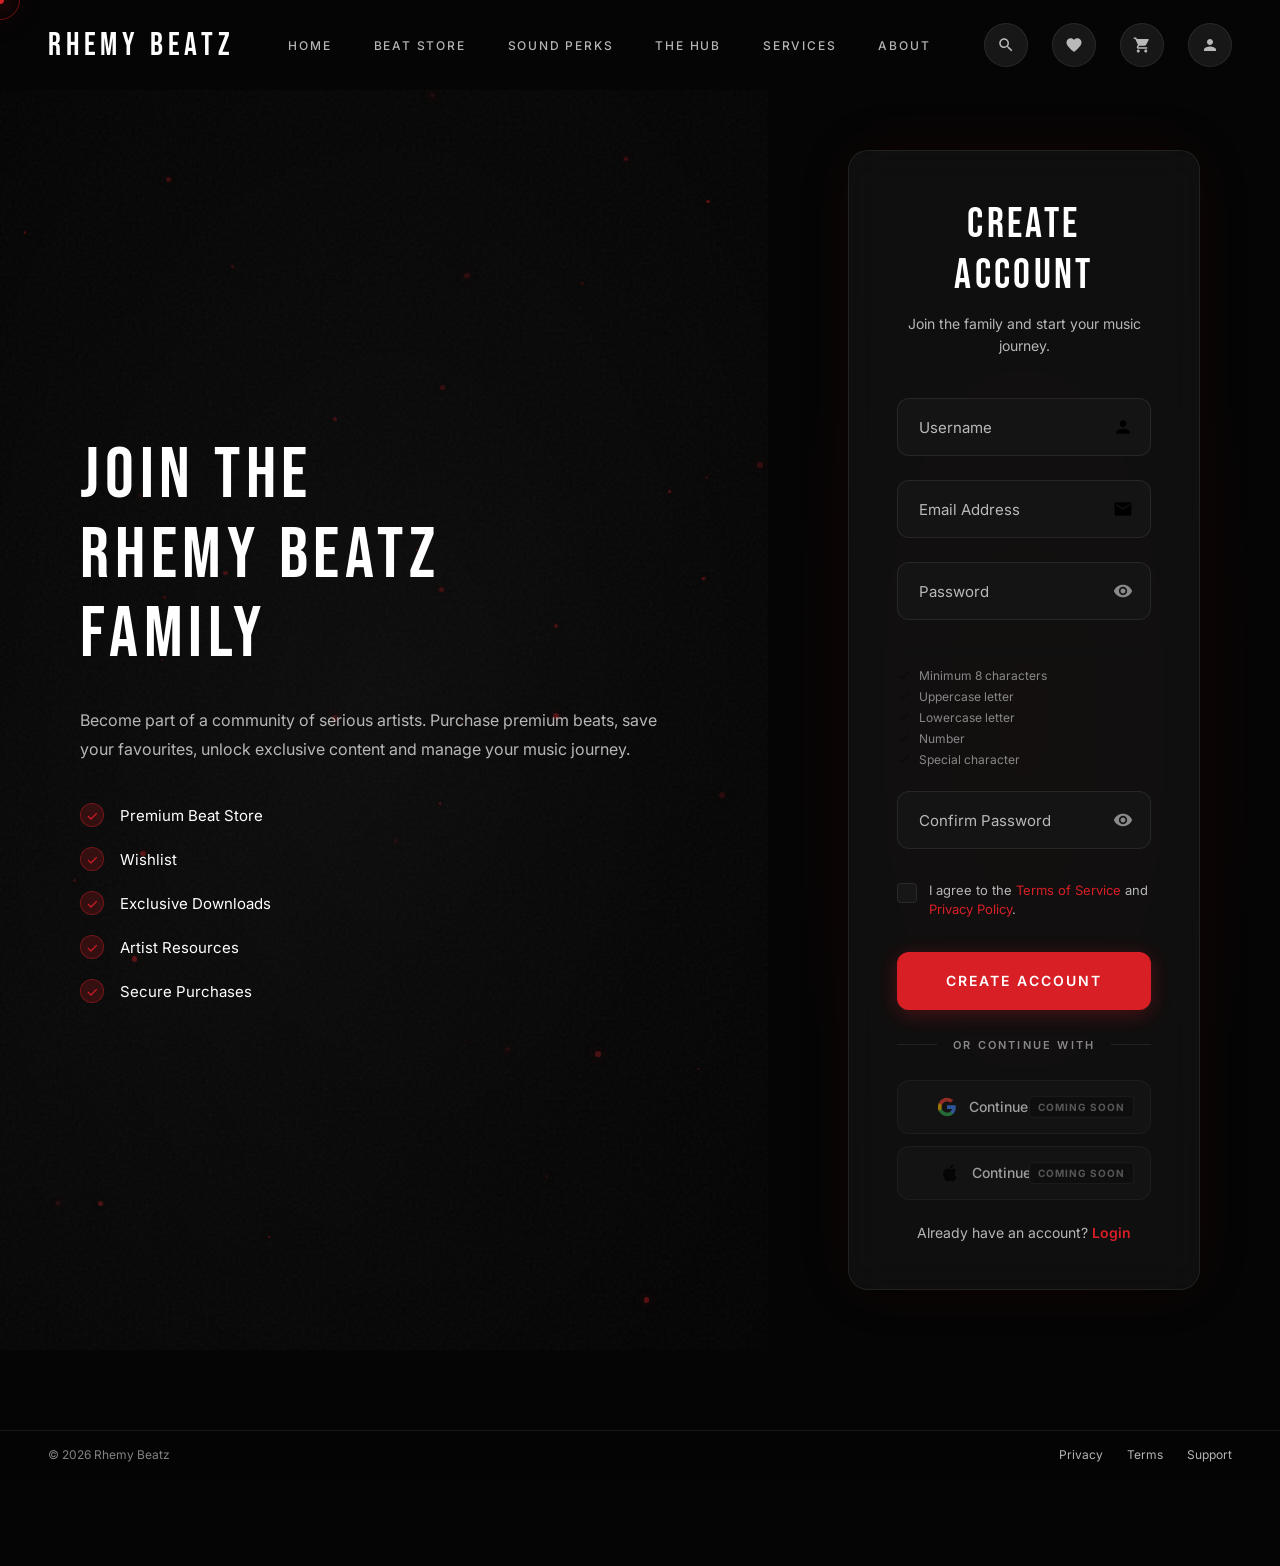
<file: signup.html>
<!DOCTYPE html>
<html lang="en">
<head>
  <meta charset="UTF-8" />
  <meta name="viewport" content="width=device-width, initial-scale=1.0" />
  <title>Sign Up | RHEMY BEATZ</title>
  <meta name="description" content="Create your artist account to purchase premium beats, save your favorites, and unlock exclusive downloads." />
  <link rel="stylesheet" href="styles.css" />
  <style>
    /* ─── SIGNUP PAGE STYLES ───────────────────────── */
    .signup-page {
      min-height: 100vh;
      display: flex;
      background: var(--bg);
      position: relative;
      padding-top: 90px;
      padding-bottom: 80px;
    }

    /* ─── LEFT PANEL - CINEMATIC BRANDING (60%) ───── */
    .signup-brand {
      flex: 0 0 60%;
      position: relative;
      display: flex;
      flex-direction: column;
      justify-content: center;
      padding: 80px 80px;
      background: linear-gradient(135deg, #0a0a0a 0%, #151515 50%, #0a0a0a 100%);
    }

    .signup-brand-bg {
      position: absolute;
      inset: 0;
      background: 
        linear-gradient(135deg, #0a0a0a 0%, #151515 50%, #0a0a0a 100%),
        radial-gradient(ellipse 70% 50% at 30% 40%, rgba(216,31,38,0.15) 0%, transparent 50%),
        radial-gradient(ellipse 60% 40% at 70% 60%, rgba(216,31,38,0.08) 0%, transparent 50%);
      animation: ambientGlow 8s ease-in-out infinite alternate;
    }

    @keyframes ambientGlow {
      0% { opacity: 0.6; transform: scale(1); }
      100% { opacity: 1; transform: scale(1.1); }
    }

    .signup-brand-overlay {
      position: absolute;
      inset: 0;
      background: linear-gradient(to right, rgba(5,5,5,0.4) 0%, rgba(5,5,5,0.7) 100%);
    }

    .signup-brand-vignette {
      position: absolute;
      inset: 0;
      background: radial-gradient(ellipse 70% 70% at 50% 50%, transparent 0%, rgba(0,0,0,0.6) 100%);
      pointer-events: none;
    }

    .signup-brand-noise {
      position: absolute;
      inset: 0;
      opacity: 0.04;
      background-image: url("data:image/svg+xml,%3Csvg viewBox='0 0 256 256' xmlns='http://www.w3.org/2000/svg'%3E%3Cfilter id='noise'%3E%3CfeTurbulence type='fractalNoise' baseFrequency='0.9' numOctaves='4' stitchTiles='stitch'/%3E%3C/filter%3E%3Crect width='100%25' height='100%25' filter='url(%23noise)'/%3E%3C/svg%3E");
      pointer-events: none;
    }

    .signup-brand-particles {
      position: absolute;
      inset: 0;
      pointer-events: none;
    }

    .signup-brand-content {
      position: relative;
      z-index: 2;
      max-width: 600px;
    }

    .signup-brand-headline {
      font-family: 'Bebas Neue', 'Anton', sans-serif;
      font-size: clamp(48px, 6vw, 72px);
      font-weight: 400;
      letter-spacing: 0.08em;
      text-transform: uppercase;
      color: var(--text);
      line-height: 1.1;
      margin-bottom: 32px;
      animation: fadeInLeft 1s ease both;
    }

    @keyframes fadeInLeft {
      from { opacity: 0; transform: translateX(-40px); }
      to { opacity: 1; transform: translateX(0); }
    }

    .signup-brand-subheading {
      font-size: 16px;
      line-height: 1.8;
      color: var(--text-muted);
      margin-bottom: 40px;
      animation: fadeInLeft 1s ease 0.15s both;
    }

    .signup-features {
      display: flex;
      flex-direction: column;
      gap: 20px;
      animation: fadeInLeft 1s ease 0.3s both;
    }

    .signup-feature {
      display: flex;
      align-items: center;
      gap: 16px;
      font-size: 15px;
      color: var(--text);
    }

    .signup-feature-check {
      width: 24px;
      height: 24px;
      border-radius: 50%;
      background: rgba(216,31,38,0.2);
      border: 1px solid rgba(216,31,38,0.4);
      display: flex;
      align-items: center;
      justify-content: center;
      font-size: 14px;
      flex-shrink: 0;
      color: var(--accent);
    }

    /* ─── RIGHT PANEL - FORM (40%) ─────────────────── */
    .signup-form-side {
      flex: 0 0 40%;
      display: flex;
      align-items: center;
      justify-content: center;
      padding: 60px 80px;
      position: relative;
      background: var(--bg);
    }

    .signup-form-side::before {
      content: '';
      position: absolute;
      inset: 0;
      background: radial-gradient(ellipse 70% 70% at 50% 50%, rgba(216,31,38,0.05) 0%, transparent 70%);
      pointer-events: none;
    }

    .signup-card {
      width: 100%;
      max-width: 520px;
      background: rgba(23, 23, 23, 0.6);
      backdrop-filter: blur(20px);
      border: 1px solid var(--border);
      border-radius: 20px;
      padding: 48px;
      position: relative;
      overflow: hidden;
      animation: slideUp 0.8s ease 0.2s both;
      box-shadow: 
        0 8px 32px rgba(0, 0, 0, 0.3),
        0 0 60px rgba(216, 31, 38, 0.08);
    }

    @keyframes slideUp {
      from { opacity: 0; transform: translateY(40px); }
      to { opacity: 1; transform: translateY(0); }
    }

    .signup-card-header {
      text-align: center;
      margin-bottom: 40px;
      position: relative;
      z-index: 2;
    }

    .signup-card-title {
      font-family: 'Bebas Neue', 'Anton', sans-serif;
      font-size: 42px;
      font-weight: 400;
      letter-spacing: 0.08em;
      text-transform: uppercase;
      color: var(--text);
      margin-bottom: 12px;
    }

    .signup-card-subtitle {
      font-size: 14px;
      color: var(--text-muted);
      line-height: 1.6;
    }

    /* ─── FORM FIELDS ─────────────────────────────── */
    .signup-form {
      display: flex;
      flex-direction: column;
      gap: 24px;
      position: relative;
      z-index: 2;
    }

    .signup-form-group {
      position: relative;
    }

    .signup-form-label {
      position: absolute;
      left: 18px;
      top: 50%;
      transform: translateY(-50%);
      font-size: 15px;
      color: var(--text-muted);
      transition: all 0.3s ease;
      pointer-events: none;
      background: transparent;
      padding: 0 4px;
    }

    .signup-form-input {
      width: 100%;
      height: 58px;
      background: rgba(23, 23, 23, 0.8);
      border: 1px solid var(--border);
      border-radius: 12px;
      padding: 0 48px 0 18px;
      font-size: 15px;
      color: var(--text);
      font-family: 'Inter', 'Manrope', sans-serif;
      outline: none;
      transition: all 0.3s ease;
    }

    .signup-form-input:focus {
      border-color: var(--accent);
      box-shadow: 0 0 20px rgba(216,31,38,0.2);
      background: rgba(23, 23, 23, 0.9);
    }

    .signup-form-input:focus + .signup-form-label,
    .signup-form-input:not(:placeholder-shown) + .signup-form-label {
      top: 0;
      transform: translateY(-50%) scale(0.85);
      background: var(--bg);
      color: var(--accent);
      left: 14px;
    }

    .signup-form-icon {
      position: absolute;
      right: 18px;
      top: 50%;
      transform: translateY(-50%);
      width: 20px;
      height: 20px;
      color: var(--text-dim);
      pointer-events: none;
      transition: color 0.3s ease;
    }

    .signup-form-input:focus ~ .signup-form-icon {
      color: var(--accent);
    }

    /* ─── PASSWORD FIELD ──────────────────────────── */
    .password-toggle {
      position: absolute;
      right: 18px;
      top: 50%;
      transform: translateY(-50%);
      width: 20px;
      height: 20px;
      color: var(--text-dim);
      cursor: pointer;
      pointer-events: auto;
      transition: all 0.3s ease;
      background: none;
      border: none;
      padding: 0;
    }

    .password-toggle:hover {
      color: var(--accent);
    }

    .password-toggle svg {
      width: 100%;
      height: 100%;
      fill: currentColor;
    }

    /* ─── PASSWORD STRENGTH METER ─────────────────── */
    .password-strength {
      margin-top: 8px;
    }

    .strength-meter {
      height: 4px;
      background: var(--bg-secondary);
      border-radius: 2px;
      overflow: hidden;
      margin-bottom: 12px;
    }

    .strength-fill {
      height: 100%;
      width: 0%;
      background: var(--accent);
      border-radius: 2px;
      transition: all 0.3s ease;
      box-shadow: 0 0 10px var(--accent);
    }

    .strength-fill.weak { width: 25%; background: #ff4444; box-shadow: 0 0 10px #ff4444; }
    .strength-fill.fair { width: 50%; background: #ffaa00; box-shadow: 0 0 10px #ffaa00; }
    .strength-fill.good { width: 75%; background: #44ff44; box-shadow: 0 0 10px #44ff44; }
    .strength-fill.strong { width: 100%; background: var(--accent); box-shadow: 0 0 10px var(--accent); }

    .strength-requirements {
      display: flex;
      flex-direction: column;
      gap: 6px;
    }

    .strength-requirement {
      display: flex;
      align-items: center;
      gap: 8px;
      font-size: 12px;
      color: var(--text-dim);
      transition: all 0.3s ease;
    }

    .strength-requirement svg {
      width: 14px;
      height: 14px;
      flex-shrink: 0;
      opacity: 0.3;
      transition: all 0.3s ease;
    }

    .strength-requirement.met {
      color: var(--text);
    }

    .strength-requirement.met svg {
      opacity: 1;
      fill: var(--accent);
      filter: drop-shadow(0 0 4px var(--accent));
    }

    /* ─── TERMS CHECKBOX ─────────────────────────── */
    .signup-terms {
      display: flex;
      align-items: flex-start;
      gap: 12px;
      margin-top: 8px;
    }

    .terms-checkbox {
      width: 20px;
      height: 20px;
      border: 1px solid var(--border);
      border-radius: 4px;
      background: var(--bg-card);
      cursor: pointer;
      position: relative;
      flex-shrink: 0;
      transition: all 0.3s ease;
      appearance: none;
      -webkit-appearance: none;
      margin-top: 2px;
    }

    .terms-checkbox:checked {
      background: var(--accent);
      border-color: var(--accent);
      box-shadow: 0 0 15px rgba(216,31,38,0.4);
    }

    .terms-checkbox::after {
      content: '';
      position: absolute;
      top: 50%;
      left: 50%;
      width: 5px;
      height: 10px;
      border: solid white;
      border-width: 0 2px 2px 0;
      transform: translate(-50%, -60%) rotate(45deg) scale(0);
      transition: transform 0.2s ease;
    }

    .terms-checkbox:checked::after {
      transform: translate(-50%, -60%) rotate(45deg) scale(1);
    }

    .terms-text {
      font-size: 13px;
      color: var(--text-muted);
      line-height: 1.5;
    }

    .terms-text a {
      color: var(--accent);
      transition: color 0.3s ease;
    }

    .terms-text a:hover {
      color: var(--accent-hover);
      text-decoration: underline;
    }

    /* ─── SUBMIT BUTTON ──────────────────────────── */
    .signup-submit {
      width: 100%;
      padding: 18px 32px;
      height: 58px;
      background: var(--accent);
      color: #fff;
      border: none;
      border-radius: 12px;
      font-size: 14px;
      font-weight: 600;
      letter-spacing: 0.15em;
      text-transform: uppercase;
      cursor: pointer;
      transition: all 0.3s cubic-bezier(0.4, 0, 0.2, 1);
      position: relative;
      overflow: hidden;
      font-family: 'Inter', 'Manrope', sans-serif;
      box-shadow: 0 4px 20px rgba(216,31,38,0.3);
      margin-top: 8px;
    }

    .signup-submit::before {
      content: '';
      position: absolute;
      inset: 0;
      background: linear-gradient(180deg, transparent 0%, rgba(0,0,0,0.2) 100%);
      opacity: 0;
      transition: opacity 0.3s ease;
    }

    .signup-submit:hover {
      background: var(--accent-hover);
      transform: translateY(-4px) scale(1.02);
      box-shadow: 0 12px 40px rgba(216,31,38,0.5);
    }

    .signup-submit:hover::before {
      opacity: 1;
    }

    .signup-submit:active {
      transform: translateY(-2px) scale(0.98);
      box-shadow: 0 6px 20px rgba(216,31,38,0.4);
    }

    /* ─── DIVIDER ─────────────────────────────────── */
    .signup-divider {
      display: flex;
      align-items: center;
      gap: 16px;
      margin: 28px 0;
      position: relative;
      z-index: 2;
    }

    .signup-divider::before,
    .signup-divider::after {
      content: '';
      flex: 1;
      height: 1px;
      background: var(--border);
    }

    .signup-divider-text {
      font-size: 11px;
      font-weight: 600;
      letter-spacing: 0.2em;
      text-transform: uppercase;
      color: var(--text-dim);
    }

    /* ─── SOCIAL BUTTONS ─────────────────────────── */
    .signup-social {
      display: flex;
      flex-direction: column;
      gap: 12px;
      position: relative;
      z-index: 2;
    }

    .social-btn {
      display: flex;
      align-items: center;
      justify-content: center;
      gap: 12px;
      padding: 16px 24px;
      height: 54px;
      background: var(--bg-card);
      border: 1px solid var(--border);
      border-radius: 12px;
      font-size: 14px;
      font-weight: 500;
      color: var(--text);
      cursor: pointer;
      transition: all 0.3s ease;
      position: relative;
      font-family: 'Inter', 'Manrope', sans-serif;
      opacity: 0.6;
    }

    .social-btn:hover {
      border-color: rgba(216,31,38,0.3);
      background: rgba(216,31,38,0.05);
      transform: translateY(-2px);
      box-shadow: 0 8px 24px rgba(0,0,0,0.2);
    }

    .social-btn svg {
      width: 20px;
      height: 20px;
    }

    .social-btn .coming-soon {
      position: absolute;
      right: 16px;
      top: 50%;
      transform: translateY(-50%);
      font-size: 10px;
      font-weight: 700;
      letter-spacing: 0.1em;
      text-transform: uppercase;
      color: var(--text-dim);
      background: var(--bg-secondary);
      padding: 4px 8px;
      border-radius: 4px;
      border: 1px solid var(--border);
    }

    /* ─── LOGIN LINK ─────────────────────────────── */
    .signup-login-link {
      text-align: center;
      margin-top: 24px;
      font-size: 14px;
      color: var(--text-muted);
      position: relative;
      z-index: 2;
    }

    .signup-login-link a {
      color: var(--accent);
      font-weight: 600;
      transition: all 0.3s ease;
    }

    .signup-login-link a:hover {
      color: var(--accent-hover);
      text-decoration: underline;
    }

    /* ─── NAVIGATION OVERRIDES ─────────────────────── */
    .signup-page #nav {
      background: rgba(5,5,5,0.85);
      backdrop-filter: blur(24px);
      border-bottom: 1px solid var(--border);
      box-shadow: 0 4px 30px rgba(0,0,0,0.3);
    }

    /* ─── SMALL FOOTER ────────────────────────────── */
    .signup-footer {
      background: rgba(5,5,5,0.9);
      backdrop-filter: blur(20px);
      border-top: 1px solid var(--border);
      padding: 16px 48px;
      display: flex;
      align-items: center;
      justify-content: space-between;
      font-size: 12px;
      color: var(--text-dim);
    }

    .signup-footer-links {
      display: flex;
      gap: 24px;
    }

    .signup-footer-links a {
      color: var(--text-muted);
      transition: color 0.3s ease;
    }

    .signup-footer-links a:hover {
      color: var(--accent);
    }

    /* ─── RESPONSIVE DESIGN ───────────────────────── */
    @media (max-width: 1200px) {
      .signup-brand {
        flex: 0 0 55%;
        padding: 60px 60px;
      }

      .signup-form-side {
        flex: 0 0 45%;
        padding: 50px 60px;
      }
    }

    @media (max-width: 1024px) {
      .signup-brand {
        flex: 0 0 55%;
        padding: 50px 40px;
      }

      .signup-form-side {
        flex: 0 0 45%;
        padding: 40px 40px;
      }

      .signup-card {
        padding: 40px;
      }
    }

    @media (max-width: 768px) {
      .signup-page {
        flex-direction: column;
        padding-top: 90px;
        padding-bottom: 60px;
      }

      .signup-brand {
        flex: 1;
        min-height: 350px;
        padding: 40px 24px;
        order: 1;
      }

      .signup-brand-content {
        max-width: 100%;
      }

      .signup-brand-headline {
        font-size: 36px;
        margin-bottom: 24px;
      }

      .signup-brand-subheading {
        font-size: 14px;
        margin-bottom: 32px;
      }

      .signup-features {
        gap: 12px;
      }

      .signup-feature {
        font-size: 13px;
      }

      .signup-form-side {
        flex: 1;
        padding: 32px 24px;
        order: 2;
      }

      .signup-card {
        padding: 32px 24px;
        border-radius: 16px;
      }

      .signup-card-title {
        font-size: 32px;
      }

      .signup-footer {
        padding: 12px 24px;
        flex-direction: column;
        gap: 8px;
        text-align: center;
      }

      .signup-footer-links {
        justify-content: center;
      }
    }

    @media (max-width: 480px) {
      .signup-brand {
        min-height: 280px;
        padding: 32px 20px;
      }

      .signup-brand-headline {
        font-size: 28px;
        margin-bottom: 16px;
      }

      .signup-brand-subheading {
        font-size: 13px;
        margin-bottom: 24px;
      }

      .signup-form-side {
        padding: 24px 20px;
      }

      .signup-card {
        padding: 28px 20px;
      }

      .signup-card-title {
        font-size: 28px;
      }

      .signup-form-input {
        height: 54px;
        font-size: 14px;
      }

      .signup-submit {
        height: 54px;
        font-size: 13px;
      }

      .signup-footer {
        padding: 10px 20px;
      }
    }

    /* ─── PAGE FADE IN ─────────────────────────────── */
    .signup-page {
      animation: pageFadeIn 0.6s ease both;
    }

    @keyframes pageFadeIn {
      from { opacity: 0; }
      to { opacity: 1; }
    }

    /* ─── HIDE PLAYER ON SIGNUP PAGE ──────────────── */
    .signup-page #player {
      display: none;
    }

    .signup-page body {
      padding-bottom: 0;
    }

    /* ─── ACCESSIBILITY ───────────────────────────── */
    .signup-form-input:focus-visible {
      outline: 2px solid var(--accent);
      outline-offset: 2px;
    }

    .signup-submit:focus-visible {
      outline: 2px solid var(--accent);
      outline-offset: 2px;
    }

    .terms-checkbox:focus-visible {
      outline: 2px solid var(--accent);
      outline-offset: 2px;
    }
  </style>
</head>
<body>

<!-- ═══════════════════════════════════════════ CUSTOM CURSOR ══ -->
<div class="cursor" id="cursor"></div>
<div class="cursor-ring" id="cursor-ring"></div>

<!-- ═══════════════════════════════════════════ NAV ══ -->
<nav id="nav">
  <a href="index.html" class="nav-logo">RHEMY BEATZ</a>
  <div class="nav-links">
    <a href="index.html#hero">Home</a>
    <a href="index.html#beats">Beat Store</a>
    <a href="index.html#sound-perks">Sound Perks</a>
    <a href="hub.html">The Hub</a>
    <a href="index.html#services">Services</a>
    <a href="index.html#about">About</a>
  </div>
  <div class="nav-actions">
    <button class="nav-action-btn" title="Search">
      <svg viewBox="0 0 24 24"><path d="M15.5 14h-.79l-.28-.27C15.41 12.59 16 11.11 16 9.5 16 5.91 13.09 3 9.5 3S3 5.91 3 9.5 5.91 16 9.5 16c1.61 0 3.09-.59 4.23-1.57l.27.28v.79l5 4.99L20.49 19l-4.99-5zm-6 0C7.01 14 5 11.99 5 9.5S7.01 5 9.5 5 14 7.01 14 9.5 11.99 14 9.5 14z"/></svg>
    </button>
    <button class="nav-action-btn" title="Wishlist">
      <svg viewBox="0 0 24 24"><path d="M12 21.35l-1.45-1.32C5.4 15.36 2 12.28 2 8.5 2 5.42 4.42 3 7.5 3c1.74 0 3.41.81 4.5 2.09C13.09 3.81 14.76 3 16.5 3 19.58 3 22 5.42 22 8.5c0 3.78-3.4 6.86-8.55 11.54L12 21.35z"/></svg>
    </button>
    <button class="nav-action-btn" title="Cart">
      <svg viewBox="0 0 24 24"><path d="M7 18c-1.1 0-1.99.9-1.99 2S5.9 22 7 22s2-.9 2-2-.9-2-2-2zM1 2v2h2l3.6 7.59-1.35 2.45c-.16.28-.25.61-.25.96 0 1.1.9 2 2 2h12v-2H7.42c-.14 0-.25-.11-.25-.25l.03-.12.9-1.63h7.45c.75 0 1.41-.41 1.75-1.03l3.58-6.49c.08-.14.12-.31.12-.48 0-.55-.45-1-1-1H5.21l-.94-2H1zm16 16c-1.1 0-1.99.9-1.99 2s.89 2 1.99 2 2-.9 2-2-.9-2-2-2z"/></svg>
    </button>
    <a href="signup.html" class="nav-action-btn" title="Profile">
      <svg viewBox="0 0 24 24"><path d="M12 12c2.21 0 4-1.79 4-4s-1.79-4-4-4-4 1.79-4 4 1.79 4 4 4zm0 2c-2.67 0-8 1.34-8 4v2h16v-2c0-2.66-5.33-4-8-4z"/></svg>
    </a>
    <button class="mobile-menu-btn" id="mobile-menu-btn" aria-label="Open menu" aria-expanded="false">
      <span class="hamburger-line"></span>
      <span class="hamburger-line"></span>
      <span class="hamburger-line"></span>
    </button>
  </div>
</nav>

<!-- ═══════════════════════════════════════════ MOBILE MENU ══ -->
<div class="mobile-menu" id="mobile-menu" aria-hidden="true">
  <div class="mobile-menu-overlay" id="mobile-menu-overlay"></div>
  <div class="mobile-menu-panel">
    <div class="mobile-menu-header">
      <div class="mobile-menu-logo">RHEMY BEATZ</div>
      <button class="mobile-menu-close" id="mobile-menu-close" aria-label="Close menu">
        <span class="hamburger-line"></span>
        <span class="hamburger-line"></span>
      </button>
    </div>
    <div class="mobile-menu-content">
      <nav class="mobile-menu-nav">
        <a href="index.html#hero" class="mobile-menu-link" data-delay="0">Home</a>
        <a href="index.html#beats" class="mobile-menu-link" data-delay="50">Beat Store</a>
        <a href="index.html#sound-perks" class="mobile-menu-link" data-delay="100">Sound Perks</a>
        <a href="hub.html" class="mobile-menu-link" data-delay="150">The Hub</a>
        <a href="index.html#services" class="mobile-menu-link" data-delay="200">Services</a>
        <a href="index.html#about" class="mobile-menu-link" data-delay="250">About</a>
      </nav>
      <div class="mobile-menu-divider"></div>
      <div class="mobile-menu-actions">
        <a href="#" class="mobile-menu-action" data-delay="300">
          <svg viewBox="0 0 24 24"><path d="M15.5 14h-.79l-.28-.27C15.41 12.59 16 11.11 16 9.5 16 5.91 13.09 3 9.5 3S3 5.91 3 9.5 5.91 16 9.5 16c1.61 0 3.09-.59 4.23-1.57l.27.28v.79l5 4.99L20.49 19l-4.99-5zm-6 0C7.01 14 5 11.99 5 9.5S7.01 5 9.5 5 14 7.01 14 9.5 11.99 14 9.5 14z"/></svg>
          Search
        </a>
        <a href="#" class="mobile-menu-action" data-delay="350">
          <svg viewBox="0 0 24 24"><path d="M12 21.35l-1.45-1.32C5.4 15.36 2 12.28 2 8.5 2 5.42 4.42 3 7.5 3c1.74 0 3.41.81 4.5 2.09C13.09 3.81 14.76 3 16.5 3 19.58 3 22 5.42 22 8.5c0 3.78-3.4 6.86-8.55 11.54L12 21.35z"/></svg>
          Wishlist
        </a>
        <a href="#" class="mobile-menu-action" data-delay="400">
          <svg viewBox="0 0 24 24"><path d="M7 18c-1.1 0-1.99.9-1.99 2S5.9 22 7 22s2-.9 2-2-.9-2-2-2zM1 2v2h2l3.6 7.59-1.35 2.45c-.16.28-.25.61-.25.96 0 1.1.9 2 2 2h12v-2H7.42c-.14 0-.25-.11-.25-.25l.03-.12.9-1.63h7.45c.75 0 1.41-.41 1.75-1.03l3.58-6.49c.08-.14.12-.31.12-.48 0-.55-.45-1-1-1H5.21l-.94-2H1zm16 16c-1.1 0-1.99.9-1.99 2s.89 2 1.99 2 2-.9 2-2-.9-2-2-2z"/></svg>
          Cart
        </a>
        <a href="signup.html" class="mobile-menu-action" data-delay="500">
          <svg viewBox="0 0 24 24"><path d="M12 12c2.21 0 4-1.79 4-4s-1.79-4-4-4-4 1.79-4 4 1.79 4 4 4zm0 2c-2.67 0-8 1.34-8 4v2h16v-2c0-2.66-5.33-4-8-4z"/></svg>
          Profile
        </a>
      </div>
    </div>
  </div>
</div>

<!-- ═══════════════════════════════════════════ SIGNUP PAGE ══ -->
<div class="signup-page">
  
  <!-- LEFT PANEL - CINEMATIC BRANDING (60%) -->
  <div class="signup-brand">
    <div class="signup-brand-bg"></div>
    <div class="signup-brand-overlay"></div>
    <div class="signup-brand-vignette"></div>
    <div class="signup-brand-noise"></div>
    <div class="signup-brand-particles" id="signup-brand-particles"></div>
    
    <div class="signup-brand-content">
      <h1 class="signup-brand-headline">JOIN THE<br>RHEMY BEATZ<br>FAMILY</h1>
      <p class="signup-brand-subheading">Become part of a community of serious artists. Purchase premium beats, save your favourites, unlock exclusive content and manage your music journey.</p>
      
      <div class="signup-features">
        <div class="signup-feature">
          <div class="signup-feature-check">✓</div>
          <span>Premium Beat Store</span>
        </div>
        <div class="signup-feature">
          <div class="signup-feature-check">✓</div>
          <span>Wishlist</span>
        </div>
        <div class="signup-feature">
          <div class="signup-feature-check">✓</div>
          <span>Exclusive Downloads</span>
        </div>
        <div class="signup-feature">
          <div class="signup-feature-check">✓</div>
          <span>Artist Resources</span>
        </div>
        <div class="signup-feature">
          <div class="signup-feature-check">✓</div>
          <span>Secure Purchases</span>
        </div>
      </div>
    </div>
  </div>

  <!-- RIGHT PANEL - FORM (40%) -->
  <div class="signup-form-side">
    <div class="signup-card">
      <div class="signup-card-header">
        <h2 class="signup-card-title">CREATE ACCOUNT</h2>
        <p class="signup-card-subtitle">Join the family and start your music journey.</p>
      </div>

      <form class="signup-form" id="signup-form" novalidate>
        <!-- Username -->
        <div class="signup-form-group">
          <input type="text" class="signup-form-input" id="username" placeholder=" " required aria-label="Username" autocomplete="username" />
          <label class="signup-form-label" for="username">Username</label>
          <svg class="signup-form-icon" viewBox="0 0 24 24"><path d="M12 12c2.21 0 4-1.79 4-4s-1.79-4-4-4-4 1.79-4 4 1.79 4 4 4zm0 2c-2.67 0-8 1.34-8 4v2h16v-2c0-2.66-5.33-4-8-4z"/></svg>
        </div>

        <!-- Email -->
        <div class="signup-form-group">
          <input type="email" class="signup-form-input" id="email" placeholder=" " required aria-label="Email Address" autocomplete="email" />
          <label class="signup-form-label" for="email">Email Address</label>
          <svg class="signup-form-icon" viewBox="0 0 24 24"><path d="M20 4H4c-1.1 0-1.99.9-1.99 2L2 18c0 1.1.9 2 2 2h16c1.1 0 2-.9 2-2V6c0-1.1-.9-2-2-2zm0 4l-8 5-8-5V6l8 5 8-5v2z"/></svg>
        </div>

        <!-- Password -->
        <div class="signup-form-group">
          <input type="password" class="signup-form-input" id="password" placeholder=" " required aria-label="Password" autocomplete="new-password" />
          <label class="signup-form-label" for="password">Password</label>
          <button type="button" class="password-toggle" id="password-toggle" aria-label="Show password">
            <svg class="eye-open" viewBox="0 0 24 24"><path d="M12 4.5C7 4.5 2.73 7.61 1 12c1.73 4.39 6 7.5 11 7.5s9.27-3.11 11-7.5c-1.73-4.39-6-7.5-11-7.5zM12 17c-2.76 0-5-2.24-5-5s2.24-5 5-5 5 2.24 5 5-2.24 5-5 5zm0-8c-1.66 0-3 1.34-3 3s1.34 3 3 3 3-1.34 3-3-1.34-3-3-3z"/></svg>
            <svg class="eye-closed" style="display:none" viewBox="0 0 24 24"><path d="M12 7c2.76 0 5 2.24 5 5 0 .65-.13 1.26-.36 1.83l2.92 2.92c1.51-1.26 2.7-2.89 3.43-4.75-1.73-4.39-6-7.5-11-7.5-1.4 0-2.74.25-3.98.7l2.16 2.16C10.74 7.13 11.35 7 12 7zM2 4.27l2.28 2.28.46.46C3.08 8.3 1.78 10.02 1 12c1.73 4.39 6 7.5 11 7.5 1.55 0 3.03-.3 4.38-.84l.42.42L19.73 22 21 20.73 3.27 3 2 4.27zM7.53 9.8l1.55 1.55c-.05.21-.08.43-.08.65 0 1.66 1.34 3 3 3 .22 0 .44-.03.65-.08l1.55 1.55c-.67.33-1.41.53-2.2.53-2.76 0-5-2.24-5-5 0-.79.2-1.53.53-2.2zm4.31-.78l3.15 3.15.02-.16c0-1.66-1.34-3-3-3l-.17.01z"/></svg>
          </button>
        </div>

        <!-- Password Strength -->
        <div class="password-strength">
          <div class="strength-meter">
            <div class="strength-fill" id="strength-fill"></div>
          </div>
          <div class="strength-requirements">
            <div class="strength-requirement" id="req-length">
              <svg viewBox="0 0 24 24"><path d="M9 16.17L4.83 12l-1.42 1.41L9 19 21 7l-1.41-1.41z"/></svg>
              <span>Minimum 8 characters</span>
            </div>
            <div class="strength-requirement" id="req-uppercase">
              <svg viewBox="0 0 24 24"><path d="M9 16.17L4.83 12l-1.42 1.41L9 19 21 7l-1.41-1.41z"/></svg>
              <span>Uppercase letter</span>
            </div>
            <div class="strength-requirement" id="req-lowercase">
              <svg viewBox="0 0 24 24"><path d="M9 16.17L4.83 12l-1.42 1.41L9 19 21 7l-1.41-1.41z"/></svg>
              <span>Lowercase letter</span>
            </div>
            <div class="strength-requirement" id="req-number">
              <svg viewBox="0 0 24 24"><path d="M9 16.17L4.83 12l-1.42 1.41L9 19 21 7l-1.41-1.41z"/></svg>
              <span>Number</span>
            </div>
            <div class="strength-requirement" id="req-special">
              <svg viewBox="0 0 24 24"><path d="M9 16.17L4.83 12l-1.42 1.41L9 19 21 7l-1.41-1.41z"/></svg>
              <span>Special character</span>
            </div>
          </div>
        </div>

        <!-- Confirm Password -->
        <div class="signup-form-group">
          <input type="password" class="signup-form-input" id="confirm-password" placeholder=" " required aria-label="Confirm Password" autocomplete="new-password" />
          <label class="signup-form-label" for="confirm-password">Confirm Password</label>
          <button type="button" class="password-toggle" id="confirm-password-toggle" aria-label="Show confirm password">
            <svg class="eye-open" viewBox="0 0 24 24"><path d="M12 4.5C7 4.5 2.73 7.61 1 12c1.73 4.39 6 7.5 11 7.5s9.27-3.11 11-7.5c-1.73-4.39-6-7.5-11-7.5zM12 17c-2.76 0-5-2.24-5-5s2.24-5 5-5 5 2.24 5 5-2.24 5-5 5zm0-8c-1.66 0-3 1.34-3 3s1.34 3 3 3 3-1.34 3-3-1.34-3-3-3z"/></svg>
            <svg class="eye-closed" style="display:none" viewBox="0 0 24 24"><path d="M12 7c2.76 0 5 2.24 5 5 0 .65-.13 1.26-.36 1.83l2.92 2.92c1.51-1.26 2.7-2.89 3.43-4.75-1.73-4.39-6-7.5-11-7.5-1.4 0-2.74.25-3.98.7l2.16 2.16C10.74 7.13 11.35 7 12 7zM2 4.27l2.28 2.28.46.46C3.08 8.3 1.78 10.02 1 12c1.73 4.39 6 7.5 11 7.5 1.55 0 3.03-.3 4.38-.84l.42.42L19.73 22 21 20.73 3.27 3 2 4.27zM7.53 9.8l1.55 1.55c-.05.21-.08.43-.08.65 0 1.66 1.34 3 3 3 .22 0 .44-.03.65-.08l1.55 1.55c-.67.33-1.41.53-2.2.53-2.76 0-5-2.24-5-5 0-.79.2-1.53.53-2.2zm4.31-.78l3.15 3.15.02-.16c0-1.66-1.34-3-3-3l-.17.01z"/></svg>
          </button>
        </div>

        <!-- Terms -->
        <div class="signup-terms">
          <input type="checkbox" class="terms-checkbox" id="terms" required aria-label="Agree to terms" />
          <label class="terms-text" for="terms">I agree to the <a href="#">Terms of Service</a> and <a href="#">Privacy Policy</a>.</label>
        </div>

        <!-- Submit Button -->
        <button type="submit" class="signup-submit">Create Account</button>
      </form>

      <!-- Divider -->
      <div class="signup-divider">
        <span class="signup-divider-text">OR CONTINUE WITH</span>
      </div>

      <!-- Social Buttons -->
      <div class="signup-social">
        <button type="button" class="social-btn" disabled>
          <svg viewBox="0 0 24 24"><path d="M22.56 12.25c0-.78-.07-1.53-.2-2.25H12v4.26h5.92c-.26 1.37-1.04 2.53-2.21 3.31v2.77h3.57c2.08-1.92 3.28-4.74 3.28-8.09z" fill="#4285F4"/><path d="M12 23c2.97 0 5.46-.98 7.28-2.66l-3.57-2.77c-.98.66-2.23 1.06-3.71 1.06-2.86 0-5.29-1.93-6.16-4.53H2.18v2.84C3.99 20.53 7.7 23 12 23z" fill="#34A853"/><path d="M5.84 14.09c-.22-.66-.35-1.36-.35-2.09s.13-1.43.35-2.09V7.07H2.18C1.43 8.55 1 10.22 1 12s.43 3.45 1.18 4.93l2.85-2.22.81-.62z" fill="#FBBC05"/><path d="M12 5.38c1.62 0 3.06.56 4.21 1.64l3.15-3.15C17.45 2.09 14.97 1 12 1 7.7 1 3.99 3.47 2.18 7.07l3.66 2.84c.87-2.6 3.3-4.53 6.16-4.53z" fill="#EA4335"/></svg>
          Continue with Google
          <span class="coming-soon">Coming Soon</span>
        </button>
        <button type="button" class="social-btn" disabled>
          <svg viewBox="0 0 24 24"><path d="M18.71 19.5c-.83 1.24-1.71 2.45-3.05 2.47-1.34.03-1.77-.79-3.29-.79-1.53 0-2 .77-3.27.82-1.31.05-2.3-1.32-3.14-2.53C4.25 17 2.94 12.45 4.7 9.39c.87-1.52 2.43-2.48 4.12-2.51 1.28-.02 2.5.87 3.29.87.78 0 2.26-1.07 3.81-.91.65.03 2.47.26 3.64 1.98-.09.06-2.17 1.28-2.15 3.81.03 3.02 2.65 4.03 2.68 4.04-.03.07-.42 1.44-1.38 2.83M13 3.5c.73-.83 1.94-1.46 2.94-1.5.13 1.17-.34 2.35-1.04 3.19-.69.85-1.83 1.51-2.95 1.42-.15-1.15.41-2.35 1.05-3.11z"/></svg>
          Continue with Apple
          <span class="coming-soon">Coming Soon</span>
        </button>
      </div>

      <!-- Login Link -->
      <div class="signup-login-link">
        Already have an account? <a href="login.html">Login</a>
      </div>
    </div>
  </div>
</div>

<!-- ═══════════════════════════════════════════ SMALL FOOTER ══ -->
<footer class="signup-footer">
  <p>&copy; 2026 Rhemy Beatz</p>
  <div class="signup-footer-links">
    <a href="#">Privacy</a>
    <a href="#">Terms</a>
    <a href="#">Support</a>
  </div>
</footer>

<script src="script.js"></script>
<script>
// ─── PASSWORD TOGGLE FUNCTIONALITY ───────────────────
document.getElementById('password-toggle').addEventListener('click', function() {
  const passwordInput = document.getElementById('password');
  const eyeOpen = this.querySelector('.eye-open');
  const eyeClosed = this.querySelector('.eye-closed');
  
  if (passwordInput.type === 'password') {
    passwordInput.type = 'text';
    eyeOpen.style.display = 'none';
    eyeClosed.style.display = 'block';
    this.setAttribute('aria-label', 'Hide password');
  } else {
    passwordInput.type = 'password';
    eyeOpen.style.display = 'block';
    eyeClosed.style.display = 'none';
    this.setAttribute('aria-label', 'Show password');
  }
});

document.getElementById('confirm-password-toggle').addEventListener('click', function() {
  const passwordInput = document.getElementById('confirm-password');
  const eyeOpen = this.querySelector('.eye-open');
  const eyeClosed = this.querySelector('.eye-closed');
  
  if (passwordInput.type === 'password') {
    passwordInput.type = 'text';
    eyeOpen.style.display = 'none';
    eyeClosed.style.display = 'block';
    this.setAttribute('aria-label', 'Hide confirm password');
  } else {
    passwordInput.type = 'password';
    eyeOpen.style.display = 'block';
    eyeClosed.style.display = 'none';
    this.setAttribute('aria-label', 'Show confirm password');
  }
});

// ─── PASSWORD STRENGTH METER ────────────────────────
const passwordInput = document.getElementById('password');
const strengthFill = document.getElementById('strength-fill');

const requirements = {
  length: { regex: /.{8,}/, element: document.getElementById('req-length') },
  uppercase: { regex: /[A-Z]/, element: document.getElementById('req-uppercase') },
  lowercase: { regex: /[a-z]/, element: document.getElementById('req-lowercase') },
  number: { regex: /[0-9]/, element: document.getElementById('req-number') },
  special: { regex: /[!@#$%^&*(),.?":{}|<>]/, element: document.getElementById('req-special') }
};

passwordInput.addEventListener('input', function() {
  const password = this.value;
  let metCount = 0;

  for (const key in requirements) {
    const req = requirements[key];
    if (req.regex.test(password)) {
      req.element.classList.add('met');
      metCount++;
    } else {
      req.element.classList.remove('met');
    }
  }

  // Update strength meter
  strengthFill.className = 'strength-fill';
  if (metCount === 0) {
    strengthFill.style.width = '0%';
  } else if (metCount <= 2) {
    strengthFill.classList.add('weak');
  } else if (metCount <= 3) {
    strengthFill.classList.add('fair');
  } else if (metCount <= 4) {
    strengthFill.classList.add('good');
  } else {
    strengthFill.classList.add('strong');
  }
});

// ─── FORM SUBMISSION (UI ONLY) ─────────────────────
document.getElementById('signup-form').addEventListener('submit', function(e) {
  e.preventDefault();
  
  const username = document.getElementById('username').value;
  const email = document.getElementById('email').value;
  const password = document.getElementById('password').value;
  const confirmPassword = document.getElementById('confirm-password').value;
  const terms = document.getElementById('terms').checked;

  // Basic validation
  if (!username || !email || !password || !confirmPassword) {
    alert('Please fill in all fields');
    return;
  }

  if (password !== confirmPassword) {
    alert('Passwords do not match');
    return;
  }

  if (!terms) {
    alert('Please agree to the Terms of Service and Privacy Policy');
    return;
  }

  // UI only - no backend logic
  console.log('Form submitted (UI only):', { username, email });
  alert('Account creation interface ready for Phase 2 authentication logic.');
});

// ─── PARTICLE EFFECT FOR BRAND SIDE ─────────────────
function createSignupParticles() {
  const container = document.getElementById('signup-brand-particles');
  if (!container) return;

  for (let i = 0; i < 40; i++) {
    const particle = document.createElement('div');
    const size = Math.random() * 4 + 2;
    const duration = Math.random() * 15 + 10;
    const delay = Math.random() * 5;
    
    particle.style.cssText = `
      position: absolute;
      width: ${size}px;
      height: ${size}px;
      background: rgba(216, 31, 38, ${Math.random() * 0.3 + 0.1});
      border-radius: 50%;
      left: ${Math.random() * 100}%;
      top: ${Math.random() * 100}%;
      animation: particleFloat ${duration}s ease-in-out infinite;
      animation-delay: ${delay}s;
      box-shadow: 0 0 ${size * 2}px rgba(216, 31, 38, ${Math.random() * 0.2 + 0.1});
    `;
    container.appendChild(particle);
  }
}

// Add particle animation keyframes
const style = document.createElement('style');
style.textContent = `
  @keyframes particleFloat {
    0% { transform: translate(0, 0); opacity: 0.3; }
    25% { transform: translate(${Math.random() * 100 - 50}px, ${Math.random() * -100}px); opacity: 0.6; }
    50% { transform: translate(${Math.random() * 100 - 50}px, ${Math.random() * -200}px); opacity: 0.3; }
    75% { transform: translate(${Math.random() * 100 - 50}px, ${Math.random() * -300}px); opacity: 0.5; }
    100% { transform: translate(${Math.random() * 100 - 50}px, ${Math.random() * -400}px); opacity: 0; }
  }
`;
document.head.appendChild(style);

createSignupParticles();
</script>

</body>
</html>
</file>
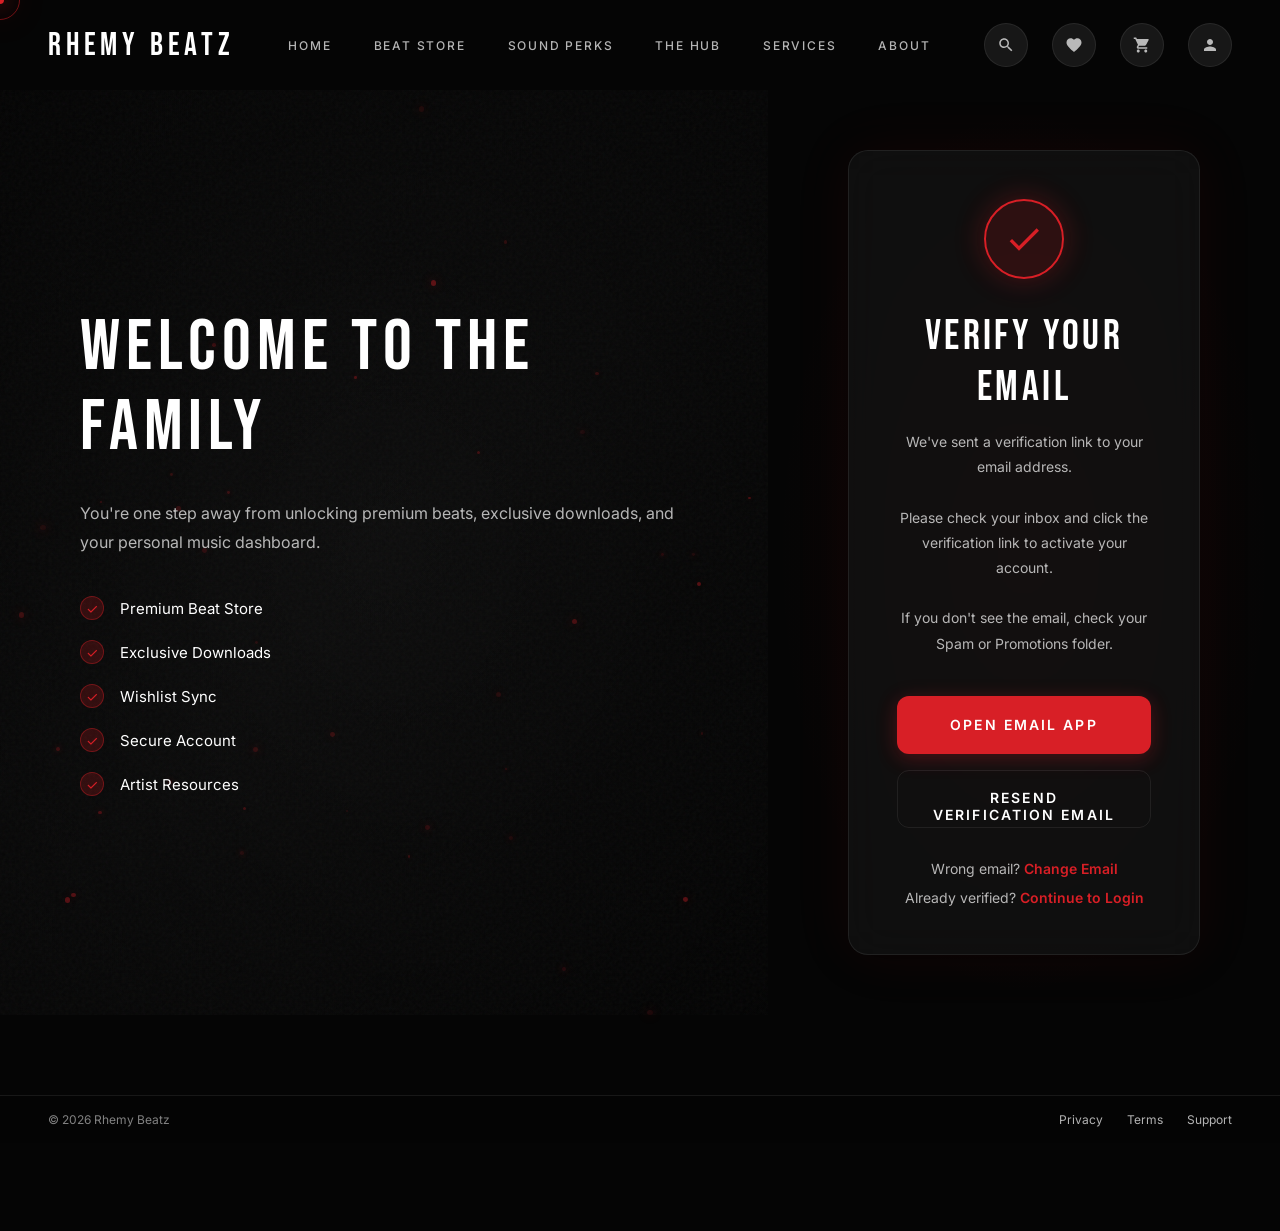
<file: verify-email.html>
<!DOCTYPE html>
<html lang="en">
<head>
  <meta charset="UTF-8" />
  <meta name="viewport" content="width=device-width, initial-scale=1.0" />
  <title>Verify Email | RHEMY BEATZ</title>
  <meta name="description" content="Verify your email address to activate your RHEMY BEATZ account and unlock premium beats and exclusive downloads." />
  <link rel="stylesheet" href="styles.css" />
  <style>
    /* ─── VERIFY EMAIL PAGE STYLES ───────────────────── */
    .verify-page {
      min-height: 100vh;
      display: flex;
      background: var(--bg);
      position: relative;
      padding-top: 90px;
      padding-bottom: 80px;
    }

    /* ─── LEFT PANEL - CINEMATIC BRANDING (60%) ───── */
    .verify-brand {
      flex: 0 0 60%;
      position: relative;
      display: flex;
      flex-direction: column;
      justify-content: center;
      padding: 80px 80px;
      background: linear-gradient(135deg, #0a0a0a 0%, #151515 50%, #0a0a0a 100%);
    }

    .verify-brand-bg {
      position: absolute;
      inset: 0;
      background: 
        linear-gradient(135deg, #0a0a0a 0%, #151515 50%, #0a0a0a 100%),
        radial-gradient(ellipse 70% 50% at 30% 40%, rgba(216,31,38,0.15) 0%, transparent 50%),
        radial-gradient(ellipse 60% 40% at 70% 60%, rgba(216,31,38,0.08) 0%, transparent 50%);
      animation: ambientGlow 8s ease-in-out infinite alternate;
    }

    @keyframes ambientGlow {
      0% { opacity: 0.6; transform: scale(1); }
      100% { opacity: 1; transform: scale(1.1); }
    }

    .verify-brand-overlay {
      position: absolute;
      inset: 0;
      background: linear-gradient(to right, rgba(5,5,5,0.4) 0%, rgba(5,5,5,0.7) 100%);
    }

    .verify-brand-vignette {
      position: absolute;
      inset: 0;
      background: radial-gradient(ellipse 70% 70% at 50% 50%, transparent 0%, rgba(0,0,0,0.6) 100%);
      pointer-events: none;
    }

    .verify-brand-noise {
      position: absolute;
      inset: 0;
      opacity: 0.04;
      background-image: url("data:image/svg+xml,%3Csvg viewBox='0 0 256 256' xmlns='http://www.w3.org/2000/svg'%3E%3Cfilter id='noise'%3E%3CfeTurbulence type='fractalNoise' baseFrequency='0.9' numOctaves='4' stitchTiles='stitch'/%3E%3C/filter%3E%3Crect width='100%25' height='100%25' filter='url(%23noise)'/%3E%3C/svg%3E");
      pointer-events: none;
    }

    .verify-brand-particles {
      position: absolute;
      inset: 0;
      pointer-events: none;
    }

    .verify-brand-content {
      position: relative;
      z-index: 2;
      max-width: 600px;
    }

    .verify-brand-headline {
      font-family: 'Bebas Neue', 'Anton', sans-serif;
      font-size: clamp(48px, 6vw, 72px);
      font-weight: 400;
      letter-spacing: 0.08em;
      text-transform: uppercase;
      color: var(--text);
      line-height: 1.1;
      margin-bottom: 32px;
      animation: fadeInLeft 1s ease both;
    }

    @keyframes fadeInLeft {
      from { opacity: 0; transform: translateX(-40px); }
      to { opacity: 1; transform: translateX(0); }
    }

    .verify-brand-subheading {
      font-size: 16px;
      line-height: 1.8;
      color: var(--text-muted);
      margin-bottom: 40px;
      animation: fadeInLeft 1s ease 0.15s both;
    }

    .verify-features {
      display: flex;
      flex-direction: column;
      gap: 20px;
      animation: fadeInLeft 1s ease 0.3s both;
    }

    .verify-feature {
      display: flex;
      align-items: center;
      gap: 16px;
      font-size: 15px;
      color: var(--text);
    }

    .verify-feature-check {
      width: 24px;
      height: 24px;
      border-radius: 50%;
      background: rgba(216,31,38,0.2);
      border: 1px solid rgba(216,31,38,0.4);
      display: flex;
      align-items: center;
      justify-content: center;
      font-size: 14px;
      flex-shrink: 0;
      color: var(--accent);
    }

    /* ─── RIGHT PANEL - FORM (40%) ─────────────────── */
    .verify-form-side {
      flex: 0 0 40%;
      display: flex;
      align-items: center;
      justify-content: center;
      padding: 60px 80px;
      position: relative;
      background: var(--bg);
    }

    .verify-form-side::before {
      content: '';
      position: absolute;
      inset: 0;
      background: radial-gradient(ellipse 70% 70% at 50% 50%, rgba(216,31,38,0.05) 0%, transparent 70%);
      pointer-events: none;
    }

    .verify-card {
      width: 100%;
      max-width: 540px;
      background: rgba(23, 23, 23, 0.6);
      backdrop-filter: blur(20px);
      border: 1px solid var(--border);
      border-radius: 20px;
      padding: 48px;
      position: relative;
      overflow: hidden;
      animation: slideUp 0.8s ease 0.2s both;
      box-shadow: 
        0 8px 32px rgba(0, 0, 0, 0.3),
        0 0 60px rgba(216, 31, 38, 0.08);
    }

    @keyframes slideUp {
      from { opacity: 0; transform: translateY(40px); }
      to { opacity: 1; transform: translateY(0); }
    }

    .verify-card-content {
      text-align: center;
      position: relative;
      z-index: 2;
    }

    /* ─── SUCCESS ICON ─────────────────────────────── */
    .verify-icon {
      width: 80px;
      height: 80px;
      margin: 0 auto 32px;
      background: rgba(216,31,38,0.15);
      border: 2px solid var(--accent);
      border-radius: 50%;
      display: flex;
      align-items: center;
      justify-content: center;
      animation: scaleIn 0.6s cubic-bezier(0.4, 0, 0.2, 1) both;
      box-shadow: 0 0 30px rgba(216,31,38,0.3);
    }

    @keyframes scaleIn {
      from { opacity: 0; transform: scale(0.5); }
      to { opacity: 1; transform: scale(1); }
    }

    .verify-icon svg {
      width: 40px;
      height: 40px;
      fill: var(--accent);
      animation: checkmark 0.6s ease 0.3s both;
    }

    @keyframes checkmark {
      from { opacity: 0; transform: scale(0) rotate(-45deg); }
      to { opacity: 1; transform: scale(1) rotate(0deg); }
    }

    /* ─── HEADING & SUBHEADING ─────────────────────── */
    .verify-title {
      font-family: 'Bebas Neue', 'Anton', sans-serif;
      font-size: 42px;
      font-weight: 400;
      letter-spacing: 0.08em;
      text-transform: uppercase;
      color: var(--text);
      margin-bottom: 16px;
    }

    .verify-subtitle {
      font-size: 14px;
      color: var(--text-muted);
      line-height: 1.8;
      margin-bottom: 40px;
    }

    /* ─── ACTION BUTTONS ──────────────────────────── */
    .verify-actions {
      display: flex;
      flex-direction: column;
      gap: 16px;
      margin-bottom: 32px;
    }

    .verify-btn-primary {
      width: 100%;
      padding: 18px 32px;
      height: 58px;
      background: var(--accent);
      color: #fff;
      border: none;
      border-radius: 12px;
      font-size: 14px;
      font-weight: 600;
      letter-spacing: 0.15em;
      text-transform: uppercase;
      cursor: pointer;
      transition: all 0.3s cubic-bezier(0.4, 0, 0.2, 1);
      position: relative;
      overflow: hidden;
      font-family: 'Inter', 'Manrope', sans-serif;
      box-shadow: 0 4px 20px rgba(216,31,38,0.3);
    }

    .verify-btn-primary::before {
      content: '';
      position: absolute;
      inset: 0;
      background: linear-gradient(180deg, transparent 0%, rgba(0,0,0,0.2) 100%);
      opacity: 0;
      transition: opacity 0.3s ease;
    }

    .verify-btn-primary:hover {
      background: var(--accent-hover);
      transform: translateY(-4px) scale(1.02);
      box-shadow: 0 12px 40px rgba(216,31,38,0.5);
    }

    .verify-btn-primary:hover::before {
      opacity: 1;
    }

    .verify-btn-primary:active {
      transform: translateY(-2px) scale(0.98);
      box-shadow: 0 6px 20px rgba(216,31,38,0.4);
    }

    .verify-btn-secondary {
      width: 100%;
      padding: 18px 32px;
      height: 58px;
      background: transparent;
      color: var(--text);
      border: 1px solid var(--border);
      border-radius: 12px;
      font-size: 14px;
      font-weight: 600;
      letter-spacing: 0.15em;
      text-transform: uppercase;
      cursor: pointer;
      transition: all 0.3s cubic-bezier(0.4, 0, 0.2, 1);
      position: relative;
      overflow: hidden;
      font-family: 'Inter', 'Manrope', sans-serif;
    }

    .verify-btn-secondary:hover {
      border-color: var(--accent);
      background: rgba(216,31,38,0.05);
      transform: translateY(-2px);
      box-shadow: 0 8px 24px rgba(0,0,0,0.2);
    }

    .verify-btn-secondary:disabled {
      opacity: 0.5;
      cursor: not-allowed;
      transform: none;
    }

    /* ─── RESEND SUCCESS MESSAGE ──────────────────── */
    .verify-resend-success {
      display: none;
      padding: 16px;
      background: rgba(216,31,38,0.1);
      border: 1px solid var(--accent);
      border-radius: 12px;
      text-align: center;
      margin-bottom: 24px;
      animation: fadeIn 0.5s ease;
    }

    .verify-resend-success.show {
      display: block;
    }

    @keyframes fadeIn {
      from { opacity: 0; transform: translateY(-10px); }
      to { opacity: 1; transform: translateY(0); }
    }

    .verify-resend-success-text {
      font-size: 13px;
      color: var(--text);
    }

    /* ─── BOTTOM LINKS ─────────────────────────────── */
    .verify-links {
      display: flex;
      flex-direction: column;
      gap: 12px;
      font-size: 14px;
      color: var(--text-muted);
    }

    .verify-link {
      color: var(--accent);
      font-weight: 600;
      transition: all 0.3s ease;
    }

    .verify-link:hover {
      color: var(--accent-hover);
      text-decoration: underline;
    }

    /* ─── NAVIGATION OVERRIDES ─────────────────────── */
    .verify-page #nav {
      background: rgba(5,5,5,0.85);
      backdrop-filter: blur(24px);
      border-bottom: 1px solid var(--border);
      box-shadow: 0 4px 30px rgba(0,0,0,0.3);
    }

    /* ─── SMALL FOOTER ────────────────────────────── */
    .verify-footer {
      background: rgba(5,5,5,0.9);
      backdrop-filter: blur(20px);
      border-top: 1px solid var(--border);
      padding: 16px 48px;
      display: flex;
      align-items: center;
      justify-content: space-between;
      font-size: 12px;
      color: var(--text-dim);
    }

    .verify-footer-links {
      display: flex;
      gap: 24px;
    }

    .verify-footer-links a {
      color: var(--text-muted);
      transition: color 0.3s ease;
    }

    .verify-footer-links a:hover {
      color: var(--accent);
    }

    /* ─── RESPONSIVE DESIGN ───────────────────────── */
    @media (max-width: 1200px) {
      .verify-brand {
        flex: 0 0 55%;
        padding: 60px 60px;
      }

      .verify-form-side {
        flex: 0 0 45%;
        padding: 50px 60px;
      }
    }

    @media (max-width: 1024px) {
      .verify-brand {
        flex: 0 0 55%;
        padding: 50px 40px;
      }

      .verify-form-side {
        flex: 0 0 45%;
        padding: 40px 40px;
      }

      .verify-card {
        padding: 40px;
      }
    }

    @media (max-width: 768px) {
      .verify-page {
        flex-direction: column;
        padding-top: 90px;
        padding-bottom: 60px;
      }

      .verify-brand {
        flex: 1;
        min-height: 350px;
        padding: 40px 24px;
        order: 1;
      }

      .verify-brand-content {
        max-width: 100%;
      }

      .verify-brand-headline {
        font-size: 36px;
        margin-bottom: 24px;
      }

      .verify-brand-subheading {
        font-size: 14px;
        margin-bottom: 32px;
      }

      .verify-features {
        gap: 12px;
      }

      .verify-feature {
        font-size: 13px;
      }

      .verify-form-side {
        flex: 1;
        padding: 32px 24px;
        order: 2;
      }

      .verify-card {
        padding: 32px 24px;
        border-radius: 16px;
      }

      .verify-title {
        font-size: 32px;
      }

      .verify-footer {
        padding: 12px 24px;
        flex-direction: column;
        gap: 8px;
        text-align: center;
      }

      .verify-footer-links {
        justify-content: center;
      }
    }

    @media (max-width: 480px) {
      .verify-brand {
        min-height: 280px;
        padding: 32px 20px;
      }

      .verify-brand-headline {
        font-size: 28px;
        margin-bottom: 16px;
      }

      .verify-brand-subheading {
        font-size: 13px;
        margin-bottom: 24px;
      }

      .verify-form-side {
        padding: 24px 20px;
      }

      .verify-card {
        padding: 28px 20px;
      }

      .verify-title {
        font-size: 28px;
      }

      .verify-btn-primary,
      .verify-btn-secondary {
        height: 54px;
        font-size: 13px;
      }

      .verify-footer {
        padding: 10px 20px;
      }
    }

    /* ─── PAGE FADE IN ─────────────────────────────── */
    .verify-page {
      animation: pageFadeIn 0.6s ease both;
    }

    @keyframes pageFadeIn {
      from { opacity: 0; }
      to { opacity: 1; }
    }

    /* ─── HIDE PLAYER ON VERIFY EMAIL PAGE ─────────── */
    .verify-page #player {
      display: none;
    }

    .verify-page body {
      padding-bottom: 0;
    }

    /* ─── ACCESSIBILITY ───────────────────────────── */
    .verify-btn-primary:focus-visible,
    .verify-btn-secondary:focus-visible {
      outline: 2px solid var(--accent);
      outline-offset: 2px;
    }
  </style>
</head>
<body>

<!-- ═══════════════════════════════════════════ CUSTOM CURSOR ══ -->
<div class="cursor" id="cursor"></div>
<div class="cursor-ring" id="cursor-ring"></div>

<!-- ═══════════════════════════════════════════ NAV ══ -->
<nav id="nav">
  <a href="index.html" class="nav-logo">RHEMY BEATZ</a>
  <div class="nav-links">
    <a href="index.html#hero">Home</a>
    <a href="index.html#beats">Beat Store</a>
    <a href="index.html#sound-perks">Sound Perks</a>
    <a href="hub.html">The Hub</a>
    <a href="index.html#services">Services</a>
    <a href="index.html#about">About</a>
  </div>
  <div class="nav-actions">
    <button class="nav-action-btn" title="Search">
      <svg viewBox="0 0 24 24"><path d="M15.5 14h-.79l-.28-.27C15.41 12.59 16 11.11 16 9.5 16 5.91 13.09 3 9.5 3S3 5.91 3 9.5 5.91 16 9.5 16c1.61 0 3.09-.59 4.23-1.57l.27.28v.79l5 4.99L20.49 19l-4.99-5zm-6 0C7.01 14 5 11.99 5 9.5S7.01 5 9.5 5 14 7.01 14 9.5 11.99 14 9.5 14z"/></svg>
    </button>
    <button class="nav-action-btn" title="Wishlist">
      <svg viewBox="0 0 24 24"><path d="M12 21.35l-1.45-1.32C5.4 15.36 2 12.28 2 8.5 2 5.42 4.42 3 7.5 3c1.74 0 3.41.81 4.5 2.09C13.09 3.81 14.76 3 16.5 3 19.58 3 22 5.42 22 8.5c0 3.78-3.4 6.86-8.55 11.54L12 21.35z"/></svg>
    </button>
    <button class="nav-action-btn" title="Cart">
      <svg viewBox="0 0 24 24"><path d="M7 18c-1.1 0-1.99.9-1.99 2S5.9 22 7 22s2-.9 2-2-.9-2-2-2zM1 2v2h2l3.6 7.59-1.35 2.45c-.16.28-.25.61-.25.96 0 1.1.9 2 2 2h12v-2H7.42c-.14 0-.25-.11-.25-.25l.03-.12.9-1.63h7.45c.75 0 1.41-.41 1.75-1.03l3.58-6.49c.08-.14.12-.31.12-.48 0-.55-.45-1-1-1H5.21l-.94-2H1zm16 16c-1.1 0-1.99.9-1.99 2s.89 2 1.99 2 2-.9 2-2-.9-2-2-2z"/></svg>
    </button>
    <a href="signup.html" class="nav-action-btn" title="Profile">
      <svg viewBox="0 0 24 24"><path d="M12 12c2.21 0 4-1.79 4-4s-1.79-4-4-4-4 1.79-4 4 1.79 4 4 4zm0 2c-2.67 0-8 1.34-8 4v2h16v-2c0-2.66-5.33-4-8-4z"/></svg>
    </a>
    <button class="mobile-menu-btn" id="mobile-menu-btn" aria-label="Open menu" aria-expanded="false">
      <span class="hamburger-line"></span>
      <span class="hamburger-line"></span>
      <span class="hamburger-line"></span>
    </button>
  </div>
</nav>

<!-- ═══════════════════════════════════════════ MOBILE MENU ══ -->
<div class="mobile-menu" id="mobile-menu" aria-hidden="true">
  <div class="mobile-menu-overlay" id="mobile-menu-overlay"></div>
  <div class="mobile-menu-panel">
    <div class="mobile-menu-header">
      <div class="mobile-menu-logo">RHEMY BEATZ</div>
      <button class="mobile-menu-close" id="mobile-menu-close" aria-label="Close menu">
        <span class="hamburger-line"></span>
        <span class="hamburger-line"></span>
      </button>
    </div>
    <div class="mobile-menu-content">
      <nav class="mobile-menu-nav">
        <a href="index.html#hero" class="mobile-menu-link" data-delay="0">Home</a>
        <a href="index.html#beats" class="mobile-menu-link" data-delay="50">Beat Store</a>
        <a href="index.html#sound-perks" class="mobile-menu-link" data-delay="100">Sound Perks</a>
        <a href="hub.html" class="mobile-menu-link" data-delay="150">The Hub</a>
        <a href="index.html#services" class="mobile-menu-link" data-delay="200">Services</a>
        <a href="index.html#about" class="mobile-menu-link" data-delay="250">About</a>
      </nav>
      <div class="mobile-menu-divider"></div>
      <div class="mobile-menu-actions">
        <a href="#" class="mobile-menu-action" data-delay="300">
          <svg viewBox="0 0 24 24"><path d="M15.5 14h-.79l-.28-.27C15.41 12.59 16 11.11 16 9.5 16 5.91 13.09 3 9.5 3S3 5.91 3 9.5 5.91 16 9.5 16c1.61 0 3.09-.59 4.23-1.57l.27.28v.79l5 4.99L20.49 19l-4.99-5zm-6 0C7.01 14 5 11.99 5 9.5S7.01 5 9.5 5 14 7.01 14 9.5 11.99 14 9.5 14z"/></svg>
          Search
        </a>
        <a href="#" class="mobile-menu-action" data-delay="350">
          <svg viewBox="0 0 24 24"><path d="M12 21.35l-1.45-1.32C5.4 15.36 2 12.28 2 8.5 2 5.42 4.42 3 7.5 3c1.74 0 3.41.81 4.5 2.09C13.09 3.81 14.76 3 16.5 3 19.58 3 22 5.42 22 8.5c0 3.78-3.4 6.86-8.55 11.54L12 21.35z"/></svg>
          Wishlist
        </a>
        <a href="#" class="mobile-menu-action" data-delay="400">
          <svg viewBox="0 0 24 24"><path d="M7 18c-1.1 0-1.99.9-1.99 2S5.9 22 7 22s2-.9 2-2-.9-2-2-2zM1 2v2h2l3.6 7.59-1.35 2.45c-.16.28-.25.61-.25.96 0 1.1.9 2 2 2h12v-2H7.42c-.14 0-.25-.11-.25-.25l.03-.12.9-1.63h7.45c.75 0 1.41-.41 1.75-1.03l3.58-6.49c.08-.14.12-.31.12-.48 0-.55-.45-1-1-1H5.21l-.94-2H1zm16 16c-1.1 0-1.99.9-1.99 2s.89 2 1.99 2 2-.9 2-2-.9-2-2-2z"/></svg>
          Cart
        </a>
        <a href="signup.html" class="mobile-menu-action" data-delay="500">
          <svg viewBox="0 0 24 24"><path d="M12 12c2.21 0 4-1.79 4-4s-1.79-4-4-4-4 1.79-4 4 1.79 4 4 4zm0 2c-2.67 0-8 1.34-8 4v2h16v-2c0-2.66-5.33-4-8-4z"/></svg>
          Profile
        </a>
      </div>
    </div>
  </div>
</div>

<!-- ═══════════════════════════════════════════ VERIFY EMAIL PAGE ══ -->
<div class="verify-page">
  
  <!-- LEFT PANEL - CINEMATIC BRANDING (60%) -->
  <div class="verify-brand">
    <div class="verify-brand-bg"></div>
    <div class="verify-brand-overlay"></div>
    <div class="verify-brand-vignette"></div>
    <div class="verify-brand-noise"></div>
    <div class="verify-brand-particles" id="verify-brand-particles"></div>
    
    <div class="verify-brand-content">
      <h1 class="verify-brand-headline">WELCOME TO THE<br>FAMILY</h1>
      <p class="verify-brand-subheading">You're one step away from unlocking premium beats, exclusive downloads, and your personal music dashboard.</p>
      
      <div class="verify-features">
        <div class="verify-feature">
          <div class="verify-feature-check">✓</div>
          <span>Premium Beat Store</span>
        </div>
        <div class="verify-feature">
          <div class="verify-feature-check">✓</div>
          <span>Exclusive Downloads</span>
        </div>
        <div class="verify-feature">
          <div class="verify-feature-check">✓</div>
          <span>Wishlist Sync</span>
        </div>
        <div class="verify-feature">
          <div class="verify-feature-check">✓</div>
          <span>Secure Account</span>
        </div>
        <div class="verify-feature">
          <div class="verify-feature-check">✓</div>
          <span>Artist Resources</span>
        </div>
      </div>
    </div>
  </div>

  <!-- RIGHT PANEL - FORM (40%) -->
  <div class="verify-form-side">
    <div class="verify-card">
      <div class="verify-card-content">
        <!-- Success Icon -->
        <div class="verify-icon">
          <svg viewBox="0 0 24 24"><path d="M9 16.17L4.83 12l-1.42 1.41L9 19 21 7l-1.41-1.41z"/></svg>
        </div>

        <!-- Heading & Subheading -->
        <h2 class="verify-title">Verify Your Email</h2>
        <p class="verify-subtitle">
          We've sent a verification link to your email address.<br><br>
          Please check your inbox and click the verification link to activate your account.<br><br>
          If you don't see the email, check your Spam or Promotions folder.
        </p>

        <!-- Resend Success Message -->
        <div class="verify-resend-success" id="verify-resend-success">
          <p class="verify-resend-success-text">A new verification email has been sent.</p>
        </div>

        <!-- Action Buttons -->
        <div class="verify-actions">
          <button type="button" class="verify-btn-primary" id="open-email-btn">
            Open Email App
          </button>
          <button type="button" class="verify-btn-secondary" id="resend-btn">
            Resend Verification Email
          </button>
        </div>

        <!-- Bottom Links -->
        <div class="verify-links">
          <p>Wrong email? <a href="signup.html" class="verify-link">Change Email</a></p>
          <p>Already verified? <a href="login.html" class="verify-link">Continue to Login</a></p>
        </div>
      </div>
    </div>
  </div>
</div>

<!-- ═══════════════════════════════════════════ SMALL FOOTER ══ -->
<footer class="verify-footer">
  <p>&copy; 2026 Rhemy Beatz</p>
  <div class="verify-footer-links">
    <a href="#">Privacy</a>
    <a href="#">Terms</a>
    <a href="#">Support</a>
  </div>
</footer>

<script src="script.js"></script>
<script>
// ─── OPEN EMAIL APP (UI ONLY) ───────────────────────
document.getElementById('open-email-btn').addEventListener('click', function() {
  // UI only - no actual email app integration
  console.log('Open Email App clicked (UI only)');
  alert('Email app integration ready for Phase 2 backend implementation.');
});

// ─── RESEND VERIFICATION EMAIL WITH COOLDOWN ───────
const resendBtn = document.getElementById('resend-btn');
const resendSuccess = document.getElementById('verify-resend-success');
let cooldownActive = false;

resendBtn.addEventListener('click', function() {
  if (cooldownActive) return;

  // UI only - no backend logic
  console.log('Resend verification email clicked (UI only)');
  
  // Show success message
  resendSuccess.classList.add('show');
  
  // Disable button and start cooldown
  cooldownActive = true;
  resendBtn.disabled = true;
  let countdown = 60;
  
  const originalText = resendBtn.textContent;
  resendBtn.textContent = `Resend in ${countdown}s`;
  
  const countdownInterval = setInterval(() => {
    countdown--;
    resendBtn.textContent = `Resend in ${countdown}s`;
    
    if (countdown <= 0) {
      clearInterval(countdownInterval);
      cooldownActive = false;
      resendBtn.disabled = false;
      resendBtn.textContent = originalText;
      resendSuccess.classList.remove('show');
    }
  }, 1000);
});

// ─── PARTICLE EFFECT FOR BRAND SIDE ─────────────────
function createVerifyParticles() {
  const container = document.getElementById('verify-brand-particles');
  if (!container) return;

  for (let i = 0; i < 40; i++) {
    const particle = document.createElement('div');
    const size = Math.random() * 4 + 2;
    const duration = Math.random() * 15 + 10;
    const delay = Math.random() * 5;
    
    particle.style.cssText = `
      position: absolute;
      width: ${size}px;
      height: ${size}px;
      background: rgba(216, 31, 38, ${Math.random() * 0.3 + 0.1});
      border-radius: 50%;
      left: ${Math.random() * 100}%;
      top: ${Math.random() * 100}%;
      animation: particleFloat ${duration}s ease-in-out infinite;
      animation-delay: ${delay}s;
      box-shadow: 0 0 ${size * 2}px rgba(216, 31, 38, ${Math.random() * 0.2 + 0.1});
    `;
    container.appendChild(particle);
  }
}

// Add particle animation keyframes
const style = document.createElement('style');
style.textContent = `
  @keyframes particleFloat {
    0% { transform: translate(0, 0); opacity: 0.3; }
    25% { transform: translate(${Math.random() * 100 - 50}px, ${Math.random() * -100}px); opacity: 0.6; }
    50% { transform: translate(${Math.random() * 100 - 50}px, ${Math.random() * -200}px); opacity: 0.3; }
    75% { transform: translate(${Math.random() * 100 - 50}px, ${Math.random() * -300}px); opacity: 0.5; }
    100% { transform: translate(${Math.random() * 100 - 50}px, ${Math.random() * -400}px); opacity: 0; }
  }
`;
document.head.appendChild(style);

createVerifyParticles();
</script>

</body>
</html>
</file>
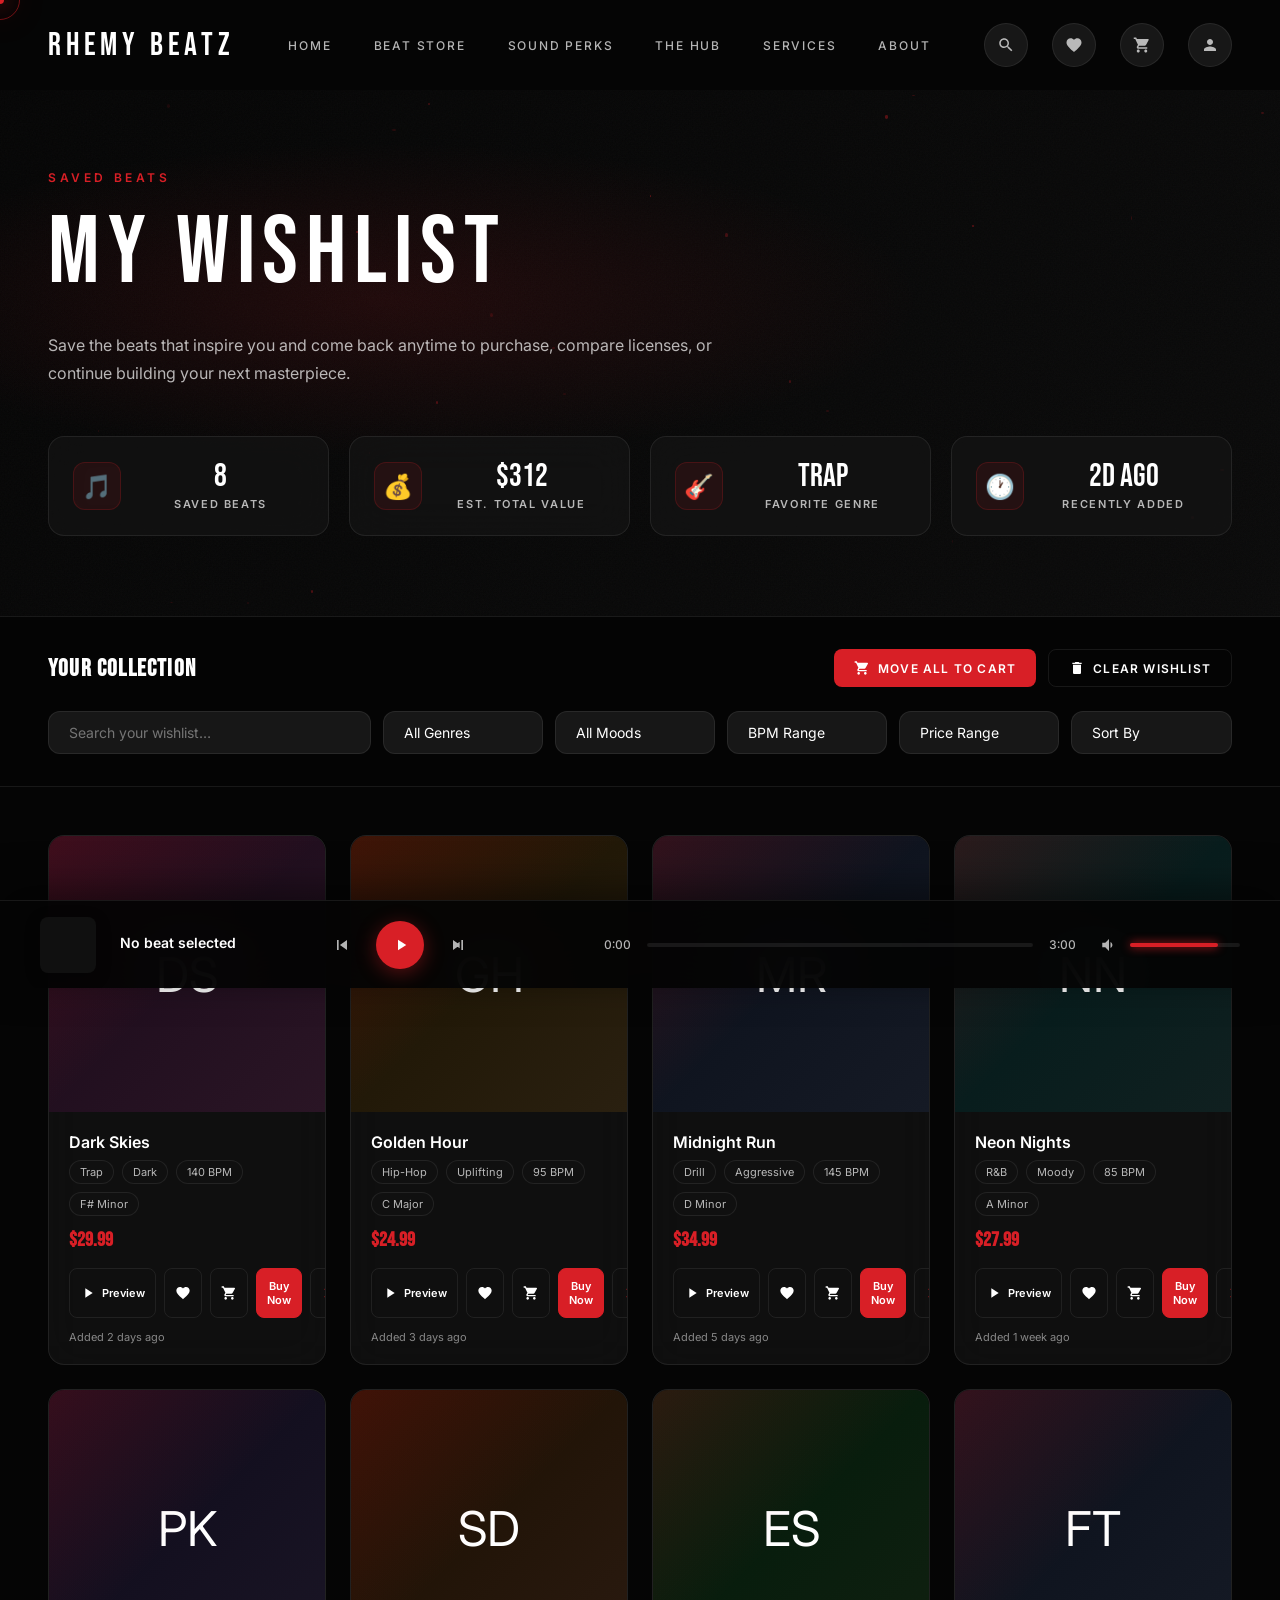
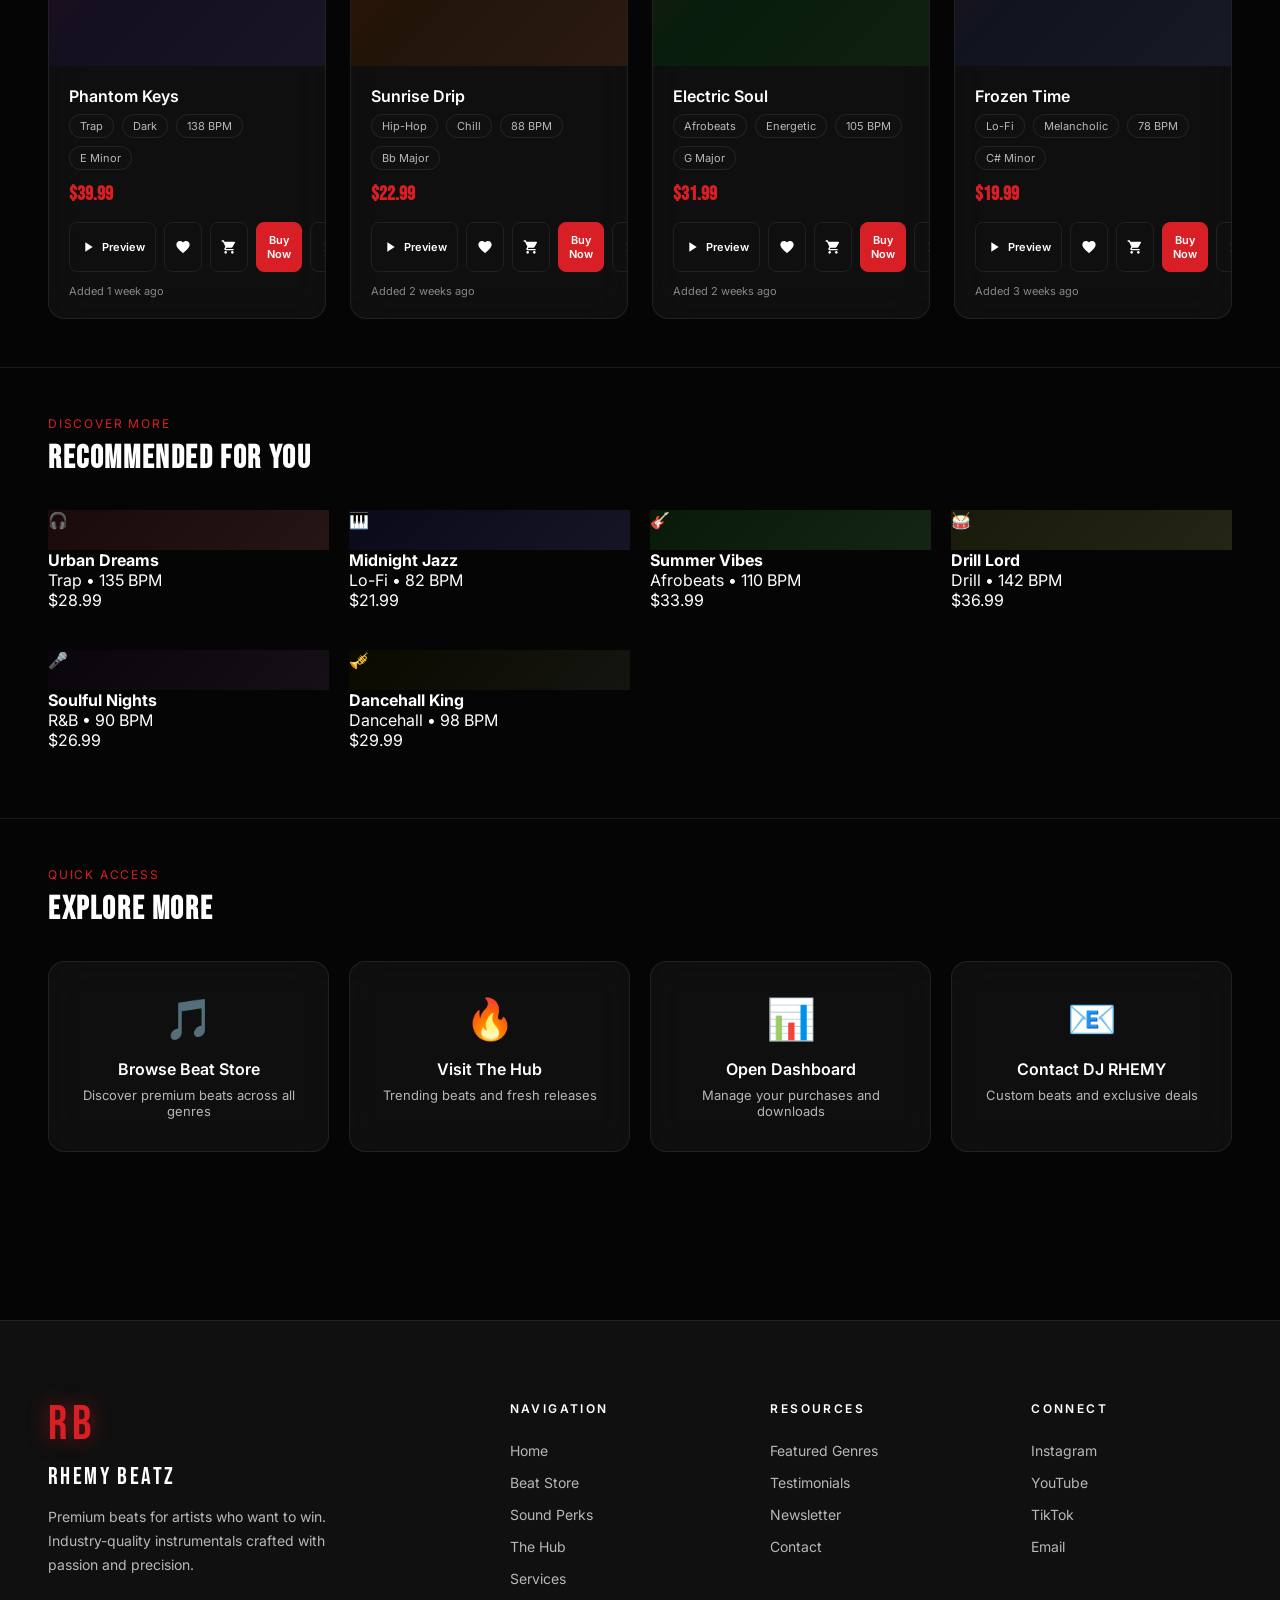
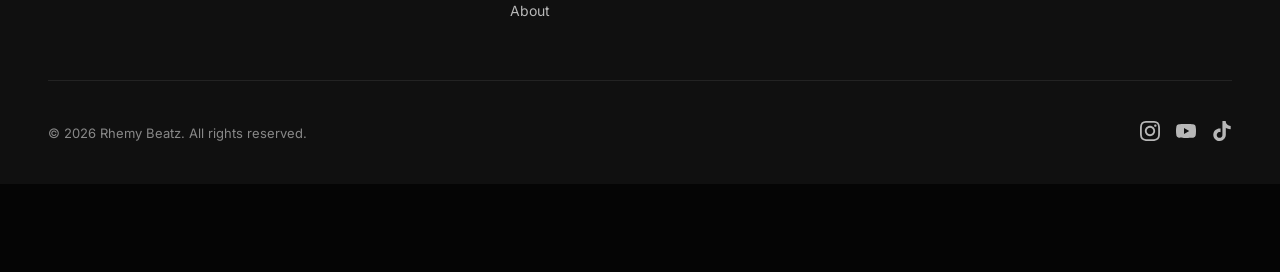
<file: wishlist.html>
<!DOCTYPE html>
<html lang="en">
<head>
  <meta charset="UTF-8" />
  <meta name="viewport" content="width=device-width, initial-scale=1.0" />
  <title>My Wishlist | RHEMY BEATZ</title>
  <meta name="description" content="Your personal wishlist for RHEMY BEATZ. Save beats that inspire you and come back anytime to purchase." />
  <link rel="stylesheet" href="styles.css" />
  <style>
    /* ─── WISHLIST PAGE STYLES ───────────────────────── */
    .wishlist-page {
      min-height: 100vh;
      background: var(--bg);
      padding-top: 90px;
      padding-bottom: 120px;
    }

    /* ─── HERO SECTION ─────────────────────────────── */
    .wishlist-hero {
      position: relative;
      padding: 80px 48px;
      background: linear-gradient(135deg, rgba(5,5,5,0.95) 0%, rgba(10,10,10,0.98) 100%);
      border-bottom: 1px solid var(--border);
      overflow: hidden;
    }

    .wishlist-hero::before {
      content: '';
      position: absolute;
      inset: 0;
      background: radial-gradient(ellipse 70% 50% at 30% 40%, rgba(216,31,38,0.12) 0%, transparent 60%);
      pointer-events: none;
    }

    .wishlist-hero-noise {
      position: absolute;
      inset: 0;
      opacity: 0.03;
      background-image: url("data:image/svg+xml,%3Csvg viewBox='0 0 400 400' xmlns='http://www.w3.org/2000/svg'%3E%3Cfilter id='noiseFilter'%3E%3CfeTurbulence type='fractalNoise' baseFrequency='0.9' numOctaves='4' stitchTiles='stitch'/%3E%3C/filter%3E%3Crect width='100%25' height='100%25' filter='url(%23noiseFilter)'/%3E%3C/svg%3E");
      pointer-events: none;
    }

    .wishlist-hero-particles {
      position: absolute;
      inset: 0;
      pointer-events: none;
    }

    .wishlist-hero-content {
      position: relative;
      z-index: 2;
      max-width: 1400px;
      margin: 0 auto;
    }

    .wishlist-hero-label {
      font-size: 12px;
      font-weight: 600;
      letter-spacing: 0.3em;
      text-transform: uppercase;
      color: var(--accent);
      margin-bottom: 16px;
    }

    .wishlist-hero-title {
      font-family: 'Bebas Neue', 'Anton', sans-serif;
      font-size: clamp(56px, 8vw, 96px);
      font-weight: 400;
      letter-spacing: 0.08em;
      text-transform: uppercase;
      color: var(--text);
      line-height: 1.1;
      margin-bottom: 24px;
    }

    .wishlist-hero-subtitle {
      font-size: 16px;
      line-height: 1.8;
      color: var(--text-muted);
      max-width: 700px;
    }

    /* ─── STATS CARDS ──────────────────────────────── */
    .wishlist-stats {
      display: grid;
      grid-template-columns: repeat(4, 1fr);
      gap: 20px;
      margin-top: 48px;
    }

    .stat-card {
      background: rgba(23, 23, 23, 0.6);
      backdrop-filter: blur(20px);
      border: 1px solid var(--border);
      border-radius: 16px;
      padding: 24px;
      display: flex;
      align-items: center;
      gap: 16px;
      transition: all 0.3s ease;
      animation: statFadeIn 0.6s ease both;
    }

    .stat-card:nth-child(1) { animation-delay: 0.1s; }
    .stat-card:nth-child(2) { animation-delay: 0.2s; }
    .stat-card:nth-child(3) { animation-delay: 0.3s; }
    .stat-card:nth-child(4) { animation-delay: 0.4s; }

    @keyframes statFadeIn {
      from { opacity: 0; transform: translateY(20px); }
      to { opacity: 1; transform: translateY(0); }
    }

    .stat-card:hover {
      transform: translateY(-4px);
      border-color: rgba(216,31,38,0.3);
      box-shadow: 0 8px 32px rgba(216,31,38,0.15);
    }

    .stat-icon {
      width: 48px;
      height: 48px;
      border-radius: 12px;
      background: rgba(216,31,38,0.1);
      border: 1px solid rgba(216,31,38,0.2);
      display: flex;
      align-items: center;
      justify-content: center;
      font-size: 24px;
      flex-shrink: 0;
    }

    .stat-info {
      flex: 1;
    }

    .stat-number {
      font-family: 'Bebas Neue', 'Anton', sans-serif;
      font-size: 32px;
      font-weight: 400;
      color: var(--text);
      line-height: 1;
      margin-bottom: 4px;
    }

    .stat-label {
      font-size: 12px;
      color: var(--text-muted);
      text-transform: uppercase;
      letter-spacing: 0.1em;
    }

    /* ─── SEARCH & FILTERS SECTION ──────────────────── */
    .wishlist-filters-section {
      padding: 32px 48px;
      border-bottom: 1px solid var(--border);
      background: rgba(5,5,5,0.5);
    }

    .wishlist-filters-header {
      display: flex;
      justify-content: space-between;
      align-items: center;
      margin-bottom: 24px;
    }

    .wishlist-filters-title {
      font-family: 'Bebas Neue', 'Anton', sans-serif;
      font-size: 24px;
      color: var(--text);
      letter-spacing: 0.05em;
    }

    .bulk-actions {
      display: flex;
      gap: 12px;
    }

    .bulk-btn {
      padding: 10px 20px;
      border-radius: 8px;
      font-size: 12px;
      font-weight: 600;
      letter-spacing: 0.1em;
      text-transform: uppercase;
      cursor: pointer;
      transition: all 0.3s ease;
      display: flex;
      align-items: center;
      gap: 8px;
    }

    .bulk-btn.primary {
      background: var(--accent);
      border: none;
      color: #fff;
    }

    .bulk-btn.primary:hover {
      background: var(--accent-hover);
      transform: translateY(-2px);
      box-shadow: 0 8px 24px rgba(216,31,38,0.4);
    }

    .bulk-btn.secondary {
      background: transparent;
      border: 1px solid var(--border);
      color: var(--text);
    }

    .bulk-btn.secondary:hover {
      border-color: var(--accent);
      background: rgba(216,31,38,0.1);
    }

    .wishlist-filters {
      display: flex;
      gap: 12px;
      flex-wrap: wrap;
    }

    .filter-input {
      flex: 1;
      min-width: 200px;
      padding: 12px 20px;
      border-radius: 12px;
      border: 1px solid var(--border);
      background: var(--bg-card);
      color: var(--text);
      font-size: 14px;
      outline: none;
      transition: all 0.3s ease;
    }

    .filter-input:focus {
      border-color: var(--accent);
      box-shadow: 0 0 20px rgba(216,31,38,0.2);
    }

    .filter-select {
      padding: 12px 20px;
      border-radius: 12px;
      border: 1px solid var(--border);
      background: var(--bg-card);
      color: var(--text);
      font-size: 14px;
      outline: none;
      cursor: pointer;
      transition: all 0.3s ease;
    }

    .filter-select:focus {
      border-color: var(--accent);
    }

    /* ─── WISHLIST GRID ─────────────────────────────── */
    .wishlist-section {
      padding: 48px;
      max-width: 1400px;
      margin: 0 auto;
    }

    .wishlist-grid {
      display: grid;
      grid-template-columns: repeat(4, 1fr);
      gap: 24px;
    }

    .wishlist-card {
      background: rgba(23, 23, 23, 0.6);
      backdrop-filter: blur(20px);
      border: 1px solid var(--border);
      border-radius: 16px;
      overflow: hidden;
      transition: all 0.3s ease;
      animation: cardFadeIn 0.5s ease both;
    }

    @keyframes cardFadeIn {
      from { opacity: 0; transform: translateY(20px); }
      to { opacity: 1; transform: translateY(0); }
    }

    .wishlist-card:hover {
      transform: translateY(-8px);
      border-color: rgba(216,31,38,0.3);
      box-shadow: 0 12px 40px rgba(216,31,38,0.2);
    }

    .wishlist-card-art {
      width: 100%;
      aspect-ratio: 1;
      background: linear-gradient(135deg, #0a0a1a 0%, #151525 100%);
      display: flex;
      align-items: center;
      justify-content: center;
      font-size: 48px;
      position: relative;
      cursor: pointer;
    }

    .wishlist-card-art::before {
      content: '';
      position: absolute;
      inset: 0;
      background: linear-gradient(135deg, rgba(216,31,38,0.2) 0%, transparent 50%);
    }

    .wishlist-card-overlay {
      position: absolute;
      inset: 0;
      background: rgba(0,0,0,0.6);
      display: flex;
      align-items: center;
      justify-content: center;
      opacity: 0;
      transition: opacity 0.3s ease;
    }

    .wishlist-card:hover .wishlist-card-overlay {
      opacity: 1;
    }

    .wishlist-card-play {
      width: 56px;
      height: 56px;
      border-radius: 50%;
      background: var(--accent);
      border: none;
      display: flex;
      align-items: center;
      justify-content: center;
      cursor: pointer;
      transition: all 0.3s ease;
    }

    .wishlist-card-play:hover {
      transform: scale(1.1);
      background: var(--accent-hover);
    }

    .wishlist-card-play svg {
      width: 24px;
      height: 24px;
      fill: #fff;
    }

    .wishlist-card-body {
      padding: 20px;
    }

    .wishlist-card-title {
      font-size: 16px;
      font-weight: 600;
      color: var(--text);
      margin-bottom: 8px;
      cursor: pointer;
      transition: color 0.3s ease;
    }

    .wishlist-card-title:hover {
      color: var(--accent);
    }

    .wishlist-card-meta {
      display: flex;
      flex-wrap: wrap;
      gap: 8px;
      margin-bottom: 12px;
    }

    .wishlist-card-tag {
      padding: 4px 10px;
      background: var(--bg-secondary);
      border: 1px solid var(--border);
      border-radius: 12px;
      font-size: 11px;
      color: var(--text-muted);
    }

    .wishlist-card-price {
      font-size: 20px;
      font-weight: 700;
      color: var(--accent);
      font-family: 'Bebas Neue', 'Anton', sans-serif;
      margin-bottom: 16px;
    }

    .wishlist-card-actions {
      display: flex;
      gap: 8px;
    }

    .wishlist-card-btn {
      flex: 1;
      padding: 10px;
      border: 1px solid var(--border);
      border-radius: 8px;
      background: transparent;
      color: var(--text);
      font-size: 11px;
      font-weight: 600;
      cursor: pointer;
      transition: all 0.3s ease;
      display: flex;
      align-items: center;
      justify-content: center;
      gap: 6px;
    }

    .wishlist-card-btn:hover {
      border-color: var(--accent);
      background: rgba(216,31,38,0.1);
    }

    .wishlist-card-btn.primary {
      background: var(--accent);
      border-color: var(--accent);
      color: #fff;
    }

    .wishlist-card-btn.primary:hover {
      background: var(--accent-hover);
    }

    .wishlist-card-btn.danger {
      color: var(--accent);
    }

    .wishlist-card-btn.danger:hover {
      background: rgba(216,31,38,0.1);
    }

    .wishlist-card-btn svg {
      width: 16px;
      height: 16px;
      fill: currentColor;
    }

    .wishlist-card-date {
      font-size: 11px;
      color: var(--text-dim);
      margin-top: 12px;
    }

    /* ─── EMPTY STATE ───────────────────────────────── */
    .wishlist-empty {
      text-align: center;
      padding: 80px 48px;
      display: none;
    }

    .wishlist-empty.show {
      display: block;
    }

    .empty-illustration {
      font-size: 120px;
      margin-bottom: 32px;
      opacity: 0.5;
    }

    .empty-title {
      font-family: 'Bebas Neue', 'Anton', sans-serif;
      font-size: 48px;
      color: var(--text);
      margin-bottom: 16px;
    }

    .empty-subtitle {
      font-size: 16px;
      color: var(--text-muted);
      max-width: 500px;
      margin: 0 auto 32px;
    }

    .empty-actions {
      display: flex;
      gap: 16px;
      justify-content: center;
    }

    /* ─── RECOMMENDED SECTION ───────────────────────── */
    .recommended-section {
      padding: 48px;
      max-width: 1400px;
      margin: 0 auto;
      border-top: 1px solid var(--border);
    }

    .recommended-header {
      margin-bottom: 32px;
    }

    .recommended-label {
      font-size: 12px;
      color: var(--accent);
      text-transform: uppercase;
      letter-spacing: 0.15em;
      margin-bottom: 8px;
    }

    .recommended-title {
      font-family: 'Bebas Neue', 'Anton', sans-serif;
      font-size: 32px;
      color: var(--text);
      letter-spacing: 0.05em;
    }

    .recommended-grid {
      display: grid;
      grid-template-columns: repeat(6, 1fr);
      gap: 20px;
    }

    /* ─── QUICK ACTIONS ─────────────────────────────── */
    .quick-actions-section {
      padding: 48px;
      max-width: 1400px;
      margin: 0 auto;
      border-top: 1px solid var(--border);
    }

    .quick-actions-grid {
      display: grid;
      grid-template-columns: repeat(4, 1fr);
      gap: 20px;
    }

    .quick-action-card {
      background: rgba(23, 23, 23, 0.6);
      backdrop-filter: blur(20px);
      border: 1px solid var(--border);
      border-radius: 16px;
      padding: 32px;
      text-align: center;
      transition: all 0.3s ease;
      cursor: pointer;
    }

    .quick-action-card:hover {
      transform: translateY(-8px);
      border-color: rgba(216,31,38,0.3);
      box-shadow: 0 12px 40px rgba(216,31,38,0.2);
    }

    .quick-action-icon {
      font-size: 40px;
      margin-bottom: 16px;
    }

    .quick-action-title {
      font-size: 16px;
      font-weight: 600;
      color: var(--text);
      margin-bottom: 8px;
    }

    .quick-action-desc {
      font-size: 13px;
      color: var(--text-muted);
    }

    /* ─── CLEAR MODAL ───────────────────────────────── */
    .modal-overlay {
      position: fixed;
      inset: 0;
      background: rgba(0,0,0,0.8);
      backdrop-filter: blur(8px);
      z-index: 3000;
      display: none;
      align-items: center;
      justify-content: center;
      opacity: 0;
      transition: opacity 0.3s ease;
    }

    .modal-overlay.show {
      display: flex;
      opacity: 1;
    }

    .modal {
      background: rgba(23, 23, 23, 0.95);
      backdrop-filter: blur(20px);
      border: 1px solid var(--border);
      border-radius: 20px;
      padding: 40px;
      max-width: 480px;
      width: 90%;
      transform: scale(0.9);
      transition: transform 0.3s ease;
    }

    .modal-overlay.show .modal {
      transform: scale(1);
    }

    .modal-icon {
      font-size: 48px;
      margin-bottom: 16px;
    }

    .modal-title {
      font-family: 'Bebas Neue', 'Anton', sans-serif;
      font-size: 28px;
      color: var(--text);
      margin-bottom: 12px;
    }

    .modal-text {
      font-size: 14px;
      color: var(--text-muted);
      line-height: 1.6;
      margin-bottom: 24px;
    }

    .modal-actions {
      display: flex;
      gap: 12px;
    }

    .modal-btn {
      flex: 1;
      padding: 14px 24px;
      border-radius: 12px;
      font-size: 14px;
      font-weight: 600;
      cursor: pointer;
      transition: all 0.3s ease;
    }

    .modal-btn.primary {
      background: var(--accent);
      border: none;
      color: #fff;
    }

    .modal-btn.primary:hover {
      background: var(--accent-hover);
    }

    .modal-btn.secondary {
      background: transparent;
      border: 1px solid var(--border);
      color: var(--text);
    }

    .modal-btn.secondary:hover {
      border-color: var(--accent);
      background: rgba(216,31,38,0.1);
    }

    /* ─── RESPONSIVE DESIGN ───────────────────────── */
    @media (max-width: 1440px) {
      .recommended-grid {
        grid-template-columns: repeat(4, 1fr);
      }
    }

    @media (max-width: 1200px) {
      .wishlist-stats {
        grid-template-columns: repeat(2, 1fr);
      }

      .wishlist-grid {
        grid-template-columns: repeat(3, 1fr);
      }

      .recommended-grid {
        grid-template-columns: repeat(3, 1fr);
      }

      .quick-actions-grid {
        grid-template-columns: repeat(2, 1fr);
      }
    }

    @media (max-width: 1024px) {
      .wishlist-hero {
        padding: 60px 32px;
      }

      .wishlist-filters-section {
        padding: 24px 32px;
      }

      .wishlist-section {
        padding: 32px;
      }

      .wishlist-grid {
        grid-template-columns: repeat(2, 1fr);
      }

      .recommended-grid {
        grid-template-columns: repeat(2, 1fr);
      }
    }

    @media (max-width: 768px) {
      .wishlist-hero {
        padding: 40px 24px;
      }

      .wishlist-filters-section {
        padding: 20px 24px;
      }

      .wishlist-filters-header {
        flex-direction: column;
        align-items: flex-start;
        gap: 16px;
      }

      .bulk-actions {
        width: 100%;
      }

      .bulk-btn {
        flex: 1;
        justify-content: center;
      }

      .wishlist-filters {
        flex-direction: column;
      }

      .filter-input,
      .filter-select {
        width: 100%;
      }

      .wishlist-section {
        padding: 24px;
      }

      .wishlist-grid {
        grid-template-columns: 1fr;
      }

      .recommended-section {
        padding: 24px;
      }

      .recommended-grid {
        grid-template-columns: repeat(2, 1fr);
      }

      .quick-actions-section {
        padding: 24px;
      }

      .quick-actions-grid {
        grid-template-columns: 1fr;
      }

      .wishlist-stats {
        grid-template-columns: repeat(2, 1fr);
        gap: 12px;
      }

      .stat-card {
        padding: 16px;
      }

      .stat-icon {
        width: 40px;
        height: 40px;
        font-size: 20px;
      }

      .stat-number {
        font-size: 24px;
      }
    }

    @media (max-width: 480px) {
      .wishlist-hero {
        padding: 32px 16px;
      }

      .wishlist-hero-title {
        font-size: 36px;
      }

      .wishlist-filters-section {
        padding: 16px;
      }

      .wishlist-section,
      .recommended-section,
      .quick-actions-section {
        padding: 20px 16px;
      }

      .recommended-grid {
        grid-template-columns: 1fr;
      }

      .empty-actions {
        flex-direction: column;
      }

      .empty-actions .btn {
        width: 100%;
      }
    }

    /* ─── ACCESSIBILITY ───────────────────────────── */
    .stat-card:focus-visible,
    .bulk-btn:focus-visible,
    .filter-input:focus-visible,
    .filter-select:focus-visible,
    .wishlist-card:focus-visible,
    .wishlist-card-btn:focus-visible,
    .quick-action-card:focus-visible,
    .modal-btn:focus-visible {
      outline: 2px solid var(--accent);
      outline-offset: 2px;
    }
  </style>
</head>
<body>

<!-- ═══════════════════════════════════════════ CUSTOM CURSOR ══ -->
<div class="cursor" id="cursor"></div>
<div class="cursor-ring" id="cursor-ring"></div>

<!-- ═══════════════════════════════════════════ NAV ══ -->
<nav id="nav">
  <a href="index.html" class="nav-logo">RHEMY BEATZ</a>
  <div class="nav-links">
    <a href="index.html#hero">Home</a>
    <a href="index.html#beats">Beat Store</a>
    <a href="index.html#sound-perks">Sound Perks</a>
    <a href="hub.html">The Hub</a>
    <a href="index.html#services">Services</a>
    <a href="index.html#about">About</a>
  </div>
  <div class="nav-actions">
    <button class="nav-action-btn" title="Search">
      <svg viewBox="0 0 24 24"><path d="M15.5 14h-.79l-.28-.27C15.41 12.59 16 11.11 16 9.5 16 5.91 13.09 3 9.5 3S3 5.91 3 9.5 5.91 16 9.5 16c1.61 0 3.09-.59 4.23-1.57l.27.28v.79l5 4.99L20.49 19l-4.99-5zm-6 0C7.01 14 5 11.99 5 9.5S7.01 5 9.5 5 14 7.01 14 9.5 11.99 14 9.5 14z"/></svg>
    </button>
    <button class="nav-action-btn" title="Wishlist" onclick="window.location.href='wishlist.html'">
      <svg viewBox="0 0 24 24"><path d="M12 21.35l-1.45-1.32C5.4 15.36 2 12.28 2 8.5 2 5.42 4.42 3 7.5 3c1.74 0 3.41.81 4.5 2.09C13.09 3.81 14.76 3 16.5 3 19.58 3 22 5.42 22 8.5c0 3.78-3.4 6.86-8.55 11.54L12 21.35z"/></svg>
    </button>
    <button class="nav-action-btn" title="Cart">
      <svg viewBox="0 0 24 24"><path d="M7 18c-1.1 0-1.99.9-1.99 2S5.9 22 7 22s2-.9 2-2-.9-2-2-2zM1 2v2h2l3.6 7.59-1.35 2.45c-.16.28-.25.61-.25.96 0 1.1.9 2 2 2h12v-2H7.42c-.14 0-.25-.11-.25-.25l.03-.12.9-1.63h7.45c.75 0 1.41-.41 1.75-1.03l3.58-6.49c.08-.14.12-.31.12-.48 0-.55-.45-1-1-1H5.21l-.94-2H1zm16 16c-1.1 0-1.99.9-1.99 2s.89 2 1.99 2 2-.9 2-2-.9-2-2-2z"/></svg>
    </button>
    <a href="signup.html" class="nav-action-btn" title="Profile">
      <svg viewBox="0 0 24 24"><path d="M12 12c2.21 0 4-1.79 4-4s-1.79-4-4-4-4 1.79-4 4 1.79 4 4 4zm0 2c-2.67 0-8 1.34-8 4v2h16v-2c0-2.66-5.33-4-8-4z"/></svg>
    </a>
    <button class="mobile-menu-btn" id="mobile-menu-btn" aria-label="Open menu" aria-expanded="false">
      <span class="hamburger-line"></span>
      <span class="hamburger-line"></span>
      <span class="hamburger-line"></span>
    </button>
  </div>
</nav>

<!-- ═══════════════════════════════════════════ MOBILE MENU ══ -->
<div class="mobile-menu" id="mobile-menu" aria-hidden="true">
  <div class="mobile-menu-overlay" id="mobile-menu-overlay"></div>
  <div class="mobile-menu-panel">
    <div class="mobile-menu-header">
      <div class="mobile-menu-logo">RHEMY BEATZ</div>
      <button class="mobile-menu-close" id="mobile-menu-close" aria-label="Close menu">
        <span class="hamburger-line"></span>
        <span class="hamburger-line"></span>
      </button>
    </div>
    <div class="mobile-menu-content">
      <nav class="mobile-menu-nav">
        <a href="index.html#hero" class="mobile-menu-link" data-delay="0">Home</a>
        <a href="index.html#beats" class="mobile-menu-link" data-delay="50">Beat Store</a>
        <a href="index.html#sound-perks" class="mobile-menu-link" data-delay="100">Sound Perks</a>
        <a href="hub.html" class="mobile-menu-link" data-delay="150">The Hub</a>
        <a href="index.html#services" class="mobile-menu-link" data-delay="200">Services</a>
        <a href="index.html#about" class="mobile-menu-link" data-delay="250">About</a>
      </nav>
      <div class="mobile-menu-divider"></div>
      <div class="mobile-menu-actions">
        <a href="#" class="mobile-menu-action" data-delay="300">
          <svg viewBox="0 0 24 24"><path d="M15.5 14h-.79l-.28-.27C15.41 12.59 16 11.11 16 9.5 16 5.91 13.09 3 9.5 3S3 5.91 3 9.5 5.91 16 9.5 16c1.61 0 3.09-.59 4.23-1.57l.27.28v.79l5 4.99L20.49 19l-4.99-5zm-6 0C7.01 14 5 11.99 5 9.5S7.01 5 9.5 5 14 7.01 14 9.5 11.99 14 9.5 14z"/></svg>
          Search
        </a>
        <a href="wishlist.html" class="mobile-menu-action" data-delay="350">
          <svg viewBox="0 0 24 24"><path d="M12 21.35l-1.45-1.32C5.4 15.36 2 12.28 2 8.5 2 5.42 4.42 3 7.5 3c1.74 0 3.41.81 4.5 2.09C13.09 3.81 14.76 3 16.5 3 19.58 3 22 5.42 22 8.5c0 3.78-3.4 6.86-8.55 11.54L12 21.35z"/></svg>
          Wishlist
        </a>
        <a href="#" class="mobile-menu-action" data-delay="400">
          <svg viewBox="0 0 24 24"><path d="M7 18c-1.1 0-1.99.9-1.99 2S5.9 22 7 22s2-.9 2-2-.9-2-2-2zM1 2v2h2l3.6 7.59-1.35 2.45c-.16.28-.25.61-.25.96 0 1.1.9 2 2 2h12v-2H7.42c-.14 0-.25-.11-.25-.25l.03-.12.9-1.63h7.45c.75 0 1.41-.41 1.75-1.03l3.58-6.49c.08-.14.12-.31.12-.48 0-.55-.45-1-1-1H5.21l-.94-2H1zm16 16c-1.1 0-1.99.9-1.99 2s.89 2 1.99 2 2-.9 2-2-.9-2-2-2z"/></svg>
          Cart
        </a>
        <a href="signup.html" class="mobile-menu-action" data-delay="500">
          <svg viewBox="0 0 24 24"><path d="M12 12c2.21 0 4-1.79 4-4s-1.79-4-4-4-4 1.79-4 4 1.79 4 4 4zm0 2c-2.67 0-8 1.34-8 4v2h16v-2c0-2.66-5.33-4-8-4z"/></svg>
          Profile
        </a>
      </div>
    </div>
  </div>
</div>

<!-- ═══════════════════════════════════════════ WISHLIST PAGE ══ -->
<div class="wishlist-page">
  
  <!-- HERO SECTION -->
  <div class="wishlist-hero">
    <div class="wishlist-hero-noise"></div>
    <div class="wishlist-hero-particles" id="wishlist-particles"></div>
    <div class="wishlist-hero-content">
      <div class="wishlist-hero-label">Saved Beats</div>
      <h1 class="wishlist-hero-title">MY WISHLIST</h1>
      <p class="wishlist-hero-subtitle">Save the beats that inspire you and come back anytime to purchase, compare licenses, or continue building your next masterpiece.</p>
      
      <!-- STATS CARDS -->
      <div class="wishlist-stats">
        <div class="stat-card">
          <div class="stat-icon">🎵</div>
          <div class="stat-info">
            <div class="stat-number">8</div>
            <div class="stat-label">Saved Beats</div>
          </div>
        </div>
        <div class="stat-card">
          <div class="stat-icon">💰</div>
          <div class="stat-info">
            <div class="stat-number">$312</div>
            <div class="stat-label">Est. Total Value</div>
          </div>
        </div>
        <div class="stat-card">
          <div class="stat-icon">🎸</div>
          <div class="stat-info">
            <div class="stat-number">Trap</div>
            <div class="stat-label">Favorite Genre</div>
          </div>
        </div>
        <div class="stat-card">
          <div class="stat-icon">🕐</div>
          <div class="stat-info">
            <div class="stat-number">2d ago</div>
            <div class="stat-label">Recently Added</div>
          </div>
        </div>
      </div>
    </div>
  </div>

  <!-- SEARCH & FILTERS -->
  <div class="wishlist-filters-section">
    <div class="wishlist-filters-header">
      <h2 class="wishlist-filters-title">Your Collection</h2>
      <div class="bulk-actions">
        <button class="bulk-btn primary" onclick="moveAllToCart()">
          <svg width="16" height="16" viewBox="0 0 24 24" fill="currentColor"><path d="M7 18c-1.1 0-1.99.9-1.99 2S5.9 22 7 22s2-.9 2-2-.9-2-2-2zM1 2v2h2l3.6 7.59-1.35 2.45c-.16.28-.25.61-.25.96 0 1.1.9 2 2 2h12v-2H7.42c-.14 0-.25-.11-.25-.25l.03-.12.9-1.63h7.45c.75 0 1.41-.41 1.75-1.03l3.58-6.49c.08-.14.12-.31.12-.48 0-.55-.45-1-1-1H5.21l-.94-2H1zm16 16c-1.1 0-1.99.9-1.99 2s.89 2 1.99 2 2-.9 2-2-.9-2-2-2z"/></svg>
          Move All To Cart
        </button>
        <button class="bulk-btn secondary" onclick="showClearModal()">
          <svg width="16" height="16" viewBox="0 0 24 24" fill="currentColor"><path d="M6 19c0 1.1.9 2 2 2h8c1.1 0 2-.9 2-2V7H6v12zM19 4h-3.5l-1-1h-5l-1 1H5v2h14V4z"/></svg>
          Clear Wishlist
        </button>
      </div>
    </div>
    
    <div class="wishlist-filters">
      <input type="search" class="filter-input" placeholder="Search your wishlist…" />
      <select class="filter-select">
        <option value="">All Genres</option>
        <option value="Trap">Trap</option>
        <option value="Hip-Hop">Hip-Hop</option>
        <option value="Drill">Drill</option>
        <option value="R&B">R&B</option>
        <option value="Afrobeats">Afrobeats</option>
        <option value="Lo-Fi">Lo-Fi</option>
      </select>
      <select class="filter-select">
        <option value="">All Moods</option>
        <option value="Dark">Dark</option>
        <option value="Uplifting">Uplifting</option>
        <option value="Aggressive">Aggressive</option>
        <option value="Moody">Moody</option>
        <option value="Chill">Chill</option>
        <option value="Energetic">Energetic</option>
        <option value="Melancholic">Melancholic</option>
      </select>
      <select class="filter-select">
        <option value="">BPM Range</option>
        <option value="slow">Slow (60-90)</option>
        <option value="mid">Mid (90-120)</option>
        <option value="fast">Fast (120+)</option>
      </select>
      <select class="filter-select">
        <option value="">Price Range</option>
        <option value="low">Under $30</option>
        <option value="mid">$30-$50</option>
        <option value="high">$50+</option>
      </select>
      <select class="filter-select">
        <option value="">Sort By</option>
        <option value="newest">Newest First</option>
        <option value="oldest">Oldest First</option>
        <option value="alpha">Alphabetical</option>
        <option value="price-low">Price: Low to High</option>
        <option value="price-high">Price: High to Low</option>
        <option value="favorites">Favorites</option>
      </select>
    </div>
  </div>

  <!-- WISHLIST GRID -->
  <div class="wishlist-section">
    <div class="wishlist-grid" id="wishlist-grid">
      <!-- Beat Card 1 -->
      <div class="wishlist-card" data-id="1">
        <div class="wishlist-card-art" style="background: linear-gradient(135deg, #1a0a1a 0%, #2a1525 100%)" onclick="window.location.href='beat-details.html?id=1'">
          <span>DS</span>
          <div class="wishlist-card-overlay">
            <button class="wishlist-card-play">
              <svg viewBox="0 0 24 24"><path d="M8 5v14l11-7z"/></svg>
            </button>
          </div>
        </div>
        <div class="wishlist-card-body">
          <h3 class="wishlist-card-title" onclick="window.location.href='beat-details.html?id=1'">Dark Skies</h3>
          <div class="wishlist-card-meta">
            <span class="wishlist-card-tag">Trap</span>
            <span class="wishlist-card-tag">Dark</span>
            <span class="wishlist-card-tag">140 BPM</span>
            <span class="wishlist-card-tag">F# Minor</span>
          </div>
          <div class="wishlist-card-price">$29.99</div>
          <div class="wishlist-card-actions">
            <button class="wishlist-card-btn" title="Preview">
              <svg viewBox="0 0 24 24"><path d="M8 5v14l11-7z"/></svg>
              Preview
            </button>
            <button class="wishlist-card-btn" title="Saved">
              <svg viewBox="0 0 24 24"><path d="M12 21.35l-1.45-1.32C5.4 15.36 2 12.28 2 8.5 2 5.42 4.42 3 7.5 3c1.74 0 3.41.81 4.5 2.09C13.09 3.81 14.76 3 16.5 3 19.58 3 22 5.42 22 8.5c0 3.78-3.4 6.86-8.55 11.54L12 21.35z"/></svg>
            </button>
            <button class="wishlist-card-btn" title="Add to Cart">
              <svg viewBox="0 0 24 24"><path d="M7 18c-1.1 0-1.99.9-1.99 2S5.9 22 7 22s2-.9 2-2-.9-2-2-2zM1 2v2h2l3.6 7.59-1.35 2.45c-.16.28-.25.61-.25.96 0 1.1.9 2 2 2h12v-2H7.42c-.14 0-.25-.11-.25-.25l.03-.12.9-1.63h7.45c.75 0 1.41-.41 1.75-1.03l3.58-6.49c.08-.14.12-.31.12-.48 0-.55-.45-1-1-1H5.21l-.94-2H1zm16 16c-1.1 0-1.99.9-1.99 2s.89 2 1.99 2 2-.9 2-2-.9-2-2-2z"/></svg>
            </button>
            <button class="wishlist-card-btn primary" title="Buy Now">
              Buy Now
            </button>
            <button class="wishlist-card-btn danger" title="Remove" onclick="removeFromWishlist(this)">
              <svg viewBox="0 0 24 24"><path d="M19 6.41L17.59 5 12 10.59 6.41 5 5 6.41 10.59 12 5 17.59 6.41 19 12 13.41 17.59 19 19 17.59 13.41 12z"/></svg>
            </button>
          </div>
          <div class="wishlist-card-date">Added 2 days ago</div>
        </div>
      </div>

      <!-- Beat Card 2 -->
      <div class="wishlist-card" data-id="2">
        <div class="wishlist-card-art" style="background: linear-gradient(135deg, #1a1200 0%, #2a2010 100%)" onclick="window.location.href='beat-details.html?id=2'">
          <span>GH</span>
          <div class="wishlist-card-overlay">
            <button class="wishlist-card-play">
              <svg viewBox="0 0 24 24"><path d="M8 5v14l11-7z"/></svg>
            </button>
          </div>
        </div>
        <div class="wishlist-card-body">
          <h3 class="wishlist-card-title" onclick="window.location.href='beat-details.html?id=2'">Golden Hour</h3>
          <div class="wishlist-card-meta">
            <span class="wishlist-card-tag">Hip-Hop</span>
            <span class="wishlist-card-tag">Uplifting</span>
            <span class="wishlist-card-tag">95 BPM</span>
            <span class="wishlist-card-tag">C Major</span>
          </div>
          <div class="wishlist-card-price">$24.99</div>
          <div class="wishlist-card-actions">
            <button class="wishlist-card-btn" title="Preview">
              <svg viewBox="0 0 24 24"><path d="M8 5v14l11-7z"/></svg>
              Preview
            </button>
            <button class="wishlist-card-btn" title="Saved">
              <svg viewBox="0 0 24 24"><path d="M12 21.35l-1.45-1.32C5.4 15.36 2 12.28 2 8.5 2 5.42 4.42 3 7.5 3c1.74 0 3.41.81 4.5 2.09C13.09 3.81 14.76 3 16.5 3 19.58 3 22 5.42 22 8.5c0 3.78-3.4 6.86-8.55 11.54L12 21.35z"/></svg>
            </button>
            <button class="wishlist-card-btn" title="Add to Cart">
              <svg viewBox="0 0 24 24"><path d="M7 18c-1.1 0-1.99.9-1.99 2S5.9 22 7 22s2-.9 2-2-.9-2-2-2zM1 2v2h2l3.6 7.59-1.35 2.45c-.16.28-.25.61-.25.96 0 1.1.9 2 2 2h12v-2H7.42c-.14 0-.25-.11-.25-.25l.03-.12.9-1.63h7.45c.75 0 1.41-.41 1.75-1.03l3.58-6.49c.08-.14.12-.31.12-.48 0-.55-.45-1-1-1H5.21l-.94-2H1zm16 16c-1.1 0-1.99.9-1.99 2s.89 2 1.99 2 2-.9 2-2-.9-2-2-2z"/></svg>
            </button>
            <button class="wishlist-card-btn primary" title="Buy Now">
              Buy Now
            </button>
            <button class="wishlist-card-btn danger" title="Remove" onclick="removeFromWishlist(this)">
              <svg viewBox="0 0 24 24"><path d="M19 6.41L17.59 5 12 10.59 6.41 5 5 6.41 10.59 12 5 17.59 6.41 19 12 13.41 17.59 19 19 17.59 13.41 12z"/></svg>
            </button>
          </div>
          <div class="wishlist-card-date">Added 3 days ago</div>
        </div>
      </div>

      <!-- Beat Card 3 -->
      <div class="wishlist-card" data-id="3">
        <div class="wishlist-card-art" style="background: linear-gradient(135deg, #0a0f1a 0%, #151a25 100%)" onclick="window.location.href='beat-details.html?id=3'">
          <span>MR</span>
          <div class="wishlist-card-overlay">
            <button class="wishlist-card-play">
              <svg viewBox="0 0 24 24"><path d="M8 5v14l11-7z"/></svg>
            </button>
          </div>
        </div>
        <div class="wishlist-card-body">
          <h3 class="wishlist-card-title" onclick="window.location.href='beat-details.html?id=3'">Midnight Run</h3>
          <div class="wishlist-card-meta">
            <span class="wishlist-card-tag">Drill</span>
            <span class="wishlist-card-tag">Aggressive</span>
            <span class="wishlist-card-tag">145 BPM</span>
            <span class="wishlist-card-tag">D Minor</span>
          </div>
          <div class="wishlist-card-price">$34.99</div>
          <div class="wishlist-card-actions">
            <button class="wishlist-card-btn" title="Preview">
              <svg viewBox="0 0 24 24"><path d="M8 5v14l11-7z"/></svg>
              Preview
            </button>
            <button class="wishlist-card-btn" title="Saved">
              <svg viewBox="0 0 24 24"><path d="M12 21.35l-1.45-1.32C5.4 15.36 2 12.28 2 8.5 2 5.42 4.42 3 7.5 3c1.74 0 3.41.81 4.5 2.09C13.09 3.81 14.76 3 16.5 3 19.58 3 22 5.42 22 8.5c0 3.78-3.4 6.86-8.55 11.54L12 21.35z"/></svg>
            </button>
            <button class="wishlist-card-btn" title="Add to Cart">
              <svg viewBox="0 0 24 24"><path d="M7 18c-1.1 0-1.99.9-1.99 2S5.9 22 7 22s2-.9 2-2-.9-2-2-2zM1 2v2h2l3.6 7.59-1.35 2.45c-.16.28-.25.61-.25.96 0 1.1.9 2 2 2h12v-2H7.42c-.14 0-.25-.11-.25-.25l.03-.12.9-1.63h7.45c.75 0 1.41-.41 1.75-1.03l3.58-6.49c.08-.14.12-.31.12-.48 0-.55-.45-1-1-1H5.21l-.94-2H1zm16 16c-1.1 0-1.99.9-1.99 2s.89 2 1.99 2 2-.9 2-2-.9-2-2-2z"/></svg>
            </button>
            <button class="wishlist-card-btn primary" title="Buy Now">
              Buy Now
            </button>
            <button class="wishlist-card-btn danger" title="Remove" onclick="removeFromWishlist(this)">
              <svg viewBox="0 0 24 24"><path d="M19 6.41L17.59 5 12 10.59 6.41 5 5 6.41 10.59 12 5 17.59 6.41 19 12 13.41 17.59 19 19 17.59 13.41 12z"/></svg>
            </button>
          </div>
          <div class="wishlist-card-date">Added 5 days ago</div>
        </div>
      </div>

      <!-- Beat Card 4 -->
      <div class="wishlist-card" data-id="4">
        <div class="wishlist-card-art" style="background: linear-gradient(135deg, #001a1a 0%, #102020 100%)" onclick="window.location.href='beat-details.html?id=4'">
          <span>NN</span>
          <div class="wishlist-card-overlay">
            <button class="wishlist-card-play">
              <svg viewBox="0 0 24 24"><path d="M8 5v14l11-7z"/></svg>
            </button>
          </div>
        </div>
        <div class="wishlist-card-body">
          <h3 class="wishlist-card-title" onclick="window.location.href='beat-details.html?id=4'">Neon Nights</h3>
          <div class="wishlist-card-meta">
            <span class="wishlist-card-tag">R&B</span>
            <span class="wishlist-card-tag">Moody</span>
            <span class="wishlist-card-tag">85 BPM</span>
            <span class="wishlist-card-tag">A Minor</span>
          </div>
          <div class="wishlist-card-price">$27.99</div>
          <div class="wishlist-card-actions">
            <button class="wishlist-card-btn" title="Preview">
              <svg viewBox="0 0 24 24"><path d="M8 5v14l11-7z"/></svg>
              Preview
            </button>
            <button class="wishlist-card-btn" title="Saved">
              <svg viewBox="0 0 24 24"><path d="M12 21.35l-1.45-1.32C5.4 15.36 2 12.28 2 8.5 2 5.42 4.42 3 7.5 3c1.74 0 3.41.81 4.5 2.09C13.09 3.81 14.76 3 16.5 3 19.58 3 22 5.42 22 8.5c0 3.78-3.4 6.86-8.55 11.54L12 21.35z"/></svg>
            </button>
            <button class="wishlist-card-btn" title="Add to Cart">
              <svg viewBox="0 0 24 24"><path d="M7 18c-1.1 0-1.99.9-1.99 2S5.9 22 7 22s2-.9 2-2-.9-2-2-2zM1 2v2h2l3.6 7.59-1.35 2.45c-.16.28-.25.61-.25.96 0 1.1.9 2 2 2h12v-2H7.42c-.14 0-.25-.11-.25-.25l.03-.12.9-1.63h7.45c.75 0 1.41-.41 1.75-1.03l3.58-6.49c.08-.14.12-.31.12-.48 0-.55-.45-1-1-1H5.21l-.94-2H1zm16 16c-1.1 0-1.99.9-1.99 2s.89 2 1.99 2 2-.9 2-2-.9-2-2-2z"/></svg>
            </button>
            <button class="wishlist-card-btn primary" title="Buy Now">
              Buy Now
            </button>
            <button class="wishlist-card-btn danger" title="Remove" onclick="removeFromWishlist(this)">
              <svg viewBox="0 0 24 24"><path d="M19 6.41L17.59 5 12 10.59 6.41 5 5 6.41 10.59 12 5 17.59 6.41 19 12 13.41 17.59 19 19 17.59 13.41 12z"/></svg>
            </button>
          </div>
          <div class="wishlist-card-date">Added 1 week ago</div>
        </div>
      </div>

      <!-- Beat Card 5 -->
      <div class="wishlist-card" data-id="5">
        <div class="wishlist-card-art" style="background: linear-gradient(135deg, #0d0a1a 0%, #1a1525 100%)" onclick="window.location.href='beat-details.html?id=5'">
          <span>PK</span>
          <div class="wishlist-card-overlay">
            <button class="wishlist-card-play">
              <svg viewBox="0 0 24 24"><path d="M8 5v14l11-7z"/></svg>
            </button>
          </div>
        </div>
        <div class="wishlist-card-body">
          <h3 class="wishlist-card-title" onclick="window.location.href='beat-details.html?id=5'">Phantom Keys</h3>
          <div class="wishlist-card-meta">
            <span class="wishlist-card-tag">Trap</span>
            <span class="wishlist-card-tag">Dark</span>
            <span class="wishlist-card-tag">138 BPM</span>
            <span class="wishlist-card-tag">E Minor</span>
          </div>
          <div class="wishlist-card-price">$39.99</div>
          <div class="wishlist-card-actions">
            <button class="wishlist-card-btn" title="Preview">
              <svg viewBox="0 0 24 24"><path d="M8 5v14l11-7z"/></svg>
              Preview
            </button>
            <button class="wishlist-card-btn" title="Saved">
              <svg viewBox="0 0 24 24"><path d="M12 21.35l-1.45-1.32C5.4 15.36 2 12.28 2 8.5 2 5.42 4.42 3 7.5 3c1.74 0 3.41.81 4.5 2.09C13.09 3.81 14.76 3 16.5 3 19.58 3 22 5.42 22 8.5c0 3.78-3.4 6.86-8.55 11.54L12 21.35z"/></svg>
            </button>
            <button class="wishlist-card-btn" title="Add to Cart">
              <svg viewBox="0 0 24 24"><path d="M7 18c-1.1 0-1.99.9-1.99 2S5.9 22 7 22s2-.9 2-2-.9-2-2-2zM1 2v2h2l3.6 7.59-1.35 2.45c-.16.28-.25.61-.25.96 0 1.1.9 2 2 2h12v-2H7.42c-.14 0-.25-.11-.25-.25l.03-.12.9-1.63h7.45c.75 0 1.41-.41 1.75-1.03l3.58-6.49c.08-.14.12-.31.12-.48 0-.55-.45-1-1-1H5.21l-.94-2H1zm16 16c-1.1 0-1.99.9-1.99 2s.89 2 1.99 2 2-.9 2-2-.9-2-2-2z"/></svg>
            </button>
            <button class="wishlist-card-btn primary" title="Buy Now">
              Buy Now
            </button>
            <button class="wishlist-card-btn danger" title="Remove" onclick="removeFromWishlist(this)">
              <svg viewBox="0 0 24 24"><path d="M19 6.41L17.59 5 12 10.59 6.41 5 5 6.41 10.59 12 5 17.59 6.41 19 12 13.41 17.59 19 19 17.59 13.41 12z"/></svg>
            </button>
          </div>
          <div class="wishlist-card-date">Added 1 week ago</div>
        </div>
      </div>

      <!-- Beat Card 6 -->
      <div class="wishlist-card" data-id="6">
        <div class="wishlist-card-art" style="background: linear-gradient(135deg, #1a0f00 0%, #2a1a10 100%)" onclick="window.location.href='beat-details.html?id=6'">
          <span>SD</span>
          <div class="wishlist-card-overlay">
            <button class="wishlist-card-play">
              <svg viewBox="0 0 24 24"><path d="M8 5v14l11-7z"/></svg>
            </button>
          </div>
        </div>
        <div class="wishlist-card-body">
          <h3 class="wishlist-card-title" onclick="window.location.href='beat-details.html?id=6'">Sunrise Drip</h3>
          <div class="wishlist-card-meta">
            <span class="wishlist-card-tag">Hip-Hop</span>
            <span class="wishlist-card-tag">Chill</span>
            <span class="wishlist-card-tag">88 BPM</span>
            <span class="wishlist-card-tag">Bb Major</span>
          </div>
          <div class="wishlist-card-price">$22.99</div>
          <div class="wishlist-card-actions">
            <button class="wishlist-card-btn" title="Preview">
              <svg viewBox="0 0 24 24"><path d="M8 5v14l11-7z"/></svg>
              Preview
            </button>
            <button class="wishlist-card-btn" title="Saved">
              <svg viewBox="0 0 24 24"><path d="M12 21.35l-1.45-1.32C5.4 15.36 2 12.28 2 8.5 2 5.42 4.42 3 7.5 3c1.74 0 3.41.81 4.5 2.09C13.09 3.81 14.76 3 16.5 3 19.58 3 22 5.42 22 8.5c0 3.78-3.4 6.86-8.55 11.54L12 21.35z"/></svg>
            </button>
            <button class="wishlist-card-btn" title="Add to Cart">
              <svg viewBox="0 0 24 24"><path d="M7 18c-1.1 0-1.99.9-1.99 2S5.9 22 7 22s2-.9 2-2-.9-2-2-2zM1 2v2h2l3.6 7.59-1.35 2.45c-.16.28-.25.61-.25.96 0 1.1.9 2 2 2h12v-2H7.42c-.14 0-.25-.11-.25-.25l.03-.12.9-1.63h7.45c.75 0 1.41-.41 1.75-1.03l3.58-6.49c.08-.14.12-.31.12-.48 0-.55-.45-1-1-1H5.21l-.94-2H1zm16 16c-1.1 0-1.99.9-1.99 2s.89 2 1.99 2 2-.9 2-2-.9-2-2-2z"/></svg>
            </button>
            <button class="wishlist-card-btn primary" title="Buy Now">
              Buy Now
            </button>
            <button class="wishlist-card-btn danger" title="Remove" onclick="removeFromWishlist(this)">
              <svg viewBox="0 0 24 24"><path d="M19 6.41L17.59 5 12 10.59 6.41 5 5 6.41 10.59 12 5 17.59 6.41 19 12 13.41 17.59 19 19 17.59 13.41 12z"/></svg>
            </button>
          </div>
          <div class="wishlist-card-date">Added 2 weeks ago</div>
        </div>
      </div>

      <!-- Beat Card 7 -->
      <div class="wishlist-card" data-id="7">
        <div class="wishlist-card-art" style="background: linear-gradient(135deg, #001a0a 0%, #102010 100%)" onclick="window.location.href='beat-details.html?id=7'">
          <span>ES</span>
          <div class="wishlist-card-overlay">
            <button class="wishlist-card-play">
              <svg viewBox="0 0 24 24"><path d="M8 5v14l11-7z"/></svg>
            </button>
          </div>
        </div>
        <div class="wishlist-card-body">
          <h3 class="wishlist-card-title" onclick="window.location.href='beat-details.html?id=7'">Electric Soul</h3>
          <div class="wishlist-card-meta">
            <span class="wishlist-card-tag">Afrobeats</span>
            <span class="wishlist-card-tag">Energetic</span>
            <span class="wishlist-card-tag">105 BPM</span>
            <span class="wishlist-card-tag">G Major</span>
          </div>
          <div class="wishlist-card-price">$31.99</div>
          <div class="wishlist-card-actions">
            <button class="wishlist-card-btn" title="Preview">
              <svg viewBox="0 0 24 24"><path d="M8 5v14l11-7z"/></svg>
              Preview
            </button>
            <button class="wishlist-card-btn" title="Saved">
              <svg viewBox="0 0 24 24"><path d="M12 21.35l-1.45-1.32C5.4 15.36 2 12.28 2 8.5 2 5.42 4.42 3 7.5 3c1.74 0 3.41.81 4.5 2.09C13.09 3.81 14.76 3 16.5 3 19.58 3 22 5.42 22 8.5c0 3.78-3.4 6.86-8.55 11.54L12 21.35z"/></svg>
            </button>
            <button class="wishlist-card-btn" title="Add to Cart">
              <svg viewBox="0 0 24 24"><path d="M7 18c-1.1 0-1.99.9-1.99 2S5.9 22 7 22s2-.9 2-2-.9-2-2-2zM1 2v2h2l3.6 7.59-1.35 2.45c-.16.28-.25.61-.25.96 0 1.1.9 2 2 2h12v-2H7.42c-.14 0-.25-.11-.25-.25l.03-.12.9-1.63h7.45c.75 0 1.41-.41 1.75-1.03l3.58-6.49c.08-.14.12-.31.12-.48 0-.55-.45-1-1-1H5.21l-.94-2H1zm16 16c-1.1 0-1.99.9-1.99 2s.89 2 1.99 2 2-.9 2-2-.9-2-2-2z"/></svg>
            </button>
            <button class="wishlist-card-btn primary" title="Buy Now">
              Buy Now
            </button>
            <button class="wishlist-card-btn danger" title="Remove" onclick="removeFromWishlist(this)">
              <svg viewBox="0 0 24 24"><path d="M19 6.41L17.59 5 12 10.59 6.41 5 5 6.41 10.59 12 5 17.59 6.41 19 12 13.41 17.59 19 19 17.59 13.41 12z"/></svg>
            </button>
          </div>
          <div class="wishlist-card-date">Added 2 weeks ago</div>
        </div>
      </div>

      <!-- Beat Card 8 -->
      <div class="wishlist-card" data-id="8">
        <div class="wishlist-card-art" style="background: linear-gradient(135deg, #0a0f1a 0%, #151a25 100%)" onclick="window.location.href='beat-details.html?id=8'">
          <span>FT</span>
          <div class="wishlist-card-overlay">
            <button class="wishlist-card-play">
              <svg viewBox="0 0 24 24"><path d="M8 5v14l11-7z"/></svg>
            </button>
          </div>
        </div>
        <div class="wishlist-card-body">
          <h3 class="wishlist-card-title" onclick="window.location.href='beat-details.html?id=8'">Frozen Time</h3>
          <div class="wishlist-card-meta">
            <span class="wishlist-card-tag">Lo-Fi</span>
            <span class="wishlist-card-tag">Melancholic</span>
            <span class="wishlist-card-tag">78 BPM</span>
            <span class="wishlist-card-tag">C# Minor</span>
          </div>
          <div class="wishlist-card-price">$19.99</div>
          <div class="wishlist-card-actions">
            <button class="wishlist-card-btn" title="Preview">
              <svg viewBox="0 0 24 24"><path d="M8 5v14l11-7z"/></svg>
              Preview
            </button>
            <button class="wishlist-card-btn" title="Saved">
              <svg viewBox="0 0 24 24"><path d="M12 21.35l-1.45-1.32C5.4 15.36 2 12.28 2 8.5 2 5.42 4.42 3 7.5 3c1.74 0 3.41.81 4.5 2.09C13.09 3.81 14.76 3 16.5 3 19.58 3 22 5.42 22 8.5c0 3.78-3.4 6.86-8.55 11.54L12 21.35z"/></svg>
            </button>
            <button class="wishlist-card-btn" title="Add to Cart">
              <svg viewBox="0 0 24 24"><path d="M7 18c-1.1 0-1.99.9-1.99 2S5.9 22 7 22s2-.9 2-2-.9-2-2-2zM1 2v2h2l3.6 7.59-1.35 2.45c-.16.28-.25.61-.25.96 0 1.1.9 2 2 2h12v-2H7.42c-.14 0-.25-.11-.25-.25l.03-.12.9-1.63h7.45c.75 0 1.41-.41 1.75-1.03l3.58-6.49c.08-.14.12-.31.12-.48 0-.55-.45-1-1-1H5.21l-.94-2H1zm16 16c-1.1 0-1.99.9-1.99 2s.89 2 1.99 2 2-.9 2-2-.9-2-2-2z"/></svg>
            </button>
            <button class="wishlist-card-btn primary" title="Buy Now">
              Buy Now
            </button>
            <button class="wishlist-card-btn danger" title="Remove" onclick="removeFromWishlist(this)">
              <svg viewBox="0 0 24 24"><path d="M19 6.41L17.59 5 12 10.59 6.41 5 5 6.41 10.59 12 5 17.59 6.41 19 12 13.41 17.59 19 19 17.59 13.41 12z"/></svg>
            </button>
          </div>
          <div class="wishlist-card-date">Added 3 weeks ago</div>
        </div>
      </div>
    </div>

    <!-- EMPTY STATE -->
    <div class="wishlist-empty" id="wishlist-empty">
      <div class="empty-illustration">🎵</div>
      <h2 class="empty-title">Your Wishlist Is Empty</h2>
      <p class="empty-subtitle">Discover premium beats and save the ones that match your next hit.</p>
      <div class="empty-actions">
        <a href="index.html#beats" class="btn btn-primary">Browse Beat Store</a>
        <a href="hub.html" class="btn btn-outline">Explore The Hub</a>
      </div>
    </div>
  </div>

  <!-- RECOMMENDED FOR YOU -->
  <div class="recommended-section">
    <div class="recommended-header">
      <div class="recommended-label">Discover More</div>
      <h2 class="recommended-title">Recommended For You</h2>
    </div>
    
    <div class="recommended-grid">
      <div class="beat-card">
        <div class="beat-card-art" style="background: linear-gradient(135deg, #1a0a0a 0%, #251515 100%)">
          <span>🎧</span>
          <div class="beat-card-overlay">
            <button class="beat-card-play">
              <svg viewBox="0 0 24 24"><path d="M8 5v14l11-7z"/></svg>
            </button>
          </div>
        </div>
        <div class="beat-card-body">
          <h4 class="beat-card-title">Urban Dreams</h4>
          <div class="beat-card-meta">
            <span>Trap</span>
            <span>•</span>
            <span>135 BPM</span>
          </div>
          <div class="beat-card-price">$28.99</div>
          <div class="beat-card-actions">
            <button class="beat-card-btn">
              <svg viewBox="0 0 24 24"><path d="M12 21.35l-1.45-1.32C5.4 15.36 2 12.28 2 8.5 2 5.42 4.42 3 7.5 3c1.74 0 3.41.81 4.5 2.09C13.09 3.81 14.76 3 16.5 3 19.58 3 22 5.42 22 8.5c0 3.78-3.4 6.86-8.55 11.54L12 21.35z"/></svg>
            </button>
            <button class="beat-card-btn">
              <svg viewBox="0 0 24 24"><path d="M7 18c-1.1 0-1.99.9-1.99 2S5.9 22 7 22s2-.9 2-2-.9-2-2-2zM1 2v2h2l3.6 7.59-1.35 2.45c-.16.28-.25.61-.25.96 0 1.1.9 2 2 2h12v-2H7.42c-.14 0-.25-.11-.25-.25l.03-.12.9-1.63h7.45c.75 0 1.41-.41 1.75-1.03l3.58-6.49c.08-.14.12-.31.12-.48 0-.55-.45-1-1-1H5.21l-.94-2H1zm16 16c-1.1 0-1.99.9-1.99 2s.89 2 1.99 2 2-.9 2-2-.9-2-2-2z"/></svg>
            </button>
          </div>
        </div>
      </div>

      <div class="beat-card">
        <div class="beat-card-art" style="background: linear-gradient(135deg, #0a0a1a 0%, #151525 100%)">
          <span>🎹</span>
          <div class="beat-card-overlay">
            <button class="beat-card-play">
              <svg viewBox="0 0 24 24"><path d="M8 5v14l11-7z"/></svg>
            </button>
          </div>
        </div>
        <div class="beat-card-body">
          <h4 class="beat-card-title">Midnight Jazz</h4>
          <div class="beat-card-meta">
            <span>Lo-Fi</span>
            <span>•</span>
            <span>82 BPM</span>
          </div>
          <div class="beat-card-price">$21.99</div>
          <div class="beat-card-actions">
            <button class="beat-card-btn">
              <svg viewBox="0 0 24 24"><path d="M12 21.35l-1.45-1.32C5.4 15.36 2 12.28 2 8.5 2 5.42 4.42 3 7.5 3c1.74 0 3.41.81 4.5 2.09C13.09 3.81 14.76 3 16.5 3 19.58 3 22 5.42 22 8.5c0 3.78-3.4 6.86-8.55 11.54L12 21.35z"/></svg>
            </button>
            <button class="beat-card-btn">
              <svg viewBox="0 0 24 24"><path d="M7 18c-1.1 0-1.99.9-1.99 2S5.9 22 7 22s2-.9 2-2-.9-2-2-2zM1 2v2h2l3.6 7.59-1.35 2.45c-.16.28-.25.61-.25.96 0 1.1.9 2 2 2h12v-2H7.42c-.14 0-.25-.11-.25-.25l.03-.12.9-1.63h7.45c.75 0 1.41-.41 1.75-1.03l3.58-6.49c.08-.14.12-.31.12-.48 0-.55-.45-1-1-1H5.21l-.94-2H1zm16 16c-1.1 0-1.99.9-1.99 2s.89 2 1.99 2 2-.9 2-2-.9-2-2-2z"/></svg>
            </button>
          </div>
        </div>
      </div>

      <div class="beat-card">
        <div class="beat-card-art" style="background: linear-gradient(135deg, #0a1a0a 0%, #152515 100%)">
          <span>🎸</span>
          <div class="beat-card-overlay">
            <button class="beat-card-play">
              <svg viewBox="0 0 24 24"><path d="M8 5v14l11-7z"/></svg>
            </button>
          </div>
        </div>
        <div class="beat-card-body">
          <h4 class="beat-card-title">Summer Vibes</h4>
          <div class="beat-card-meta">
            <span>Afrobeats</span>
            <span>•</span>
            <span>110 BPM</span>
          </div>
          <div class="beat-card-price">$33.99</div>
          <div class="beat-card-actions">
            <button class="beat-card-btn">
              <svg viewBox="0 0 24 24"><path d="M12 21.35l-1.45-1.32C5.4 15.36 2 12.28 2 8.5 2 5.42 4.42 3 7.5 3c1.74 0 3.41.81 4.5 2.09C13.09 3.81 14.76 3 16.5 3 19.58 3 22 5.42 22 8.5c0 3.78-3.4 6.86-8.55 11.54L12 21.35z"/></svg>
            </button>
            <button class="beat-card-btn">
              <svg viewBox="0 0 24 24"><path d="M7 18c-1.1 0-1.99.9-1.99 2S5.9 22 7 22s2-.9 2-2-.9-2-2-2zM1 2v2h2l3.6 7.59-1.35 2.45c-.16.28-.25.61-.25.96 0 1.1.9 2 2 2h12v-2H7.42c-.14 0-.25-.11-.25-.25l.03-.12.9-1.63h7.45c.75 0 1.41-.41 1.75-1.03l3.58-6.49c.08-.14.12-.31.12-.48 0-.55-.45-1-1-1H5.21l-.94-2H1zm16 16c-1.1 0-1.99.9-1.99 2s.89 2 1.99 2 2-.9 2-2-.9-2-2-2z"/></svg>
            </button>
          </div>
        </div>
      </div>

      <div class="beat-card">
        <div class="beat-card-art" style="background: linear-gradient(135deg, #1a1a0a 0%, #252515 100%)">
          <span>🥁</span>
          <div class="beat-card-overlay">
            <button class="beat-card-play">
              <svg viewBox="0 0 24 24"><path d="M8 5v14l11-7z"/></svg>
            </button>
          </div>
        </div>
        <div class="beat-card-body">
          <h4 class="beat-card-title">Drill Lord</h4>
          <div class="beat-card-meta">
            <span>Drill</span>
            <span>•</span>
            <span>142 BPM</span>
          </div>
          <div class="beat-card-price">$36.99</div>
          <div class="beat-card-actions">
            <button class="beat-card-btn">
              <svg viewBox="0 0 24 24"><path d="M12 21.35l-1.45-1.32C5.4 15.36 2 12.28 2 8.5 2 5.42 4.42 3 7.5 3c1.74 0 3.41.81 4.5 2.09C13.09 3.81 14.76 3 16.5 3 19.58 3 22 5.42 22 8.5c0 3.78-3.4 6.86-8.55 11.54L12 21.35z"/></svg>
            </button>
            <button class="beat-card-btn">
              <svg viewBox="0 0 24 24"><path d="M7 18c-1.1 0-1.99.9-1.99 2S5.9 22 7 22s2-.9 2-2-.9-2-2-2zM1 2v2h2l3.6 7.59-1.35 2.45c-.16.28-.25.61-.25.96 0 1.1.9 2 2 2h12v-2H7.42c-.14 0-.25-.11-.25-.25l.03-.12.9-1.63h7.45c.75 0 1.41-.41 1.75-1.03l3.58-6.49c.08-.14.12-.31.12-.48 0-.55-.45-1-1-1H5.21l-.94-2H1zm16 16c-1.1 0-1.99.9-1.99 2s.89 2 1.99 2 2-.9 2-2-.9-2-2-2z"/></svg>
            </button>
          </div>
        </div>
      </div>

      <div class="beat-card">
        <div class="beat-card-art" style="background: linear-gradient(135deg, #0a050a 0%, #151015 100%)">
          <span>🎤</span>
          <div class="beat-card-overlay">
            <button class="beat-card-play">
              <svg viewBox="0 0 24 24"><path d="M8 5v14l11-7z"/></svg>
            </button>
          </div>
        </div>
        <div class="beat-card-body">
          <h4 class="beat-card-title">Soulful Nights</h4>
          <div class="beat-card-meta">
            <span>R&B</span>
            <span>•</span>
            <span>90 BPM</span>
          </div>
          <div class="beat-card-price">$26.99</div>
          <div class="beat-card-actions">
            <button class="beat-card-btn">
              <svg viewBox="0 0 24 24"><path d="M12 21.35l-1.45-1.32C5.4 15.36 2 12.28 2 8.5 2 5.42 4.42 3 7.5 3c1.74 0 3.41.81 4.5 2.09C13.09 3.81 14.76 3 16.5 3 19.58 3 22 5.42 22 8.5c0 3.78-3.4 6.86-8.55 11.54L12 21.35z"/></svg>
            </button>
            <button class="beat-card-btn">
              <svg viewBox="0 0 24 24"><path d="M7 18c-1.1 0-1.99.9-1.99 2S5.9 22 7 22s2-.9 2-2-.9-2-2-2zM1 2v2h2l3.6 7.59-1.35 2.45c-.16.28-.25.61-.25.96 0 1.1.9 2 2 2h12v-2H7.42c-.14 0-.25-.11-.25-.25l.03-.12.9-1.63h7.45c.75 0 1.41-.41 1.75-1.03l3.58-6.49c.08-.14.12-.31.12-.48 0-.55-.45-1-1-1H5.21l-.94-2H1zm16 16c-1.1 0-1.99.9-1.99 2s.89 2 1.99 2 2-.9 2-2-.9-2-2-2z"/></svg>
            </button>
          </div>
        </div>
      </div>

      <div class="beat-card">
        <div class="beat-card-art" style="background: linear-gradient(135deg, #0a0a00 0%, #151510 100%)">
          <span>🎺</span>
          <div class="beat-card-overlay">
            <button class="beat-card-play">
              <svg viewBox="0 0 24 24"><path d="M8 5v14l11-7z"/></svg>
            </button>
          </div>
        </div>
        <div class="beat-card-body">
          <h4 class="beat-card-title">Dancehall King</h4>
          <div class="beat-card-meta">
            <span>Dancehall</span>
            <span>•</span>
            <span>98 BPM</span>
          </div>
          <div class="beat-card-price">$29.99</div>
          <div class="beat-card-actions">
            <button class="beat-card-btn">
              <svg viewBox="0 0 24 24"><path d="M12 21.35l-1.45-1.32C5.4 15.36 2 12.28 2 8.5 2 5.42 4.42 3 7.5 3c1.74 0 3.41.81 4.5 2.09C13.09 3.81 14.76 3 16.5 3 19.58 3 22 5.42 22 8.5c0 3.78-3.4 6.86-8.55 11.54L12 21.35z"/></svg>
            </button>
            <button class="beat-card-btn">
              <svg viewBox="0 0 24 24"><path d="M7 18c-1.1 0-1.99.9-1.99 2S5.9 22 7 22s2-.9 2-2-.9-2-2-2zM1 2v2h2l3.6 7.59-1.35 2.45c-.16.28-.25.61-.25.96 0 1.1.9 2 2 2h12v-2H7.42c-.14 0-.25-.11-.25-.25l.03-.12.9-1.63h7.45c.75 0 1.41-.41 1.75-1.03l3.58-6.49c.08-.14.12-.31.12-.48 0-.55-.45-1-1-1H5.21l-.94-2H1zm16 16c-1.1 0-1.99.9-1.99 2s.89 2 1.99 2 2-.9 2-2-.9-2-2-2z"/></svg>
            </button>
          </div>
        </div>
      </div>
    </div>
  </div>

  <!-- QUICK ACTIONS -->
  <div class="quick-actions-section">
    <div class="recommended-header">
      <div class="recommended-label">Quick Access</div>
      <h2 class="recommended-title">Explore More</h2>
    </div>
    
    <div class="quick-actions-grid">
      <div class="quick-action-card" onclick="window.location.href='index.html#beats'">
        <div class="quick-action-icon">🎵</div>
        <h3 class="quick-action-title">Browse Beat Store</h3>
        <p class="quick-action-desc">Discover premium beats across all genres</p>
      </div>
      <div class="quick-action-card" onclick="window.location.href='hub.html'">
        <div class="quick-action-icon">🔥</div>
        <h3 class="quick-action-title">Visit The Hub</h3>
        <p class="quick-action-desc">Trending beats and fresh releases</p>
      </div>
      <div class="quick-action-card" onclick="window.location.href='dashboard.html'">
        <div class="quick-action-icon">📊</div>
        <h3 class="quick-action-title">Open Dashboard</h3>
        <p class="quick-action-desc">Manage your purchases and downloads</p>
      </div>
      <div class="quick-action-card" onclick="window.location.href='index.html#contact'">
        <div class="quick-action-icon">📧</div>
        <h3 class="quick-action-title">Contact DJ RHEMY</h3>
        <p class="quick-action-desc">Custom beats and exclusive deals</p>
      </div>
    </div>
  </div>

</div>

<!-- ═══════════════════════════════════════════ FOOTER ══ -->
<footer>
  <div class="footer-content">
    <div class="footer-brand">
      <div class="footer-monogram">RB</div>
      <div class="footer-name">RHEMY BEATZ</div>
      <p>Premium beats for artists who want to win. Industry-quality instrumentals crafted with passion and precision.</p>
    </div>
    <div class="footer-section">
      <h4>Navigation</h4>
      <ul>
        <li><a href="index.html#hero">Home</a></li>
        <li><a href="index.html#beats">Beat Store</a></li>
        <li><a href="index.html#sound-perks">Sound Perks</a></li>
        <li><a href="hub.html">The Hub</a></li>
        <li><a href="index.html#services">Services</a></li>
        <li><a href="index.html#about">About</a></li>
      </ul>
    </div>
    <div class="footer-section">
      <h4>Resources</h4>
      <ul>
        <li><a href="index.html#featured-genres">Featured Genres</a></li>
        <li><a href="index.html#testimonials">Testimonials</a></li>
        <li><a href="index.html#newsletter">Newsletter</a></li>
        <li><a href="index.html#contact">Contact</a></li>
      </ul>
    </div>
    <div class="footer-section">
      <h4>Connect</h4>
      <ul>
        <li><a href="https://instagram.com" target="_blank">Instagram</a></li>
        <li><a href="https://youtube.com" target="_blank">YouTube</a></li>
        <li><a href="https://tiktok.com" target="_blank">TikTok</a></li>
        <li><a href="mailto:bookdjrhemy@gmail.com">Email</a></li>
      </ul>
    </div>
  </div>
  <div class="footer-bottom">
    <p>&copy; 2026 Rhemy Beatz. All rights reserved.</p>
    <div class="footer-social">
      <a href="https://instagram.com" target="_blank" title="Instagram">
        <svg viewBox="0 0 24 24"><path d="M12 2.163c3.204 0 3.584.012 4.85.07 3.252.148 4.771 1.691 4.919 4.919.058 1.265.069 1.645.069 4.849 0 3.205-.012 3.584-.069 4.849-.149 3.225-1.664 4.771-4.919 4.919-1.266.058-1.644.07-4.85.07-3.204 0-3.584-.012-4.849-.07-3.26-.149-4.771-1.699-4.919-4.92-.058-1.265-.07-1.644-.07-4.849 0-3.204.013-3.583.07-4.849.149-3.227 1.664-4.771 4.919-4.919 1.266-.057 1.645-.069 4.849-.069zm0-2.163c-3.259 0-3.667.014-4.947.072-4.358.2-6.78 2.618-6.98 6.98-.059 1.281-.073 1.689-.073 4.948 0 3.259.014 3.668.072 4.948.2 4.358 2.618 6.78 6.98 6.98 1.281.058 1.689.072 4.948.072 3.259 0 3.668-.014 4.948-.072 4.354-.2 6.782-2.618 6.979-6.98.059-1.28.073-1.689.073-4.948 0-3.259-.014-3.667-.072-4.947-.196-4.354-2.617-6.78-6.979-6.98-1.281-.059-1.69-.073-4.949-.073zm0 5.838c-3.403 0-6.162 2.759-6.162 6.162s2.759 6.163 6.162 6.163 6.162-2.759 6.162-6.163c0-3.403-2.759-6.162-6.162-6.162zm0 10.162c-2.209 0-4-1.79-4-4 0-2.209 1.791-4 4-4s4 1.791 4 4c0 2.21-1.791 4-4 4zm6.406-11.845c-.796 0-1.441.645-1.441 1.44s.645 1.44 1.441 1.44c.795 0 1.439-.645 1.439-1.44s-.644-1.44-1.439-1.44z"/></svg>
      </a>
      <a href="https://youtube.com" target="_blank" title="YouTube">
        <svg viewBox="0 0 24 24"><path d="M23.495 6.205a3.007 3.007 0 0 0-2.088-2.088c-1.87-.501-9.396-.501-9.396-.501s-7.507-.01-9.396.501A3.007 3.007 0 0 0 .527 6.205a31.247 31.247 0 0 0-.522 5.805 31.247 31.247 0 0 0 .522 5.783 3.007 3.007 0 0 0 2.088 2.088c1.868.502 9.396.502 9.396.502s7.506 0 9.396-.502a3.007 3.007 0 0 0 2.088-2.088 31.247 31.247 0 0 0 .5-5.783 31.247 31.247 0 0 0-.5-5.805zM9.609 15.601V8.408l6.264 3.602z"/></svg>
      </a>
      <a href="https://tiktok.com" target="_blank" title="TikTok">
        <svg viewBox="0 0 24 24"><path d="M12.525.02c1.31-.02 2.61-.01 3.91-.02.08 1.53.63 3.09 1.75 4.17 1.12 1.11 2.7 1.62 4.24 1.79v4.03c-1.44-.05-2.89-.35-4.2-.97-.57-.26-1.1-.59-1.62-.93-.01 2.92.01 5.84-.02 8.75-.08 1.4-.54 2.79-1.35 3.94-1.31 1.92-3.58 3.17-5.91 3.21-1.43.08-2.86-.31-4.08-1.03-2.02-1.19-3.44-3.37-3.65-5.71-.02-.5-.03-1-.01-1.49.18-1.9 1.12-3.72 2.58-4.96 1.66-1.44 3.98-2.13 6.15-1.72.02 1.48-.04 2.96-.04 4.44-.99-.32-2.15-.23-3.02.37-.63.41-1.11 1.04-1.36 1.75-.21.51-.15 1.07-.14 1.61.24 1.64 1.82 3.02 3.5 2.87 1.12-.01 2.19-.66 2.77-1.61.19-.33.4-.67.41-1.06.1-1.79.06-3.57.07-5.36.01-4.03-.01-8.05.02-12.07z"/></svg>
      </a>
    </div>
  </div>
</footer>

<!-- ═══════════════════════════════════════════ FLOATING PLAYER ══ -->
<div id="player">
  <div class="player-art" id="player-art">
    <span id="player-art-initials"></span>
  </div>
  <div class="player-info">
    <div class="player-title" id="player-title">No beat selected</div>
    <div class="player-genre" id="player-genre"></div>
  </div>
  <div class="player-controls">
    <button class="ctrl-btn" id="btn-prev" title="Previous">
      <svg viewBox="0 0 24 24"><path d="M6 6h2v12H6zm3.5 6 8.5 6V6z"/></svg>
    </button>
    <button class="play-pause-btn" title="Play / Pause">
      <svg class="icon-play" viewBox="0 0 24 24"><path d="M8 5v14l11-7z"/></svg>
      <svg class="icon-pause" viewBox="0 0 24 24"><path d="M6 19h4V5H6v14zm8-14v14h4V5h-4z"/></svg>
    </button>
    <button class="ctrl-btn" id="btn-next" title="Next">
      <svg viewBox="0 0 24 24"><path d="M6 18l8.5-6L6 6v12zm2.5-6 5.5 4V8z M16 6h2v12h-2z"/></svg>
    </button>
  </div>
  <div class="player-waveform" id="player-waveform"></div>
  <div class="player-progress">
    <span class="progress-time" id="time-current">0:00</span>
    <div class="progress-track" id="progress-track">
      <div class="progress-fill" id="progress-fill"></div>
      <div class="progress-thumb" id="progress-thumb"></div>
    </div>
    <span class="progress-time" id="time-total">3:00</span>
  </div>
  <div class="player-volume">
    <svg viewBox="0 0 24 24"><path d="M3 9v6h4l5 5V4L7 9H3zm13.5 3c0-1.77-1.02-3.29-2.5-4.03v8.05c1.48-.73 2.5-2.25 2.5-4.02z"/></svg>
    <div class="volume-track" id="volume-track">
      <div class="volume-fill" id="volume-fill"></div>
    </div>
  </div>
</div>

<audio id="audio"></audio>

<!-- ═══════════════════════════════════════════ CLEAR MODAL ══ -->
<div class="modal-overlay" id="clear-modal">
  <div class="modal">
    <div class="modal-icon">⚠️</div>
    <h2 class="modal-title">Clear Wishlist?</h2>
    <p class="modal-text">This will remove all beats from your wishlist. This action cannot be undone.</p>
    <div class="modal-actions">
      <button class="modal-btn secondary" onclick="hideClearModal()">Cancel</button>
      <button class="modal-btn primary" onclick="confirmClear()">Clear All</button>
    </div>
  </div>
</div>

<script src="script.js"></script>
<script>
// ─── WISHLIST PAGE SPECIFIC SCRIPT ───────────────────────

// Create floating particles
function createWishlistParticles() {
  const particlesContainer = document.getElementById("wishlist-particles");
  if (!particlesContainer) return;
  
  for (let i = 0; i < 25; i++) {
    const particle = document.createElement("div");
    particle.style.cssText = `
      position: absolute;
      width: ${Math.random() * 3 + 1}px;
      height: ${Math.random() * 3 + 1}px;
      background: rgba(216,31,38,${Math.random() * 0.3 + 0.1});
      border-radius: 50%;
      left: ${Math.random() * 100}%;
      top: ${Math.random() * 100}%;
      animation: floatParticle ${Math.random() * 10 + 10}s ease-in-out infinite;
      animation-delay: ${Math.random() * 5}s;
    `;
    particlesContainer.appendChild(particle);
  }
  
  const style = document.createElement("style");
  style.textContent = `
    @keyframes floatParticle {
      0%, 100% { transform: translateY(0) translateX(0); opacity: 0.3; }
      25% { transform: translateY(-30px) translateX(10px); opacity: 0.6; }
      50% { transform: translateY(-10px) translateX(-10px); opacity: 0.4; }
      75% { transform: translateY(-40px) translateX(5px); opacity: 0.5; }
    }
  `;
  document.head.appendChild(style);
}

// Remove from wishlist with animation
function removeFromWishlist(btn) {
  const card = btn.closest('.wishlist-card');
  card.style.transform = 'translateX(100px)';
  card.style.opacity = '0';
  
  setTimeout(() => {
    card.remove();
    checkEmptyState();
  }, 300);
}

// Check if wishlist is empty
function checkEmptyState() {
  const grid = document.getElementById('wishlist-grid');
  const emptyState = document.getElementById('wishlist-empty');
  
  if (grid.children.length === 0) {
    emptyState.classList.add('show');
  }
}

// Move all to cart (UI simulation)
function moveAllToCart() {
  const cards = document.querySelectorAll('.wishlist-card');
  cards.forEach((card, index) => {
    setTimeout(() => {
      card.style.transform = 'translateX(-100px)';
      card.style.opacity = '0';
      
      setTimeout(() => {
        card.remove();
        if (index === cards.length - 1) {
          checkEmptyState();
        }
      }, 300);
    }, index * 100);
  });
}

// Show clear modal
function showClearModal() {
  document.getElementById('clear-modal').classList.add('show');
}

// Hide clear modal
function hideClearModal() {
  document.getElementById('clear-modal').classList.remove('show');
}

// Confirm clear
function confirmClear() {
  const cards = document.querySelectorAll('.wishlist-card');
  cards.forEach((card, index) => {
    setTimeout(() => {
      card.style.transform = 'translateX(100px)';
      card.style.opacity = '0';
      
      setTimeout(() => {
        card.remove();
        if (index === cards.length - 1) {
          checkEmptyState();
        }
      }, 300);
    }, index * 100);
  });
  
  hideClearModal();
}

// Close modal on overlay click
document.getElementById('clear-modal').addEventListener('click', function(e) {
  if (e.target === this) {
    hideClearModal();
  }
});

// Close modal on escape key
document.addEventListener('keydown', function(e) {
  if (e.key === 'Escape') {
    hideClearModal();
  }
});

// Initialize
createWishlistParticles();
</script>

</body>
</html>
</file>
<file: styles.css>
@import url('https://fonts.googleapis.com/css2?family=Bebas+Neue&family=Anton&family=Inter:wght@300;400;500;600;700&family=Manrope:wght@300;400;500;600;700&display=swap');

*, *::before, *::after { box-sizing: border-box; margin: 0; padding: 0; }

:root {
  --bg: #050505;
  --bg-secondary: #101010;
  --bg-card: #171717;
  --bg-card2: #0a0a0a;
  --border: rgba(255,255,255,0.08);
  --accent: #D81F26;
  --accent-hover: #FF4040;
  --accent-bg: rgba(216,31,38,0.1);
  --text: #FFFFFF;
  --text-muted: rgba(255,255,255,0.70);
  --text-dim: rgba(255,255,255,0.50);
  --radius: 12px;
  --player-h: 88px;
}

html { scroll-behavior: smooth; }

body {
  font-family: 'Inter', 'Manrope', sans-serif;
  background: var(--bg);
  color: var(--text);
  min-height: 100vh;
  padding-bottom: var(--player-h);
  cursor: none;
}

a { color: inherit; text-decoration: none; }
img { max-width: 100%; display: block; }
button { cursor: pointer; border: none; background: none; font-family: inherit; }

/* ─── CUSTOM CURSOR ─────────────────────────── */
.cursor {
  position: fixed;
  width: 8px;
  height: 8px;
  background: var(--accent);
  border-radius: 50%;
  pointer-events: none;
  z-index: 9999;
  transform: translate(-50%, -50%);
  box-shadow: 0 0 20px var(--accent), 0 0 40px var(--accent);
  transition: transform 0.15s ease, opacity 0.15s ease, width 0.2s ease, height 0.2s ease;
}
.cursor-ring {
  position: fixed;
  width: 40px;
  height: 40px;
  border: 1px solid rgba(216,31,38,0.5);
  border-radius: 50%;
  pointer-events: none;
  z-index: 9998;
  transform: translate(-50%, -50%);
  transition: transform 0.3s ease, width 0.3s ease, height 0.3s ease, border-color 0.3s ease;
}
.cursor.hovering {
  transform: translate(-50%, -50%) scale(2);
}
.cursor-ring.hovering {
  width: 60px;
  height: 60px;
  border-color: var(--accent);
}
.cursor.play-mode {
  width: 12px;
  height: 12px;
  background: #fff;
}
.cursor.heart-mode {
  width: 10px;
  height: 10px;
  background: var(--accent);
  border-radius: 50% 50% 50% 50% / 60% 60% 40% 40%;
}
.cursor.cart-mode {
  width: 14px;
  height: 14px;
  background: var(--accent);
  border-radius: 2px;
}

/* ─── LOADING SCREEN ───────────────────────── */
.loading-screen {
  position: fixed;
  inset: 0;
  background: #000;
  z-index: 10000;
  display: flex;
  align-items: center;
  justify-content: center;
  flex-direction: column;
  transition: opacity 1s ease, visibility 1s ease;
  overflow: hidden;
}
.loading-screen.hidden {
  opacity: 0;
  visibility: hidden;
}
.loading-particles {
  position: absolute;
  inset: 0;
  pointer-events: none;
}
.loading-noise {
  position: absolute;
  inset: 0;
  opacity: 0.04;
  background-image: url("data:image/svg+xml,%3Csvg viewBox='0 0 256 256' xmlns='http://www.w3.org/2000/svg'%3E%3Cfilter id='noise'%3E%3CfeTurbulence type='fractalNoise' baseFrequency='0.9' numOctaves='4' stitchTiles='stitch'/%3E%3C/filter%3E%3Crect width='100%25' height='100%25' filter='url(%23noise)'/%3E%3C/svg%3E");
  pointer-events: none;
}
.loading-vignette {
  position: absolute;
  inset: 0;
  background: radial-gradient(ellipse 70% 70% at 50% 50%, transparent 0%, rgba(0,0,0,0.8) 100%);
  pointer-events: none;
}
.loading-content {
  position: relative;
  z-index: 2;
  display: flex;
  flex-direction: column;
  align-items: center;
  gap: 32px;
}
.loading-wordmark {
  font-family: 'Bebas Neue', 'Anton', sans-serif;
  font-size: clamp(48px, 12vw, 120px);
  font-weight: 400;
  color: var(--text);
  letter-spacing: 0.15em;
  text-transform: uppercase;
  position: relative;
  animation: wordmarkFadeIn 1.5s ease both;
}
.loading-wordmark::before {
  content: '';
  position: absolute;
  inset: -4px;
  background: linear-gradient(90deg, transparent, rgba(216,31,38,0.3), transparent);
  z-index: -1;
  animation: lightSweep 2.5s ease-in-out infinite;
  filter: blur(8px);
}
@keyframes wordmarkFadeIn {
  from { opacity: 0; transform: translateY(20px); }
  to { opacity: 1; transform: translateY(0); }
}
@keyframes lightSweep {
  0%, 100% { opacity: 0; transform: translateX(-100%); }
  50% { opacity: 1; transform: translateX(100%); }
}
.loading-waveform {
  display: flex;
  align-items: center;
  gap: 4px;
  height: 40px;
  opacity: 0;
  animation: waveformFadeIn 0.8s ease 1s both;
}
.loading-waveform-bar {
  width: 4px;
  background: var(--accent);
  border-radius: 2px;
  box-shadow: 0 0 10px var(--accent);
  animation: loadingWaveform 1s ease-in-out infinite alternate;
}
.loading-waveform-bar:nth-child(1) { animation-delay: 0s; height: 20%; }
.loading-waveform-bar:nth-child(2) { animation-delay: 0.1s; height: 40%; }
.loading-waveform-bar:nth-child(3) { animation-delay: 0.2s; height: 60%; }
.loading-waveform-bar:nth-child(4) { animation-delay: 0.3s; height: 80%; }
.loading-waveform-bar:nth-child(5) { animation-delay: 0.4s; height: 100%; }
.loading-waveform-bar:nth-child(6) { animation-delay: 0.5s; height: 80%; }
.loading-waveform-bar:nth-child(7) { animation-delay: 0.6s; height: 60%; }
.loading-waveform-bar:nth-child(8) { animation-delay: 0.7s; height: 40%; }
.loading-waveform-bar:nth-child(9) { animation-delay: 0.8s; height: 20%; }
@keyframes loadingWaveform {
  0% { transform: scaleY(0.3); }
  100% { transform: scaleY(1); }
}
@keyframes waveformFadeIn {
  from { opacity: 0; transform: translateY(10px); }
  to { opacity: 1; transform: translateY(0); }
}

/* ─── SCROLLBAR ─────────────────────────────── */
::-webkit-scrollbar { width: 6px; }
::-webkit-scrollbar-track { background: var(--bg); }
::-webkit-scrollbar-thumb { background: var(--border); border-radius: 3px; }
::-webkit-scrollbar-thumb:hover { background: var(--accent); }

/* ─── NAV ───────────────────────────────────── */
#nav {
  position: fixed; top: 0; left: 0; right: 0; z-index: 1000;
  display: flex; align-items: center; justify-content: space-between;
  padding: 0 48px; height: 90px;
  background: transparent;
  transition: all 0.4s ease;
}
#nav.scrolled {
  background: rgba(5,5,5,0.85);
  backdrop-filter: blur(24px);
  border-bottom: 1px solid var(--border);
  box-shadow: 0 4px 30px rgba(0,0,0,0.3);
}
.nav-logo {
  font-family: 'Bebas Neue', sans-serif;
  font-size: 32px;
  color: var(--text);
  letter-spacing: 0.15em;
  font-weight: 400;
}
.nav-links { display: flex; gap: 42px; align-items: center; }
.nav-links a {
  font-size: 12px; font-weight: 500; letter-spacing: 0.15em;
  text-transform: uppercase; color: var(--text-muted);
  transition: all 0.3s ease;
  position: relative;
  padding: 10px 0;
}
.nav-links a::after {
  content: '';
  position: absolute;
  bottom: 0;
  left: 0;
  width: 0;
  height: 2px;
  background: var(--accent);
  transition: width 0.3s ease;
  box-shadow: 0 0 10px var(--accent);
}
.nav-links a:hover { color: var(--text); }
.nav-links a:hover::after { width: 100%; }
.nav-actions { display: flex; gap: 24px; align-items: center; }
.nav-action-btn {
  width: 44px;
  height: 44px;
  border-radius: 50%;
  background: var(--bg-card);
  border: 1px solid var(--border);
  display: flex;
  align-items: center;
  justify-content: center;
  color: var(--text-muted);
  transition: all 0.3s ease;
}
.nav-action-btn:hover {
  border-color: var(--accent);
  color: var(--accent);
  box-shadow: 0 0 20px rgba(216,31,38,0.3);
  transform: translateY(-2px);
}
.nav-action-btn svg { width: 18px; height: 18px; fill: currentColor; }

/* ─── MOBILE MENU BUTTON ───────────────────────── */
.mobile-menu-btn {
  display: none;
  width: 44px;
  height: 44px;
  border-radius: 50%;
  background: var(--bg-card);
  border: 1px solid var(--border);
  flex-direction: column;
  align-items: center;
  justify-content: center;
  gap: 5px;
  cursor: pointer;
  transition: all 0.3s ease;
}
.mobile-menu-btn:hover {
  border-color: var(--accent);
  box-shadow: 0 0 20px rgba(216,31,38,0.3);
}
.mobile-menu-btn .hamburger-line {
  width: 20px;
  height: 2px;
  background: var(--text);
  border-radius: 2px;
  transition: all 0.3s ease;
}
.mobile-menu-btn.active .hamburger-line:nth-child(1) {
  transform: rotate(45deg) translate(5px, 5px);
}
.mobile-menu-btn.active .hamburger-line:nth-child(2) {
  opacity: 0;
}
.mobile-menu-btn.active .hamburger-line:nth-child(3) {
  transform: rotate(-45deg) translate(5px, -5px);
}

/* ─── MOBILE MENU ──────────────────────────────── */
.mobile-menu {
  position: fixed;
  inset: 0;
  z-index: 2000;
  opacity: 0;
  visibility: hidden;
  transition: all 0.4s ease;
}
.mobile-menu.active {
  opacity: 1;
  visibility: visible;
}
.mobile-menu-overlay {
  position: absolute;
  inset: 0;
  background: rgba(0,0,0,0.8);
  backdrop-filter: blur(8px);
  opacity: 0;
  transition: opacity 0.4s ease;
}
.mobile-menu.active .mobile-menu-overlay {
  opacity: 1;
}
.mobile-menu-panel {
  position: absolute;
  top: 0;
  right: 0;
  bottom: 0;
  width: 100%;
  max-width: 400px;
  background: linear-gradient(135deg, #0a0a0a 0%, #151515 100%);
  transform: translateX(100%);
  transition: transform 0.4s cubic-bezier(0.4, 0, 0.2, 1);
  display: flex;
  flex-direction: column;
  overflow: hidden;
}
.mobile-menu.active .mobile-menu-panel {
  transform: translateX(0);
}
.mobile-menu-panel::before {
  content: '';
  position: absolute;
  inset: 0;
  background: radial-gradient(ellipse 70% 70% at 50% 50%, rgba(216,31,38,0.08) 0%, transparent 70%);
  pointer-events: none;
}
.mobile-menu-header {
  display: flex;
  align-items: center;
  justify-content: space-between;
  padding: 24px;
  border-bottom: 1px solid var(--border);
  position: relative;
  z-index: 2;
}
.mobile-menu-logo {
  font-family: 'Bebas Neue', sans-serif;
  font-size: 24px;
  color: var(--text);
  letter-spacing: 0.1em;
}
.mobile-menu-close {
  width: 44px;
  height: 44px;
  border-radius: 50%;
  background: var(--bg-card);
  border: 1px solid var(--border);
  flex-direction: column;
  align-items: center;
  justify-content: center;
  gap: 5px;
  cursor: pointer;
  transition: all 0.3s ease;
}
.mobile-menu-close:hover {
  border-color: var(--accent);
  box-shadow: 0 0 20px rgba(216,31,38,0.3);
}
.mobile-menu-close .hamburger-line {
  width: 20px;
  height: 2px;
  background: var(--text);
  border-radius: 2px;
  transition: all 0.3s ease;
}
.mobile-menu-close .hamburger-line:nth-child(1) {
  transform: rotate(45deg);
}
.mobile-menu-close .hamburger-line:nth-child(2) {
  transform: rotate(-45deg);
}
.mobile-menu-content {
  flex: 1;
  overflow-y: auto;
  padding: 32px 24px;
  position: relative;
  z-index: 2;
}
.mobile-menu-nav {
  display: flex;
  flex-direction: column;
  gap: 8px;
}
.mobile-menu-link {
  font-size: 18px;
  font-weight: 500;
  color: var(--text-muted);
  padding: 16px 20px;
  border-radius: 12px;
  transition: all 0.3s ease;
  opacity: 0;
  transform: translateX(20px);
}
.mobile-menu.active .mobile-menu-link {
  opacity: 1;
  transform: translateX(0);
}
.mobile-menu-link:hover {
  background: rgba(216,31,38,0.1);
  color: var(--accent);
  transform: translateX(8px);
}
.mobile-menu-link.active {
  background: rgba(216,31,38,0.15);
  color: var(--accent);
}
.mobile-menu-divider {
  height: 1px;
  background: var(--border);
  margin: 32px 0;
}
.mobile-menu-actions {
  display: flex;
  flex-direction: column;
  gap: 8px;
}
.mobile-menu-action {
  display: flex;
  align-items: center;
  gap: 16px;
  padding: 16px 20px;
  border-radius: 12px;
  color: var(--text-muted);
  font-size: 15px;
  font-weight: 500;
  transition: all 0.3s ease;
  opacity: 0;
  transform: translateX(20px);
}
.mobile-menu.active .mobile-menu-action {
  opacity: 1;
  transform: translateX(0);
}
.mobile-menu-action:hover {
  background: rgba(216,31,38,0.1);
  color: var(--accent);
  transform: translateX(8px);
}
.mobile-menu-action svg {
  width: 20px;
  height: 20px;
  fill: currentColor;
}
.mobile-menu-now-playing {
  margin-top: 32px;
  padding: 20px;
  background: var(--bg-card);
  border: 1px solid var(--border);
  border-radius: 12px;
  display: flex;
  align-items: center;
  gap: 16px;
  opacity: 0;
  transform: translateY(20px);
  transition: all 0.4s ease;
}
.mobile-menu.active .mobile-menu-now-playing {
  opacity: 1;
  transform: translateY(0);
}
.mobile-menu-now-playing.hidden {
  display: none;
}
.mobile-menu-np-art {
  width: 56px;
  height: 56px;
  border-radius: 8px;
  background: var(--bg-secondary);
  display: flex;
  align-items: center;
  justify-content: center;
  font-family: 'Bebas Neue', sans-serif;
  font-size: 14px;
  color: var(--accent);
  flex-shrink: 0;
}
.mobile-menu-np-info {
  flex: 1;
  min-width: 0;
}
.mobile-menu-np-title {
  font-size: 14px;
  font-weight: 600;
  color: var(--text);
  white-space: nowrap;
  overflow: hidden;
  text-overflow: ellipsis;
}
.mobile-menu-np-genre {
  font-size: 12px;
  color: var(--text-muted);
  margin-top: 4px;
}
.mobile-menu-np-play {
  width: 40px;
  height: 40px;
  border-radius: 50%;
  background: var(--accent);
  border: none;
  display: flex;
  align-items: center;
  justify-content: center;
  cursor: pointer;
  transition: all 0.3s ease;
  flex-shrink: 0;
}
.mobile-menu-np-play:hover {
  background: var(--accent-hover);
  transform: scale(1.1);
}
.mobile-menu-np-play svg {
  width: 16px;
  height: 16px;
  fill: #fff;
}
.mobile-menu-np-play .icon-pause {
  display: none;
}
.mobile-menu-np-play.playing .icon-play {
  display: none;
}
.mobile-menu-np-play.playing .icon-pause {
  display: block;
}

/* ─── HERO ──────────────────────────────────── */
#hero {
  position: relative; height: 100vh; min-height: 700px;
  display: flex; align-items: center; justify-content: center; overflow: hidden;
}
.hero-bg {
  position: absolute; inset: 0;
  background: linear-gradient(135deg, #0a0a0a 0%, #151515 50%, #0a0a0a 100%);
  animation: kenBurns 30s ease-in-out infinite alternate;
}
@keyframes kenBurns {
  0% { transform: scale(1); }
  100% { transform: scale(1.15); }
}
.hero-bg::before {
  content: '';
  position: absolute; inset: 0;
  background: radial-gradient(ellipse 70% 50% at 50% 40%, rgba(216,31,38,0.12) 0%, transparent 70%);
}
.hero-overlay {
  position: absolute; inset: 0;
  background: linear-gradient(to bottom, rgba(5,5,5,0.2) 0%, rgba(5,5,5,0.6) 60%, var(--bg) 100%);
}
.hero-noise {
  position: absolute; inset: 0;
  opacity: 0.04;
  background-image: url("data:image/svg+xml,%3Csvg viewBox='0 0 256 256' xmlns='http://www.w3.org/2000/svg'%3E%3Cfilter id='noise'%3E%3CfeTurbulence type='fractalNoise' baseFrequency='0.9' numOctaves='4' stitchTiles='stitch'/%3E%3C/filter%3E%3Crect width='100%25' height='100%25' filter='url(%23noise)'/%3E%3C/svg%3E");
  pointer-events: none;
}
.hero-particles {
  position: absolute; inset: 0;
  pointer-events: none;
}
.hero-content {
  position: relative; z-index: 2; text-align: center; padding: 0 24px;
  animation: heroFadeIn 1.5s ease both;
  transform: translateY(-30px);
}
@keyframes heroFadeIn {
  from { opacity: 0; transform: translateY(10px); }
  to   { opacity: 1; transform: translateY(-30px); }
}
.hero-crown {
  font-size: 48px;
  margin-bottom: 24px;
  filter: drop-shadow(0 0 20px rgba(216,31,38,0.5));
  animation: crownFloat 3s ease-in-out infinite;
}
@keyframes crownFloat {
  0%, 100% { transform: translateY(0); }
  50% { transform: translateY(-10px); }
}
.hero-name {
  font-family: 'Bebas Neue', 'Anton', sans-serif;
  font-size: clamp(72px, 15vw, 180px);
  font-weight: 400;
  letter-spacing: 0.05em;
  color: var(--text);
  line-height: 0.9;
  margin-bottom: 32px;
  text-transform: uppercase;
  background: linear-gradient(180deg, #FFFFFF 0%, rgba(255,255,255,0.8) 100%);
  -webkit-background-clip: text;
  -webkit-text-fill-color: transparent;
  background-clip: text;
  filter: drop-shadow(0 4px 30px rgba(0,0,0,0.5));
}
.hero-tagline {
  font-size: clamp(14px, 2.5vw, 20px);
  font-weight: 400;
  color: var(--text-muted);
  letter-spacing: 0.25em;
  text-transform: uppercase;
  margin-bottom: 56px;
  max-width: 600px;
  margin-left: auto;
  margin-right: auto;
}
.hero-cta { display: flex; gap: 20px; justify-content: center; flex-wrap: wrap; }

.scroll-indicator {
  position: absolute;
  bottom: 40px;
  left: 50%;
  transform: translateX(-50%);
  z-index: 2;
  display: flex;
  flex-direction: column;
  align-items: center;
  gap: 12px;
  opacity: 1;
  transition: opacity 0.5s ease;
}
.scroll-indicator.hidden {
  opacity: 0;
  pointer-events: none;
}
.scroll-text {
  font-size: 10px;
  font-weight: 600;
  letter-spacing: 0.3em;
  text-transform: uppercase;
  color: var(--text-muted);
}
.scroll-arrow {
  width: 24px;
  height: 24px;
  color: var(--accent);
  animation: scrollBounce 2s ease-in-out infinite;
}
.scroll-arrow svg {
  width: 100%;
  height: 100%;
  fill: currentColor;
  filter: drop-shadow(0 0 10px var(--accent));
}
@keyframes scrollBounce {
  0%, 100% { transform: translateY(0); }
  50% { transform: translateY(8px); }
}
.btn {
  display: inline-flex; align-items: center; gap: 10px;
  padding: 16px 40px; font-size: 12px; font-weight: 600;
  letter-spacing: 0.15em; text-transform: uppercase;
  border-radius: 50px; transition: all 0.3s cubic-bezier(0.4, 0, 0.2, 1);
  position: relative;
  overflow: hidden;
}
.btn-primary {
  background: var(--accent);
  color: #FFFFFF;
  border: none;
  box-shadow: 0 4px 20px rgba(216,31,38,0.3);
}
.btn-primary::before {
  content: '';
  position: absolute;
  inset: 0;
  background: linear-gradient(180deg, transparent 0%, rgba(0,0,0,0.2) 100%);
  opacity: 0;
  transition: opacity 0.3s ease;
}
.btn-primary:hover {
  background: var(--accent-hover);
  transform: translateY(-4px) scale(1.02);
  box-shadow: 0 12px 40px rgba(216,31,38,0.5);
}
.btn-primary:hover::before { opacity: 1; }
.btn-primary:active {
  transform: translateY(-2px) scale(0.98);
  box-shadow: 0 6px 20px rgba(216,31,38,0.4);
}
.btn-outline {
  background: rgba(255,255,255,0.05);
  color: var(--text);
  border: 1px solid var(--border);
  backdrop-filter: blur(10px);
}
.btn-outline:hover {
  background: rgba(255,255,255,0.1);
  border-color: var(--accent);
  transform: translateY(-4px) scale(1.02);
  box-shadow: 0 12px 40px rgba(216,31,38,0.3);
}
.btn-outline:active {
  transform: translateY(-2px) scale(0.98);
}

/* ─── SECTION BASE ──────────────────────────── */
section { padding: 120px 48px; max-width: 1400px; margin: 0 auto; }
.section-label {
  font-size: 11px; font-weight: 600; letter-spacing: 0.3em;
  text-transform: uppercase; color: var(--accent); margin-bottom: 16px;
}
.section-title {
  font-family: 'Bebas Neue', 'Anton', sans-serif;
  font-size: clamp(36px, 5vw, 64px); font-weight: 400;
  text-transform: uppercase; letter-spacing: 0.05em;
  line-height: 1.1; margin-bottom: 16px;
}
.section-subtitle {
  font-size: 15px; color: var(--text-muted); line-height: 1.6; max-width: 600px; margin-bottom: 32px;
}
.section-divider {
  width: 80px; height: 3px; background: var(--accent);
  margin: 24px 0 48px;
  box-shadow: 0 0 15px var(--accent);
}

/* ─── SOUND PERKS ───────────────────────────── */
#sound-perks { border-top: 1px solid var(--border); }
.perks-grid {
  display: grid; grid-template-columns: repeat(auto-fit, minmax(300px, 1fr)); gap: 24px;
}
.perk-card {
  background: var(--bg-card); border: 1px solid var(--border); border-radius: 12px;
  padding: 32px; display: flex; flex-direction: column; gap: 16px;
  transition: all 0.3s ease; position: relative; overflow: hidden;
}
.perk-card::before {
  content: ''; position: absolute; inset: 0; background: radial-gradient(ellipse 70% 70% at 50% 50%, rgba(216,31,38,0.05) 0%, transparent 70%);
  opacity: 0; transition: opacity 0.3s ease;
}
.perk-card:hover {
  border-color: rgba(216,31,38,0.3); transform: translateY(-4px);
  box-shadow: 0 12px 40px rgba(0,0,0,0.3);
}
.perk-card:hover::before { opacity: 1; }
.perk-icon { font-size: 40px; }
.perk-title {
  font-size: 18px; font-weight: 600; color: var(--text);
}
.perk-desc {
  font-size: 14px; line-height: 1.6; color: var(--text-muted); flex: 1;
}
.perk-link {
  font-size: 13px; font-weight: 600; color: var(--accent);
  text-transform: uppercase; letter-spacing: 0.1em;
  transition: all 0.3s ease;
}
.perk-link:hover { color: var(--accent-hover); transform: translateX(4px); }

/* ─── FEATURED GENRES ───────────────────────── */
#featured-genres { border-top: 1px solid var(--border); }
.genres-grid {
  display: grid; grid-template-columns: repeat(auto-fit, minmax(200px, 1fr)); gap: 20px;
}
.genre-card {
  position: relative; height: 180px; border-radius: 12px; overflow: hidden;
  display: flex; align-items: flex-end; padding: 24px;
  transition: all 0.3s ease;
}
.genre-bg {
  position: absolute; inset: 0; transition: transform 0.5s ease;
}
.genre-card:hover .genre-bg { transform: scale(1.1); }
.genre-content {
  position: relative; z-index: 2;
}
.genre-name {
  font-family: 'Bebas Neue', sans-serif; font-size: 24px; font-weight: 400;
  color: var(--text); margin-bottom: 4px;
}
.genre-count {
  font-size: 12px; color: var(--text-muted);
}

/* ─── THE HUB ───────────────────────────────── */
#the-hub { border-top: 1px solid var(--border); }
.hub-grid {
  display: grid; grid-template-columns: repeat(auto-fit, minmax(280px, 1fr)); gap: 24px;
}
.hub-card {
  background: var(--bg-card); border: 1px solid var(--border); border-radius: 12px;
  overflow: hidden; transition: all 0.3s ease;
}
.hub-card:hover {
  border-color: rgba(216,31,38,0.3); transform: translateY(-4px);
  box-shadow: 0 12px 40px rgba(0,0,0,0.3);
}
.hub-card.featured { border-color: var(--accent); }
.hub-card-image {
  height: 180px; position: relative; display: flex; align-items: center; justify-content: center;
}
.hub-badge {
  position: absolute; top: 16px; left: 16px; padding: 6px 12px;
  background: var(--accent); color: #fff; font-size: 10px; font-weight: 700;
  letter-spacing: 0.1em; text-transform: uppercase; border-radius: 4px;
}
.hub-card-content { padding: 24px; display: flex; flex-direction: column; gap: 12px; }
.hub-meta {
  font-size: 11px; font-weight: 600; letter-spacing: 0.15em; text-transform: uppercase;
  color: var(--accent);
}
.hub-title {
  font-size: 16px; font-weight: 600; color: var(--text); line-height: 1.4;
}
.hub-excerpt {
  font-size: 13px; line-height: 1.6; color: var(--text-muted); flex: 1;
}
.hub-link {
  font-size: 13px; font-weight: 600; color: var(--accent);
  transition: all 0.3s ease;
}
.hub-link:hover { color: var(--accent-hover); }

/* ─── SERVICES ──────────────────────────────── */
#services { border-top: 1px solid var(--border); }
.services-grid {
  display: grid; grid-template-columns: repeat(auto-fit, minmax(250px, 1fr)); gap: 24px;
}
.service-card {
  background: var(--bg-card); border: 1px solid var(--border); border-radius: 12px;
  padding: 32px; display: flex; flex-direction: column; gap: 16px;
  transition: all 0.3s ease;
}
.service-card:hover {
  border-color: rgba(216,31,38,0.3); transform: translateY(-4px);
  box-shadow: 0 12px 40px rgba(0,0,0,0.3);
}
.service-icon { font-size: 40px; margin-bottom: 8px; }
.service-title {
  font-size: 18px; font-weight: 600; color: var(--text);
}
.service-desc {
  font-size: 14px; line-height: 1.6; color: var(--text-muted); flex: 1;
}
.service-price {
  font-size: 20px; font-weight: 700; color: var(--accent); margin-bottom: 8px;
}

/* ─── TESTIMONIALS ──────────────────────────── */
#testimonials { border-top: 1px solid var(--border); }
.testimonials-carousel {
  position: relative; max-width: 800px; margin: 0 auto;
}
.testimonial-card {
  display: none; text-align: center; padding: 40px;
  background: var(--bg-card); border: 1px solid var(--border); border-radius: 16px;
}
.testimonial-card.active { display: block; animation: fadeIn 0.5s ease; }
@keyframes fadeIn {
  from { opacity: 0; transform: translateY(10px); }
  to { opacity: 1; transform: translateY(0); }
}
.testimonial-avatar {
  width: 80px; height: 80px; border-radius: 50%; margin: 0 auto 24px;
  display: flex; align-items: center; justify-content: center;
  font-family: 'Bebas Neue', sans-serif; font-size: 24px; color: var(--text);
}
.testimonial-rating {
  font-size: 20px; color: #FFD700; margin-bottom: 16px;
}
.testimonial-quote {
  font-size: 18px; line-height: 1.8; color: var(--text-muted); font-style: italic;
  margin-bottom: 24px;
}
.testimonial-author {
  font-size: 16px; font-weight: 600; color: var(--text);
}
.testimonial-role {
  font-size: 13px; color: var(--text-muted); margin-top: 4px;
}
.testimonial-nav {
  display: flex; justify-content: center; gap: 16px; margin-top: 32px;
}
.testimonial-nav-btn {
  width: 48px; height: 48px; border-radius: 50%; background: var(--bg-card);
  border: 1px solid var(--border); color: var(--text-muted);
  font-size: 20px; transition: all 0.3s ease;
}
.testimonial-nav-btn:hover {
  border-color: var(--accent); color: var(--accent);
  transform: scale(1.1);
}

/* ─── NEWSLETTER ─────────────────────────────── */
#newsletter {
  border-top: 1px solid var(--border);
  background: linear-gradient(135deg, rgba(216,31,38,0.05) 0%, transparent 100%);
}
.newsletter-content {
  max-width: 700px; margin: 0 auto; text-align: center;
  display: flex; flex-direction: column; gap: 32px; align-items: center;
}
.newsletter-subtitle {
  font-size: 15px; line-height: 1.6; color: var(--text-muted);
}
.newsletter-form {
  display: flex; gap: 12px; width: 100%; max-width: 500px;
}
.newsletter-input {
  flex: 1; padding: 16px 24px; border-radius: 50px; border: 1px solid var(--border);
  background: var(--bg-card); color: var(--text); font-size: 14px; outline: none;
  transition: all 0.3s ease;
}
.newsletter-input:focus { border-color: var(--accent); box-shadow: 0 0 20px rgba(216,31,38,0.2); }
.newsletter-success {
  display: none; padding: 16px 24px; background: rgba(216,31,38,0.1);
  border: 1px solid var(--accent); border-radius: 8px; color: var(--accent);
  font-size: 14px; text-align: center;
}
.newsletter-success.show { display: block; }

/* ─── THE HUB ─────────────────────────────────── */
#the-hub { padding: 0; }
.hub-section { padding: 100px 48px; max-width: 1400px; margin: 0 auto; }

/* Hub Hero */
.hub-hero {
  position: relative; height: 100vh; min-height: 700px;
  display: flex; align-items: center; justify-content: center; overflow: hidden;
}
.hub-hero-bg {
  position: absolute; inset: 0;
  background: linear-gradient(135deg, #0a0a0a 0%, #151515 50%, #0a0a0a 100%);
  animation: kenBurns 40s ease-in-out infinite alternate;
}
.hub-hero-overlay {
  position: absolute; inset: 0;
  background: radial-gradient(ellipse 70% 70% at 50% 50%, rgba(216,31,38,0.15) 0%, transparent 70%);
}
.hub-hero-noise {
  position: absolute; inset: 0;
  background-image: url("data:image/svg+xml,%3Csvg viewBox='0 0 400 400' xmlns='http://www.w3.org/2000/svg'%3E%3Cfilter id='noiseFilter'%3E%3CfeTurbulence type='fractalNoise' baseFrequency='0.9' numOctaves='4' stitchTiles='stitch'/%3E%3C/filter%3E%3Crect width='100%25' height='100%25' filter='url(%23noiseFilter)'/%3E%3C/svg%3E");
  opacity: 0.03; pointer-events: none;
}
.hub-hero-particles {
  position: absolute; inset: 0; pointer-events: none;
}
.hub-hero-content {
  position: relative; z-index: 2; text-align: center; max-width: 900px; padding: 0 24px;
}
.hub-hero-title {
  font-family: 'Bebas Neue', sans-serif;
  font-size: clamp(64px, 12vw, 120px); font-weight: 400;
  color: var(--text); letter-spacing: 0.1em; line-height: 1;
  margin-bottom: 24px; text-shadow: 0 0 40px rgba(216,31,38,0.5);
}
.hub-hero-subtitle {
  font-size: 16px; line-height: 1.8; color: var(--text-muted);
  max-width: 600px; margin: 0 auto 48px;
}
.hub-hero-scroll {
  position: absolute; bottom: 40px; left: 50%;
  transform: translateX(-50%); display: flex; flex-direction: column;
  align-items: center; gap: 12px; color: var(--text-dim);
}
.hub-hero-scroll .scroll-text {
  font-size: 10px; letter-spacing: 0.3em; text-transform: uppercase;
}
.hub-hero-scroll .scroll-arrow svg { width: 20px; height: 20px; fill: currentColor; animation: scrollBounce 2s ease-in-out infinite; }

/* Beat of the Day */
.beat-of-day {
  display: grid; grid-template-columns: 400px 1fr; gap: 48px;
  background: var(--bg-card); border: 1px solid var(--border);
  border-radius: 20px; padding: 40px; align-items: center;
}
.bod-artwork {
  width: 100%; aspect-ratio: 1; border-radius: 16px;
  display: flex; align-items: center; justify-content: center;
  position: relative; overflow: hidden;
}
.bod-initials {
  font-family: 'Bebas Neue', sans-serif; font-size: 64px;
  color: var(--accent); z-index: 2;
}
.bod-waveform {
  position: absolute; inset: 0; display: flex; align-items: center;
  justify-content: center; gap: 4px; opacity: 0.3;
}
.bod-content { display: flex; flex-direction: column; gap: 20px; }
.bod-badge {
  display: inline-block; padding: 8px 16px; background: rgba(216,31,38,0.15);
  border: 1px solid rgba(216,31,38,0.3); border-radius: 50px;
  font-size: 11px; font-weight: 600; letter-spacing: 0.15em;
  text-transform: uppercase; color: var(--accent); width: fit-content;
}
.bod-title {
  font-family: 'Bebas Neue', sans-serif; font-size: 48px;
  color: var(--text); letter-spacing: 0.05em; line-height: 1;
}
.bod-desc {
  font-size: 15px; line-height: 1.7; color: var(--text-muted);
}
.bod-meta {
  display: flex; gap: 12px; flex-wrap: wrap;
}
.bod-tag {
  padding: 6px 14px; background: var(--bg-secondary);
  border: 1px solid var(--border); border-radius: 20px;
  font-size: 12px; color: var(--text-muted);
}
.bod-producer {
  font-size: 13px; color: var(--text-dim); font-weight: 500;
}
.bod-price {
  font-family: 'Bebas Neue', sans-serif; font-size: 32px;
  color: var(--accent); letter-spacing: 0.05em;
}
.bod-actions {
  display: flex; gap: 16px; align-items: center;
}
.bod-wishlist {
  width: 48px; height: 48px; border-radius: 50%;
  background: var(--bg-card); border: 1px solid var(--border);
  display: flex; align-items: center; justify-content: center;
  cursor: pointer; transition: all 0.3s ease;
}
.bod-wishlist:hover {
  border-color: var(--accent); color: var(--accent);
}
.bod-wishlist svg { width: 20px; height: 20px; fill: currentColor; }

/* Trending Carousel */
.trending-carousel {
  display: grid; grid-template-columns: repeat(4, 1fr); gap: 24px;
  overflow-x: auto; padding-bottom: 20px;
}
.trending-card {
  background: var(--bg-card); border: 1px solid var(--border);
  border-radius: 16px; overflow: hidden; transition: all 0.3s ease;
  cursor: pointer;
}
.trending-card:hover {
  border-color: rgba(216,31,38,0.3); transform: translateY(-8px);
  box-shadow: 0 20px 40px rgba(0,0,0,0.3);
}
.trending-artwork {
  height: 200px; position: relative; display: flex;
  align-items: center; justify-content: center; overflow: hidden;
}
.trending-badge {
  position: absolute; top: 16px; left: 16px; padding: 6px 12px;
  background: rgba(216,31,38,0.9); border-radius: 20px;
  font-size: 11px; font-weight: 600; color: #fff;
}
.trending-waveform {
  position: absolute; inset: 0; display: flex; align-items: center;
  justify-content: center; gap: 3px; opacity: 0; transition: opacity 0.3s ease;
}
.trending-card:hover .trending-waveform { opacity: 0.5; }
.trending-info {
  padding: 20px;
}
.trending-title {
  font-size: 16px; font-weight: 600; color: var(--text);
  margin-bottom: 8px;
}
.trending-meta {
  font-size: 13px; color: var(--text-muted);
}

/* Best Sellers */
.bestsellers-grid {
  display: grid; grid-template-columns: repeat(4, 1fr); gap: 24px;
}
.bestseller-card {
  background: var(--bg-card); border: 1px solid var(--border);
  border-radius: 16px; overflow: hidden; transition: all 0.3s ease;
}
.bestseller-card:hover {
  border-color: rgba(216,31,38,0.3); transform: translateY(-8px);
  box-shadow: 0 20px 40px rgba(0,0,0,0.3);
}
.bestseller-artwork {
  height: 180px; position: relative; display: flex;
  align-items: center; justify-content: center;
}
.bestseller-badge {
  position: absolute; top: 16px; left: 16px; padding: 6px 12px;
  background: rgba(216,31,38,0.9); border-radius: 20px;
  font-size: 11px; font-weight: 600; color: #fff;
}
.bestseller-info {
  padding: 20px;
}
.bestseller-title {
  font-size: 16px; font-weight: 600; color: var(--text);
  margin-bottom: 8px;
}
.bestseller-meta {
  font-size: 14px; color: var(--text-muted); margin-bottom: 16px;
}
.bestseller-actions {
  display: flex; gap: 12px;
}
.bestseller-play, .bestseller-buy {
  width: 40px; height: 40px; border-radius: 50%;
  border: 1px solid var(--border); background: var(--bg-secondary);
  display: flex; align-items: center; justify-content: center;
  cursor: pointer; transition: all 0.3s ease;
}
.bestseller-play:hover, .bestseller-buy:hover {
  border-color: var(--accent); color: var(--accent);
}
.bestseller-play svg, .bestseller-buy svg { width: 16px; height: 16px; fill: currentColor; }

/* Fresh Drops */
.fresh-drops-grid {
  display: grid; grid-template-columns: repeat(3, 1fr); gap: 24px;
}
.fresh-drop-card {
  background: var(--bg-card); border: 1px solid var(--border);
  border-radius: 16px; overflow: hidden; transition: all 0.3s ease;
}
.fresh-drop-card:hover {
  border-color: rgba(216,31,38,0.3); transform: translateY(-8px);
}
.fresh-drop-artwork {
  height: 160px; position: relative; display: flex;
  align-items: center; justify-content: center;
}
.fresh-badge {
  position: absolute; top: 16px; left: 16px; padding: 6px 12px;
  background: var(--accent); border-radius: 20px;
  font-size: 11px; font-weight: 600; color: #fff;
}
.fresh-drop-info { padding: 20px; }
.fresh-drop-title {
  font-size: 16px; font-weight: 600; color: var(--text);
  margin-bottom: 8px;
}
.fresh-drop-date {
  font-size: 12px; color: var(--accent); margin-bottom: 8px;
}
.fresh-drop-meta {
  font-size: 14px; color: var(--text-muted);
}

/* Editor's Picks */
.editors-picks {
  display: grid; grid-template-columns: repeat(2, 1fr); gap: 32px;
}
.editors-pick-card {
  display: grid; grid-template-columns: 200px 1fr; gap: 24px;
  background: var(--bg-card); border: 1px solid var(--border);
  border-radius: 16px; overflow: hidden; transition: all 0.3s ease;
}
.editors-pick-card:hover {
  border-color: rgba(216,31,38,0.3); transform: translateY(-4px);
}
.editors-pick-artwork {
  height: 100%; min-height: 160px;
}
.editors-pick-content {
  padding: 24px; display: flex; flex-direction: column; gap: 12px;
}
.editors-pick-title {
  font-size: 18px; font-weight: 600; color: var(--text);
}
.editors-pick-note {
  font-size: 14px; line-height: 1.6; color: var(--text-muted);
  font-style: italic;
}
.editors-pick-meta {
  margin-top: auto; font-size: 14px; color: var(--accent);
}

/* Mood Grid */
.mood-grid {
  display: grid; grid-template-columns: repeat(4, 1fr); gap: 20px;
}
.mood-card {
  background: var(--bg-card); border: 1px solid var(--border);
  border-radius: 16px; padding: 32px 24px; text-align: center;
  transition: all 0.3s ease; cursor: pointer;
}
.mood-card:hover {
  border-color: var(--accent); transform: translateY(-8px);
  box-shadow: 0 20px 40px rgba(216,31,38,0.2);
}
.mood-icon {
  font-size: 40px; margin-bottom: 16px;
}
.mood-name {
  font-size: 14px; font-weight: 600; color: var(--text);
}

/* Hub Genres Grid */
.hub-genres-grid {
  display: grid; grid-template-columns: repeat(4, 1fr); gap: 20px;
}
.hub-genre-card {
  position: relative; height: 120px; border-radius: 16px;
  overflow: hidden; transition: all 0.3s ease; cursor: pointer;
}
.hub-genre-card:hover {
  transform: scale(1.05);
}
.hub-genre-bg {
  position: absolute; inset: 0;
}
.hub-genre-content {
  position: absolute; inset: 0; display: flex;
  align-items: center; justify-content: center;
  background: rgba(0,0,0,0.5); transition: all 0.3s ease;
}
.hub-genre-card:hover .hub-genre-content {
  background: rgba(0,0,0,0.3);
}
.hub-genre-name {
  font-size: 16px; font-weight: 600; color: var(--text);
}

/* Exclusive Section */
.exclusive-section {
  background: linear-gradient(135deg, rgba(216,31,38,0.1) 0%, rgba(0,0,0,0.5) 100%);
  border: 1px solid rgba(216,31,38,0.3); border-radius: 20px;
  padding: 60px; text-align: center;
}
.exclusive-card {
  display: flex; flex-direction: column; align-items: center; gap: 24px;
}
.exclusive-lock svg {
  width: 64px; height: 64px; fill: var(--accent);
  margin-bottom: 16px;
}
.exclusive-title {
  font-family: 'Bebas Neue', sans-serif; font-size: 36px;
  color: var(--text); letter-spacing: 0.05em;
}
.exclusive-desc {
  font-size: 16px; color: var(--text-muted); max-width: 500px;
}

/* Journal Grid */
.journal-grid {
  display: grid; grid-template-columns: repeat(3, 1fr); gap: 32px;
}
.journal-card {
  background: var(--bg-card); border: 1px solid var(--border);
  border-radius: 16px; overflow: hidden; transition: all 0.3s ease;
}
.journal-card:hover {
  border-color: rgba(216,31,38,0.3); transform: translateY(-8px);
}
.journal-image {
  height: 200px;
}
.journal-content { padding: 24px; display: flex; flex-direction: column; gap: 12px; }
.journal-category {
  font-size: 11px; font-weight: 600; letter-spacing: 0.15em;
  text-transform: uppercase; color: var(--accent);
}
.journal-title {
  font-size: 18px; font-weight: 600; color: var(--text);
}
.journal-excerpt {
  font-size: 14px; line-height: 1.6; color: var(--text-muted);
}
.journal-link {
  font-size: 13px; color: var(--accent); font-weight: 500;
  transition: all 0.3s ease;
}
.journal-link:hover { color: var(--accent-hover); }

/* Quick Actions */
.quick-actions-grid {
  display: grid; grid-template-columns: repeat(3, 1fr); gap: 20px;
}
.quick-action-card {
  background: var(--bg-card); border: 1px solid var(--border);
  border-radius: 16px; padding: 32px 24px; text-align: center;
  transition: all 0.3s ease; cursor: pointer;
}
.quick-action-card:hover {
  border-color: var(--accent); transform: translateY(-8px);
  box-shadow: 0 20px 40px rgba(216,31,38,0.2);
}
.quick-action-icon {
  font-size: 40px; margin-bottom: 16px;
}
.quick-action-title {
  font-size: 14px; font-weight: 600; color: var(--text);
}

/* Hub CTA */
.hub-cta-section {
  background: linear-gradient(135deg, rgba(216,31,38,0.1) 0%, rgba(0,0,0,0.3) 100%);
  border-top: 1px solid var(--border);
}
.hub-cta {
  text-align: center; max-width: 800px; margin: 0 auto;
  padding: 80px 24px;
}
.hub-cta-title {
  font-family: 'Bebas Neue', sans-serif; font-size: clamp(36px, 6vw, 64px);
  color: var(--text); letter-spacing: 0.05em; margin-bottom: 24px;
}
.hub-cta-subtitle {
  font-size: 16px; color: var(--text-muted); margin-bottom: 40px;
}
.btn-large {
  padding: 20px 56px; font-size: 14px;
}

/* ─── HUB PREVIEW ───────────────────────────── */
#the-hub-preview {
  padding: 120px 48px; max-width: 1400px; margin: 0 auto;
}
.hub-preview-content {
  display: grid; grid-template-columns: repeat(4, 1fr); gap: 24px;
  margin: 48px 0;
}
.hub-preview-card {
  background: var(--bg-card); border: 1px solid var(--border);
  border-radius: 16px; padding: 32px 24px; text-align: center;
  transition: all 0.3s ease;
}
.hub-preview-card:hover {
  border-color: rgba(216,31,38,0.3); transform: translateY(-8px);
  box-shadow: 0 20px 40px rgba(216,31,38,0.15);
}
.hub-preview-icon {
  font-size: 48px; margin-bottom: 20px;
}
.hub-preview-title {
  font-size: 18px; font-weight: 600; color: var(--text);
  margin-bottom: 12px;
}
.hub-preview-desc {
  font-size: 14px; color: var(--text-muted); line-height: 1.6;
}
.hub-preview-cta {
  text-align: center; margin-top: 48px;
}

/* ─── ABOUT ─────────────────────────────────── */
#about { border-top: 1px solid var(--border); }
.about-grid {
  display: grid; grid-template-columns: 1fr 1fr; gap: 80px; align-items: start;
}
.about-bio {
  font-size: 16px; line-height: 1.8; color: #ccc;
}
.about-bio p + p { margin-top: 20px; }
.about-stats {
  display: grid; grid-template-columns: 1fr 1fr; gap: 24px;
}
.stat-card {
  background: var(--bg-card); border: 1px solid var(--border);
  border-radius: 12px; padding: 32px; text-align: center;
  transition: all 0.3s ease; position: relative; overflow: hidden;
}
.stat-card::before {
  content: ''; position: absolute; inset: 0;
  background: radial-gradient(ellipse 70% 70% at 50% 50%, rgba(216,31,38,0.05) 0%, transparent 70%);
  opacity: 0; transition: opacity 0.3s ease;
}
.stat-card:hover {
  border-color: rgba(216,31,38,0.3); transform: translateY(-4px);
}
.stat-card:hover::before { opacity: 1; }
.stat-card .stat-num {
  font-family: 'Bebas Neue', sans-serif;
  font-size: 48px; font-weight: 400; color: var(--accent);
  line-height: 1; margin-bottom: 8px;
}
.stat-card .stat-label {
  font-size: 11px; font-weight: 600; letter-spacing: 0.15em;
  text-transform: uppercase; color: var(--text-muted);
}
.credits-block {
  margin-top: 32px; padding: 24px; background: var(--bg-card);
  border: 1px solid var(--border); border-left: 3px solid var(--accent);
  border-radius: 8px;
}
.credits-block h4 {
  font-size: 11px; font-weight: 600; letter-spacing: 0.2em;
  text-transform: uppercase; color: var(--accent); margin-bottom: 8px;
}
.credits-block p { font-size: 14px; line-height: 1.7; color: var(--text-muted); }

/* ─── BEATS ─────────────────────────────────── */
#beats { border-top: 1px solid var(--border); }
.beats-header { display: flex; align-items: flex-end; justify-content: space-between; flex-wrap: wrap; gap: 24px; margin-bottom: 40px; }
.beats-header .section-title { margin-bottom: 0; }

.filters {
  display: flex; gap: 12px; flex-wrap: wrap; margin-bottom: 40px; align-items: center;
  padding: 20px;
  background: var(--bg-card);
  border: 1px solid var(--border);
  border-radius: var(--radius);
}
.filter-input {
  background: var(--bg-secondary); border: 1px solid var(--border);
  color: var(--text); font-family: 'Inter', sans-serif;
  font-size: 14px; padding: 12px 20px; border-radius: 8px;
  outline: none; transition: all 0.3s ease;
  min-width: 240px;
}
.filter-input:focus { border-color: var(--accent); box-shadow: 0 0 15px rgba(216,31,38,0.2); }
.filter-select {
  background: var(--bg-secondary); border: 1px solid var(--border);
  color: var(--text); font-family: 'Inter', sans-serif;
  font-size: 14px; padding: 12px 20px; border-radius: 8px;
  outline: none; cursor: pointer; transition: all 0.3s ease;
  appearance: none; min-width: 160px;
  background-image: url("data:image/svg+xml,%3Csvg xmlns='http://www.w3.org/2000/svg' width='12' height='12' viewBox='0 0 12 12'%3E%3Cpath fill='%23999' d='M6 8L1 3h10z'/%3E%3C/svg%3E");
  background-repeat: no-repeat; background-position: right 16px center; padding-right: 40px;
}
.filter-select:focus { border-color: var(--accent); box-shadow: 0 0 15px rgba(216,31,38,0.2); }
.filter-count {
  font-size: 13px; color: var(--text-muted); margin-left: auto; white-space: nowrap;
}

.beats-list {
  display: flex;
  flex-direction: column;
  gap: 12px;
}
.beat-row {
  display: grid;
  grid-template-columns: 80px 1fr auto auto auto auto auto;
  gap: 20px;
  align-items: center;
  padding: 16px 20px;
  background: var(--bg-card);
  border: 1px solid var(--border);
  border-radius: 12px;
  transition: all 0.3s ease;
  cursor: pointer;
}
.beat-row:hover {
  border-color: rgba(216,31,38,0.3);
  transform: translateY(-2px);
  box-shadow: 0 10px 30px rgba(0,0,0,0.3);
}
.beat-row.playing {
  border-color: var(--accent);
  background: rgba(216,31,38,0.05);
  box-shadow: 0 0 20px rgba(216,31,38,0.15);
}
.beat-row-artwork {
  width: 80px;
  height: 80px;
  border-radius: 8px;
  overflow: hidden;
  background: var(--bg-secondary);
  flex-shrink: 0;
}
.beat-row-artwork-placeholder {
  width: 100%;
  height: 100%;
  display: flex;
  align-items: center;
  justify-content: center;
  font-family: 'Bebas Neue', sans-serif;
  font-size: 20px;
  color: var(--accent);
  letter-spacing: 0.1em;
}
.beat-row-info {
  display: flex;
  flex-direction: column;
  gap: 4px;
}
.beat-row-title {
  font-size: 16px;
  font-weight: 600;
  color: var(--text);
}
.beat-row-meta {
  display: flex;
  gap: 12px;
  font-size: 13px;
  color: var(--text-muted);
}
.beat-row-meta span {
  display: flex;
  align-items: center;
  gap: 4px;
}
.beat-row-waveform {
  display: flex;
  gap: 2px;
  align-items: center;
  height: 24px;
  width: 100px;
}
.beat-row-waveform-bar {
  width: 3px;
  background: var(--border);
  border-radius: 2px;
  transition: all 0.3s ease;
}
.beat-row.playing .beat-row-waveform-bar {
  background: var(--accent);
  animation: waveform 0.5s ease-in-out infinite alternate;
}
.beat-row.playing .beat-row-waveform-bar:nth-child(1) { animation-delay: 0s; height: 40%; }
.beat-row.playing .beat-row-waveform-bar:nth-child(2) { animation-delay: 0.1s; height: 70%; }
.beat-row.playing .beat-row-waveform-bar:nth-child(3) { animation-delay: 0.2s; height: 50%; }
.beat-row.playing .beat-row-waveform-bar:nth-child(4) { animation-delay: 0.3s; height: 80%; }
.beat-row.playing .beat-row-waveform-bar:nth-child(5) { animation-delay: 0.4s; height: 60%; }
.beat-row.playing .beat-row-waveform-bar:nth-child(6) { animation-delay: 0.5s; height: 90%; }
.beat-row.playing .beat-row-waveform-bar:nth-child(7) { animation-delay: 0.6s; height: 50%; }
.beat-row.playing .beat-row-waveform-bar:nth-child(8) { animation-delay: 0.7s; height: 70%; }
@keyframes waveform {
  0% { transform: scaleY(0.3); }
  100% { transform: scaleY(1); }
}
.beat-row-price {
  font-size: 18px;
  font-weight: 700;
  color: var(--accent);
}
.beat-row-actions {
  display: flex;
  gap: 8px;
}
.beat-row-btn {
  width: 40px;
  height: 40px;
  border-radius: 50%;
  background: var(--bg-secondary);
  border: 1px solid var(--border);
  display: flex;
  align-items: center;
  justify-content: center;
  color: var(--text-muted);
  transition: all 0.3s ease;
}
.beat-row-btn:hover {
  border-color: var(--accent);
  color: var(--accent);
  background: rgba(216,31,38,0.1);
}
.beat-row-btn svg { width: 18px; height: 18px; fill: currentColor; }
.beat-row-btn.liked { color: var(--accent); border-color: var(--accent); }
.no-beats {
  text-align: center;
  padding: 80px 24px;
  color: var(--text-muted);
  font-size: 14px;
}
.no-beats svg { width: 48px; height: 48px; fill: var(--text-dim); margin: 0 auto 16px; display: block; }

/* ─── BEAT MODAL ────────────────────────────── */
.modal-overlay {
  position: fixed; inset: 0; z-index: 2000;
  background: rgba(0,0,0,0.9); backdrop-filter: blur(16px);
  display: flex; align-items: center; justify-content: center; padding: 24px;
  opacity: 0; pointer-events: none; transition: opacity 0.4s ease;
}
.modal-overlay.open { opacity: 1; pointer-events: all; }
.modal {
  background: var(--bg-card); border: 1px solid var(--border);
  border-radius: 16px; max-width: 900px; width: 100%;
  max-height: 90vh; overflow-y: auto;
  transform: translateY(30px) scale(0.95); transition: transform 0.4s ease;
  box-shadow: 0 40px 80px rgba(0,0,0,0.5);
}
.modal-overlay.open .modal { transform: translateY(0) scale(1); }
.modal-inner { display: grid; grid-template-columns: 320px 1fr; gap: 0; }
.modal-art {
  background: var(--bg-secondary); aspect-ratio: 1;
  display: flex; align-items: center; justify-content: center;
  overflow: hidden; border-radius: 16px 0 0 0;
}
.modal-art img { width: 100%; height: 100%; object-fit: cover; }
.modal-art-placeholder {
  font-family: 'Bebas Neue', sans-serif; font-size: 48px; font-weight: 400;
  color: var(--accent); letter-spacing: 0.1em;
}
.modal-body { padding: 40px; display: flex; flex-direction: column; gap: 24px; }
.modal-close {
  align-self: flex-end; color: var(--text-muted); font-size: 28px;
  line-height: 1; transition: all 0.3s ease; background: none; border: none; cursor: pointer;
  padding: 8px;
}
.modal-close:hover { color: var(--accent); transform: rotate(90deg); }
.modal-title {
  font-family: 'Bebas Neue', 'Anton', sans-serif; font-size: 32px; font-weight: 400;
  text-transform: uppercase; letter-spacing: 0.05em; line-height: 1.1;
}
.modal-tags { display: flex; gap: 8px; flex-wrap: wrap; }
.modal-tag {
  font-size: 11px; font-weight: 600; letter-spacing: 0.1em; text-transform: uppercase;
  padding: 6px 12px; border-radius: 6px;
  background: var(--bg-secondary); color: var(--text-muted); border: 1px solid var(--border);
}
.modal-desc { font-size: 15px; line-height: 1.8; color: var(--text-muted); }
.modal-specs {
  display: grid; grid-template-columns: 1fr 1fr; gap: 16px;
}
.spec-item { display: flex; flex-direction: column; gap: 4px; }
.spec-label { font-size: 11px; font-weight: 600; letter-spacing: 0.15em; text-transform: uppercase; color: var(--text-dim); }
.spec-value { font-size: 15px; font-weight: 500; color: var(--text); }
.license-grid { display: flex; flex-direction: column; gap: 12px; }
.license-item {
  display: flex; align-items: center; justify-content: space-between;
  padding: 16px 20px; background: var(--bg-secondary);
  border: 1px solid var(--border); border-radius: 10px; transition: all 0.3s ease;
}
.license-item:hover { border-color: rgba(216,31,38,0.3); transform: translateX(4px); }
.license-item.popular { border-color: var(--accent); background: rgba(216,31,38,0.08); }
.license-name { font-size: 14px; font-weight: 600; }
.license-badge {
  font-size: 9px; font-weight: 700; letter-spacing: 0.1em; text-transform: uppercase;
  padding: 3px 8px; background: var(--accent); color: #FFFFFF; border-radius: 4px; margin-left: 8px;
}
.license-price { font-size: 20px; font-weight: 700; color: var(--accent); }

/* ─── CONTACT ───────────────────────────────── */
#contact { border-top: 1px solid var(--border); }
.contact-grid { display: grid; grid-template-columns: 1fr 1fr; gap: 80px; align-items: start; }
.contact-info { display: flex; flex-direction: column; gap: 24px; }
.contact-tagline { font-size: 16px; line-height: 1.7; color: var(--text-muted); }
.contact-links { display: flex; flex-direction: column; gap: 14px; margin-top: 8px; }
.contact-link {
  display: flex; align-items: center; gap: 14px;
  font-size: 14px; color: var(--text-muted); transition: color 0.2s;
}
.contact-link:hover { color: var(--gold); }
.contact-link-icon {
  width: 40px; height: 40px; background: var(--bg-card);
  border: 1px solid var(--border); border-radius: 6px;
  display: flex; align-items: center; justify-content: center;
  flex-shrink: 0; transition: border-color 0.2s;
}
.contact-link:hover .contact-link-icon { border-color: var(--gold); }
.contact-link-icon svg { width: 16px; height: 16px; fill: currentColor; }
.contact-form { display: flex; flex-direction: column; gap: 16px; }
.form-row { display: grid; grid-template-columns: 1fr 1fr; gap: 16px; }
.form-field { display: flex; flex-direction: column; gap: 6px; }
.form-label { font-size: 11px; font-weight: 600; letter-spacing: 0.15em; text-transform: uppercase; color: var(--text-muted); }
.form-input, .form-textarea {
  background: var(--bg-card); border: 1px solid var(--border);
  color: var(--text); font-family: 'Outfit', sans-serif; font-size: 14px;
  padding: 12px 16px; border-radius: var(--radius); outline: none;
  transition: border-color 0.2s; resize: vertical;
}
.form-input:focus, .form-textarea:focus { border-color: var(--gold); }
.form-textarea { min-height: 120px; }
.form-success {
  padding: 16px; background: rgba(212,175,55,0.1); border: 1px solid rgba(212,175,55,0.3);
  border-radius: 6px; color: var(--gold); font-size: 14px; text-align: center; display: none;
}
.form-success.show { display: block; }

/* ─── FOOTER ────────────────────────────────── */
footer {
  border-top: 1px solid var(--border); padding: 80px 48px 40px;
  background: var(--bg-secondary);
}
.footer-content {
  max-width: 1400px;
  margin: 0 auto;
  display: grid;
  grid-template-columns: 2fr 1fr 1fr 1fr;
  gap: 60px;
  margin-bottom: 60px;
}
.footer-brand {
  display: flex;
  flex-direction: column;
  gap: 16px;
}
.footer-monogram {
  font-family: 'Bebas Neue', 'Anton', sans-serif;
  font-size: 48px;
  font-weight: 400;
  color: var(--accent);
  letter-spacing: 0.1em;
  line-height: 1;
  text-shadow: 0 0 20px rgba(216,31,38,0.5);
}
.footer-brand .footer-name {
  font-family: 'Bebas Neue', 'Anton', sans-serif;
  font-size: 24px;
  font-weight: 400;
  color: var(--text);
  letter-spacing: 0.1em;
  line-height: 1;
}
.footer-brand p {
  color: var(--text-muted);
  font-size: 14px;
  line-height: 1.7;
  max-width: 300px;
}
.footer-section h4 {
  font-size: 12px;
  font-weight: 600;
  letter-spacing: 0.2em;
  text-transform: uppercase;
  color: var(--text);
  margin-bottom: 24px;
}
.footer-section ul {
  list-style: none;
  display: flex;
  flex-direction: column;
  gap: 12px;
}
.footer-section a {
  color: var(--text-muted);
  font-size: 14px;
  transition: all 0.3s ease;
}
.footer-section a:hover {
  color: var(--accent);
  transform: translateX(4px);
}
.footer-bottom {
  max-width: 1400px;
  margin: 0 auto;
  padding-top: 40px;
  border-top: 1px solid var(--border);
  display: flex;
  align-items: center;
  justify-content: space-between;
  color: var(--text-dim);
  font-size: 13px;
}
.footer-social {
  display: flex;
  gap: 16px;
}
.footer-social a {
  color: var(--text-muted);
  transition: all 0.3s ease;
}
.footer-social a:hover {
  color: var(--accent);
  transform: translateY(-2px);
}
.footer-social svg { width: 20px; height: 20px; fill: currentColor; }

/* ─── PLAYER ────────────────────────────────── */
#player {
  position: fixed; bottom: 0; left: 0; right: 0; z-index: 1500;
  height: var(--player-h); background: rgba(5,5,5,0.95);
  border-top: 1px solid var(--border);
  backdrop-filter: blur(30px);
  display: flex; align-items: center; gap: 24px; padding: 0 40px;
  transform: translateY(100%); transition: transform 0.5s cubic-bezier(0.16,1,0.3,1);
  box-shadow: 0 -10px 40px rgba(0,0,0,0.5);
}
#player.visible { transform: translateY(0); }

.player-art {
  width: 56px; height: 56px; border-radius: 8px; overflow: hidden;
  background: var(--bg-secondary); flex-shrink: 0;
  display: flex; align-items: center; justify-content: center;
  font-family: 'Bebas Neue', sans-serif; font-size: 14px; color: var(--accent); font-weight: 400;
  box-shadow: 0 4px 15px rgba(0,0,0,0.3);
}
.player-art img { width: 100%; height: 100%; object-fit: cover; }

.player-info { min-width: 180px; flex-shrink: 0; }
.player-title { font-size: 14px; font-weight: 600; color: var(--text); white-space: nowrap; overflow: hidden; text-overflow: ellipsis; max-width: 220px; }
.player-genre { font-size: 12px; color: var(--text-muted); margin-top: 4px; }

.player-controls { display: flex; align-items: center; gap: 16px; }
.ctrl-btn { color: var(--text-muted); transition: all 0.3s ease; padding: 8px; border-radius: 50%; }
.ctrl-btn:hover { color: var(--text); background: rgba(255,255,255,0.05); }
.ctrl-btn svg { width: 20px; height: 20px; fill: currentColor; display: block; }
.play-pause-btn {
  width: 48px; height: 48px; background: var(--accent); border-radius: 50%;
  display: flex; align-items: center; justify-content: center;
  transition: all 0.3s ease;
  box-shadow: 0 4px 20px rgba(216,31,38,0.4);
}
.play-pause-btn:hover { background: var(--accent-hover); transform: scale(1.1); box-shadow: 0 6px 25px rgba(216,31,38,0.5); }
.play-pause-btn svg { width: 18px; height: 18px; fill: #FFFFFF; }
.play-pause-btn .icon-play { display: block; margin-left: 2px; }
.play-pause-btn .icon-pause { display: none; }
.play-pause-btn.playing .icon-play { display: none; }
.play-pause-btn.playing .icon-pause { display: block; }

.player-waveform {
  display: flex; align-items: center; gap: 2px; height: 24px; width: 80px;
  flex-shrink: 0;
}
.player-waveform-bar {
  width: 3px; background: var(--border); border-radius: 2px;
  transition: all 0.3s ease;
}
#player.playing .player-waveform-bar {
  background: var(--accent);
  animation: playerWaveform 0.5s ease-in-out infinite alternate;
}
#player.playing .player-waveform-bar:nth-child(1) { animation-delay: 0s; height: 40%; }
#player.playing .player-waveform-bar:nth-child(2) { animation-delay: 0.1s; height: 70%; }
#player.playing .player-waveform-bar:nth-child(3) { animation-delay: 0.2s; height: 50%; }
#player.playing .player-waveform-bar:nth-child(4) { animation-delay: 0.3s; height: 80%; }
#player.playing .player-waveform-bar:nth-child(5) { animation-delay: 0.4s; height: 60%; }
#player.playing .player-waveform-bar:nth-child(6) { animation-delay: 0.5s; height: 90%; }
#player.playing .player-waveform-bar:nth-child(7) { animation-delay: 0.6s; height: 50%; }
#player.playing .player-waveform-bar:nth-child(8) { animation-delay: 0.7s; height: 70%; }
@keyframes playerWaveform {
  0% { transform: scaleY(0.3); }
  100% { transform: scaleY(1); }
}

.player-progress { flex: 1; min-width: 120px; display: flex; align-items: center; gap: 16px; }
.progress-time { font-size: 12px; color: var(--text-muted); font-variant-numeric: tabular-nums; white-space: nowrap; font-weight: 500; }
.progress-track {
  flex: 1; height: 4px; background: var(--border); border-radius: 2px;
  cursor: pointer; position: relative; transition: height 0.2s ease;
}
.progress-track:hover { height: 6px; }
.progress-fill {
  height: 100%; background: var(--accent); border-radius: 2px;
  width: 0%; transition: width 0.1s linear; pointer-events: none;
  box-shadow: 0 0 10px var(--accent);
}
.progress-thumb {
  position: absolute; top: 50%; width: 14px; height: 14px; background: var(--accent);
  border-radius: 50%; transform: translate(-50%, -50%);
  left: 0%; opacity: 0; transition: opacity 0.2s ease;
  box-shadow: 0 0 15px var(--accent);
}
.progress-track:hover .progress-thumb { opacity: 1; }

.player-volume { display: flex; align-items: center; gap: 12px; width: 140px; flex-shrink: 0; }
.player-volume svg { width: 18px; height: 18px; fill: var(--text-muted); flex-shrink: 0; transition: color 0.3s ease; }
.player-volume:hover svg { color: var(--accent); }
.volume-track {
  flex: 1; height: 4px; background: var(--border); border-radius: 2px;
  cursor: pointer; position: relative;
}
.volume-fill { height: 100%; background: var(--accent); border-radius: 2px; width: 80%; box-shadow: 0 0 10px var(--accent); }

/* ─── RESPONSIVE ────────────────────────────── */
@media (max-width: 1024px) {
  .beat-row {
    grid-template-columns: 70px 1fr auto auto auto;
    gap: 16px;
  }
  .beat-row-waveform { display: none; }
  .footer-content {
    grid-template-columns: 1fr 1fr;
    gap: 40px;
  }
  .perks-grid {
    grid-template-columns: repeat(auto-fit, minmax(250px, 1fr));
  }
  .genres-grid {
    grid-template-columns: repeat(auto-fit, minmax(180px, 1fr));
  }
  .hub-grid {
    grid-template-columns: repeat(auto-fit, minmax(240px, 1fr));
  }
  .services-grid {
    grid-template-columns: repeat(auto-fit, minmax(220px, 1fr));
  }
  .nav-links { display: none; }
  .nav-actions .nav-action-btn { display: none; }
  .mobile-menu-btn { display: flex; }
  .mobile-menu-panel { max-width: 350px; }
  .beat-of-day {
    grid-template-columns: 1fr; gap: 32px;
  }
  .trending-carousel {
    grid-template-columns: repeat(2, 1fr);
  }
  .bestsellers-grid {
    grid-template-columns: repeat(2, 1fr);
  }
  .fresh-drops-grid {
    grid-template-columns: repeat(2, 1fr);
  }
  .editors-picks {
    grid-template-columns: 1fr;
  }
  .mood-grid {
    grid-template-columns: repeat(2, 1fr);
  }
  .hub-genres-grid {
    grid-template-columns: repeat(2, 1fr);
  }
  .journal-grid {
    grid-template-columns: repeat(2, 1fr);
  }
  .quick-actions-grid {
    grid-template-columns: repeat(2, 1fr);
  }
  .hub-section {
    padding: 80px 32px;
  }
}

@media (max-width: 768px) {
  #nav { padding: 0 24px; height: 70px; }
  section { padding: 80px 24px; }
  .about-grid, .contact-grid { grid-template-columns: 1fr; gap: 48px; }
  .form-row { grid-template-columns: 1fr; }
  .modal-inner { grid-template-columns: 1fr; }
  .modal-art { border-radius: 16px 16px 0 0; max-height: 280px; }
  .modal-body { padding: 32px 24px; }
  
  .beat-row {
    grid-template-columns: 60px 1fr auto;
    gap: 12px;
    padding: 12px 16px;
  }
  .beat-row-meta { display: none; }
  .beat-row-waveform { display: none; }
  .beat-row-actions { display: none; }
  
  .filters { padding: 16px; gap: 8px; }
  .filter-input { min-width: 100%; flex: 1; }
  .filter-select { min-width: 120px; }
  
  #player { gap: 16px; padding: 0 20px; height: 72px; }
  .player-art { width: 48px; height: 48px; }
  .player-info { min-width: 80px; }
  .player-title { max-width: 120px; font-size: 13px; }
  .player-genre { font-size: 11px; }
  .player-volume { display: none; }
  .player-waveform { display: none; }
  .progress-time { font-size: 11px; }
  
  .footer-content {
    grid-template-columns: 1fr;
    gap: 40px;
  }
  .footer-bottom {
    flex-direction: column;
    gap: 20px;
    text-align: center;
  }
  
  .cursor, .cursor-ring { display: none; }
  body { cursor: auto; }
  
  .hero-name { font-size: clamp(48px, 12vw, 80px); }
  .hero-tagline { font-size: 12px; }
  .btn { padding: 14px 32px; font-size: 11px; }
  
  .perks-grid {
    grid-template-columns: 1fr;
  }
  .genres-grid {
    grid-template-columns: repeat(2, 1fr);
  }
  .hub-grid {
    grid-template-columns: 1fr;
  }
  .services-grid {
    grid-template-columns: 1fr;
  }
  .newsletter-form {
    flex-direction: column;
  }
  .testimonial-card {
    padding: 32px 24px;
  }
  .hub-section {
    padding: 60px 24px;
  }
  .beat-of-day {
    padding: 24px;
  }
  .bod-title {
    font-size: 36px;
  }
  .trending-carousel {
    grid-template-columns: 1fr;
  }
  .bestsellers-grid {
    grid-template-columns: 1fr;
  }
  .fresh-drops-grid {
    grid-template-columns: 1fr;
  }
  .mood-grid {
    grid-template-columns: repeat(2, 1fr);
  }
  .hub-genres-grid {
    grid-template-columns: repeat(2, 1fr);
  }
  .journal-grid {
    grid-template-columns: 1fr;
  }
  .quick-actions-grid {
    grid-template-columns: repeat(2, 1fr);
  }
  .editors-pick-card {
    grid-template-columns: 1fr;
  }
  .editors-pick-artwork {
    height: 160px;
  }
  .exclusive-section {
    padding: 32px;
  }
  #the-hub-preview {
    padding: 80px 24px;
  }
  .hub-preview-content {
    grid-template-columns: repeat(2, 1fr);
  }
}

@media (max-width: 480px) {
  section { padding: 60px 20px; }
  .hero-content { transform: translateY(-20px); }
  .hero-name { font-size: clamp(40px, 10vw, 60px); }
  .hero-tagline { font-size: 11px; margin-bottom: 32px; }
  .hero-cta { gap: 12px; }
  .btn { padding: 12px 28px; font-size: 10px; }
  
  .genres-grid {
    grid-template-columns: 1fr;
  }
  .genre-card {
    height: 140px;
  }
  
  .footer-monogram {
    font-size: 36px;
  }
  .footer-brand .footer-name {
    font-size: 20px;
  }
  
  .scroll-indicator {
    bottom: 30px;
  }
}
</file>
